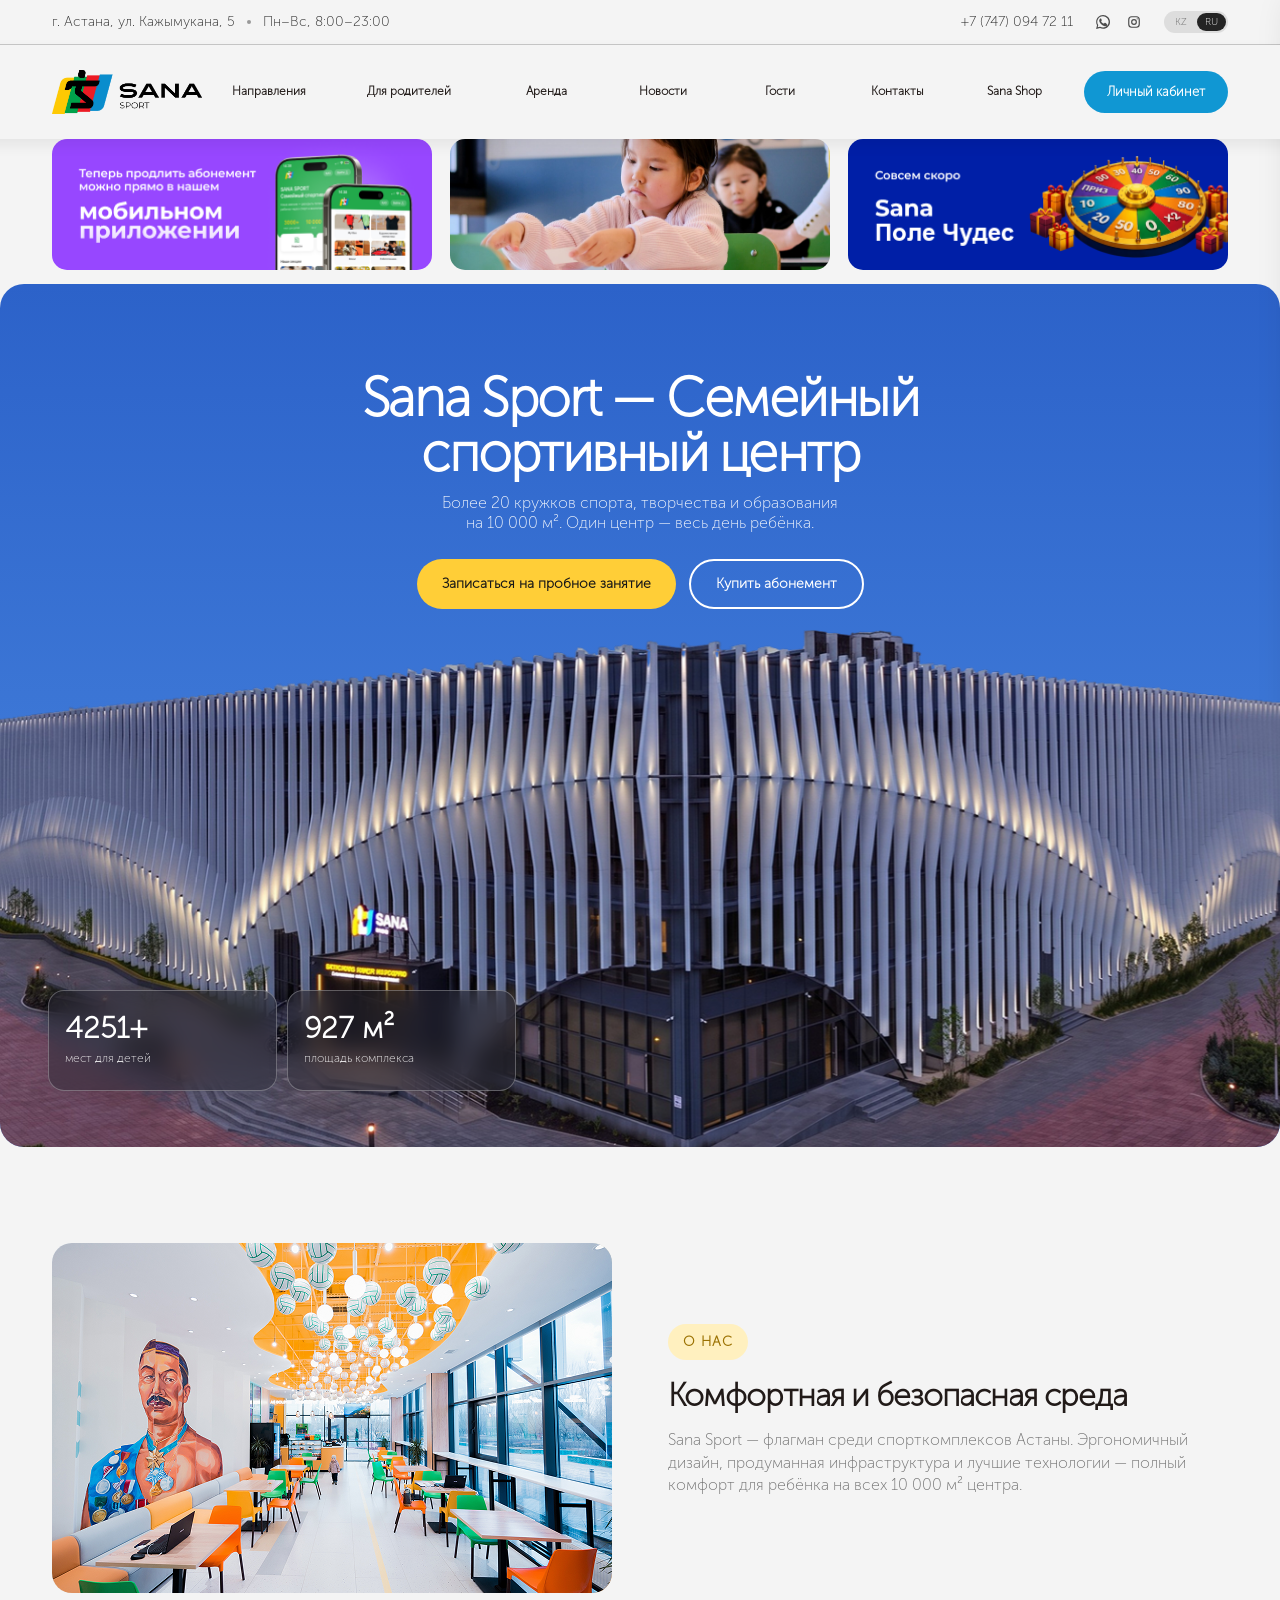
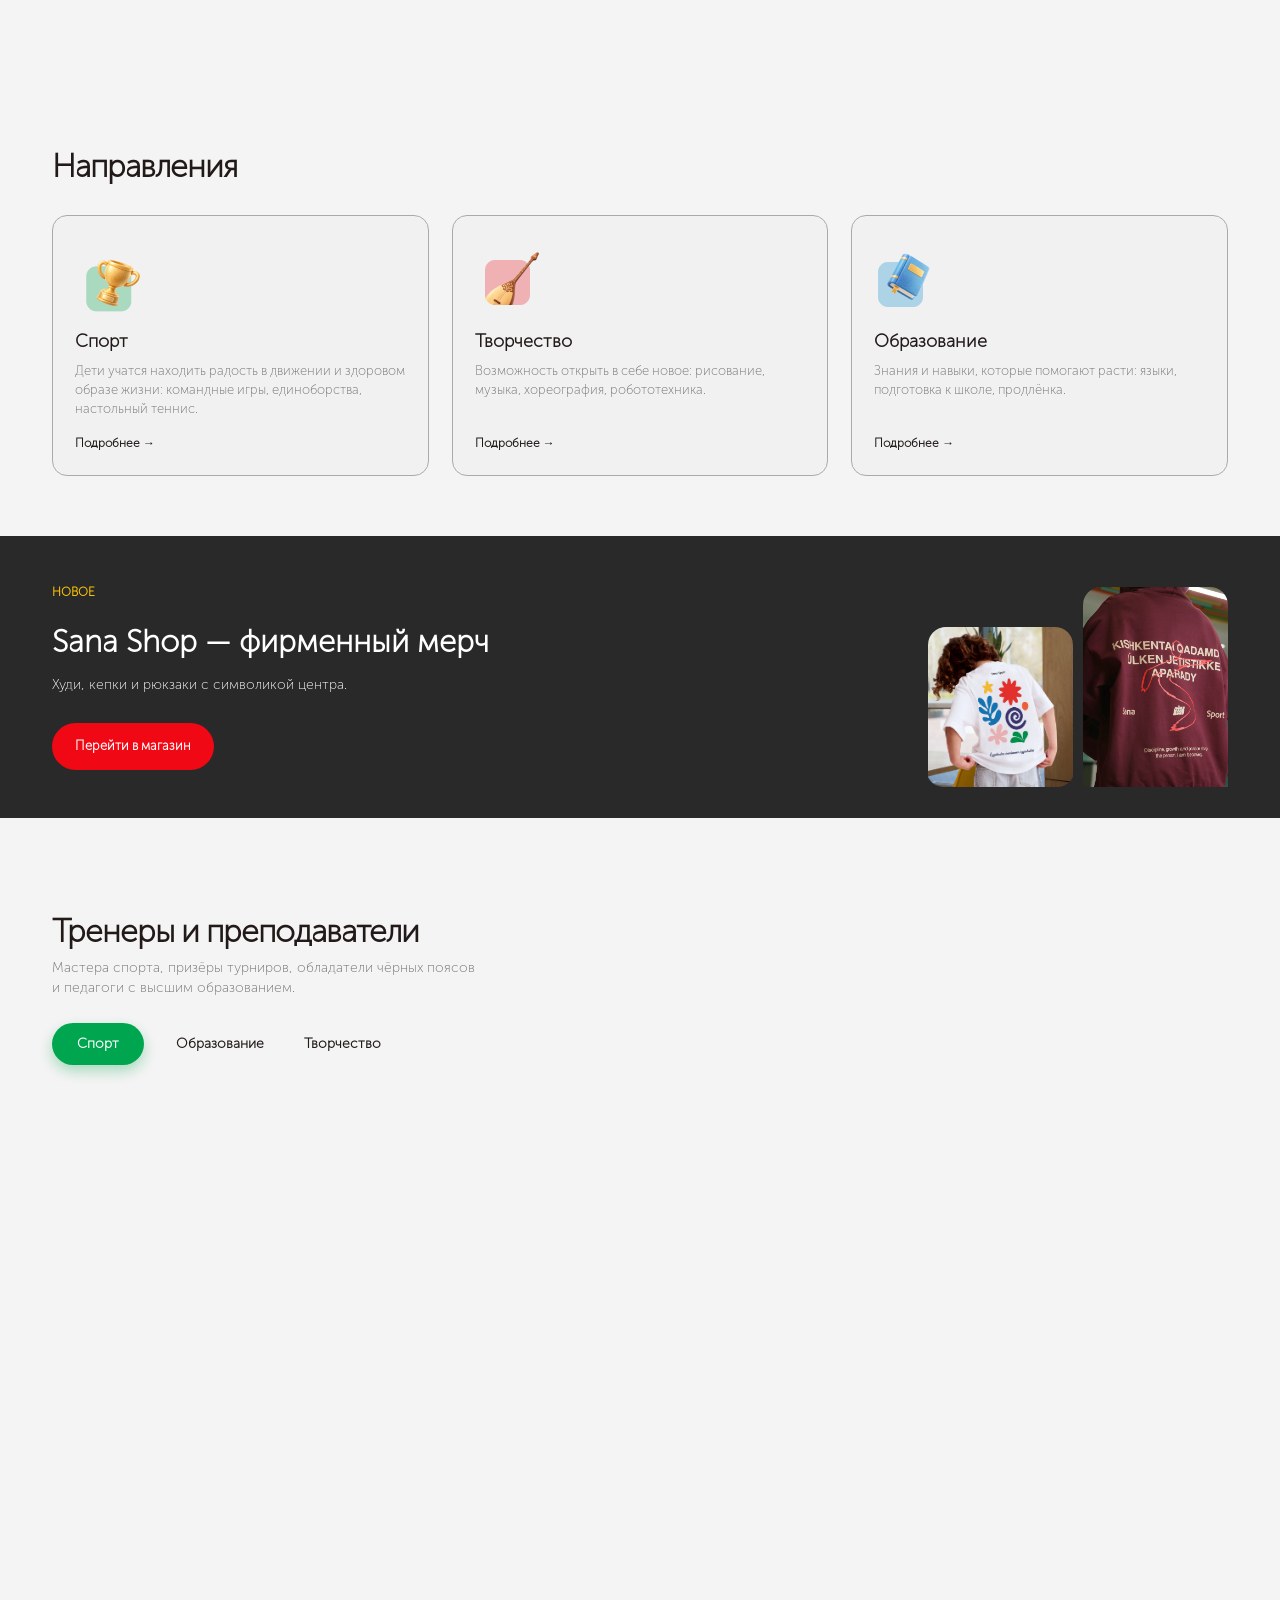
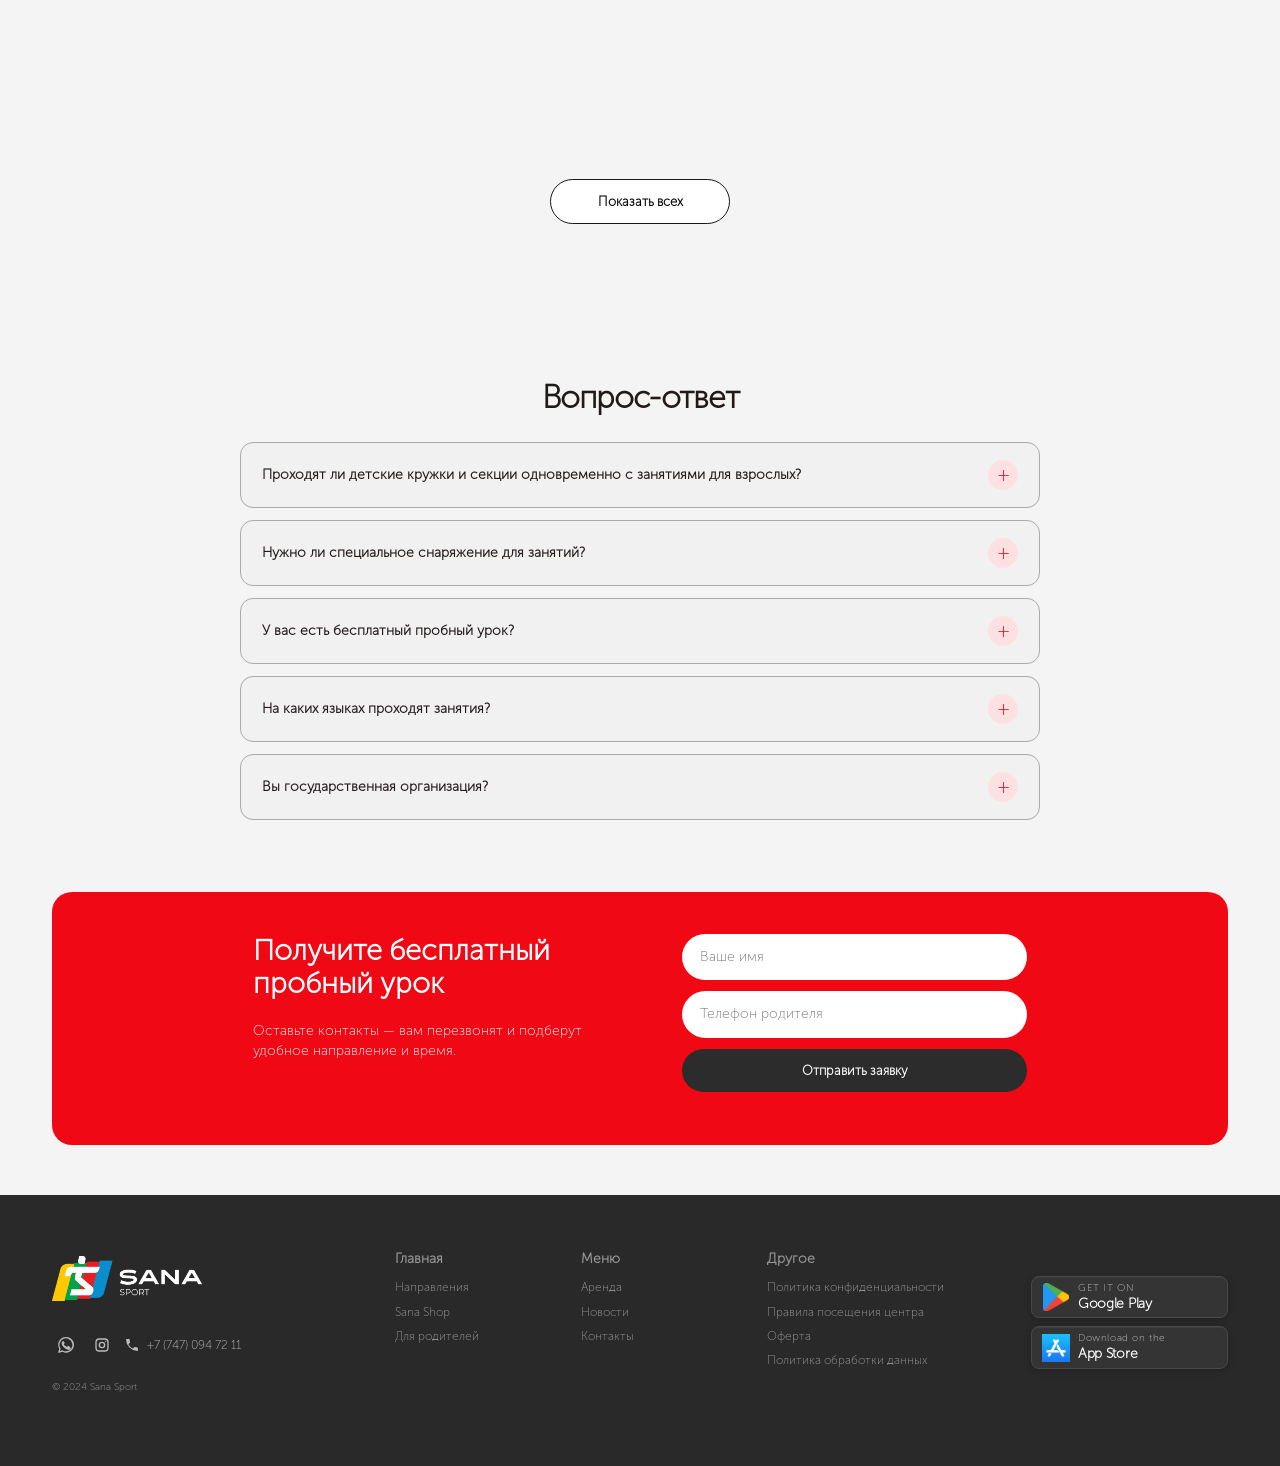
<file: index.html>
﻿<!doctype html>
<html lang="ru">
<head>
  <meta charset="UTF-8">
  <meta name="viewport" content="width=device-width, initial-scale=1.0">
  <meta name="description" content="Sana Sport — семейный спортивный центр в Астане">
  <title>Sana Sport — семейный спортивный центр</title>
  <link rel="stylesheet" href="styles.css?v=63">
</head>
<body>
  <div class="topbar">
    <div class="container topbar__inner">
      <span id="site-address">г. Астана, ул. Кажымукана, 5</span>
      <span class="topbar__dot"></span>
      <span>Пн–Вс, 8:00–23:00</span>
      <div class="topbar__right"><a id="site-phone" href="tel:+77470947211">+7 (747) 094 72 11</a><span class="social"><a class="social__link social__link--whatsapp" href="https://wa.me/77000701036" target="_blank" rel="noopener" aria-label="Написать в WhatsApp"><svg aria-hidden="true"><use href="images/social-icons.svg#whatsapp"></use></svg></a><a class="social__link social__link--instagram" href="https://www.instagram.com/sanasportkz/" target="_blank" rel="noopener" aria-label="Открыть Instagram Sana Sport"><svg aria-hidden="true"><use href="images/social-icons.svg#instagram"></use></svg></a></span><span class="languages">KZ <b>RU</b></span></div>
    </div>
  </div>

  <header class="header container">
    <a class="logo" href="#top" aria-label="Sana Sport">
      <img src="images/Group 80.png" alt="Sana Sport">
    </a>
    <button class="menu-toggle" aria-label="Открыть меню" aria-expanded="false">☰</button>
    <nav class="nav">
      <a href="directions.html">Направления</a><a href="parents.html">Для родителей</a><a href="rental.html">Аренда</a><a href="news.html">Новости</a><a href="guests.html">Гости</a><a href="contacts.html">Контакты</a><a href="shop.html">Sana Shop</a>
    </nav>
    <a class="button button--blue header__account" href="https://sanasportt.bitrix24.site/crm_form_v5jyf/" target="_blank" rel="noopener noreferrer">Личный кабинет</a>
  </header>

  <main id="top">
    <section class="promos container" aria-label="Промо-баннеры">
      <div class="promo promo--violet"></div>
      <div class="promo promo--blue"><div><small>Открыт набор<br>в группы</small><strong>дошкольного<br>образования</strong></div><div class="promo-sun">✦</div></div>
      <div class="promo promo--navy"><div><small>Совсем скоро</small><strong>Sana<br>Поле Чудес</strong></div><div class="wheel">✺</div></div>
    </section>

    <section class="hero-shell">
      <div class="visual visual--building" aria-hidden="true"><img src="images/hero-building.png" alt="" fetchpriority="high"></div>
      <div class="container hero">
        <div class="hero__copy"><h1 id="hero-title">Sana Sport — Семейный<br>спортивный центр</h1><p id="hero-description">Более 20 кружков спорта, творчества и образования<br>на 10 000 м². Один центр — весь день ребёнка.</p><div class="hero__actions"><a class="button button--blue" href="https://sanasportt.bitrix24.site/crm_form_v5jyf/" target="_blank" rel="noopener noreferrer">Записаться на пробное занятие</a><a class="button button--outline" href="tariffs.html">Купить абонемент</a></div></div>
        <a class="hero__scroll-hint" href="#about" aria-label="Листайте вниз">Листайте вниз</a>
      </div>
      <section class="stats" aria-label="Sana Sport в цифрах"><div class="container stats__grid"><div><strong data-count-to="5000" data-count-suffix="+">5000+</strong><span>мест для детей</span></div><div><strong data-count-to="10000" data-count-suffix=" м²" data-count-grouped>10 000 м²</strong><span>площадь комплекса</span></div><div><strong data-count-to="20" data-count-suffix="+">20+</strong><span>кружков и секций</span></div><div><strong data-count-to="10" data-count-suffix="+">10+</strong><span>направлений спорта</span></div><div><strong data-count-to="7" data-count-suffix="+">7+</strong><span>направлений творчества</span></div></div></section>
    </section>

    <section class="section container about" id="about"><div class="visual visual--lounge"><img src="images/waitingzone.png" alt="Зона ожидания Sana Sport" style="display:block;width:100%;height:100%;object-fit:cover"></div><div class="about__copy"><small class="eyebrow">О НАС</small><h2>Комфортная и безопасная среда</h2><p>Sana Sport — флагман среди спорткомплексов Астаны. Эргономичный дизайн, продуманная инфраструктура и лучшие технологии — полный комфорт для ребёнка на всех 10 000 м² центра.</p></div></section>

    <section class="section container" id="directions"><h2>Направления</h2><div class="direction-grid"><article class="info-card"><img src = "images/Frame 45.png"><h3>Спорт</h3><p>Дети учатся находить радость в движении и здоровом образе жизни: командные игры, единоборства, настольный теннис.</p><a href="directions.html#directions">Подробнее →</a></article><article class="info-card"><img src = "images/Frame 46.png"><h3>Творчество</h3><p>Возможность открыть в себе новое: рисование, музыка, хореография, робототехника.</p><a href="directions.html#directions">Подробнее →</a></article><article class="info-card"><img src = "images/Frame 47.png"><h3>Образование</h3><p>Знания и навыки, которые помогают расти: языки, подготовка к школе, продлёнка.</p><a href="directions.html#directions">Подробнее →</a></article></div></section>

    <script src="https://static.kuula.io/embed.js" data-kuula="https://kuula.co/share/collection/7cM7F?logo=-1&info=0&fs=1&vr=1&zoom=1&sd=1&autorotate=-0.12&autopalt=1&thumbs=1&alpha=0.69&inst=ru" data-width="100%" data-height="640px"></script>


    <section class="shop" id="shop"><div class="container shop__inner"><div><small class="eyebrow">НОВОЕ</small><h2>Sana Shop — фирменный мерч</h2><p>Худи, кепки и рюкзаки с символикой центра.</p><a class="button button--red" href="shop.html">Перейти в магазин</a></div><div class="shop-products"><img src="images/Rectangle 7.png" alt="Футболка Sana Sport"><img src="images/Rectangle 8.png" alt="Худи Sana Sport"></div></div></section>

    <section class="section container trainers" id="parents">
      <h2>Тренеры и преподаватели</h2>
      <p>Мастера спорта, призёры турниров, обладатели чёрных поясов<br>и педагоги с высшим образованием.</p>
      <div class="tabs" role="tablist" aria-label="Категории тренеров">
        <button class="tab is-active" data-trainer-filter="sport" role="tab" aria-selected="true">Спорт</button>
        <button class="tab" data-trainer-filter="education" role="tab" aria-selected="false">Образование</button>
        <button class="tab" data-trainer-filter="creative" role="tab" aria-selected="false">Творчество</button>
      </div>
      <div class="trainer-grid" id="trainer-grid">
        <article data-trainer-category="sport"><img class="trainer-photo" src="images/sport_coaches/achikeev_iskander.jpg" alt="Ачикеев Искандер" loading="lazy"><h3>Ачикеев Искандер</h3><p>Спорт</p></article>
        <article data-trainer-category="sport"><img class="trainer-photo" src="images/sport_coaches/akhmetov_daniyar.jpeg" alt="Ахметов Данияр" loading="lazy"><h3>Ахметов Данияр</h3><p>Спорт</p></article>
        <article data-trainer-category="sport"><img class="trainer-photo" src="images/sport_coaches/akhmetov_kurman.jpg" alt="Ахметов Курман" loading="lazy"><h3>Ахметов Курман</h3><p>Спорт</p></article>
        <article data-trainer-category="sport"><img class="trainer-photo" src="images/sport_coaches/akylzhan_adilhan.jpg" alt="Акылжан Адильхан" loading="lazy"><h3>Акылжан Адильхан</h3><p>Спорт</p></article>
        <article data-trainer-category="sport"><img class="trainer-photo" src="images/sport_coaches/alimbayev_amangeldi.jpg" alt="Алимбаев Амангельды" loading="lazy"><h3>Алимбаев Амангельды</h3><p>Спорт</p></article>
        <article data-trainer-category="sport"><img class="trainer-photo" src="images/sport_coaches/alkhanov_slanbek.jpg" alt="Альханов Сланбек" loading="lazy"><h3>Альханов Сланбек</h3><p>Спорт</p></article>
        <article data-trainer-category="sport"><img class="trainer-photo" src="images/sport_coaches/gerassimenko_aleksandr.jpg" alt="Герасименко Александр" loading="lazy"><h3>Герасименко Александр</h3><p>Спорт</p></article>
        <article data-trainer-category="sport"><img class="trainer-photo" src="images/sport_coaches/gerassimenko_timofei.jpeg" alt="Герасименко Тимофей" loading="lazy"><h3>Герасименко Тимофей</h3><p>Спорт</p></article>
        <article data-trainer-category="sport"><img class="trainer-photo" src="images/sport_coaches/hairushev_bekzat.jpeg" alt="Хайрушев Бекзат" loading="lazy"><h3>Хайрушев Бекзат</h3><p>Спорт</p></article>
        <article data-trainer-category="sport"><img class="trainer-photo" src="images/sport_coaches/ilsatov_dauletkhan.jpg" alt="Ильсатов Даулетхан" loading="lazy"><h3>Ильсатов Даулетхан</h3><p>Спорт</p></article>
        <article data-trainer-category="sport"><img class="trainer-photo" src="images/sport_coaches/kabdulov_arsen.jpg" alt="Кабдулов Арсен" loading="lazy"><h3>Кабдулов Арсен</h3><p>Спорт</p></article>
        <article data-trainer-category="sport"><img class="trainer-photo" src="images/sport_coaches/kairov_ilyas.jpg" alt="Каиров Ильяс" loading="lazy"><h3>Каиров Ильяс</h3><p>Спорт</p></article>
        <article data-trainer-category="sport"><img class="trainer-photo" src="images/sport_coaches/korzhov_vladimir.jpg" alt="Коржов Владимир" loading="lazy"><h3>Коржов Владимир</h3><p>Спорт</p></article>
        <article data-trainer-category="sport"><img class="trainer-photo" src="images/sport_coaches/musaev_askhat.jpg" alt="Мусаев Асхат" loading="lazy"><h3>Мусаев Асхат</h3><p>Спорт</p></article>
        <article data-trainer-category="sport"><img class="trainer-photo" src="images/sport_coaches/polorotova_yana.jpg" alt="Полоротова Яна" loading="lazy"><h3>Полоротова Яна</h3><p>Спорт</p></article>
        <article data-trainer-category="sport"><img class="trainer-photo" src="images/sport_coaches/rakhymberdi_namazbay.jpg" alt="Рахымберди Намазбай" loading="lazy"><h3>Рахымберди Намазбай</h3><p>Спорт</p></article>
        <article data-trainer-category="sport"><img class="trainer-photo" src="images/sport_coaches/ramazanov_kabyl.jpg" alt="Рамазанов Кабыл" loading="lazy"><h3>Рамазанов Кабыл</h3><p>Спорт</p></article>
        <article data-trainer-category="sport"><img class="trainer-photo" src="images/sport_coaches/savchenko_artur.jpg" alt="Савченко Артур" loading="lazy"><h3>Савченко Артур</h3><p>Спорт</p></article>
        <article data-trainer-category="sport"><img class="trainer-photo" src="images/sport_coaches/serikova_aruzhan.jpg" alt="Серикова Аружан" loading="lazy"><h3>Серикова Аружан</h3><p>Спорт</p></article>
        <article data-trainer-category="sport"><img class="trainer-photo" src="images/sport_coaches/strikhar_vladimir.jpg" alt="Стрихар Владимир" loading="lazy"><h3>Стрихар Владимир</h3><p>Спорт</p></article>
        <article data-trainer-category="sport"><img class="trainer-photo" src="images/sport_coaches/tabazharov_arman.jpg" alt="Табажаров Арман" loading="lazy"><h3>Табажаров Арман</h3><p>Спорт</p></article>
        <article data-trainer-category="sport"><img class="trainer-photo" src="images/sport_coaches/tazhiyev_nursultan.jpg" alt="Тажиев Нурсултан" loading="lazy"><h3>Тажиев Нурсултан</h3><p>Спорт</p></article>
        <article data-trainer-category="sport"><img class="trainer-photo" src="images/sport_coaches/zhevid_svyatoslav.jpg" alt="Жевидь Святослав" loading="lazy"><h3>Жевидь Святослав</h3><p>Спорт</p></article>
        <article data-trainer-category="sport"><img class="trainer-photo" src="images/sport_coaches/zhumash_laura.jpg" alt="Жумаш Лаура" loading="lazy"><h3>Жумаш Лаура</h3><p>Спорт</p></article>
        <article data-trainer-category="education"><img class="trainer-photo" src="images/education_teachers/agybayev_sanzhar.jpg" alt="Агыбаев Санжар" loading="lazy"><h3>Агыбаев Санжар</h3><p>Образование</p></article>
        <article data-trainer-category="education"><img class="trainer-photo" src="images/education_teachers/cherpityak_viloetta.jpg" alt="Черпитяк Виолетта" loading="lazy"><h3>Черпитяк Виолетта</h3><p>Образование</p></article>
        <article data-trainer-category="education"><img class="trainer-photo" src="images/education_teachers/kapanova_balsaya.jpg" alt="Капанова Балсая" loading="lazy"><h3>Капанова Балсая</h3><p>Образование</p></article>
        <article data-trainer-category="education"><img class="trainer-photo" src="images/education_teachers/kaziyeva_aidana.jpg" alt="Казиева Айдана" loading="lazy"><h3>Казиева Айдана</h3><p>Образование</p></article>
        <article data-trainer-category="education"><img class="trainer-photo" src="images/education_teachers/khamzina_samira.jpg" alt="Хамзина Самира" loading="lazy"><h3>Хамзина Самира</h3><p>Образование</p></article>
        <article data-trainer-category="education"><img class="trainer-photo" src="images/education_teachers/kobenova_zamzagul.jpg" alt="Кобенова Замзагуль" loading="lazy"><h3>Кобенова Замзагуль</h3><p>Образование</p></article>
        <article data-trainer-category="education creative"><img class="trainer-photo" src="images/education_teachers/mukhtar_ramazan.jpg" alt="Мухтар Рамазан" loading="lazy"><h3>Мухтар Рамазан</h3><p>Образование и творчество</p></article>
        <article data-trainer-category="education"><img class="trainer-photo" src="images/education_teachers/shaikenova_kymbat.jpg" alt="Шайкенова Кымбат" loading="lazy"><h3>Шайкенова Кымбат</h3><p>Образование</p></article>
        <article data-trainer-category="creative"><img class="trainer-photo" src="images/art_teachers/andyrova_yaroslava.jpg" alt="Андирова Ярослава" loading="lazy"><h3>Андирова Ярослава</h3><p>Творчество</p></article>
        <article data-trainer-category="creative"><img class="trainer-photo" src="images/art_teachers/botakoziyeva_madina.jpg" alt="Ботакозиева Мадина" loading="lazy"><h3>Ботакозиева Мадина</h3><p>Творчество</p></article>
        <article data-trainer-category="creative"><img class="trainer-photo" src="images/art_teachers/khalikov_ilya.jpg" alt="Халиков Илья" loading="lazy"><h3>Халиков Илья</h3><p>Творчество</p></article>
        <article data-trainer-category="creative"><img class="trainer-photo" src="images/art_teachers/kogildir_kuzenkyzy.jpg" alt="Когильдир Кузенкызы" loading="lazy"><h3>Когильдир Кузенкызы</h3><p>Творчество</p></article>
        <article data-trainer-category="creative"><img class="trainer-photo" src="images/art_teachers/kozhakhmet_ayaulym.jpg" alt="Кожахмет Аяулым" loading="lazy"><h3>Кожахмет Аяулым</h3><p>Творчество</p></article>
        <article data-trainer-category="creative"><img class="trainer-photo" src="images/art_teachers/makanova_inkar.jfif" alt="Маканова Инкар" loading="lazy"><h3>Маканова Инкар</h3><p>Творчество</p></article>
        <article data-trainer-category="creative"><img class="trainer-photo" src="images/art_teachers/masagutova_assyl.jpg" alt="Масагутова Асыл" loading="lazy"><h3>Масагутова Асыл</h3><p>Творчество</p></article>
        <article data-trainer-category="creative"><img class="trainer-photo" src="images/art_teachers/narenova_aizhan.jpg" alt="Наренова Айжан" loading="lazy"><h3>Наренова Айжан</h3><p>Творчество</p></article>
        <article data-trainer-category="creative"><img class="trainer-photo" src="images/art_teachers/sovetkanova_meraya.jpg" alt="Советканова Мерая" loading="lazy"><h3>Советканова Мерая</h3><p>Творчество</p></article>
        <article data-trainer-category="creative"><img class="trainer-photo" src="images/art_teachers/zhanatbekova_zere.jpg" alt="Жанатбекова Зере" loading="lazy"><h3>Жанатбекова Зере</h3><p>Творчество</p></article>
      </div>
      <button class="button button--outline trainer-toggle" id="trainer-toggle" type="button" aria-controls="trainer-grid" aria-expanded="false">Показать всех</button>
    </section>

    <section class="faq section container" id="faq"><h2>Вопрос-ответ</h2><div class="faq-list"><details open><summary>Проходят ли детские кружки и секции одновременно с занятиями для взрослых? <b>−</b></summary><p>Да, расписание разделено по залам и времени — дети и взрослые не пересекаются на площадках.</p></details><details><summary>Нужно ли специальное снаряжение для занятий? <b>+</b></summary><p>На первом занятии всё необходимое оборудование предоставляется центром.</p></details><details><summary>У вас есть бесплатный пробный урок? <b>+</b></summary><p>Да, оставьте заявку, и администратор подберёт удобное направление.</p></details><details><summary>На каких языках проходят занятия? <b>+</b></summary><p>Занятия проходят на русском и казахском языках.</p></details><details><summary>Вы государственная организация? <b>+</b></summary><p>Sana Sport — частный семейный спортивный центр.</p></details></div></section>

    <section class="contact container" id="contact"><div><h2>Получите бесплатный<br>пробный урок</h2><p>Оставьте контакты — вам перезвонят и подберут<br>удобное направление и время.</p></div><form action="https://sanasportt.bitrix24.site/crm_form_v5jyf/" method="get" target="_blank" rel="noopener noreferrer"><input type="text" placeholder="Ваше имя" required><input type="tel" placeholder="Телефон родителя" required><button class="button button--dark" type="submit">Отправить заявку</button><span class="form-status" role="status"></span></form></section>
  </main>

  <aside class="admin-panel" id="admin-panel" aria-hidden="true">
    <div class="admin-panel__header"><div><small>ПАНЕЛЬ УПРАВЛЕНИЯ</small><h2>Наполнение сайта</h2></div><button class="admin-close" id="admin-close" type="button" aria-label="Закрыть">×</button></div>
    <p class="admin-note">Изменения сохраняются в этом браузере. Фотографии можно добавить в формате JPG, PNG или WebP.</p>
    <form id="admin-form">
      <label>Заголовок на первом экране<textarea name="heroTitle" rows="2"></textarea></label>
      <label>Описание<textarea name="heroDescription" rows="3"></textarea></label>
      <label>Адрес<input name="address" type="text"></label>
      <label>Телефон<input name="phone" type="text"></label>
      <div class="admin-upload"><label>Фото первого экрана<input name="heroImage" type="file" accept="image/*"></label><button class="admin-remove" data-image="heroImage" type="button">Убрать фото</button></div>
      <div class="admin-upload"><label>Фото блока «О нас»<input name="aboutImage" type="file" accept="image/*"></label><button class="admin-remove" data-image="aboutImage" type="button">Убрать фото</button></div>
      <div class="admin-actions"><button class="button button--blue" type="submit">Сохранить изменения</button><button class="admin-reset" id="admin-reset" type="button">Сбросить</button></div>
      <span class="admin-status" id="admin-status" role="status"></span>
    </form>
  </aside>
  <div class="trainer-modal" id="trainer-modal" role="dialog" aria-modal="true" aria-labelledby="trainer-modal-name" aria-hidden="true"><div class="trainer-modal__dialog"><button class="trainer-modal__close" id="trainer-modal-close" type="button" aria-label="Закрыть">×</button><div class="trainer-modal__avatar" id="trainer-modal-avatar"></div><div class="trainer-modal__content"><small>КОМАНДА SANA SPORT</small><h2 id="trainer-modal-name"></h2><p id="trainer-modal-role"></p><div class="trainer-modal__details" id="trainer-modal-details" hidden><section aria-labelledby="trainer-modal-roles-heading" id="trainer-modal-roles-section"><h3 id="trainer-modal-roles-heading">Должность</h3><div id="trainer-modal-roles"></div></section><section aria-labelledby="trainer-modal-achievements-heading" id="trainer-modal-achievements-section"><h3 id="trainer-modal-achievements-heading">Достижения</h3><div id="trainer-modal-achievements"></div></section></div><a class="button button--red" href="https://sanasportt.bitrix24.site/crm_form_v5jyf/" target="_blank" rel="noopener noreferrer">Связаться с нами</a></div></div></div>

  <footer class="footer"><div class="container footer__grid"><div><a class="logo logo--light" href="#top"><img src="images/Group 102.png" alt="Sana Sport"></a><div class="footer-social">◉　◎　◌</div><small>© 2024 Sana Sport</small></div><div><h4>Главная</h4><a href="directions.html">Направления</a><a href="shop.html">Sana Shop</a><a href="parents.html">Для родителей</a></div><div><h4>Меню</h4><a href="#shop">Аренда</a><a href="news.html">Новости</a><a href="contacts.html">Контакты</a></div><div><h4>Другое</h4><a href="privacy.html" target="_blank" rel="noopener noreferrer">Политика конфиденциальности</a><a href="rules.html" target="_blank" rel="noopener noreferrer">Правила посещения центра</a><a href="public-offer.html" target="_blank" rel="noopener noreferrer">Оферта</a><a href="privacy.html" target="_blank" rel="noopener noreferrer">Политика обработки данных</a></div><div class="footer__stores"><div class="footer__download-actions"><a class="store-badge store-badge--google" href="https://play.google.com/store/apps/details?id=kz.sanasport.app&pli=1" target="_blank" rel="noopener noreferrer" aria-label="Скачать в Google Play"><img class="store-badge__icon" src="images/google-play.png" alt="Google Play"><span class="store-badge__meta"><small>GET IT ON</small><strong>Google Play</strong></span></a><a class="store-badge store-badge--apple" href="https://apps.apple.com/kz/app/sanasport/id6756905506" target="_blank" rel="noopener noreferrer" aria-label="Скачать в App Store"><img class="store-badge__icon" src="images/app-store.png" alt="App Store"><span class="store-badge__meta"><small>Download on the</small><strong>App Store</strong></span></a></div></div></footer>
  <script src="trainer-profiles.js?v=2"></script>
  <script src="script.js?v=27"></script>
</body>
</html>
</file>
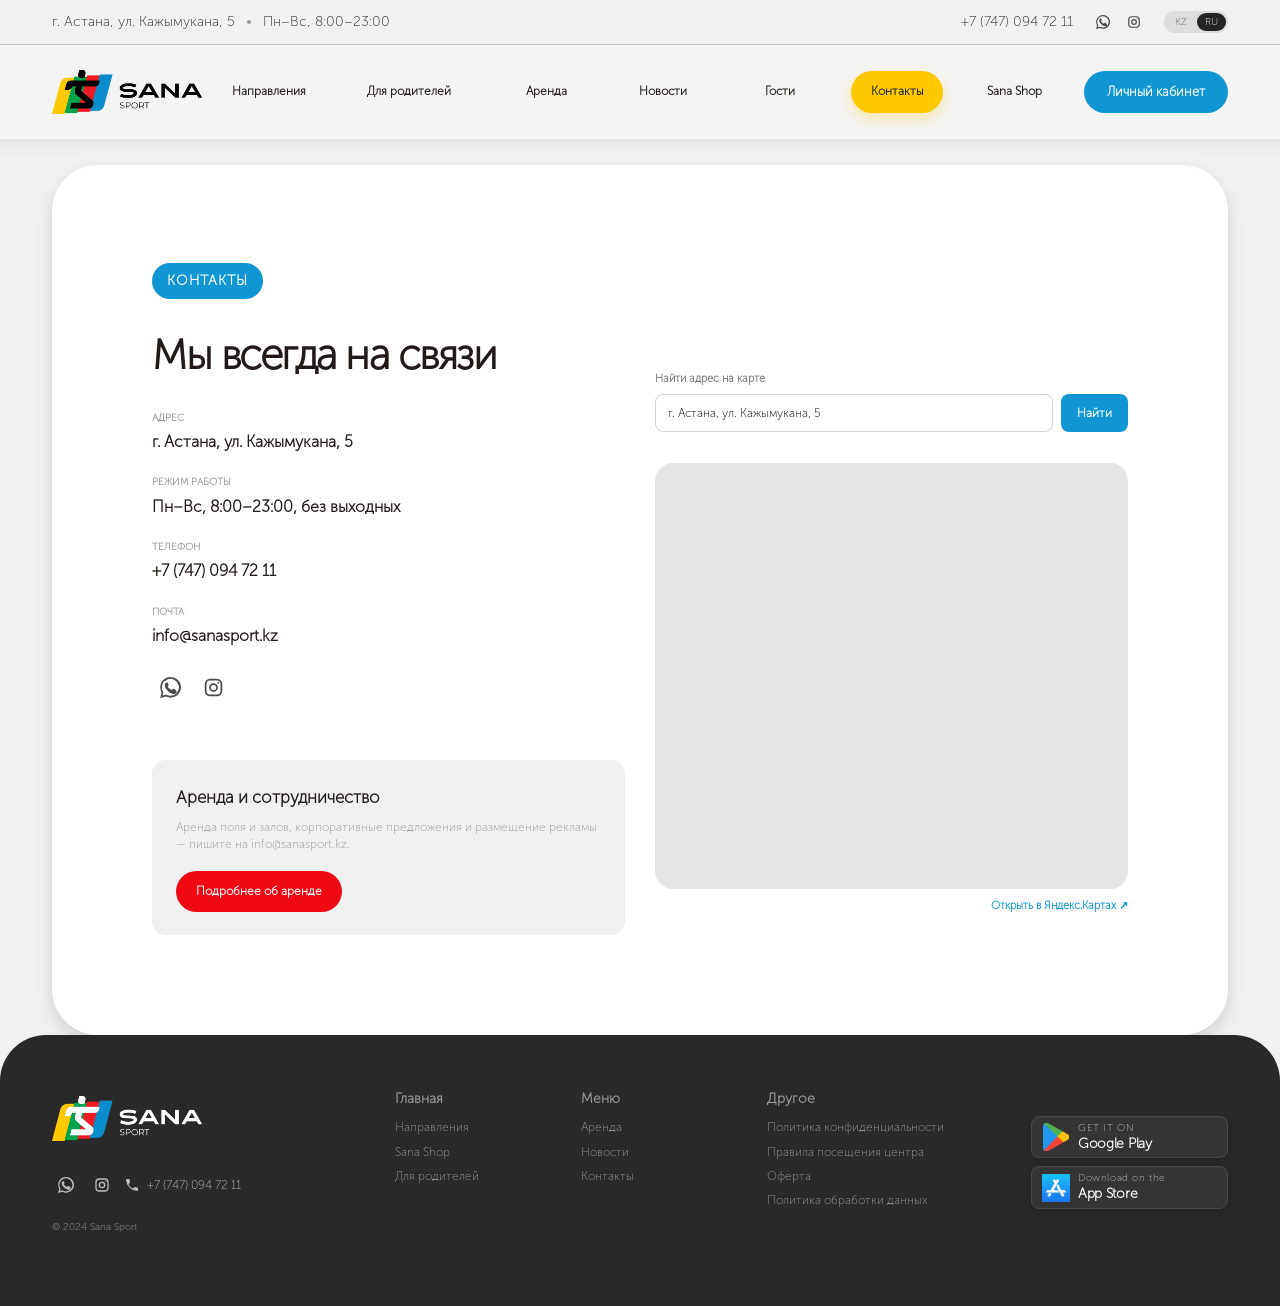
<file: contacts.html>
﻿<!doctype html>
<html lang="ru">
<head>
  <meta charset="UTF-8">
  <meta name="viewport" content="width=device-width, initial-scale=1.0">
  <meta name="description" content="Контакты Sana Sport">
  <title>Контакты — Sana Sport</title>
  <link rel="stylesheet" href="styles.css?v=63">
</head>
<body class="contacts-page">
  <div class="topbar"><div class="container topbar__inner"><span>г. Астана, ул. Кажымукана, 5</span><span class="topbar__dot"></span><span>Пн–Вс, 8:00–23:00</span><div class="topbar__right"><a href="tel:+77470947211">+7 (747) 094 72 11</a><span class="social">◉　◎</span><span class="languages">KZ <b>RU</b></span></div></div></div>
  <header class="header container"><a class="logo" href="index.html#top" aria-label="Sana Sport">
      <img src="images/Group 80.png" alt="Sana Sport">
    </a>    <button class="menu-toggle" aria-label="Открыть меню" aria-expanded="false">☰</button>    <nav class="nav"><a href="directions.html">Направления</a><a href="parents.html">Для родителей</a><a href="rental.html">Аренда</a><a href="news.html">Новости</a><a href="guests.html">Гости</a><a class="is-current" href="contacts.html">Контакты</a><a href="shop.html">Sana Shop</a></nav><a class="button button--blue header__account" href="https://sanasportt.bitrix24.site/crm_form_v5jyf/" target="_blank" rel="noopener noreferrer">Личный кабинет</a></header>

  <main>
    <section class="contacts-card container"><div class="contacts-copy"><small class="eyebrow">КОНТАКТЫ</small><h1>Мы всегда на связи</h1><dl><div><dt>АДРЕС</dt><dd id="contact-address">г. Астана, ул. Кажымукана, 5</dd></div><div><dt>РЕЖИМ РАБОТЫ</dt><dd>Пн–Вс, 8:00–23:00, без выходных</dd></div><div><dt>ТЕЛЕФОН</dt><dd><a href="tel:+77470947211">+7 (747) 094 72 11</a></dd></div><div><dt>ПОЧТА</dt><dd><a href="mailto:info@sanasport.kz">info@sanasport.kz</a></dd></div></dl><div class="rental-box"><h2>Аренда и сотрудничество</h2><p>Аренда поля и залов, корпоративные предложения и размещение рекламы — пишите на info@sanasport.kz.</p><a class="button button--red" href="mailto:info@sanasport.kz?subject=Sana%20Sport%20-%20аренда">Подробнее об аренде</a></div></div><div class="contacts-map-wrap"><div class="map-search"><label for="map-address">Найти адрес на карте</label><div><input id="map-address" type="text" value="г. Астана, ул. Кажымукана, 5" placeholder="Введите адрес"><button id="map-search-button" type="button">Найти</button></div><span id="map-status" role="status"></span></div><iframe id="contact-map" title="Карта Sana Sport" src="https://yandex.ru/map-widget/v1/?text=%D0%90%D1%81%D1%82%D0%B0%D0%BD%D0%B0%2C%20%D1%83%D0%BB.%20%D0%9A%D0%B0%D0%B6%D1%8B%D0%BC%D1%83%D0%BA%D0%B0%D0%BD%D0%B0%2C%205&z=16" loading="lazy" allowfullscreen></iframe><a class="map-external" id="map-external" href="https://yandex.ru/maps/?text=%D0%90%D1%81%D1%82%D0%B0%D0%BD%D0%B0%2C%20%D1%83%D0%BB.%20%D0%9A%D0%B0%D0%B6%D1%8B%D0%BC%D1%83%D0%BA%D0%B0%D0%BD%D0%B0%2C%205" target="_blank" rel="noopener">Открыть в Яндекс.Картах ↗</a></div></section>
  </main>

  <footer class="footer"><div class="container footer__grid"><div><a class="logo logo--light" href="index.html#top"><img src="images/Group 102.png" alt="Sana Sport"></a><div class="footer-social">◉　◎　◌</div><small>© 2024 Sana Sport</small></div><div><h4>Главная</h4><a href="directions.html">Направления</a><a href="shop.html">Sana Shop</a><a href="parents.html">Для родителей</a></div><div><h4>Меню</h4><a href="index.html#shop">Аренда</a><a href="news.html">Новости</a><a href="contacts.html">Контакты</a></div><div><h4>Другое</h4><a href="privacy.html" target="_blank" rel="noopener noreferrer">Политика конфиденциальности</a><a href="rules.html" target="_blank" rel="noopener noreferrer">Правила посещения центра</a><a href="public-offer.html" target="_blank" rel="noopener noreferrer">Оферта</a><a href="privacy.html" target="_blank" rel="noopener noreferrer">Политика обработки данных</a></div><div class="footer__stores"><div class="footer__download-actions"><a class="store-badge store-badge--google" href="https://play.google.com/store/apps/details?id=kz.sanasport.app&pli=1" target="_blank" rel="noopener noreferrer" aria-label="Скачать в Google Play"><img class="store-badge__icon" src="images/google-play.png" alt="Google Play"><span class="store-badge__meta"><small>GET IT ON</small><strong>Google Play</strong></span></a><a class="store-badge store-badge--apple" href="https://apps.apple.com/kz/app/sanasport/id6756905506" target="_blank" rel="noopener noreferrer" aria-label="Скачать в App Store"><img class="store-badge__icon" src="images/app-store.png" alt="App Store"><span class="store-badge__meta"><small>Download on the</small><strong>App Store</strong></span></a></div></div></footer>
  <script src="script.js?v=27"></script>
</body>
</html>
</file>
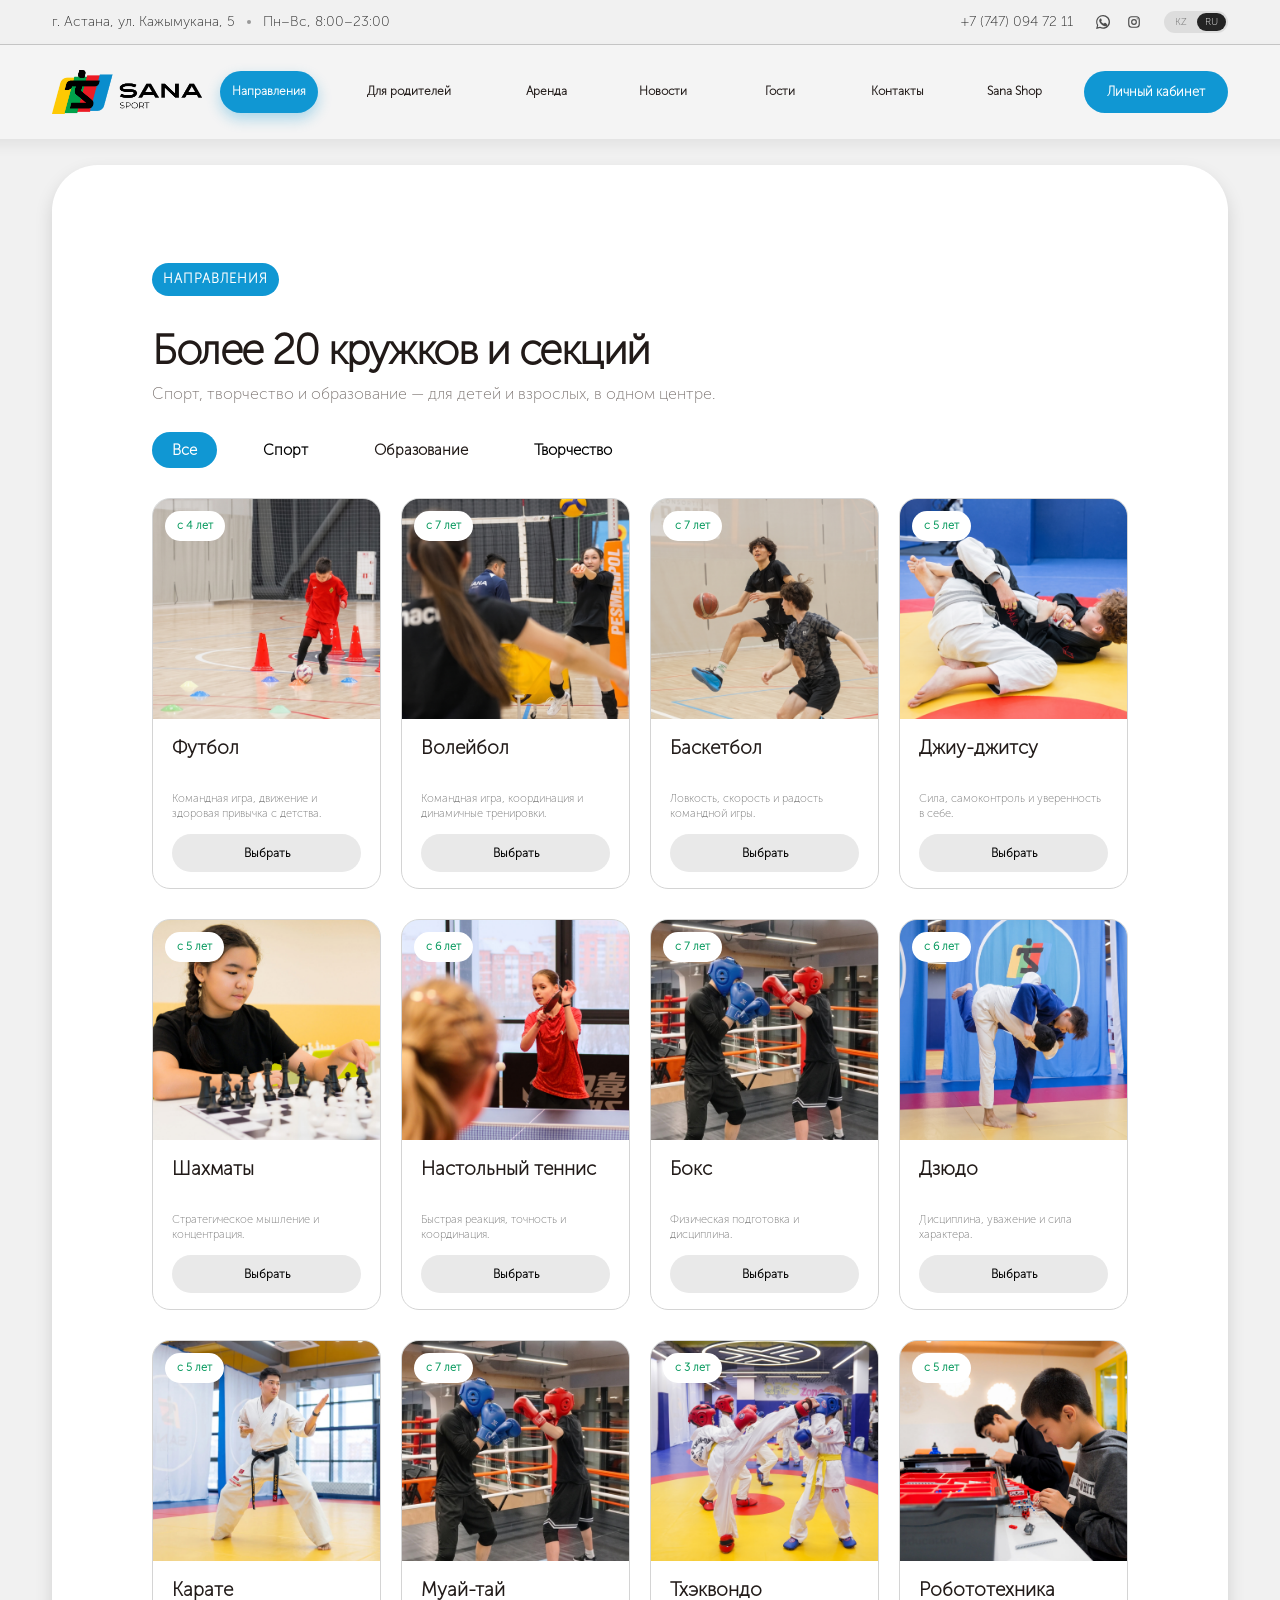
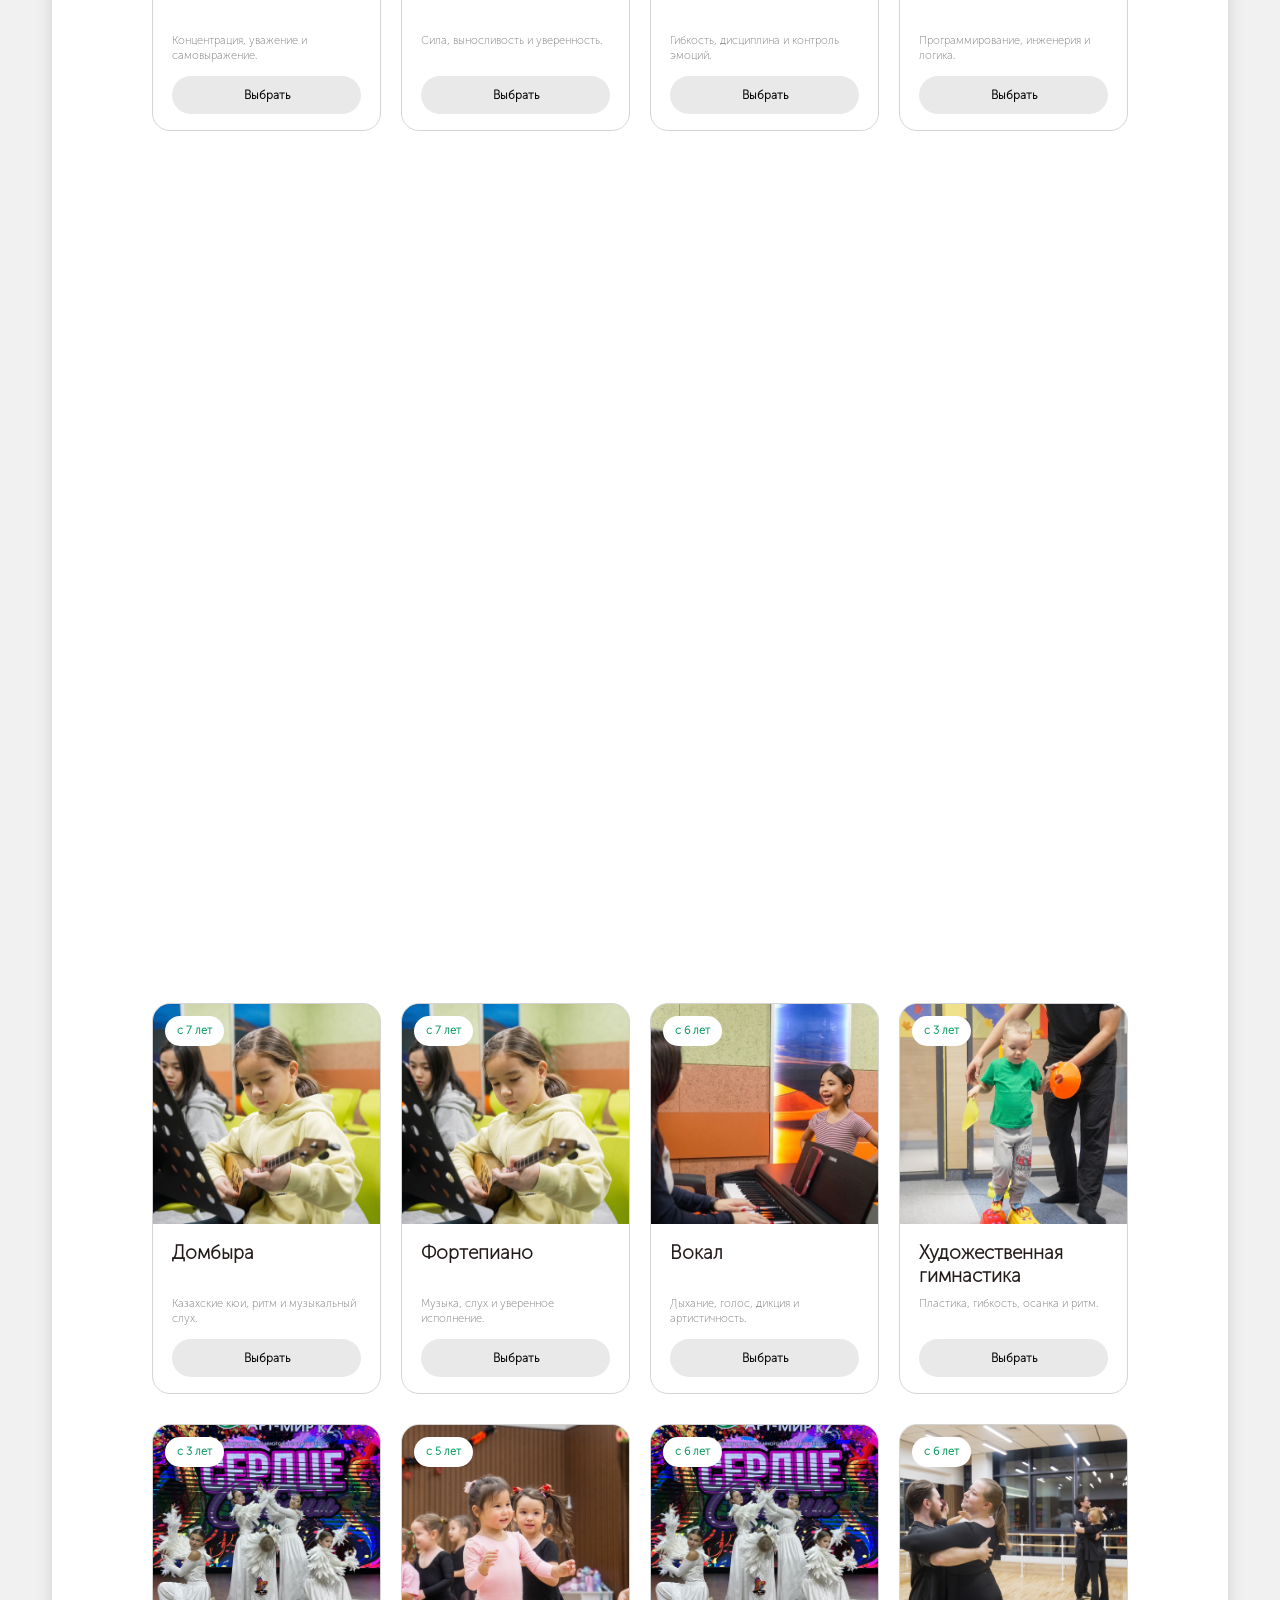
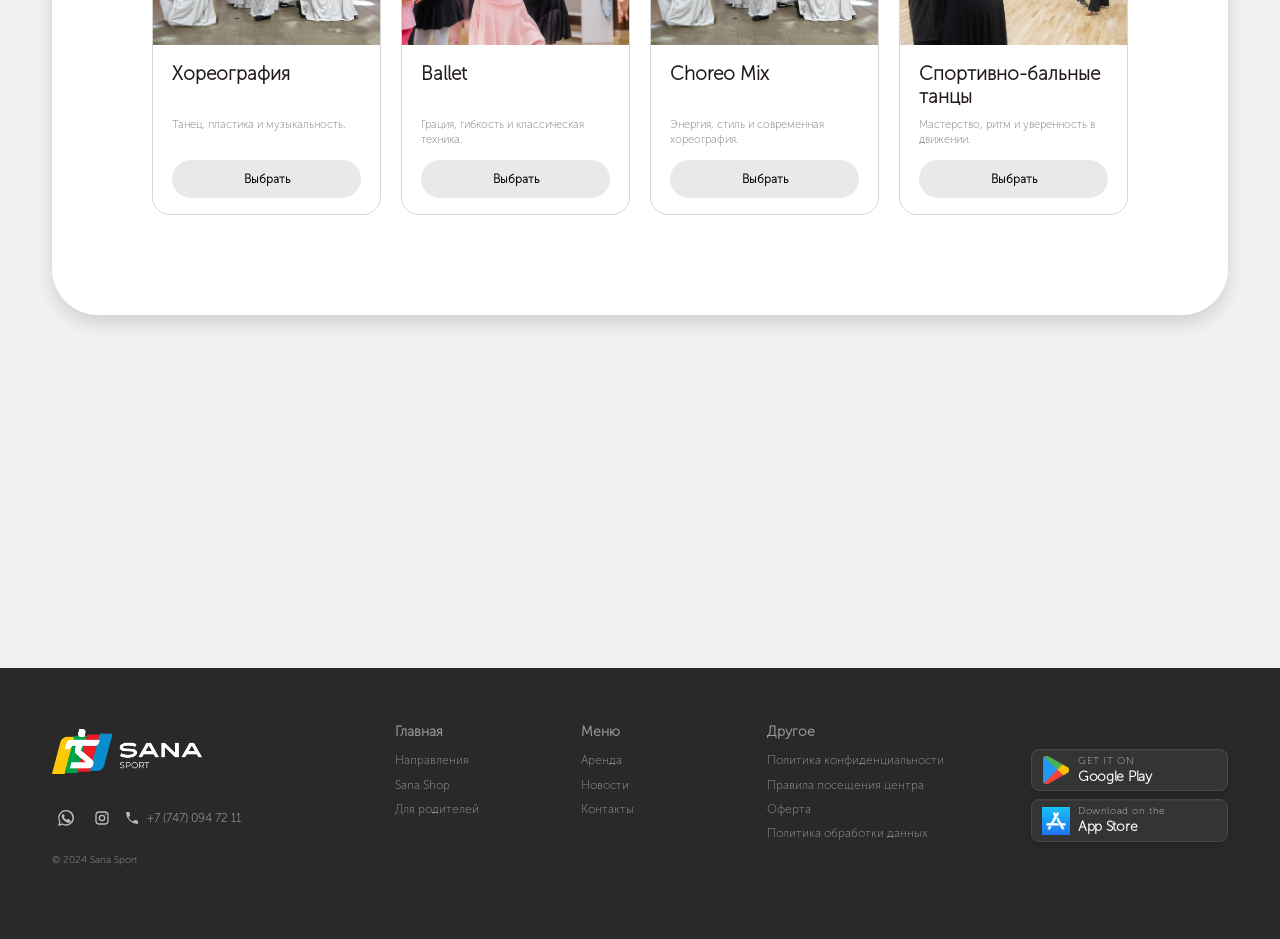
<file: directions.html>
﻿<!doctype html>
<html lang="ru">
<head>
  <meta charset="UTF-8">
  <meta name="viewport" content="width=device-width, initial-scale=1.0">
  <meta name="description" content="Кружки и секции Sana Sport">
  <title>Направления — Sana Sport</title>
  <link rel="stylesheet" href="styles.css?v=65">
</head>
<body class="directions-page">
  <div class="topbar"><div class="container topbar__inner"><span>г. Астана, ул. Кажымукана, 5</span><span class="topbar__dot"></span><span>Пн–Вс, 8:00–23:00</span><div class="topbar__right"><a href="tel:+77470947211">+7 (747) 094 72 11</a><span class="social">◉　◎</span><span class="languages">KZ <b>RU</b></span></div></div></div>
  <header class="header container"><a class="logo" href="index.html#top" aria-label="Sana Sport">
      <img src="images/Group 80.png" alt="Sana Sport">
    </a>    <button class="menu-toggle" aria-label="Открыть меню" aria-expanded="false">☰</button>    <nav class="nav"><a class="is-current" href="directions.html">Направления</a><a href="parents.html">Для родителей</a><a href="rental.html">Аренда</a><a href="news.html">Новости</a><a href="guests.html">Гости</a><a href="contacts.html">Контакты</a><a href="shop.html">Sana Shop</a></nav><a class="button button--blue header__account" href="https://sanasportt.bitrix24.site/crm_form_v5jyf/" target="_blank" rel="noopener noreferrer">Личный кабинет</a></header>

  <main>
    <section class="directions-hero container" id="directions"><div class="directions-heading"><small class="eyebrow">НАПРАВЛЕНИЯ</small><h1>Более 20 кружков и секций</h1><p>Спорт, творчество и образование — для детей и взрослых, в одном центре.</p></div><div class="direction-tabs" role="tablist"><button class="direction-tab is-active" data-direction-filter="all" role="tab">Все</button><button class="direction-tab" data-direction-filter="sport" role="tab">Спорт</button><button class="direction-tab" data-direction-filter="education" role="tab">Образование</button><button class="direction-tab" data-direction-filter="creative" role="tab">Творчество</button></div><div class="directions-grid">
      <article class="direction-card" data-category="sport" data-name="Футбол" data-age="с 4 лет" data-description="Футбол в Sana Sport учит детей командной игре, развивает навыки и прививает любовь к активному образу жизни." data-image="https://images.unsplash.com/photo-1579952363873-27f3bade9f55?auto=format&fit=crop&w=900&q=85"><div class="direction-card__image direction-image--football"><span>с 4 лет</span></div><div class="direction-card__body"><h2>Футбол</h2><p>Командная игра, движение и здоровая привычка с детства.</p><button class="choose-direction" type="button">Выбрать</button></div></article>
      <article class="direction-card" data-category="sport" data-name="Волейбол" data-age="с 7 лет" data-description="Волейбол помогает детям развивать координацию и научиться играть в команде, делая тренировки весёлыми и динамичными." data-image="https://images.unsplash.com/photo-1547347298-4074fc3086f0?auto=format&fit=crop&w=900&q=85"><div class="direction-card__image direction-image--volley"><span>с 7 лет</span></div><div class="direction-card__body"><h2>Волейбол</h2><p>Командная игра, координация и динамичные тренировки.</p><button class="choose-direction" type="button">Выбрать</button></div></article>
      <article class="direction-card" data-category="sport" data-name="Баскетбол" data-age="с 7 лет" data-description="Наши тренировки по баскетболу сочетают в себе физическую активность с увлекательной игрой, улучшая ловкость у детей." data-image="https://images.unsplash.com/photo-1546519638-68e109498ffc?auto=format&fit=crop&w=900&q=85"><div class="direction-card__image direction-image--basket"><span>с 7 лет</span></div><div class="direction-card__body"><h2>Баскетбол</h2><p>Ловкость, скорость и радость командной игры.</p><button class="choose-direction" type="button">Выбрать</button></div></article>
      <article class="direction-card" data-category="sport" data-name="Джиу-джитсу" data-age="с 5 лет" data-description="Джиу-джитсу развивает физическую силу, учит самоконтролю и уважению, обучая детей техникам самообороны." data-image="https://images.unsplash.com/photo-1555597673-b21d5c935865?auto=format&fit=crop&w=900&q=85"><div class="direction-card__image direction-image--judo"><span>с 5 лет</span></div><div class="direction-card__body"><h2>Джиу-джитсу</h2><p>Сила, самоконтроль и уверенность в себе.</p><button class="choose-direction" type="button">Выбрать</button></div></article>
      <article class="direction-card" data-category="sport" data-name="Шахматы" data-age="с 5 лет" data-description="Шахматы стимулируют интеллектуальное развитие детей, обучая стратегическому мышлению и улучшая концентрацию." data-image="https://images.unsplash.com/photo-1586165368502-1bad197a6461?auto=format&fit=crop&w=900&q=85"><div class="direction-card__image direction-image--chess"><span>с 5 лет</span></div><div class="direction-card__body"><h2>Шахматы</h2><p>Стратегическое мышление и концентрация.</p><button class="choose-direction" type="button">Выбрать</button></div></article>
      <article class="direction-card" data-category="sport" data-name="Настольный теннис" data-age="с 6 лет" data-description="Настольный теннис помогает детям развивать быструю реакцию и улучшать координацию." data-image="https://images.unsplash.com/photo-1534158914592-062992fbe900?auto=format&fit=crop&w=900&q=85"><div class="direction-card__image direction-image--tennis"><span>с 6 лет</span></div><div class="direction-card__body"><h2>Настольный теннис</h2><p>Быстрая реакция, точность и координация.</p><button class="choose-direction" type="button">Выбрать</button></div></article>
      <article class="direction-card" data-category="sport" data-name="Бокс" data-age="с 7 лет" data-description="Бокс сочетает физическую подготовку с умением контролировать эмоции, обучая детей быть сильными и уверенными в себе." data-image="https://images.unsplash.com/photo-1549719386-74dfcbf7dbed?auto=format&fit=crop&w=900&q=85"><div class="direction-card__image direction-image--boxing"><span>с 7 лет</span></div><div class="direction-card__body"><h2>Бокс</h2><p>Физическая подготовка и дисциплина.</p><button class="choose-direction" type="button">Выбрать</button></div></article>
      <article class="direction-card" data-category="sport" data-name="Дзюдо" data-age="с 6 лет" data-description="Дзюдо помогает детям развивать физическую силу и дисциплину, прививая уважение к противникам и техникам самообороны." data-image="https://images.unsplash.com/photo-1555597408-26bc8e548a46?auto=format&fit=crop&w=900&q=85"><div class="direction-card__image direction-image--judo"><span>с 6 лет</span></div><div class="direction-card__body"><h2>Дзюдо</h2><p>Дисциплина, уважение и сила характера.</p><button class="choose-direction" type="button">Выбрать</button></div></article>
      <article class="direction-card" data-category="sport" data-name="Карате" data-age="с 5 лет" data-description="Карате — способ для детей развивать концентрацию, уважение и самовыражение через изучение различных техник." data-image="https://images.unsplash.com/photo-1599058917212-d750089bc07e?auto=format&fit=crop&w=900&q=85"><div class="direction-card__image direction-image--karate"><span>с 5 лет</span></div><div class="direction-card__body"><h2>Карате</h2><p>Концентрация, уважение и самовыражение.</p><button class="choose-direction" type="button">Выбрать</button></div></article>
      <article class="direction-card" data-category="sport" data-name="Муай-тай" data-age="с 7 лет" data-description="Вид боевого искусства, который помогает детям развивать силу, выносливость и уверенность в себе." data-image="https://images.unsplash.com/photo-1599058917212-d750089bc07e?auto=format&fit=crop&w=900&q=85"><div class="direction-card__image direction-image--muay"><span>с 7 лет</span></div><div class="direction-card__body"><h2>Муай-тай</h2><p>Сила, выносливость и уверенность.</p><button class="choose-direction" type="button">Выбрать</button></div></article>
      <article class="direction-card" data-category="sport" data-name="Тхэквондо" data-age="с 3 лет" data-description="Тхэквондо сочетает физическую подготовку с умением контролировать эмоции и укрепляет уверенность в себе." data-image="https://images.unsplash.com/photo-1555597673-b21d5c935865?auto=format&fit=crop&w=900&q=85"><div class="direction-card__image direction-image--taekwondo"><span>с 3 лет</span></div><div class="direction-card__body"><h2>Тхэквондо</h2><p>Гибкость, дисциплина и контроль эмоций.</p><button class="choose-direction" type="button">Выбрать</button></div></article>

      <article class="direction-card" data-category="education" data-name="Робототехника" data-age="с 5 лет" data-description="Дети познают основы программирования и инженерии, что способствует развитию логического мышления и технических навыков." data-image="https://images.unsplash.com/photo-1535378917042-10a22c95931a?auto=format&fit=crop&w=900&q=85"><div class="direction-card__image direction-image--robotics"><span>с 5 лет</span></div><div class="direction-card__body"><h2>Робототехника</h2><p>Программирование, инженерия и логика.</p><button class="choose-direction" type="button">Выбрать</button></div></article>
      <article class="direction-card" data-category="education" data-name="Английский язык" data-age="с 6 лет" data-description="Помогут вашему ребёнку свободно общаться на английском, что является несомненным преимуществом в современном мире." data-image="https://images.unsplash.com/photo-1509062522246-3755977927d7?auto=format&fit=crop&w=900&q=85"><div class="direction-card__image direction-image--english"><span>с 6 лет</span></div><div class="direction-card__body"><h2>Английский язык</h2><p>Практика речи и уверенное общение.</p><button class="choose-direction" type="button">Выбрать</button></div></article>
      <article class="direction-card" data-category="education" data-name="Группы продленного дня" data-age="Ученики 1–4 классов" data-description="Ваш ребёнок выполнит уроки с высококвалифицированным, опытным педагогом, углублённо повторит пройденные темы." data-image="https://images.unsplash.com/photo-1503676260728-1c00da094a0b?auto=format&fit=crop&w=900&q=85"><div class="direction-card__image direction-image--school"><span>Ученики 1–4 классов</span></div><div class="direction-card__body"><h2>Группы продленного дня</h2><p>Помощь с уроками и развитие навыков.</p><button class="choose-direction" type="button">Выбрать</button></div></article>
      <article class="direction-card" data-category="education" data-name="Подготовка к школе" data-age="с 5 лет" data-description="Цель программы — всестороннее развитие и раскрытие потенциала каждого ребёнка с учётом его интересов и потребностей." data-image="https://images.unsplash.com/photo-1503454537195-1dcabb73ffb9?auto=format&fit=crop&w=900&q=85"><div class="direction-card__image direction-image--preschool"><span>с 5 лет</span></div><div class="direction-card__body"><h2>Подготовка к школе</h2><p>Уверенный старт и раскрытие потенциала.</p><button class="choose-direction" type="button">Выбрать</button></div></article>
      <article class="direction-card" data-category="education" data-name="Казахский язык" data-age="с 6 лет" data-description="Пространство для тех, кто хочет освоить казахский язык в комфортной и интересной атмосфере." data-image="https://images.unsplash.com/photo-1499750310107-5fef28a66643?auto=format&fit=crop&w=900&q=85"><div class="direction-card__image direction-image--kazakh"><span>с 6 лет</span></div><div class="direction-card__body"><h2>Казахский язык</h2><p>Комфортная практика и живое общение.</p><button class="choose-direction" type="button">Выбрать</button></div></article>
      <article class="direction-card" data-category="education" data-name="ИИ-инженерия" data-age="с 11 лет" data-description="ИИ-инженерия включает в себя создание проектов, связанных с искусственным интеллектом и инженерией." data-image="https://images.unsplash.com/photo-1518770660439-4636190af475?auto=format&fit=crop&w=900&q=85"><div class="direction-card__image direction-image--ai"><span>с 11 лет</span></div><div class="direction-card__body"><h2>ИИ-инженерия</h2><p>Проекты, технологии и искусственный интеллект.</p><button class="choose-direction" type="button">Выбрать</button></div></article>

      <article class="direction-card" data-category="creative" data-name="Рисование" data-age="с 5 лет" data-description="Рисование развивает творческое мышление, воображение и знакомит детей с разными художественными техниками." data-image="https://images.unsplash.com/photo-1513364776144-60967b0f800f?auto=format&fit=crop&w=900&q=85"><div class="direction-card__image direction-image--drawing"><span>с 5 лет</span></div><div class="direction-card__body"><h2>Рисование</h2><p>Воображение и знакомство с искусством.</p><button class="choose-direction" type="button">Выбрать</button></div></article>
      <article class="direction-card" data-category="creative" data-name="Жас аспаз" data-age="с 8 лет" data-description="Здесь маленькие повара учатся готовить простые и вкусные блюда, развивая навыки работы в команде." data-image="https://images.unsplash.com/photo-1556910103-1c02745aae4d?auto=format&fit=crop&w=900&q=85"><div class="direction-card__image direction-image--cooking"><span>с 8 лет</span></div><div class="direction-card__body"><h2>Жас аспаз</h2><p>Готовим, пробуем и работаем в команде.</p><button class="choose-direction" type="button">Выбрать</button></div></article>
      <article class="direction-card" data-category="creative" data-name="Мастерская Еңбек" data-age="с 6 лет" data-description="Творческое занятие, направленное на развитие навыков работы с деревом и создание различных изделий." data-image="https://images.unsplash.com/photo-1504917595217-d4dc5ebe6122?auto=format&fit=crop&w=900&q=85"><div class="direction-card__image direction-image--workshop"><span>с 6 лет</span></div><div class="direction-card__body"><h2>Мастерская "Еңбек"</h2><p>Работа руками, дерево и настоящие проекты.</p><button class="choose-direction" type="button">Выбрать</button></div></article>
      <article class="direction-card" data-category="creative" data-name="Домбыра" data-age="с 7 лет" data-description="Домбыра — занятия, где дети осваивают основы игры, развивают слух и чувство ритма." data-image="https://images.unsplash.com/photo-1520523839897-bd0b52f945a0?auto=format&fit=crop&w=900&q=85"><div class="direction-card__image direction-image--dombra"><span>с 7 лет</span></div><div class="direction-card__body"><h2>Домбыра</h2><p>Казахские кюи, ритм и музыкальный слух.</p><button class="choose-direction" type="button">Выбрать</button></div></article>
      <article class="direction-card" data-category="creative" data-name="Фортепиано" data-age="с 7 лет" data-description="Занятия, где дети осваивают основы игры, развивают чувство ритма, слух и навыки аккомпанемента." data-image="https://images.unsplash.com/photo-1520523839897-bd0b52f945a0?auto=format&fit=crop&w=900&q=85"><div class="direction-card__image direction-image--piano"><span>с 7 лет</span></div><div class="direction-card__body"><h2>Фортепиано</h2><p>Музыка, слух и уверенное исполнение.</p><button class="choose-direction" type="button">Выбрать</button></div></article>
      <article class="direction-card" data-category="creative" data-name="Вокал" data-age="с 6 лет" data-description="Вокал — занятия, где дети осваивают дыхание, постановку голоса, дикцию и артикуляцию." data-image="https://images.unsplash.com/photo-1516280440614-37939bbacd81?auto=format&fit=crop&w=900&q=85"><div class="direction-card__image direction-image--vocal"><span>с 6 лет</span></div><div class="direction-card__body"><h2>Вокал</h2><p>Дыхание, голос, дикция и артистичность.</p><button class="choose-direction" type="button">Выбрать</button></div></article>
      <article class="direction-card" data-category="creative" data-name="Художественная гимнастика" data-age="с 3 лет" data-description="Спорт, где красота и грация сочетаются с силой и гибкостью. Развивает пластику, осанку и чувство ритма." data-image="https://images.unsplash.com/photo-1518611012118-696072aa579a?auto=format&fit=crop&w=900&q=85"><div class="direction-card__image direction-image--gym"><span>с 3 лет</span></div><div class="direction-card__body"><h2>Художественная гимнастика</h2><p>Пластика, гибкость, осанка и ритм.</p><button class="choose-direction" type="button">Выбрать</button></div></article>
      <article class="direction-card" data-category="creative" data-name="Хореография" data-age="с 3 лет" data-description="Занятия для детей, направленные на развитие пластики, координации, музыкальности и артистизма через танец." data-image="https://images.unsplash.com/photo-1504609813442-a8924e83f76e?auto=format&fit=crop&w=900&q=85"><div class="direction-card__image direction-image--dance"><span>с 3 лет</span></div><div class="direction-card__body"><h2>Хореография</h2><p>Танец, пластика и музыкальность.</p><button class="choose-direction" type="button">Выбрать</button></div></article>
      <article class="direction-card" data-category="creative" data-name="Ballet" data-age="с 5 лет" data-description="Ballet помогает детям развивать грацию, гибкость и чувство ритма через классический танец." data-image="https://images.unsplash.com/photo-1516280440614-37939bbacd81?auto=format&fit=crop&w=900&q=85"><div class="direction-card__image direction-image--dance"><span>с 5 лет</span></div><div class="direction-card__body"><h2>Ballet</h2><p>Грация, гибкость и классическая техника.</p><button class="choose-direction" type="button">Выбрать</button></div></article>
      <article class="direction-card" data-category="creative" data-name="Choreo Mix" data-age="с 6 лет" data-description="Choreo Mix сочетает современные движения, энергичный ритм и работу над выразительностью танца." data-image="https://images.unsplash.com/photo-1504609813442-a8924e83f76e?auto=format&fit=crop&w=900&q=85"><div class="direction-card__image direction-image--dance"><span>с 6 лет</span></div><div class="direction-card__body"><h2>Choreo Mix</h2><p>Энергия, стиль и современная хореография.</p><button class="choose-direction" type="button">Выбрать</button></div></article>
      <article class="direction-card" data-category="creative" data-name="Спортивно-бальные танцы" data-age="с 6 лет" data-description="Спортивно-бальные танцы развивают выносливость, координацию и чувство ритма в сочетании с дисциплиной и техникой пары." data-image="https://images.unsplash.com/photo-1524504388940-b1c1722653e1?auto=format&fit=crop&w=900&q=85"><div class="direction-card__image direction-image--dance"><span>с 6 лет</span></div><div class="direction-card__body"><h2>Спортивно-бальные танцы</h2><p>Мастерство, ритм и уверенность в движении.</p><button class="choose-direction" type="button">Выбрать</button></div></article>
    </div></section>
    <section class="contact container" id="contact"><div><h2>Получите бесплатный<br>пробный урок</h2><p>Оставьте контакты — вам перезвонят и подберут<br>удобное направление и время.</p></div><form action="https://sanasportt.bitrix24.site/crm_form_v5jyf/" method="get" target="_blank" rel="noopener noreferrer"><input type="text" placeholder="Ваше имя" required><input type="tel" placeholder="Телефон родителя" required><button class="button button--dark" type="submit">Отправить заявку</button><span class="form-status" role="status"></span></form></section>
  </main>

  <div class="direction-modal" id="direction-modal" aria-hidden="true"><div class="direction-modal__dialog"><div class="direction-modal__image" id="modal-image"></div><div class="direction-modal__content"><button class="direction-modal__close" id="modal-close" type="button" aria-label="Закрыть">×</button><h2 id="modal-title"></h2><strong id="modal-age"></strong><p id="modal-description"></p><strong class="direction-modal__price"><span id="modal-price"></span> <span class="direction-modal__currency">₸</span><span class="direction-modal__period" id="modal-price-period"></span></strong><span class="modal-meta">от 8 занятий в месяц</span><a class="modal-cta" href="https://sanasportt.bitrix24.site/crm_form_v5jyf/" target="_blank" rel="noopener noreferrer">Записаться на пробное занятие</a></div></div></div>
  <footer class="footer"><div class="container footer__grid"><div><a class="logo logo--light" href="index.html#top"><img src="images/Group 102.png" alt="Sana Sport"></a><div class="footer-social">◉　◎　◌</div><small>© 2024 Sana Sport</small></div><div><h4>Главная</h4><a href="directions.html">Направления</a><a href="shop.html">Sana Shop</a><a href="parents.html">Для родителей</a></div><div><h4>Меню</h4><a href="index.html#shop">Аренда</a><a href="index.html#faq">Новости</a><a href="contacts.html">Контакты</a></div><div><h4>Другое</h4><a href="privacy.html" target="_blank" rel="noopener noreferrer">Политика конфиденциальности</a><a href="rules.html" target="_blank" rel="noopener noreferrer">Правила посещения центра</a><a href="public-offer.html" target="_blank" rel="noopener noreferrer">Оферта</a><a href="privacy.html" target="_blank" rel="noopener noreferrer">Политика обработки данных</a></div><div class="footer__stores"><div class="footer__download-actions"><a class="store-badge store-badge--google" href="https://play.google.com/store/apps/details?id=kz.sanasport.app&pli=1" target="_blank" rel="noopener noreferrer" aria-label="Скачать в Google Play"><img class="store-badge__icon" src="images/google-play.png" alt="Google Play"><span class="store-badge__meta"><small>GET IT ON</small><strong>Google Play</strong></span></a><a class="store-badge store-badge--apple" href="https://apps.apple.com/kz/app/sanasport/id6756905506" target="_blank" rel="noopener noreferrer" aria-label="Скачать в App Store"><img class="store-badge__icon" src="images/app-store.png" alt="App Store"><span class="store-badge__meta"><small>Download on the</small><strong>App Store</strong></span></a></div></div></footer>
  <script src="script.js?v=29"></script>
</body>
</html>
</file>
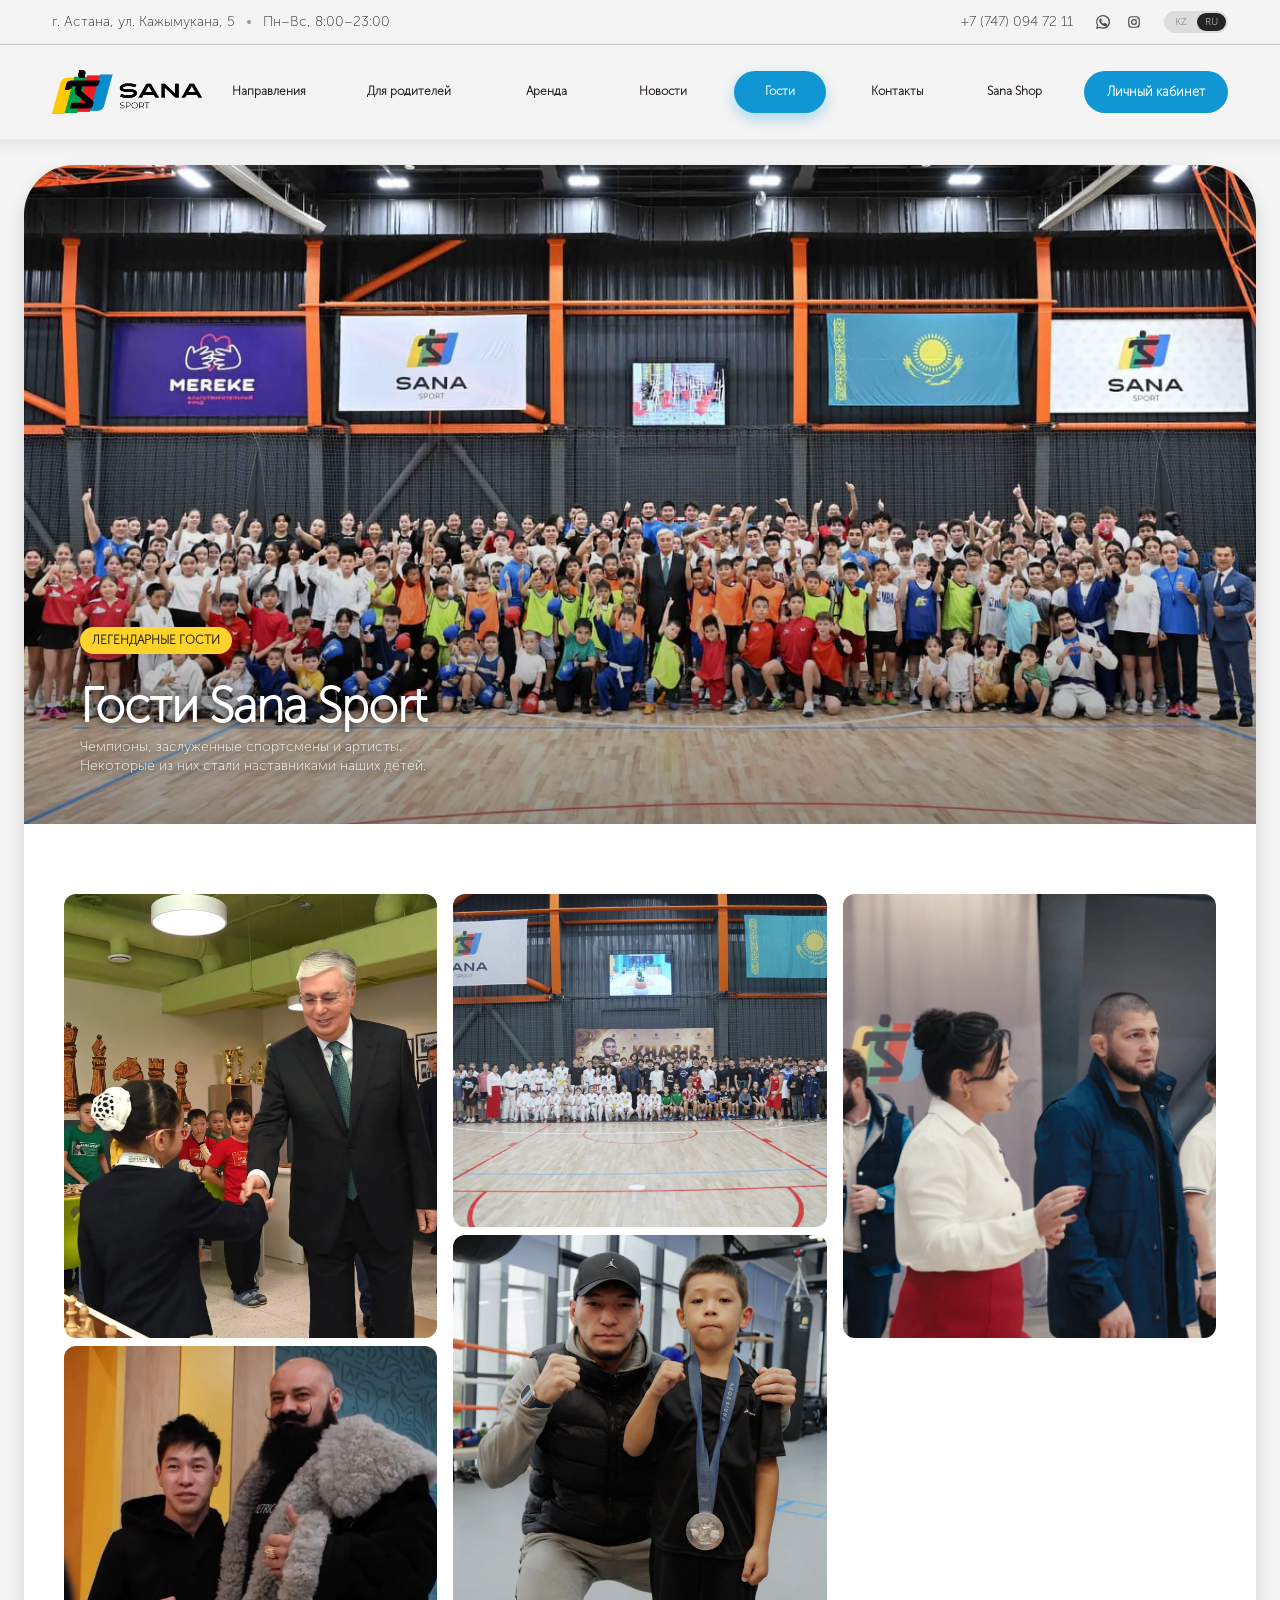
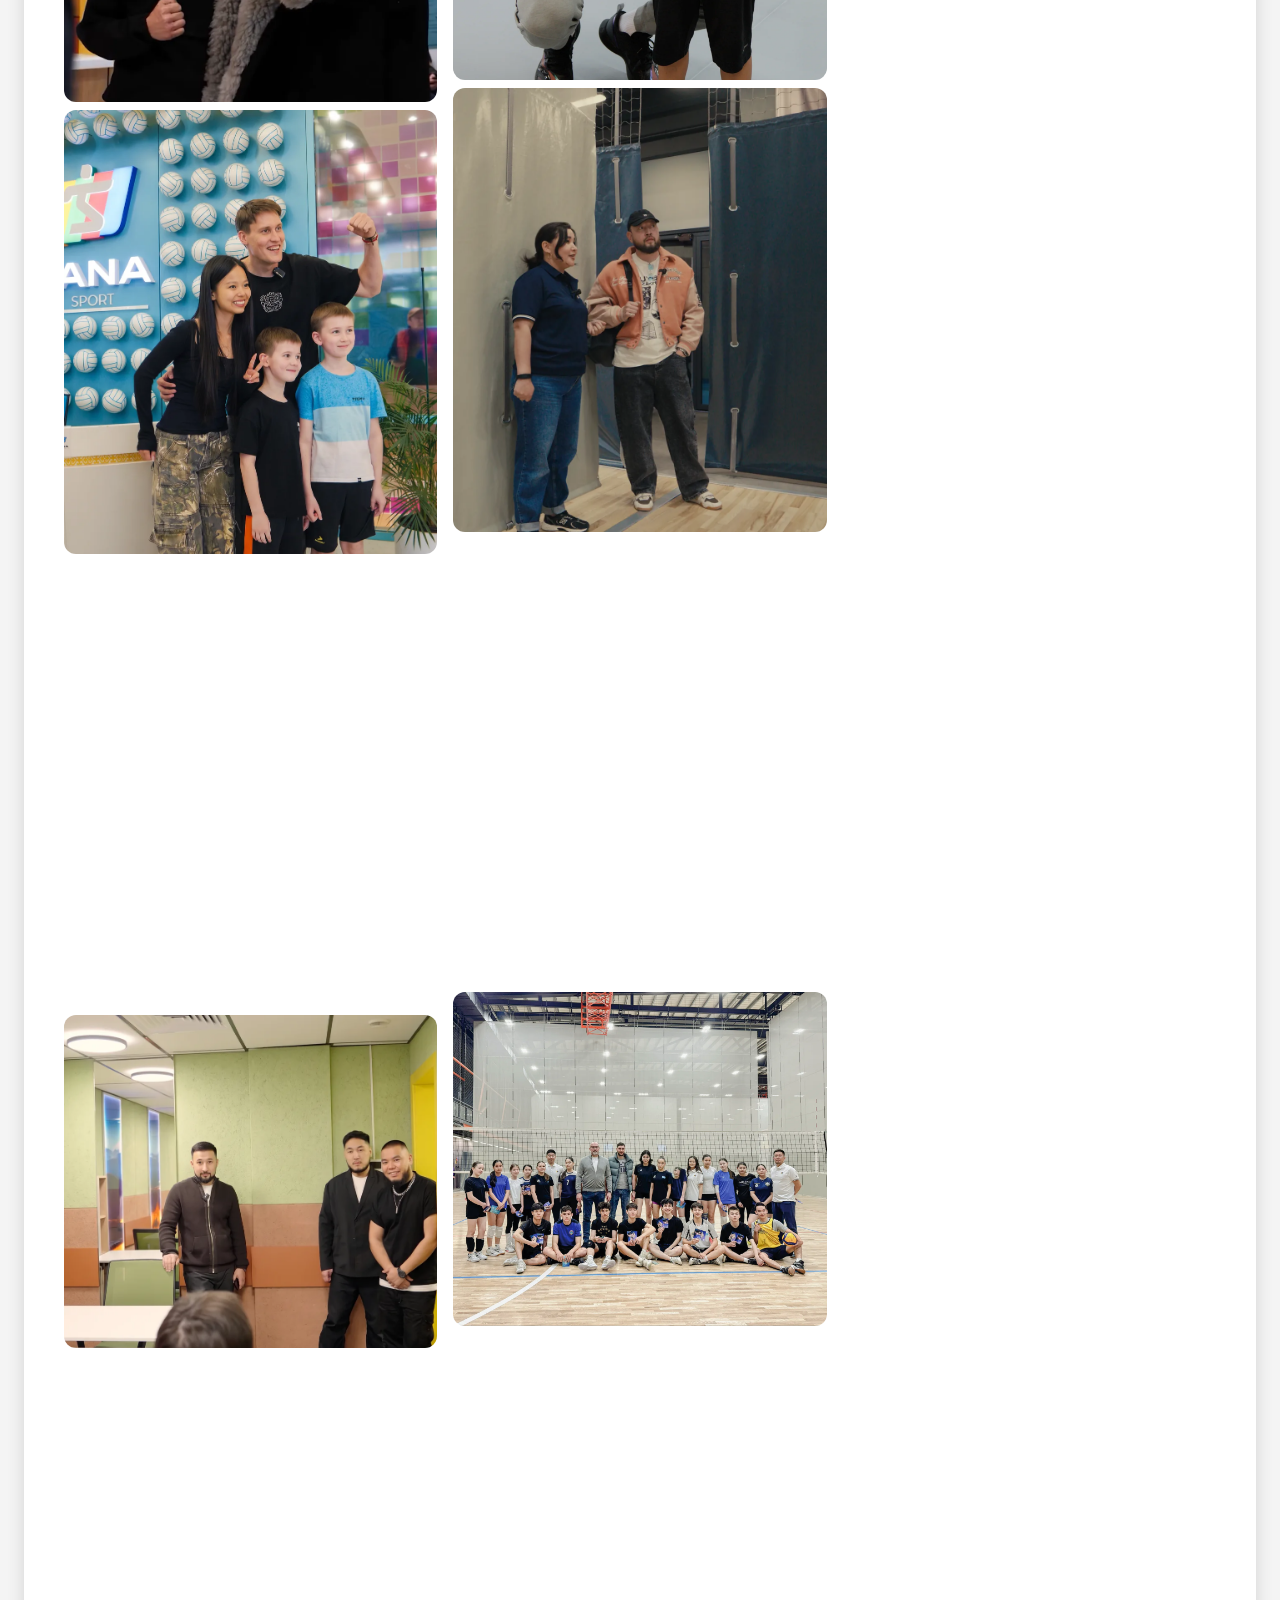
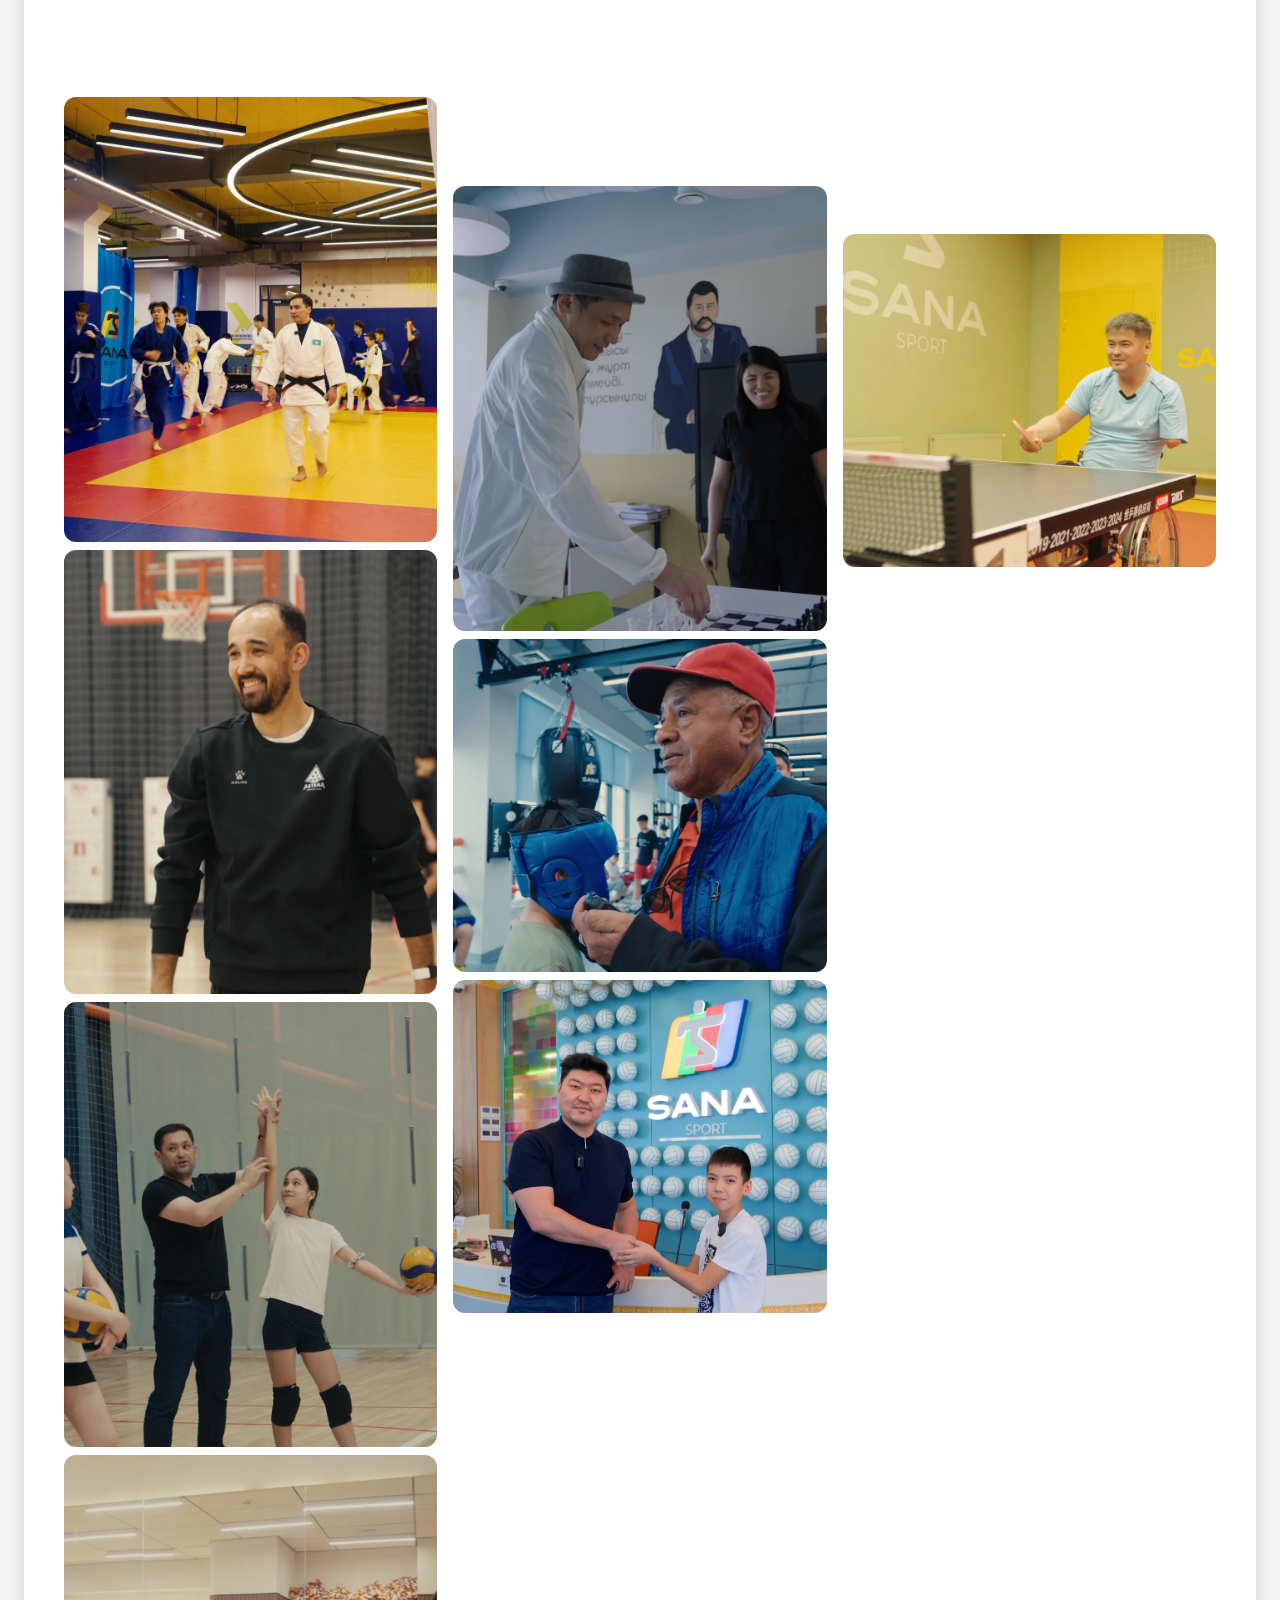
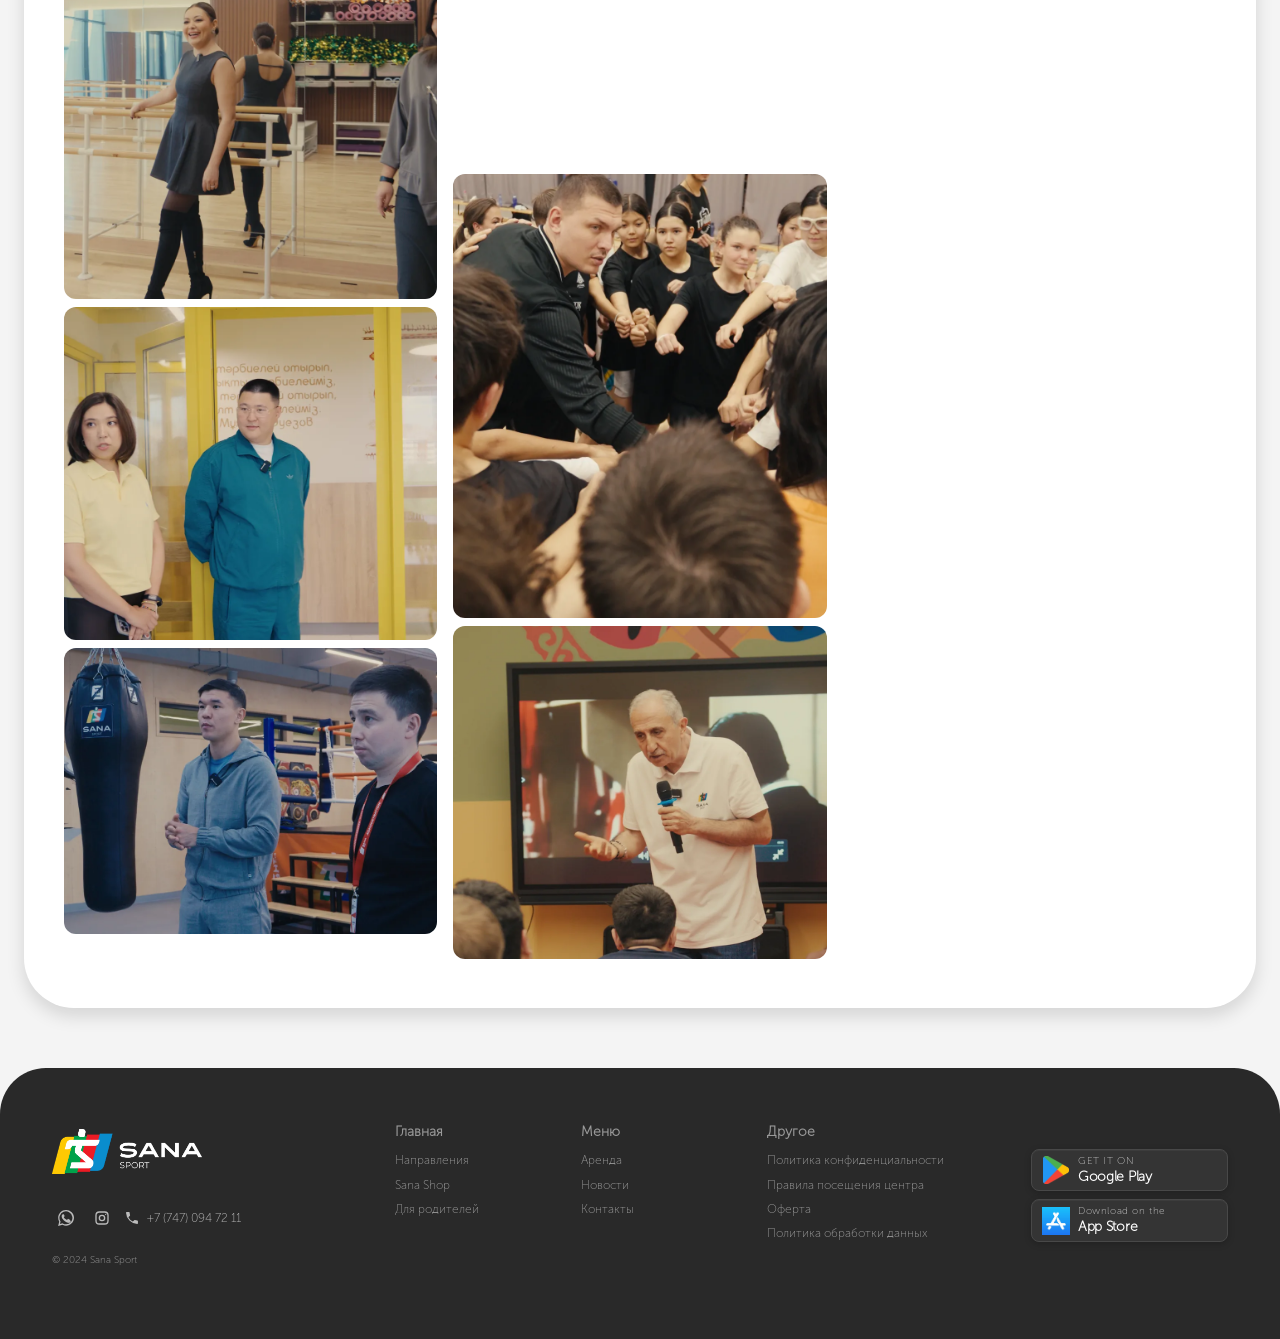
<file: guests.html>
<!doctype html>
<html lang="ru">
<head>
  <meta charset="UTF-8">
  <meta name="viewport" content="width=device-width, initial-scale=1.0">
  <meta name="description" content="Гости и события Sana Sport — фотографии из жизни семейного спортивного центра.">
  <title>Гости Sana Sport</title>
  <link rel="stylesheet" href="styles.css?v=76">
</head>
<body class="guests-page">
  <div class="topbar"><div class="container topbar__inner"><span>г. Астана, ул. Кажымукана, 5</span><span class="topbar__dot"></span><span>Пн–Вс, 8:00–23:00</span><div class="topbar__right"><a href="tel:+77470947211">+7 (747) 094 72 11</a><span class="social">◉　◎</span><span class="languages">KZ <b>RU</b></span></div></div></div>
  <header class="header container">
    <a class="logo" href="index.html#top" aria-label="Sana Sport"><img src="images/Group 80.png" alt="Sana Sport"></a>
    <button class="menu-toggle" type="button" aria-label="Открыть меню" aria-expanded="false" aria-controls="main-navigation"><span class="menu-toggle__icon" aria-hidden="true"><i></i><i></i><i></i></span></button>
    <nav class="nav" id="main-navigation" aria-label="Основная навигация">
      <a href="directions.html">Направления</a><a href="parents.html">Для родителей</a><a href="rental.html">Аренда</a><a href="news.html">Новости</a><a class="is-current" href="guests.html" aria-current="page">Гости</a><a href="contacts.html">Контакты</a><a href="shop.html">Sana Shop</a>
    </nav>
    <a class="button button--blue header__account" href="https://sanasportt.bitrix24.site/crm_form_v5jyf/" target="_blank" rel="noopener noreferrer">Личный кабинет</a>
  </header>

  <main>
    <div class="guests-frame">
      <section class="guests-hero" aria-labelledby="guests-title">
        <img class="guests-hero__image" src="images/guests/web/card_0.webp" alt="" width="1440" height="770" fetchpriority="high">
        <div class="guests-hero__copy"><small class="eyebrow">ЛЕГЕНДАРНЫЕ ГОСТИ</small><h1 id="guests-title">Гости Sana Sport</h1><p>Чемпионы, заслуженные спортсмены и артисты.<br>Некоторые из них стали наставниками наших детей.</p></div>
      </section>

      <section class="guests-gallery" aria-label="Фотогалерея гостей и событий Sana Sport">
        <div class="guest-gallery">
        <div class="guest-gallery__column">
          <figure class="guest-gallery__item guest-gallery__item--portrait" tabindex="0"><img src="images/guests/web/card_1.webp" alt="Гости Sana Sport — фото 1" loading="lazy" decoding="async"><figcaption class="guest-gallery__caption"><strong>Имя Фамилия</strong><span>Кто гость: спортсмен, артист, звание</span></figcaption></figure>
          <figure class="guest-gallery__item guest-gallery__item--square guest-gallery__item--caption-crop" tabindex="0"><img src="images/guests/web/card_4.webp" alt="Гости Sana Sport — фото 4" loading="lazy" decoding="async"><figcaption class="guest-gallery__caption"><strong>Имя Фамилия</strong><span>Кто гость: спортсмен, артист, звание</span></figcaption></figure>
          <figure class="guest-gallery__item guest-gallery__item--portrait" tabindex="0"><img src="images/guests/web/card_7.webp" alt="Гости Sana Sport — фото 7" loading="lazy" decoding="async"><figcaption class="guest-gallery__caption"><strong>Имя Фамилия</strong><span>Кто гость: спортсмен, артист, звание</span></figcaption></figure>
          <figure class="guest-gallery__item guest-gallery__item--portrait" tabindex="0"><img src="images/guests/web/card_10.webp" alt="Гости Sana Sport — фото 10" loading="lazy" decoding="async"><figcaption class="guest-gallery__caption"><strong>Имя Фамилия</strong><span>Кто гость: спортсмен, артист, звание</span></figcaption></figure>
          <figure class="guest-gallery__item guest-gallery__item--landscape" tabindex="0"><img src="images/guests/web/card_13.webp" alt="Гости Sana Sport — фото 13" loading="lazy" decoding="async"><figcaption class="guest-gallery__caption"><strong>Имя Фамилия</strong><span>Кто гость: спортсмен, артист, звание</span></figcaption></figure>
          <figure class="guest-gallery__item guest-gallery__item--landscape" tabindex="0"><img src="images/guests/web/card_16.webp" alt="Гости Sana Sport — фото 16" loading="lazy" decoding="async"><figcaption class="guest-gallery__caption"><strong>Имя Фамилия</strong><span>Кто гость: спортсмен, артист, звание</span></figcaption></figure>
          <figure class="guest-gallery__item guest-gallery__item--portrait" tabindex="0"><img src="images/guests/web/card_19.webp" alt="Гости Sana Sport — фото 19" loading="lazy" decoding="async"><figcaption class="guest-gallery__caption"><strong>Имя Фамилия</strong><span>Кто гость: спортсмен, артист, звание</span></figcaption></figure>
          <figure class="guest-gallery__item guest-gallery__item--portrait" tabindex="0"><img src="images/guests/web/card_22.webp" alt="Гости Sana Sport — фото 22" loading="lazy" decoding="async"><figcaption class="guest-gallery__caption"><strong>Имя Фамилия</strong><span>Кто гость: спортсмен, артист, звание</span></figcaption></figure>
          <figure class="guest-gallery__item guest-gallery__item--portrait" tabindex="0"><img src="images/guests/web/card_25.webp" alt="Гости Sana Sport — фото 25" loading="lazy" decoding="async"><figcaption class="guest-gallery__caption"><strong>Имя Фамилия</strong><span>Кто гость: спортсмен, артист, звание</span></figcaption></figure>
          <figure class="guest-gallery__item guest-gallery__item--portrait" tabindex="0"><img src="images/guests/web/card_28.webp" alt="Гости Sana Sport — фото 28" loading="lazy" decoding="async"><figcaption class="guest-gallery__caption"><strong>Имя Фамилия</strong><span>Кто гость: спортсмен, артист, звание</span></figcaption></figure>
          <figure class="guest-gallery__item guest-gallery__item--landscape" tabindex="0"><img src="images/guests/web/card_31.webp" alt="Гости Sana Sport — фото 31" loading="lazy" decoding="async"><figcaption class="guest-gallery__caption"><strong>Имя Фамилия</strong><span>Кто гость: спортсмен, артист, звание</span></figcaption></figure>
          <figure class="guest-gallery__item guest-gallery__item--landscape" tabindex="0"><img src="images/guests/web/card_34.webp" alt="Гости Sana Sport — фото 34" loading="lazy" decoding="async"><figcaption class="guest-gallery__caption"><strong>Имя Фамилия</strong><span>Кто гость: спортсмен, артист, звание</span></figcaption></figure>
        </div>
        <div class="guest-gallery__column">
          <figure class="guest-gallery__item guest-gallery__item--landscape" tabindex="0"><img src="images/guests/web/card_2.webp" alt="Гости Sana Sport — фото 2" loading="lazy" decoding="async"><figcaption class="guest-gallery__caption"><strong>Имя Фамилия</strong><span>Кто гость: спортсмен, артист, звание</span></figcaption></figure>
          <figure class="guest-gallery__item guest-gallery__item--portrait" tabindex="0"><img src="images/guests/web/card_5.webp" alt="Гости Sana Sport — фото 5" loading="lazy" decoding="async"><figcaption class="guest-gallery__caption"><strong>Имя Фамилия</strong><span>Кто гость: спортсмен, артист, звание</span></figcaption></figure>
          <figure class="guest-gallery__item guest-gallery__item--portrait" tabindex="0"><img src="images/guests/web/card_8.webp" alt="Гости Sana Sport — фото 8" loading="lazy" decoding="async"><figcaption class="guest-gallery__caption"><strong>Имя Фамилия</strong><span>Кто гость: спортсмен, артист, звание</span></figcaption></figure>
          <figure class="guest-gallery__item guest-gallery__item--portrait" tabindex="0"><img src="images/guests/web/card_11.webp" alt="Гости Sana Sport — фото 11" loading="lazy" decoding="async"><figcaption class="guest-gallery__caption"><strong>Имя Фамилия</strong><span>Кто гость: спортсмен, артист, звание</span></figcaption></figure>
          <figure class="guest-gallery__item guest-gallery__item--landscape" tabindex="0"><img src="images/guests/web/card_14.webp" alt="Гости Sana Sport — фото 14" loading="lazy" decoding="async"><figcaption class="guest-gallery__caption"><strong>Имя Фамилия</strong><span>Кто гость: спортсмен, артист, звание</span></figcaption></figure>
          <figure class="guest-gallery__item guest-gallery__item--portrait" tabindex="0"><img src="images/guests/web/card_17.webp" alt="Гости Sana Sport — фото 17" loading="lazy" decoding="async"><figcaption class="guest-gallery__caption"><strong>Имя Фамилия</strong><span>Кто гость: спортсмен, артист, звание</span></figcaption></figure>
          <figure class="guest-gallery__item guest-gallery__item--portrait" tabindex="0"><img src="images/guests/web/card_20.webp" alt="Гости Sana Sport — фото 20" loading="lazy" decoding="async"><figcaption class="guest-gallery__caption"><strong>Имя Фамилия</strong><span>Кто гость: спортсмен, артист, звание</span></figcaption></figure>
          <figure class="guest-gallery__item guest-gallery__item--landscape" tabindex="0"><img src="images/guests/web/card_23.webp" alt="Гости Sana Sport — фото 23" loading="lazy" decoding="async"><figcaption class="guest-gallery__caption"><strong>Имя Фамилия</strong><span>Кто гость: спортсмен, артист, звание</span></figcaption></figure>
          <figure class="guest-gallery__item guest-gallery__item--landscape" tabindex="0"><img src="images/guests/web/card_26.webp" alt="Гости Sana Sport — фото 26" loading="lazy" decoding="async"><figcaption class="guest-gallery__caption"><strong>Имя Фамилия</strong><span>Кто гость: спортсмен, артист, звание</span></figcaption></figure>
          <figure class="guest-gallery__item guest-gallery__item--portrait" tabindex="0"><img src="images/guests/web/card_29.webp" alt="Гости Sana Sport — фото 29" loading="lazy" decoding="async"><figcaption class="guest-gallery__caption"><strong>Имя Фамилия</strong><span>Кто гость: спортсмен, артист, звание</span></figcaption></figure>
          <figure class="guest-gallery__item guest-gallery__item--portrait" tabindex="0"><img src="images/guests/web/card_32.webp" alt="Гости Sana Sport — фото 32" loading="lazy" decoding="async"><figcaption class="guest-gallery__caption"><strong>Имя Фамилия</strong><span>Кто гость: спортсмен, артист, звание</span></figcaption></figure>
          <figure class="guest-gallery__item guest-gallery__item--landscape" tabindex="0"><img src="images/guests/web/card_35.webp" alt="Гости Sana Sport — фото 35" loading="lazy" decoding="async"><figcaption class="guest-gallery__caption"><strong>Имя Фамилия</strong><span>Кто гость: спортсмен, артист, звание</span></figcaption></figure>
        </div>
        <div class="guest-gallery__column">
          <figure class="guest-gallery__item guest-gallery__item--portrait" tabindex="0"><img src="images/guests/web/card_3.webp" alt="Гости Sana Sport — фото 3" loading="lazy" decoding="async"><figcaption class="guest-gallery__caption"><strong>Имя Фамилия</strong><span>Кто гость: спортсмен, артист, звание</span></figcaption></figure>
          <figure class="guest-gallery__item guest-gallery__item--square" tabindex="0"><img src="images/guests/web/card_6.webp" alt="Гости Sana Sport — фото 6" loading="lazy" decoding="async"><figcaption class="guest-gallery__caption"><strong>Имя Фамилия</strong><span>Кто гость: спортсмен, артист, звание</span></figcaption></figure>
          <figure class="guest-gallery__item guest-gallery__item--portrait" tabindex="0"><img src="images/guests/web/card_9.webp" alt="Гости Sana Sport — фото 9" loading="lazy" decoding="async"><figcaption class="guest-gallery__caption"><strong>Имя Фамилия</strong><span>Кто гость: спортсмен, артист, звание</span></figcaption></figure>
          <figure class="guest-gallery__item guest-gallery__item--landscape" tabindex="0"><img src="images/guests/web/card_12.webp" alt="Гости Sana Sport — фото 12" loading="lazy" decoding="async"><figcaption class="guest-gallery__caption"><strong>Имя Фамилия</strong><span>Кто гость: спортсмен, артист, звание</span></figcaption></figure>
          <figure class="guest-gallery__item guest-gallery__item--portrait" tabindex="0"><img src="images/guests/web/card_15.webp" alt="Гости Sana Sport — фото 15" loading="lazy" decoding="async"><figcaption class="guest-gallery__caption"><strong>Имя Фамилия</strong><span>Кто гость: спортсмен, артист, звание</span></figcaption></figure>
          <figure class="guest-gallery__item guest-gallery__item--portrait" tabindex="0"><img src="images/guests/web/card_18.webp" alt="Гости Sana Sport — фото 18" loading="lazy" decoding="async"><figcaption class="guest-gallery__caption"><strong>Имя Фамилия</strong><span>Кто гость: спортсмен, артист, звание</span></figcaption></figure>
          <figure class="guest-gallery__item guest-gallery__item--landscape" tabindex="0"><img src="images/guests/web/card_21.webp" alt="Гости Sana Sport — фото 21" loading="lazy" decoding="async"><figcaption class="guest-gallery__caption"><strong>Имя Фамилия</strong><span>Кто гость: спортсмен, артист, звание</span></figcaption></figure>
          <figure class="guest-gallery__item guest-gallery__item--landscape" tabindex="0"><img src="images/guests/web/card_24.webp" alt="Гости Sana Sport — фото 24" loading="lazy" decoding="async"><figcaption class="guest-gallery__caption"><strong>Имя Фамилия</strong><span>Кто гость: спортсмен, артист, звание</span></figcaption></figure>
          <figure class="guest-gallery__item guest-gallery__item--portrait" tabindex="0"><img src="images/guests/web/card_27.webp" alt="Гости Sana Sport — фото 27" loading="lazy" decoding="async"><figcaption class="guest-gallery__caption"><strong>Имя Фамилия</strong><span>Кто гость: спортсмен, артист, звание</span></figcaption></figure>
          <figure class="guest-gallery__item guest-gallery__item--portrait" tabindex="0"><img src="images/guests/web/card_30.webp" alt="Гости Sana Sport — фото 30" loading="lazy" decoding="async"><figcaption class="guest-gallery__caption"><strong>Имя Фамилия</strong><span>Кто гость: спортсмен, артист, звание</span></figcaption></figure>
          <figure class="guest-gallery__item guest-gallery__item--portrait" tabindex="0"><img src="images/guests/web/card_33.webp" alt="Гости Sana Sport — фото 33" loading="lazy" decoding="async"><figcaption class="guest-gallery__caption"><strong>Имя Фамилия</strong><span>Кто гость: спортсмен, артист, звание</span></figcaption></figure>
          <figure class="guest-gallery__item guest-gallery__item--landscape" tabindex="0"><img src="images/guests/web/card_36.webp" alt="Гости Sana Sport — фото 36" loading="lazy" decoding="async"><figcaption class="guest-gallery__caption"><strong>Имя Фамилия</strong><span>Кто гость: спортсмен, артист, звание</span></figcaption></figure>
        </div>
        </div>
      </section>
    </div>
  </main>

  <footer class="footer"><div class="container footer__grid"><div><a class="logo logo--light" href="index.html#top"><img src="images/Group 102.png" alt="Sana Sport"></a><div class="footer-social">◉　◎　◌</div><small>© 2024 Sana Sport</small></div><div><h4>Главная</h4><a href="directions.html">Направления</a><a href="shop.html">Sana Shop</a><a href="parents.html">Для родителей</a></div><div><h4>Меню</h4><a href="rental.html">Аренда</a><a href="news.html">Новости</a><a href="contacts.html">Контакты</a></div><div><h4>Другое</h4><a href="privacy.html" target="_blank" rel="noopener noreferrer">Политика конфиденциальности</a><a href="rules.html" target="_blank" rel="noopener noreferrer">Правила посещения центра</a><a href="public-offer.html" target="_blank" rel="noopener noreferrer">Оферта</a><a href="privacy.html" target="_blank" rel="noopener noreferrer">Политика обработки данных</a></div><div class="footer__stores"><div class="footer__download-actions"><a class="store-badge store-badge--google" href="https://play.google.com/store/apps/details?id=kz.sanasport.app&amp;pli=1" target="_blank" rel="noopener noreferrer" aria-label="Скачать в Google Play"><img class="store-badge__icon" src="images/google-play.png" alt="Google Play"><span class="store-badge__meta"><small>GET IT ON</small><strong>Google Play</strong></span></a><a class="store-badge store-badge--apple" href="https://apps.apple.com/kz/app/sanasport/id6756905506" target="_blank" rel="noopener noreferrer" aria-label="Скачать в App Store"><img class="store-badge__icon" src="images/app-store.png" alt="App Store"><span class="store-badge__meta"><small>Download on the</small><strong>App Store</strong></span></a></div></div></footer>
  <script src="script.js?v=27"></script>
</body>
</html>
</file>
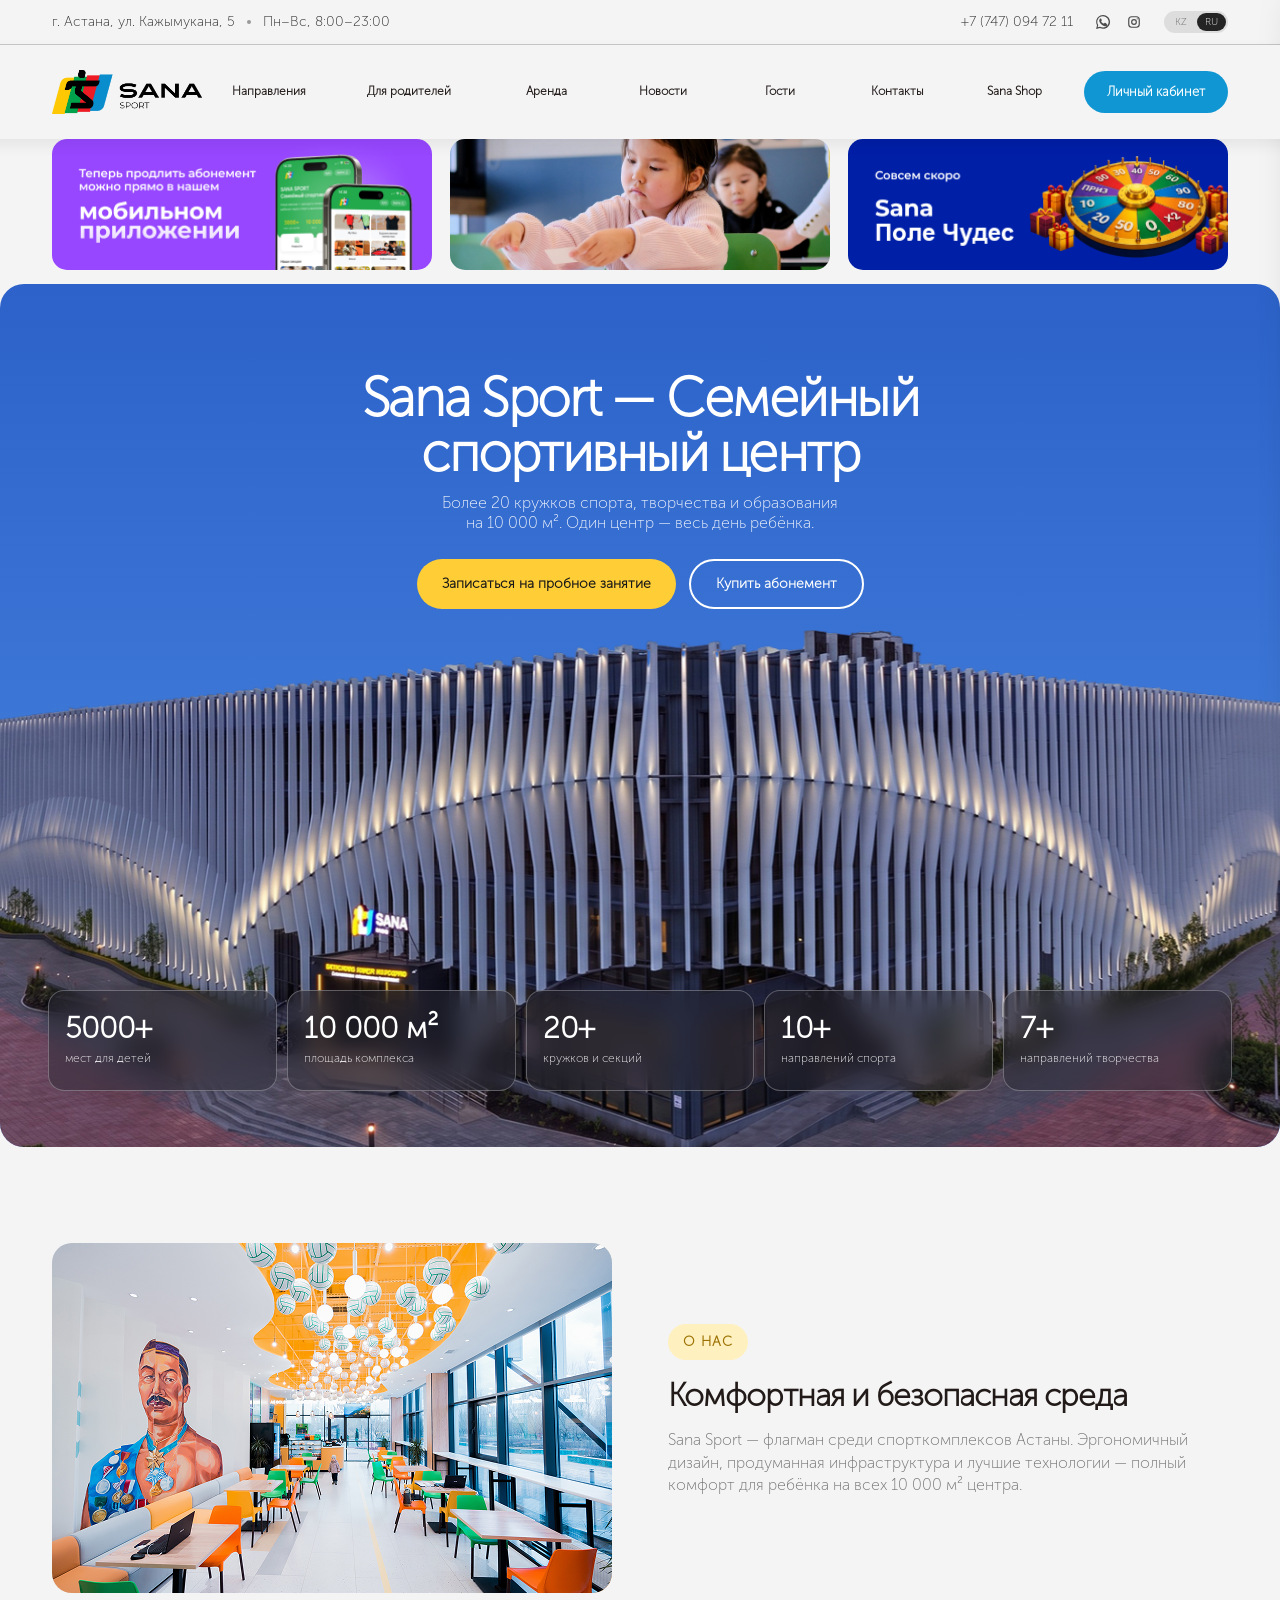
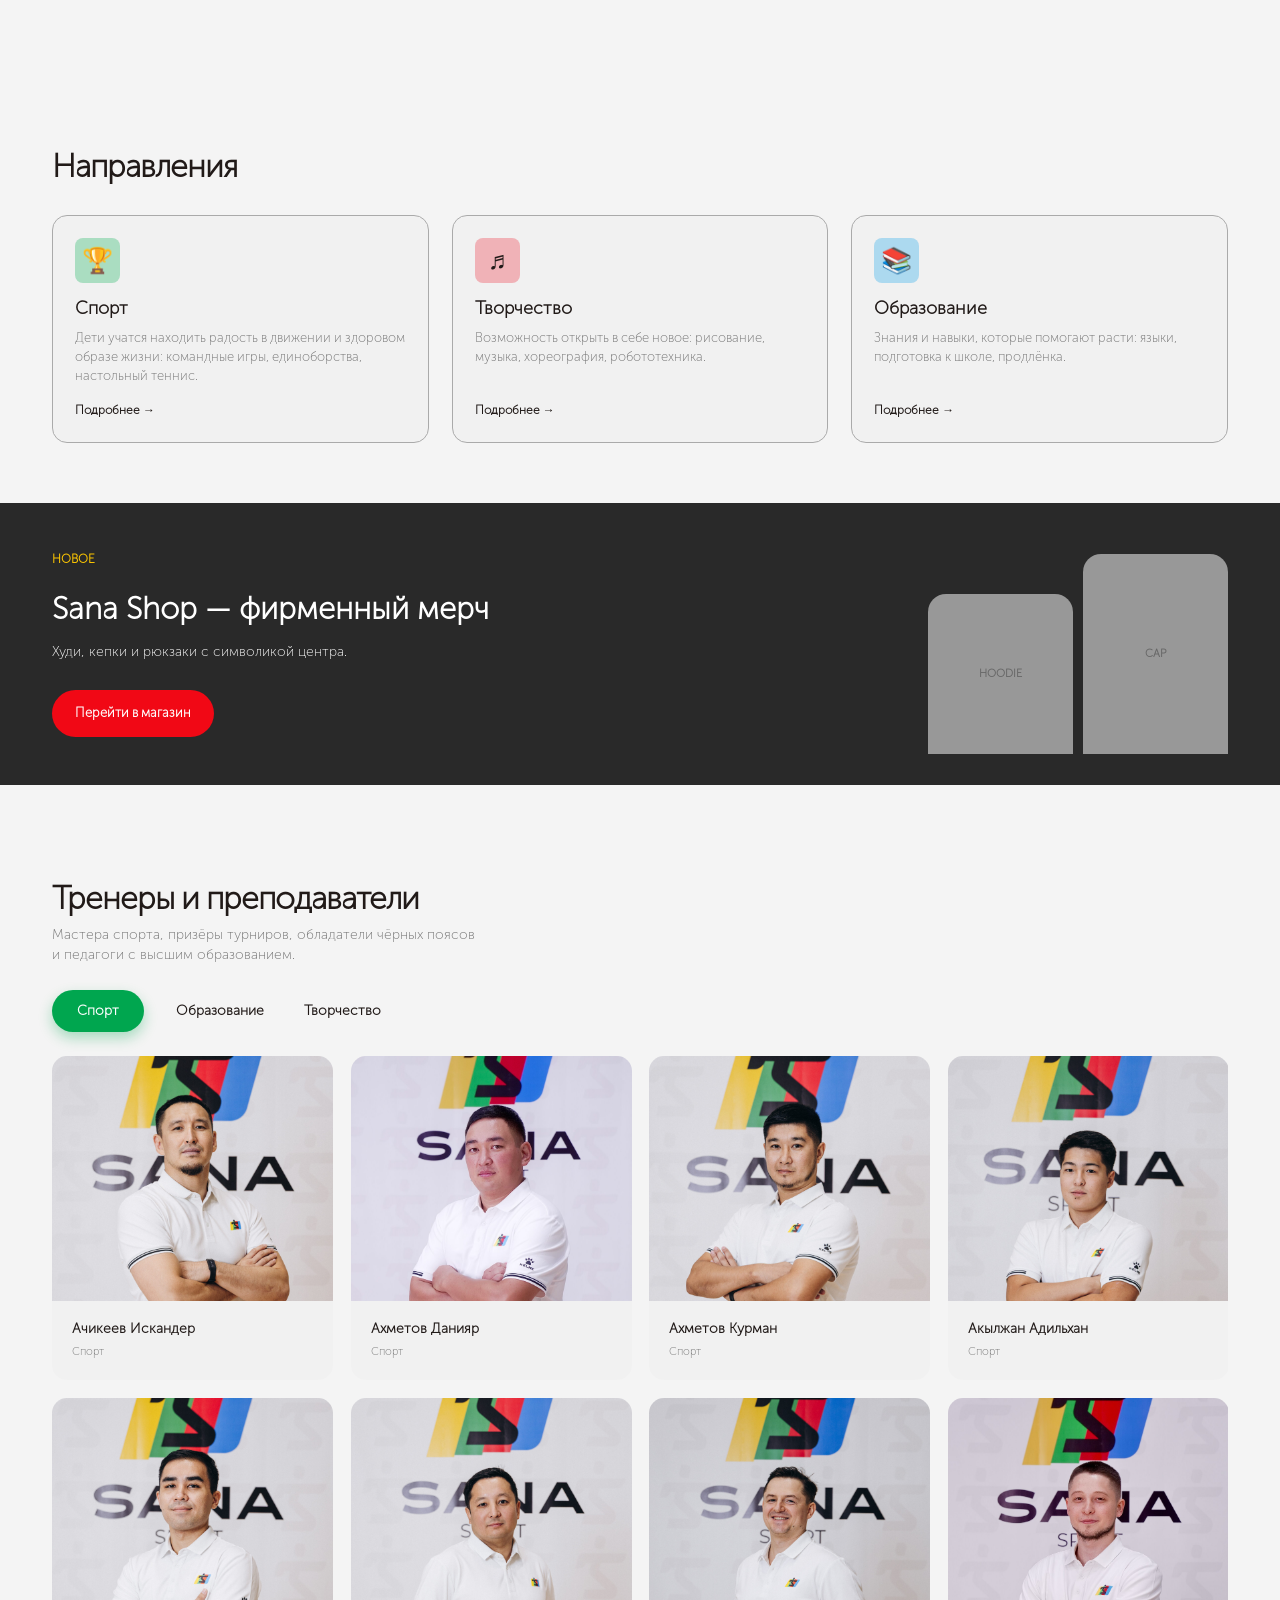
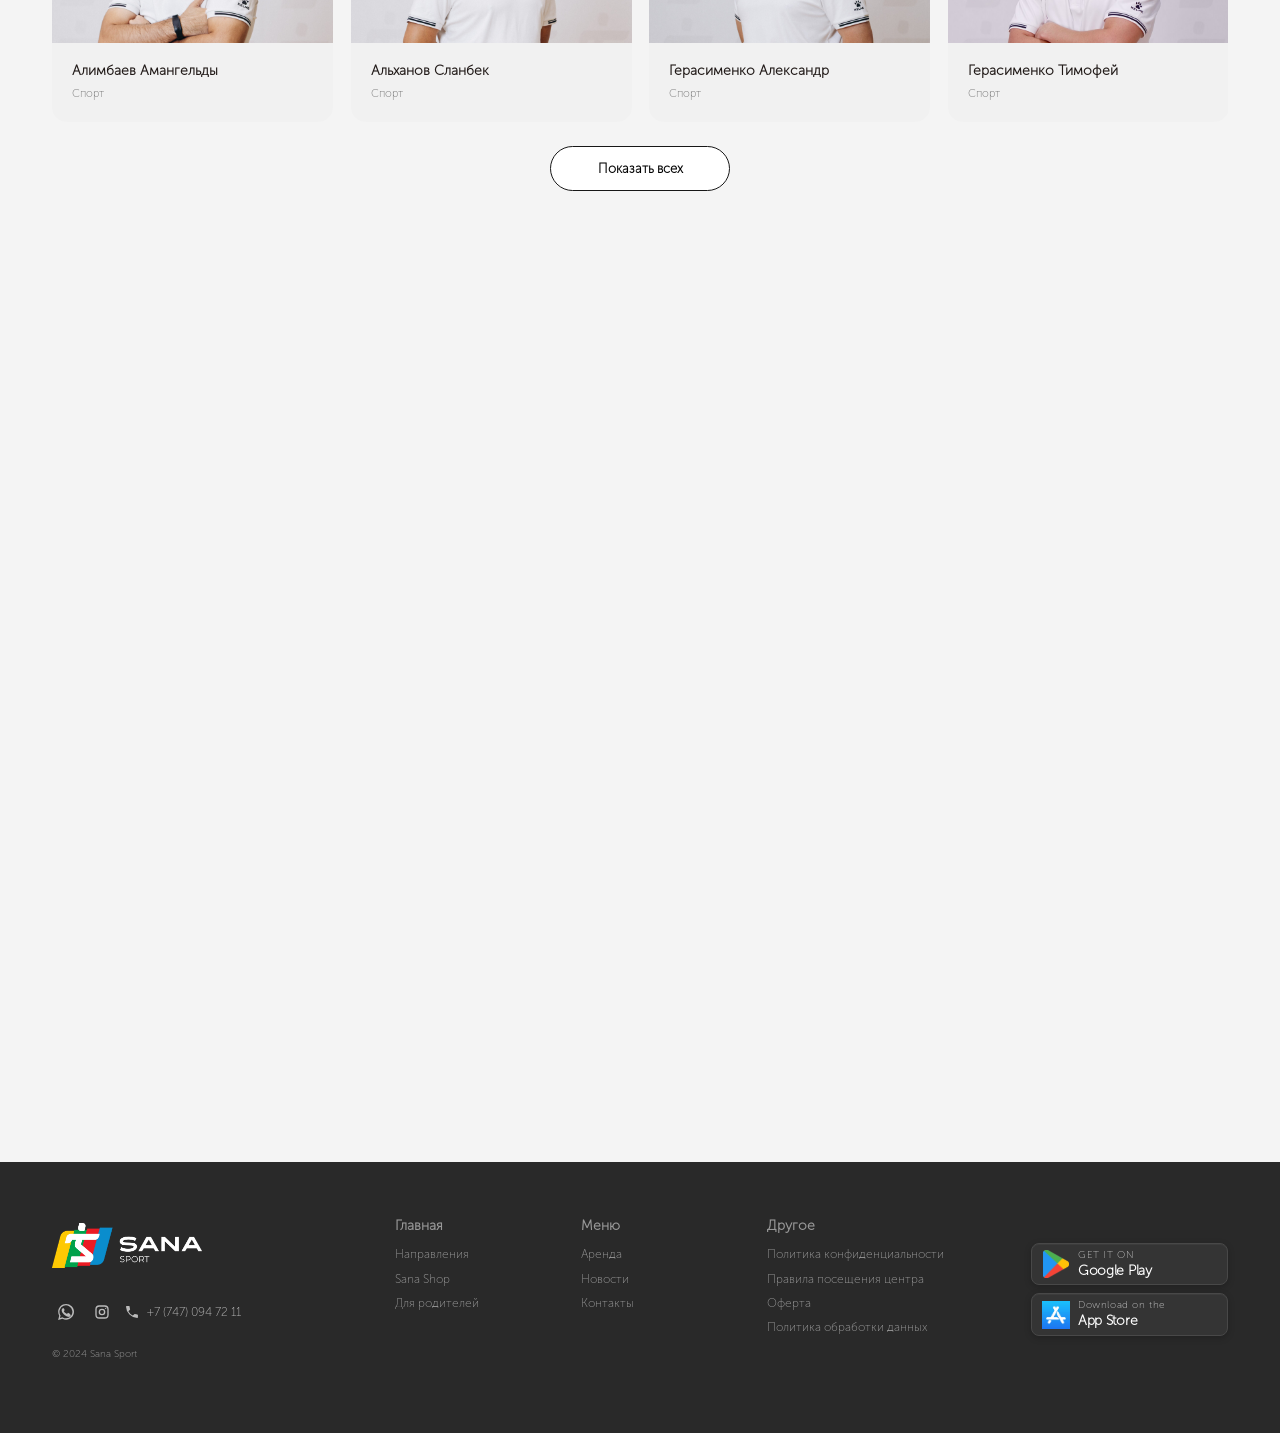
<file: index-served.html>
﻿<!doctype html>
<html lang="ru">
<head>
  <meta charset="UTF-8">
  <meta name="viewport" content="width=device-width, initial-scale=1.0">
  <meta name="description" content="Sana Sport — семейный спортивный центр в Астане">
  <title>Sana Sport — семейный спортивный центр</title>
  <link rel="stylesheet" href="styles.css?v=63">
</head>
<body>
  <div class="topbar">
    <div class="container topbar__inner">
      <span id="site-address">г. Астана, ул. Кажымукана, 5</span>
      <span class="topbar__dot"></span>
      <span>Пн–Вс, 8:00–23:00</span>
      <div class="topbar__right"><a id="site-phone" href="tel:+77470947211">+7 (747) 094 72 11</a><span class="social"><a class="social__link social__link--whatsapp" href="https://wa.me/77000701036" target="_blank" rel="noopener" aria-label="Написать в WhatsApp"><svg aria-hidden="true"><use href="images/social-icons.svg#whatsapp"></use></svg></a><a class="social__link social__link--instagram" href="https://www.instagram.com/sanasportkz/" target="_blank" rel="noopener" aria-label="Открыть Instagram Sana Sport"><svg aria-hidden="true"><use href="images/social-icons.svg#instagram"></use></svg></a></span><span class="languages">KZ <b>RU</b></span></div>
    </div>
  </div>

  <header class="header container">
    <a class="logo" href="#top" aria-label="Sana Sport">
      <img src="images/Group 80.png" alt="Sana Sport">
    </a>
    <button class="menu-toggle" aria-label="Открыть меню" aria-expanded="false">☰</button>
    <nav class="nav">
      <a href="directions.html">Направления</a><a href="parents.html">Для родителей</a><a href="rental.html">Аренда</a><a href="news.html">Новости</a><a href="guests.html">Гости</a><a href="contacts.html">Контакты</a><a href="shop.html">Sana Shop</a>
    </nav>
    <a class="button button--blue header__account" href="https://sanasportt.bitrix24.site/crm_form_v5jyf/" target="_blank" rel="noopener noreferrer">Личный кабинет</a>
  </header>

  <main id="top">
    <section class="promos container" aria-label="Промо-баннеры">
      <div class="promo promo--violet"><div><small>Теперь продлить абонемент<br>можно прямо в нашем</small><strong>мобильном<br>приложении</strong></div><div class="phone-stack"><span></span><span></span></div></div>
      <div class="promo promo--blue"><div><small>Открыт набор<br>в группы</small><strong>дошкольного<br>образования</strong></div><div class="promo-sun">✦</div></div>
      <div class="promo promo--navy"><div><small>Совсем скоро</small><strong>Sana<br>Поле Чудес</strong></div><div class="wheel">✺</div></div>
    </section>

    <section class="hero-shell">
      <div class="visual visual--building" aria-hidden="true"><img src="images/hero-building.png" alt="" fetchpriority="high"></div>
      <div class="container hero">
        <div class="hero__copy"><h1 id="hero-title">Sana Sport — Семейный<br>спортивный центр</h1><p id="hero-description">Более 20 кружков спорта, творчества и образования<br>на 10 000 м². Один центр — весь день ребёнка.</p><div class="hero__actions"><a class="button button--blue" href="https://sanasportt.bitrix24.site/crm_form_v5jyf/" target="_blank" rel="noopener noreferrer">Записаться на пробное занятие</a><a class="button button--outline" href="tariffs.html">Купить абонемент</a></div></div>
        <a class="hero__scroll-hint" href="#about" aria-label="Листайте вниз">Листайте вниз</a>
      </div>
      <section class="stats" aria-label="Sana Sport в цифрах"><div class="container stats__grid"><div><strong>5000+</strong><span>мест для детей</span></div><div><strong>10 000 м²</strong><span>площадь комплекса</span></div><div><strong>20+</strong><span>кружков и секций</span></div><div><strong>10+</strong><span>направлений спорта</span></div><div><strong>7+</strong><span>направлений творчества</span></div></div></section>
    </section>

    <section class="section container about" id="about"><div class="visual visual--lounge"><img src="images/waitingzone.png" alt="Зона ожидания Sana Sport" style="display:block;width:100%;height:100%;object-fit:cover"></div><div class="about__copy"><small class="eyebrow">О НАС</small><h2>Комфортная и безопасная среда</h2><p>Sana Sport — флагман среди спорткомплексов Астаны. Эргономичный дизайн, продуманная инфраструктура и лучшие технологии — полный комфорт для ребёнка на всех 10 000 м² центра.</p></div></section>

    <section class="section container" id="directions"><h2>Направления</h2><div class="direction-grid"><article class="info-card"><span class="card-icon card-icon--green">🏆</span><h3>Спорт</h3><p>Дети учатся находить радость в движении и здоровом образе жизни: командные игры, единоборства, настольный теннис.</p><a href="directions.html#directions">Подробнее →</a></article><article class="info-card"><span class="card-icon card-icon--pink">♬</span><h3>Творчество</h3><p>Возможность открыть в себе новое: рисование, музыка, хореография, робототехника.</p><a href="directions.html#directions">Подробнее →</a></article><article class="info-card"><span class="card-icon card-icon--cyan">📚</span><h3>Образование</h3><p>Знания и навыки, которые помогают расти: языки, подготовка к школе, продлёнка.</p><a href="directions.html#directions">Подробнее →</a></article></div></section>

    <script src="https://static.kuula.io/embed.js" data-kuula="https://kuula.co/share/collection/7cM7F?logo=-1&info=0&fs=1&vr=1&zoom=1&sd=1&autorotate=-0.12&autopalt=1&thumbs=1&alpha=0.69&inst=ru" data-width="100%" data-height="640px"></script>


    <section class="shop" id="shop"><div class="container shop__inner"><div><small class="eyebrow">НОВОЕ</small><h2>Sana Shop — фирменный мерч</h2><p>Худи, кепки и рюкзаки с символикой центра.</p><a class="button button--red" href="shop.html">Перейти в магазин</a></div><div class="shop-products"><span>HOODIE</span><span>CAP</span></div></div></section>

    <section class="section container trainers" id="parents">
      <h2>Тренеры и преподаватели</h2>
      <p>Мастера спорта, призёры турниров, обладатели чёрных поясов<br>и педагоги с высшим образованием.</p>
      <div class="tabs" role="tablist" aria-label="Категории тренеров">
        <button class="tab is-active" data-trainer-filter="sport" role="tab" aria-selected="true">Спорт</button>
        <button class="tab" data-trainer-filter="education" role="tab" aria-selected="false">Образование</button>
        <button class="tab" data-trainer-filter="creative" role="tab" aria-selected="false">Творчество</button>
      </div>
      <div class="trainer-grid" id="trainer-grid">
        <article data-trainer-category="sport"><img class="trainer-photo" src="images/sport_coaches/achikeev_iskander.jpg" alt="Ачикеев Искандер" loading="lazy"><h3>Ачикеев Искандер</h3><p>Спорт</p></article>
        <article data-trainer-category="sport"><img class="trainer-photo" src="images/sport_coaches/akhmetov_daniyar.jpeg" alt="Ахметов Данияр" loading="lazy"><h3>Ахметов Данияр</h3><p>Спорт</p></article>
        <article data-trainer-category="sport"><img class="trainer-photo" src="images/sport_coaches/akhmetov_kurman.jpg" alt="Ахметов Курман" loading="lazy"><h3>Ахметов Курман</h3><p>Спорт</p></article>
        <article data-trainer-category="sport"><img class="trainer-photo" src="images/sport_coaches/akylzhan_adilhan.jpg" alt="Акылжан Адильхан" loading="lazy"><h3>Акылжан Адильхан</h3><p>Спорт</p></article>
        <article data-trainer-category="sport"><img class="trainer-photo" src="images/sport_coaches/alimbayev_amangeldi.jpg" alt="Алимбаев Амангельды" loading="lazy"><h3>Алимбаев Амангельды</h3><p>Спорт</p></article>
        <article data-trainer-category="sport"><img class="trainer-photo" src="images/sport_coaches/alkhanov_slanbek.jpg" alt="Альханов Сланбек" loading="lazy"><h3>Альханов Сланбек</h3><p>Спорт</p></article>
        <article data-trainer-category="sport"><img class="trainer-photo" src="images/sport_coaches/gerassimenko_aleksandr.jpg" alt="Герасименко Александр" loading="lazy"><h3>Герасименко Александр</h3><p>Спорт</p></article>
        <article data-trainer-category="sport"><img class="trainer-photo" src="images/sport_coaches/gerassimenko_timofei.jpeg" alt="Герасименко Тимофей" loading="lazy"><h3>Герасименко Тимофей</h3><p>Спорт</p></article>
        <article data-trainer-category="sport"><img class="trainer-photo" src="images/sport_coaches/hairushev_bekzat.jpeg" alt="Хайрушев Бекзат" loading="lazy"><h3>Хайрушев Бекзат</h3><p>Спорт</p></article>
        <article data-trainer-category="sport"><img class="trainer-photo" src="images/sport_coaches/ilsatov_dauletkhan.jpg" alt="Ильсатов Даулетхан" loading="lazy"><h3>Ильсатов Даулетхан</h3><p>Спорт</p></article>
        <article data-trainer-category="sport"><img class="trainer-photo" src="images/sport_coaches/kabdulov_arsen.jpg" alt="Кабдулов Арсен" loading="lazy"><h3>Кабдулов Арсен</h3><p>Спорт</p></article>
        <article data-trainer-category="sport"><img class="trainer-photo" src="images/sport_coaches/kairov_ilyas.jpg" alt="Каиров Ильяс" loading="lazy"><h3>Каиров Ильяс</h3><p>Спорт</p></article>
        <article data-trainer-category="sport"><img class="trainer-photo" src="images/sport_coaches/korzhov_vladimir.jpg" alt="Коржов Владимир" loading="lazy"><h3>Коржов Владимир</h3><p>Спорт</p></article>
        <article data-trainer-category="sport"><img class="trainer-photo" src="images/sport_coaches/musaev_askhat.jpg" alt="Мусаев Асхат" loading="lazy"><h3>Мусаев Асхат</h3><p>Спорт</p></article>
        <article data-trainer-category="sport"><img class="trainer-photo" src="images/sport_coaches/polorotova_yana.jpg" alt="Полоротова Яна" loading="lazy"><h3>Полоротова Яна</h3><p>Спорт</p></article>
        <article data-trainer-category="sport"><img class="trainer-photo" src="images/sport_coaches/rakhymberdi_namazbay.jpg" alt="Рахымберди Намазбай" loading="lazy"><h3>Рахымберди Намазбай</h3><p>Спорт</p></article>
        <article data-trainer-category="sport"><img class="trainer-photo" src="images/sport_coaches/ramazanov_kabyl.jpg" alt="Рамазанов Кабыл" loading="lazy"><h3>Рамазанов Кабыл</h3><p>Спорт</p></article>
        <article data-trainer-category="sport"><img class="trainer-photo" src="images/sport_coaches/savchenko_artur.jpg" alt="Савченко Артур" loading="lazy"><h3>Савченко Артур</h3><p>Спорт</p></article>
        <article data-trainer-category="sport"><img class="trainer-photo" src="images/sport_coaches/serikova_aruzhan.jpg" alt="Серикова Аружан" loading="lazy"><h3>Серикова Аружан</h3><p>Спорт</p></article>
        <article data-trainer-category="sport"><img class="trainer-photo" src="images/sport_coaches/strikhar_vladimir.jpg" alt="Стрихар Владимир" loading="lazy"><h3>Стрихар Владимир</h3><p>Спорт</p></article>
        <article data-trainer-category="sport"><img class="trainer-photo" src="images/sport_coaches/tabazharov_arman.jpg" alt="Табажаров Арман" loading="lazy"><h3>Табажаров Арман</h3><p>Спорт</p></article>
        <article data-trainer-category="sport"><img class="trainer-photo" src="images/sport_coaches/tazhiyev_nursultan.jpg" alt="Тажиев Нурсултан" loading="lazy"><h3>Тажиев Нурсултан</h3><p>Спорт</p></article>
        <article data-trainer-category="sport"><img class="trainer-photo" src="images/sport_coaches/zhevid_svyatoslav.jpg" alt="Жевидь Святослав" loading="lazy"><h3>Жевидь Святослав</h3><p>Спорт</p></article>
        <article data-trainer-category="sport"><img class="trainer-photo" src="images/sport_coaches/zhumash_laura.jpg" alt="Жумаш Лаура" loading="lazy"><h3>Жумаш Лаура</h3><p>Спорт</p></article>
        <article data-trainer-category="education"><img class="trainer-photo" src="images/education_teachers/agybayev_sanzhar.jpg" alt="Агыбаев Санжар" loading="lazy"><h3>Агыбаев Санжар</h3><p>Образование</p></article>
        <article data-trainer-category="education"><img class="trainer-photo" src="images/education_teachers/cherpityak_viloetta.jpg" alt="Черпитяк Виолетта" loading="lazy"><h3>Черпитяк Виолетта</h3><p>Образование</p></article>
        <article data-trainer-category="education"><img class="trainer-photo" src="images/education_teachers/kapanova_balsaya.jpg" alt="Капанова Балсая" loading="lazy"><h3>Капанова Балсая</h3><p>Образование</p></article>
        <article data-trainer-category="education"><img class="trainer-photo" src="images/education_teachers/kaziyeva_aidana.jpg" alt="Казиева Айдана" loading="lazy"><h3>Казиева Айдана</h3><p>Образование</p></article>
        <article data-trainer-category="education"><img class="trainer-photo" src="images/education_teachers/khamzina_samira.jpg" alt="Хамзина Самира" loading="lazy"><h3>Хамзина Самира</h3><p>Образование</p></article>
        <article data-trainer-category="education"><img class="trainer-photo" src="images/education_teachers/kobenova_zamzagul.jpg" alt="Кобенова Замзагуль" loading="lazy"><h3>Кобенова Замзагуль</h3><p>Образование</p></article>
        <article data-trainer-category="education creative"><img class="trainer-photo" src="images/education_teachers/mukhtar_ramazan.jpg" alt="Мухтар Рамазан" loading="lazy"><h3>Мухтар Рамазан</h3><p>Образование и творчество</p></article>
        <article data-trainer-category="education"><img class="trainer-photo" src="images/education_teachers/shaikenova_kymbat.jpg" alt="Шайкенова Кымбат" loading="lazy"><h3>Шайкенова Кымбат</h3><p>Образование</p></article>
        <article data-trainer-category="creative"><img class="trainer-photo" src="images/art_teachers/andyrova_yaroslava.jpg" alt="Андирова Ярослава" loading="lazy"><h3>Андирова Ярослава</h3><p>Творчество</p></article>
        <article data-trainer-category="creative"><img class="trainer-photo" src="images/art_teachers/botakoziyeva_madina.jpg" alt="Ботакозиева Мадина" loading="lazy"><h3>Ботакозиева Мадина</h3><p>Творчество</p></article>
        <article data-trainer-category="creative"><img class="trainer-photo" src="images/art_teachers/khalikov_ilya.jpg" alt="Халиков Илья" loading="lazy"><h3>Халиков Илья</h3><p>Творчество</p></article>
        <article data-trainer-category="creative"><img class="trainer-photo" src="images/art_teachers/kogildir_kuzenkyzy.jpg" alt="Когильдир Кузенкызы" loading="lazy"><h3>Когильдир Кузенкызы</h3><p>Творчество</p></article>
        <article data-trainer-category="creative"><img class="trainer-photo" src="images/art_teachers/kozhakhmet_ayaulym.jpg" alt="Кожахмет Аяулым" loading="lazy"><h3>Кожахмет Аяулым</h3><p>Творчество</p></article>
        <article data-trainer-category="creative"><img class="trainer-photo" src="images/art_teachers/makanova_inkar.jfif" alt="Маканова Инкар" loading="lazy"><h3>Маканова Инкар</h3><p>Творчество</p></article>
        <article data-trainer-category="creative"><img class="trainer-photo" src="images/art_teachers/masagutova_assyl.jpg" alt="Масагутова Асыл" loading="lazy"><h3>Масагутова Асыл</h3><p>Творчество</p></article>
        <article data-trainer-category="creative"><img class="trainer-photo" src="images/art_teachers/narenova_aizhan.jpg" alt="Наренова Айжан" loading="lazy"><h3>Наренова Айжан</h3><p>Творчество</p></article>
        <article data-trainer-category="creative"><img class="trainer-photo" src="images/art_teachers/sovetkanova_meraya.jpg" alt="Советканова Мерая" loading="lazy"><h3>Советканова Мерая</h3><p>Творчество</p></article>
        <article data-trainer-category="creative"><img class="trainer-photo" src="images/art_teachers/zhanatbekova_zere.jpg" alt="Жанатбекова Зере" loading="lazy"><h3>Жанатбекова Зере</h3><p>Творчество</p></article>
      </div>
      <button class="button button--outline trainer-toggle" id="trainer-toggle" type="button" aria-controls="trainer-grid" aria-expanded="false">Показать всех</button>
    </section>

    <section class="faq section container" id="faq"><h2>Вопрос-ответ</h2><div class="faq-list"><details open><summary>Проходят ли детские кружки и секции одновременно с занятиями для взрослых? <b>−</b></summary><p>Да, расписание разделено по залам и времени — дети и взрослые не пересекаются на площадках.</p></details><details><summary>Нужно ли специальное снаряжение для занятий? <b>+</b></summary><p>На первом занятии всё необходимое оборудование предоставляется центром.</p></details><details><summary>У вас есть бесплатный пробный урок? <b>+</b></summary><p>Да, оставьте заявку, и администратор подберёт удобное направление.</p></details><details><summary>На каких языках проходят занятия? <b>+</b></summary><p>Занятия проходят на русском и казахском языках.</p></details><details><summary>Вы государственная организация? <b>+</b></summary><p>Sana Sport — частный семейный спортивный центр.</p></details></div></section>

    <section class="contact container" id="contact"><div><h2>Получите бесплатный<br>пробный урок</h2><p>Оставьте контакты — вам перезвонят и подберут<br>удобное направление и время.</p></div><form action="https://sanasportt.bitrix24.site/crm_form_v5jyf/" method="get" target="_blank" rel="noopener noreferrer"><input type="text" placeholder="Ваше имя" required><input type="tel" placeholder="Телефон родителя" required><button class="button button--dark" type="submit">Отправить заявку</button><span class="form-status" role="status"></span></form></section>
  </main>

  <aside class="admin-panel" id="admin-panel" aria-hidden="true">
    <div class="admin-panel__header"><div><small>ПАНЕЛЬ УПРАВЛЕНИЯ</small><h2>Наполнение сайта</h2></div><button class="admin-close" id="admin-close" type="button" aria-label="Закрыть">×</button></div>
    <p class="admin-note">Изменения сохраняются в этом браузере. Фотографии можно добавить в формате JPG, PNG или WebP.</p>
    <form id="admin-form">
      <label>Заголовок на первом экране<textarea name="heroTitle" rows="2"></textarea></label>
      <label>Описание<textarea name="heroDescription" rows="3"></textarea></label>
      <label>Адрес<input name="address" type="text"></label>
      <label>Телефон<input name="phone" type="text"></label>
      <div class="admin-upload"><label>Фото первого экрана<input name="heroImage" type="file" accept="image/*"></label><button class="admin-remove" data-image="heroImage" type="button">Убрать фото</button></div>
      <div class="admin-upload"><label>Фото блока «О нас»<input name="aboutImage" type="file" accept="image/*"></label><button class="admin-remove" data-image="aboutImage" type="button">Убрать фото</button></div>
      <div class="admin-actions"><button class="button button--blue" type="submit">Сохранить изменения</button><button class="admin-reset" id="admin-reset" type="button">Сбросить</button></div>
      <span class="admin-status" id="admin-status" role="status"></span>
    </form>
  </aside>

  <div class="trainer-modal" id="trainer-modal" role="dialog" aria-modal="true" aria-labelledby="trainer-modal-name" aria-hidden="true"><div class="trainer-modal__dialog"><button class="trainer-modal__close" id="trainer-modal-close" type="button" aria-label="Закрыть">×</button><div class="trainer-modal__avatar" id="trainer-modal-avatar"></div><div class="trainer-modal__content"><small>КОМАНДА SANA SPORT</small><h2 id="trainer-modal-name"></h2><p id="trainer-modal-role"></p><div class="trainer-modal__details" id="trainer-modal-details" hidden><section aria-labelledby="trainer-modal-roles-heading" id="trainer-modal-roles-section"><h3 id="trainer-modal-roles-heading">Должность</h3><div id="trainer-modal-roles"></div></section><section aria-labelledby="trainer-modal-achievements-heading" id="trainer-modal-achievements-section"><h3 id="trainer-modal-achievements-heading">Достижения</h3><div id="trainer-modal-achievements"></div></section></div><a class="button button--red" href="https://sanasportt.bitrix24.site/crm_form_v5jyf/" target="_blank" rel="noopener noreferrer">Связаться с нами</a></div></div></div>

  <footer class="footer"><div class="container footer__grid"><div><a class="logo logo--light" href="#top"><img src="images/Group 102.png" alt="Sana Sport"></a><div class="footer-social">◉　◎　◌</div><small>© 2024 Sana Sport</small></div><div><h4>Главная</h4><a href="directions.html">Направления</a><a href="shop.html">Sana Shop</a><a href="parents.html">Для родителей</a></div><div><h4>Меню</h4><a href="#shop">Аренда</a><a href="news.html">Новости</a><a href="contacts.html">Контакты</a></div><div><h4>Другое</h4><a href="privacy.html" target="_blank" rel="noopener noreferrer">Политика конфиденциальности</a><a href="rules.html" target="_blank" rel="noopener noreferrer">Правила посещения центра</a><a href="public-offer.html" target="_blank" rel="noopener noreferrer">Оферта</a><a href="privacy.html" target="_blank" rel="noopener noreferrer">Политика обработки данных</a></div><div class="footer__stores"><div class="footer__download-actions"><a class="store-badge store-badge--google" href="https://play.google.com/store/apps/details?id=kz.sanasport.app&pli=1" target="_blank" rel="noopener noreferrer" aria-label="Скачать в Google Play"><img class="store-badge__icon" src="images/google-play.png" alt="Google Play"><span class="store-badge__meta"><small>GET IT ON</small><strong>Google Play</strong></span></a><a class="store-badge store-badge--apple" href="https://apps.apple.com/kz/app/sanasport/id6756905506" target="_blank" rel="noopener noreferrer" aria-label="Скачать в App Store"><img class="store-badge__icon" src="images/app-store.png" alt="App Store"><span class="store-badge__meta"><small>Download on the</small><strong>App Store</strong></span></a></div></div></footer>
  <script src="trainer-profiles.js?v=2"></script>
  <script src="script.js?v=27"></script>
</body>
</html>
</file>
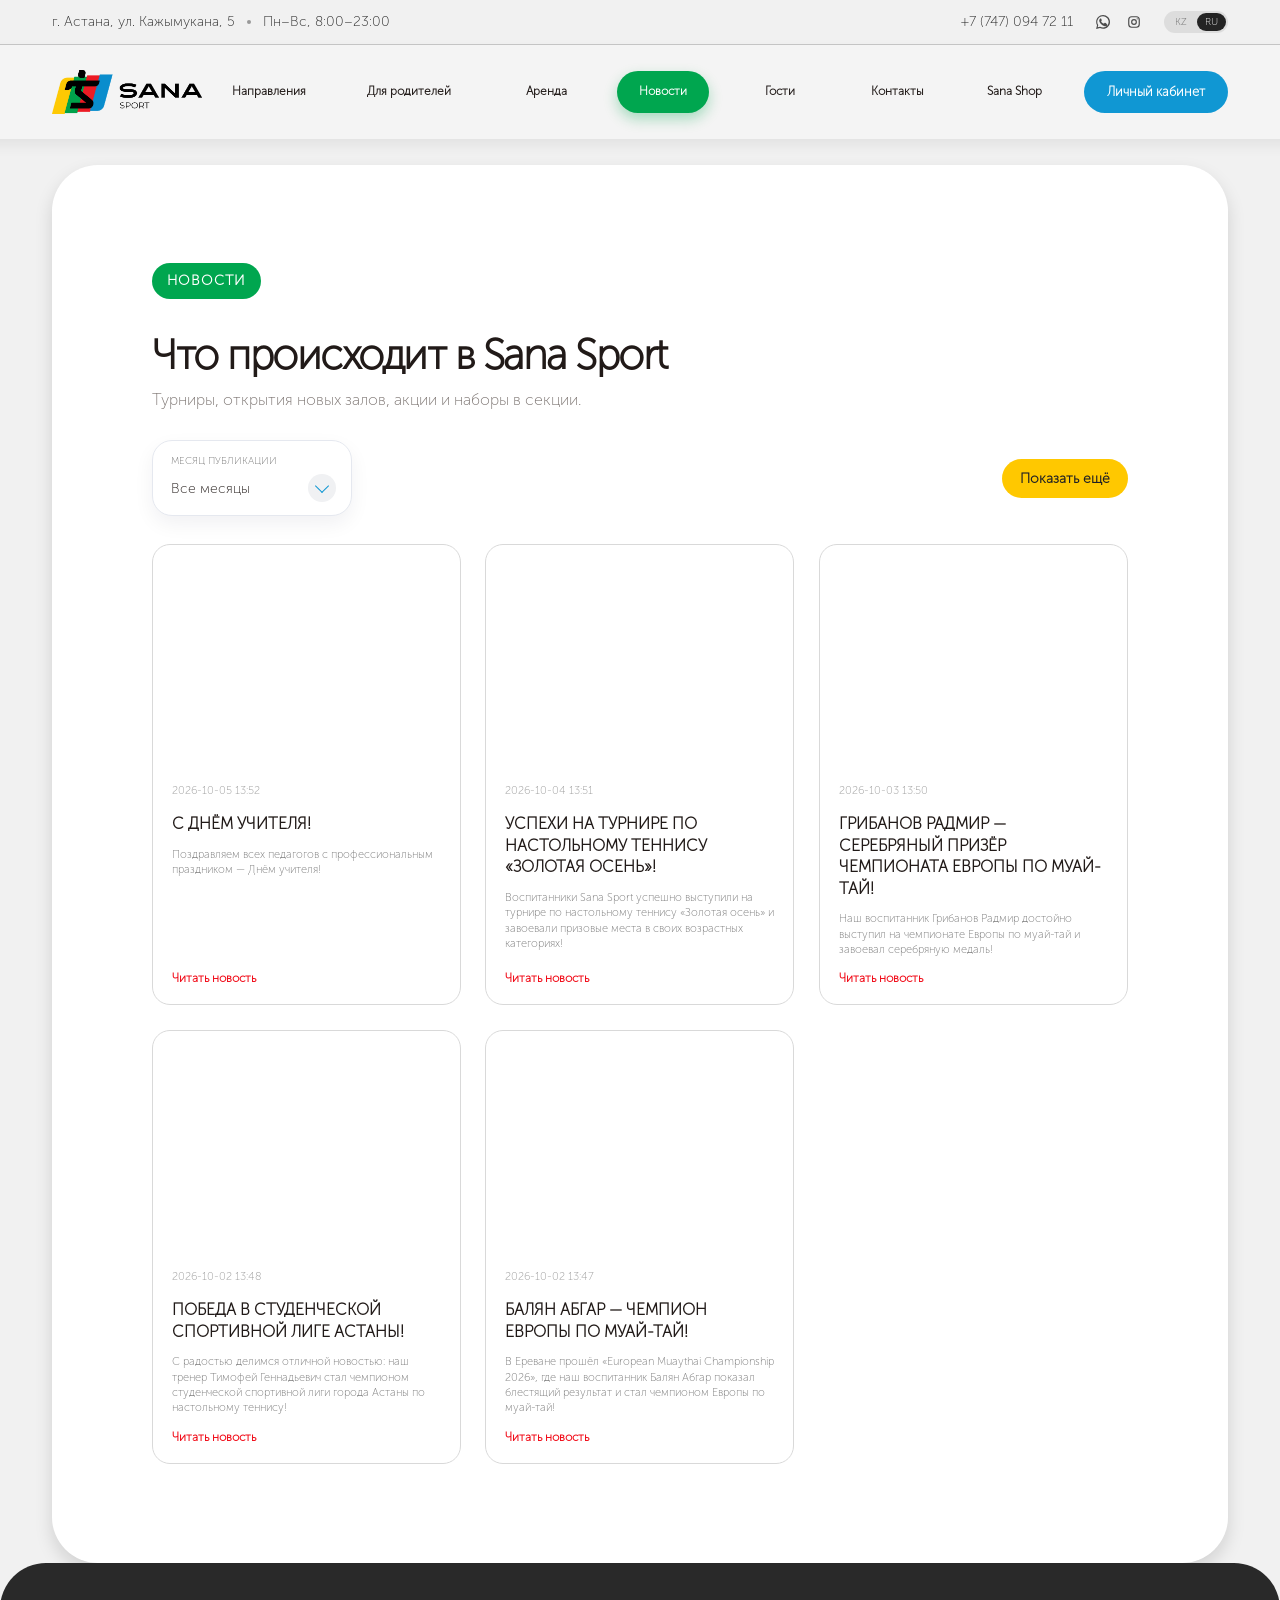
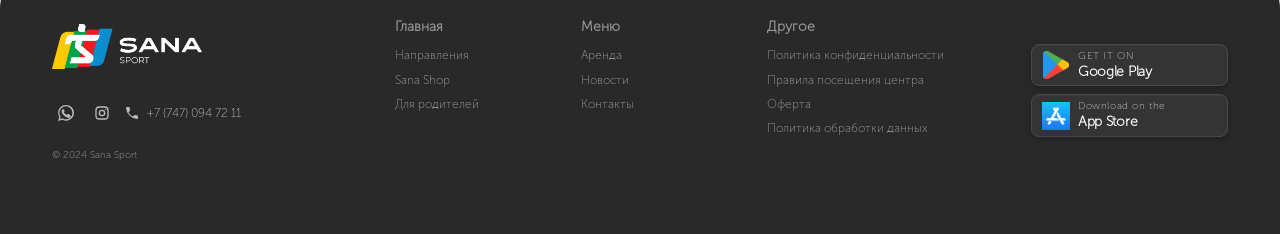
<file: news.html>
﻿<!doctype html>
<html lang="ru">
<head>
  <meta charset="UTF-8">
  <meta name="viewport" content="width=device-width, initial-scale=1.0">
  <meta name="description" content="Новости Sana Sport">
  <title>Новости — Sana Sport</title>
  <link rel="stylesheet" href="styles.css?v=63">
</head>
<body class="news-page">
  <div class="topbar"><div class="container topbar__inner"><span>г. Астана, ул. Кажымукана, 5</span><span class="topbar__dot"></span><span>Пн–Вс, 8:00–23:00</span><div class="topbar__right"><a href="tel:+77470947211">+7 (747) 094 72 11</a><span class="social">◉　◎</span><span class="languages">KZ <b>RU</b></span></div></div></div>
  <header class="header container"><a class="logo" href="index.html#top" aria-label="Sana Sport">
      <img src="images/Group 80.png" alt="Sana Sport">
    </a>    <button class="menu-toggle" aria-label="Открыть меню" aria-expanded="false">☰</button>    <nav class="nav"><a href="directions.html">Направления</a><a href="parents.html">Для родителей</a><a href="rental.html">Аренда</a><a class="is-current" href="news.html">Новости</a><a href="guests.html">Гости</a><a href="contacts.html">Контакты</a><a href="shop.html">Sana Shop</a></nav><a class="button button--blue header__account" href="https://sanasportt.bitrix24.site/crm_form_v5jyf/" target="_blank" rel="noopener noreferrer">Личный кабинет</a></header>

  <main>
    <section class="news-catalog container"><div class="news-heading"><small class="eyebrow">НОВОСТИ</small><h1>Что происходит в Sana Sport</h1><p>Турниры, открытия новых залов, акции и наборы в секции.</p></div><div class="news-toolbar"><div class="news-filter"><span id="news-month-filter-label">Месяц публикации</span><button class="news-filter__trigger" id="news-month-filter" type="button" aria-labelledby="news-month-filter-label news-month-filter-value" aria-haspopup="listbox" aria-controls="news-month-options" aria-expanded="false"><span class="news-filter__value" id="news-month-filter-value">Все месяцы</span><span class="news-filter__chevron" aria-hidden="true"></span></button><div class="news-filter__options" id="news-month-options" role="listbox" aria-labelledby="news-month-filter-label" hidden></div></div><button class="news-show-more" id="news-show-more" type="button">Показать ещё</button></div><div class="news-grid">
<div class="news-empty" id="news-empty" role="status" aria-live="polite">По выбранному месяцу новостей не найдено.</div>
<article class="news-card" data-news-title="С ДНЁМ УЧИТЕЛЯ!" data-news-date="2026-10-05 13:52" data-news-image="https://static.tildacdn.com/tild3631-3265-4732-b565-663039336262/image.png" data-news-text="Поздравляем всех педагогов с профессиональным праздником — Днём учителя!"><div class="news-card__image" style="background-image: url('https://static.tildacdn.com/tild3631-3265-4732-b565-663039336262/image.png');"></div><div class="news-card__body"><time>2026-10-05 13:52</time><h2>С ДНЁМ УЧИТЕЛЯ!</h2><p>Поздравляем всех педагогов с профессиональным праздником — Днём учителя!</p><button class="news-read" type="button">Читать новость</button></div></article>
<article class="news-card" data-news-title="УСПЕХИ НА ТУРНИРЕ ПО НАСТОЛЬНОМУ ТЕННИСУ «ЗОЛОТАЯ ОСЕНЬ»!" data-news-date="2026-10-04 13:51" data-news-image="https://static.tildacdn.com/tild3438-3539-4264-b033-346665316239/image.png" data-news-text="Воспитанники Sana Sport успешно выступили на турнире по настольному теннису «Золотая осень» и завоевали призовые места в своих возрастных категориях!"><div class="news-card__image" style="background-image: url('https://static.tildacdn.com/tild3438-3539-4264-b033-346665316239/image.png');"></div><div class="news-card__body"><time>2026-10-04 13:51</time><h2>УСПЕХИ НА ТУРНИРЕ ПО НАСТОЛЬНОМУ ТЕННИСУ «ЗОЛОТАЯ ОСЕНЬ»!</h2><p>Воспитанники Sana Sport успешно выступили на турнире по настольному теннису «Золотая осень» и завоевали призовые места в своих возрастных категориях!</p><button class="news-read" type="button">Читать новость</button></div></article>
<article class="news-card" data-news-title="ГРИБАНОВ РАДМИР — СЕРЕБРЯНЫЙ ПРИЗЁР ЧЕМПИОНАТА ЕВРОПЫ ПО МУАЙ-ТАЙ!" data-news-date="2026-10-03 13:50" data-news-image="https://static.tildacdn.com/tild3762-6661-4364-b062-346631663764/image.png" data-news-text="Наш воспитанник Грибанов Радмир достойно выступил на чемпионате Европы по муай-тай и завоевал серебряную медаль!"><div class="news-card__image" style="background-image: url('https://static.tildacdn.com/tild3762-6661-4364-b062-346631663764/image.png');"></div><div class="news-card__body"><time>2026-10-03 13:50</time><h2>ГРИБАНОВ РАДМИР — СЕРЕБРЯНЫЙ ПРИЗЁР ЧЕМПИОНАТА ЕВРОПЫ ПО МУАЙ-ТАЙ!</h2><p>Наш воспитанник Грибанов Радмир достойно выступил на чемпионате Европы по муай-тай и завоевал серебряную медаль!</p><button class="news-read" type="button">Читать новость</button></div></article>
<article class="news-card" data-news-title="ПОБЕДА В СТУДЕНЧЕСКОЙ СПОРТИВНОЙ ЛИГЕ АСТАНЫ!" data-news-date="2026-10-02 13:48" data-news-image="https://static.tildacdn.com/tild3464-6132-4066-a630-353539383236/image.png" data-news-text="С радостью делимся отличной новостью: наш тренер Тимофей Геннадьевич стал чемпионом студенческой спортивной лиги города Астаны по настольному теннису!"><div class="news-card__image" style="background-image: url('https://static.tildacdn.com/tild3464-6132-4066-a630-353539383236/image.png');"></div><div class="news-card__body"><time>2026-10-02 13:48</time><h2>ПОБЕДА В СТУДЕНЧЕСКОЙ СПОРТИВНОЙ ЛИГЕ АСТАНЫ!</h2><p>С радостью делимся отличной новостью: наш тренер Тимофей Геннадьевич стал чемпионом студенческой спортивной лиги города Астаны по настольному теннису!</p><button class="news-read" type="button">Читать новость</button></div></article>
<article class="news-card" data-news-title="БАЛЯН АБГАР — ЧЕМПИОН ЕВРОПЫ ПО МУАЙ-ТАЙ!" data-news-date="2026-10-02 13:47" data-news-image="https://static.tildacdn.com/tild6439-3332-4263-a236-666366386336/image.png" data-news-text="В Ереване прошёл «European Muaythai Championship 2026», где наш воспитанник Балян Абгар показал блестящий результат и стал чемпионом Европы по муай-тай!"><div class="news-card__image" style="background-image: url('https://static.tildacdn.com/tild6439-3332-4263-a236-666366386336/image.png');"></div><div class="news-card__body"><time>2026-10-02 13:47</time><h2>БАЛЯН АБГАР — ЧЕМПИОН ЕВРОПЫ ПО МУАЙ-ТАЙ!</h2><p>В Ереване прошёл «European Muaythai Championship 2026», где наш воспитанник Балян Абгар показал блестящий результат и стал чемпионом Европы по муай-тай!</p><button class="news-read" type="button">Читать новость</button></div></article>
<article class="news-card" data-news-title="ОМАР АРСЕН — ЧЕМПИОН ЕВРОПЫ ПО МУАЙ-ТАЙ!" data-news-date="2026-10-01 13:45" data-news-image="https://static.tildacdn.com/tild3739-3065-4162-a530-333439373731/image.png" data-news-text="На международном турнире «European Muaythai Championship 2026» воспитанник Sana Sport Омар Арсен показал высокий результат и стал чемпионом Европы по муай-тай!"><div class="news-card__image" style="background-image: url('https://static.tildacdn.com/tild3739-3065-4162-a530-333439373731/image.png');"></div><div class="news-card__body"><time>2026-10-01 13:45</time><h2>ОМАР АРСЕН — ЧЕМПИОН ЕВРОПЫ ПО МУАЙ-ТАЙ!</h2><p>На международном турнире «European Muaythai Championship 2026» воспитанник Sana Sport Омар Арсен показал высокий результат и стал чемпионом Европы по муай-тай!</p><button class="news-read" type="button">Читать новость</button></div></article>
<article class="news-card" data-news-title="С Днём музыки!" data-news-date="2026-10-01 13:43" data-news-image="https://static.tildacdn.com/tild3930-6338-4438-b334-333164613765/image.png" data-news-text="Музыка — это язык, который понятен каждому. Она объединяет людей, вдохновляет, помогает передавать эмоции и делает нашу жизнь ярче и насыщеннее."><div class="news-card__image" style="background-image: url('https://static.tildacdn.com/tild3930-6338-4438-b334-333164613765/image.png');"></div><div class="news-card__body"><time>2026-10-01 13:43</time><h2>С Днём музыки!</h2><p>Музыка — это язык, который понятен каждому. Она объединяет людей, вдохновляет, помогает передавать эмоции и делает нашу жизнь ярче и насыщеннее.</p><button class="news-read" type="button">Читать новость</button></div></article>
<article class="news-card" data-news-title="Поздравляем с Днём пожилых людей!" data-news-date="2026-10-01 13:40" data-news-image="https://static.tildacdn.com/tild3732-3137-4530-b833-656461336430/image.png" data-news-text="Этот день — прекрасный повод выразить благодарность и уважение старшему поколению за мудрость, жизненный опыт, доброту и заботу, которыми они делятся с нами каждый день."><div class="news-card__image" style="background-image: url('https://static.tildacdn.com/tild3732-3137-4530-b833-656461336430/image.png');"></div><div class="news-card__body"><time>2026-10-01 13:40</time><h2>Поздравляем с Днём пожилых людей!</h2><p>Этот день — прекрасный повод выразить благодарность и уважение старшему поколению за мудрость, жизненный опыт, доброту и заботу, которыми они делятся с нами каждый день.</p><button class="news-read" type="button">Читать новость</button></div></article>
<article class="news-card" data-news-title="Ученики Sana Sport — в финале конкурса «Astana Top Fest II»!" data-news-date="2026-09-27 13:35" data-news-image="https://static.tildacdn.com/tild3364-3464-4234-b639-663039303439/image.png" data-news-text="Поздравляем наших юных художников с отличными результатами на конкурсе по рисованию «Astana Top Fest II»!"><div class="news-card__image" style="background-image: url('https://static.tildacdn.com/tild3364-3464-4234-b639-663039303439/image.png');"></div><div class="news-card__body"><time>2026-09-27 13:35</time><h2>Ученики Sana Sport — в финале конкурса «Astana Top Fest II»!</h2><p>Поздравляем наших юных художников с отличными результатами на конкурсе по рисованию «Astana Top Fest II»!</p><button class="news-read" type="button">Читать новость</button></div></article>
<article class="news-card" data-news-title="Тренер Sana Sport Искандер Ачикеев отобрался на Чемпионат мира UWW 2026!" data-news-date="2026-09-26 13:33" data-news-image="https://static.tildacdn.com/tild6530-3331-4835-b061-336434643639/image.png" data-news-text="Сегодня прошёл отборочный турнир на Чемпионат мира UWW 2026, к участию в котором были допущены только чемпионы и призёры чемпионатов Республики Казахстан."><div class="news-card__image" style="background-image: url('https://static.tildacdn.com/tild6530-3331-4835-b061-336434643639/image.png');"></div><div class="news-card__body"><time>2026-09-26 13:33</time><h2>Тренер Sana Sport Искандер Ачикеев отобрался на Чемпионат мира UWW 2026!</h2><p>Сегодня прошёл отборочный турнир на Чемпионат мира UWW 2026, к участию в котором были допущены только чемпионы и призёры чемпионатов Республики Казахстан.</p><button class="news-read" type="button">Читать новость</button></div></article>
<article class="news-card" data-news-title="Тренеры Sana Sport по настольному теннису провели показательный мастер-класс в КНУС!" data-news-date="2026-09-25 15:00" data-news-image="https://static.tildacdn.com/tild3634-6662-4862-b937-666564363334/image.png" data-news-text="Тренеры Sana Sport по настольному теннису — Александр Герасименко, Жумаш Лаура и Кабдулов Арсен — провели показательный мастер-класс в Казахском национальном университете спорта (КНУС) с использованием современного робота для настольного тенниса."><div class="news-card__image" style="background-image: url('https://static.tildacdn.com/tild3634-6662-4862-b937-666564363334/image.png');"></div><div class="news-card__body"><time>2026-09-25 15:00</time><h2>Тренеры Sana Sport по настольному теннису провели показательный мастер-класс в КНУС!</h2><p>Тренеры Sana Sport по настольному теннису — Александр Герасименко, Жумаш Лаура и Кабдулов Арсен — провели показательный мастер-класс в Казахском национальном университете спорта (КНУС) с использованием современного робота для настольного тенниса.</p><button class="news-read" type="button">Читать новость</button></div></article>
<article class="news-card" data-news-title="В SANA SPORT открыт набор в детский хор!" data-news-date="2026-09-24 18:00" data-news-image="https://static.tildacdn.com/tild3534-3234-4839-b364-356534336336/___-_2026-09-28T0944.png" data-news-text="В центре SANA SPORT начинается набор детей в хор."><div class="news-card__image" style="background-image: url('https://static.tildacdn.com/tild3534-3234-4839-b364-356534336336/___-_2026-09-28T0944.png');"></div><div class="news-card__body"><time>2026-09-24 18:00</time><h2>В SANA SPORT открыт набор в детский хор!</h2><p>В центре SANA SPORT начинается набор детей в хор.</p><button class="news-read" type="button">Читать новость</button></div></article>
<article class="news-card" data-news-title="Дзюдоисты SANA SPORT завоевали призовые места в Ерейментау" data-news-date="2026-09-20 20:00" data-news-image="https://static.tildacdn.com/tild6661-6266-4832-b664-623932636237/image.png" data-news-text="В городе Ерейментау состоялся открытый турнир по дзюдо, в котором приняли участие 4 спортсмена SANA SPORT — и все четверо стали призёрами!"><div class="news-card__image" style="background-image: url('https://static.tildacdn.com/tild6661-6266-4832-b664-623932636237/image.png');"></div><div class="news-card__body"><time>2026-09-20 20:00</time><h2>Дзюдоисты SANA SPORT завоевали призовые места в Ерейментау</h2><p>В городе Ерейментау состоялся открытый турнир по дзюдо, в котором приняли участие 4 спортсмена SANA SPORT — и все четверо стали призёрами!</p><button class="news-read" type="button">Читать новость</button></div></article>
<article class="news-card" data-news-title="Амирлан Оразгалиев — серебряный призёр квалификационного турнира по шахматам" data-news-date="2026-09-20 19:00" data-news-image="https://static.tildacdn.com/tild3931-6234-4134-b730-343630366261/image.png" data-news-text="Воспитанник SANA SPORT Амирлан Оразгалиев успешно выступил в квалификационном турнире по шахматам на 4-й разряд и занял 2-е место!"><div class="news-card__image" style="background-image: url('https://static.tildacdn.com/tild3931-6234-4134-b730-343630366261/image.png');"></div><div class="news-card__body"><time>2026-09-20 19:00</time><h2>Амирлан Оразгалиев — серебряный призёр квалификационного турнира по шахматам</h2><p>Воспитанник SANA SPORT Амирлан Оразгалиев успешно выступил в квалификационном турнире по шахматам на 4-й разряд и занял 2-е место!</p><button class="news-read" type="button">Читать новость</button></div></article>
<article class="news-card" data-news-title="14 медалей SANA SPORT на международном KARAGANDA BJJ OPEN" data-news-date="2026-09-20 18:00" data-news-image="https://static.tildacdn.com/tild6165-6365-4766-b633-636265383330/image.png" data-news-text="19–20 сентября воспитанники SANA SPORT приняли участие в международном календарном чемпионате KARAGANDA BJJ OPEN, который прошёл в Центре бокса имени Серика Сапиева."><div class="news-card__image" style="background-image: url('https://static.tildacdn.com/tild6165-6365-4766-b633-636265383330/image.png');"></div><div class="news-card__body"><time>2026-09-20 18:00</time><h2>14 медалей SANA SPORT на международном KARAGANDA BJJ OPEN</h2><p>19–20 сентября воспитанники SANA SPORT приняли участие в международном календарном чемпионате KARAGANDA BJJ OPEN, который прошёл в Центре бокса имени Серика Сапиева.</p><button class="news-read" type="button">Читать новость</button></div></article>
<article class="news-card" data-news-title="16 медалей на чемпионате Астаны по киокушинкай-кан каратэ" data-news-date="2026-09-19 18:00" data-news-image="https://static.tildacdn.com/tild3732-3065-4633-b330-303032633931/image.png" data-news-text="Воспитанники SANA SPORT успешно выступили на чемпионате и первенстве города Астаны по киокушинкай-кан каратэ под руководством тренера Адильхана Ерболовича."><div class="news-card__image" style="background-image: url('https://static.tildacdn.com/tild3732-3065-4633-b330-303032633931/image.png');"></div><div class="news-card__body"><time>2026-09-19 18:00</time><h2>16 медалей на чемпионате Астаны по киокушинкай-кан каратэ</h2><p>Воспитанники SANA SPORT успешно выступили на чемпионате и первенстве города Астаны по киокушинкай-кан каратэ под руководством тренера Адильхана Ерболовича.</p><button class="news-read" type="button">Читать новость</button></div></article>
<article class="news-card" data-news-title="В SANA SPORT прошло родительское собрание секции дзюдо" data-news-date="2026-09-19 16:00" data-news-image="https://static.tildacdn.com/tild3732-3064-4535-b964-323032373138/image.png" data-news-text="В центре SANA SPORT состоялась встреча с родителями воспитанников секции дзюдо."><div class="news-card__image" style="background-image: url('https://static.tildacdn.com/tild3732-3064-4535-b964-323032373138/image.png');"></div><div class="news-card__body"><time>2026-09-19 16:00</time><h2>В SANA SPORT прошло родительское собрание секции дзюдо</h2><p>В центре SANA SPORT состоялась встреча с родителями воспитанников секции дзюдо.</p><button class="news-read" type="button">Читать новость</button></div></article>
<article class="news-card" data-news-title="Для сотрудников SANA SPORT прошёл 3-дневный мастер-класс по ораторскому искусству" data-news-date="2026-09-17 18:00" data-news-image="" data-news-text="Руководитель по воспитательной работе центра SANA SPORT, тренер по ораторскому искусству Айнұрлы Бердімұратқызы, провела для сотрудников центра трёхдневный мастер-класс."><div class="news-card__image" style="background-image: url('');"></div><div class="news-card__body"><time>2026-09-17 18:00</time><h2>Для сотрудников SANA SPORT прошёл 3-дневный мастер-класс по ораторскому искусству</h2><p>Руководитель по воспитательной работе центра SANA SPORT, тренер по ораторскому искусству Айнұрлы Бердімұратқызы, провела для сотрудников центра трёхдневный мастер-класс.</p><button class="news-read" type="button">Читать новость</button></div></article>
<article class="news-card" data-news-title="Делимся тёплыми отзывами о нашем центре!" data-news-date="2026-09-17 00:03" data-news-image="https://static.tildacdn.com/tild6366-3231-4139-a536-633837643732/photo.png" data-news-text="Для нас особенно ценно видеть ваши эмоции, слышать добрые слова и знать, что SANA SPORT становится местом, куда хочется возвращаться снова."><div class="news-card__image" style="background-image: url('https://static.tildacdn.com/tild6366-3231-4139-a536-633837643732/photo.png');"></div><div class="news-card__body"><time>2026-09-17 00:03</time><h2>Делимся тёплыми отзывами о нашем центре!</h2><p>Для нас особенно ценно видеть ваши эмоции, слышать добрые слова и знать, что SANA SPORT становится местом, куда хочется возвращаться снова.</p><button class="news-read" type="button">Читать новость</button></div></article>
<article class="news-card" data-news-title="Особенные гости в SANA SPORT" data-news-date="2026-09-15 17:20" data-news-image="https://static.tildacdn.com/tild6561-3462-4165-b164-653337386666/___-_2026-09-17T1521.png" data-news-text="В SANA SPORT побывали бронзовый призёр Олимпийских игр по боксу Сакен Бибосынов и его тренер Мырзагали Айтжанов."><div class="news-card__image" style="background-image: url('https://static.tildacdn.com/tild6561-3462-4165-b164-653337386666/___-_2026-09-17T1521.png');"></div><div class="news-card__body"><time>2026-09-15 17:20</time><h2>Особенные гости в SANA SPORT</h2><p>В SANA SPORT побывали бронзовый призёр Олимпийских игр по боксу Сакен Бибосынов и его тренер Мырзагали Айтжанов.</p><button class="news-read" type="button">Читать новость</button></div></article>
<article class="news-card" data-news-title="Коллектив SANA SPORT поздравляет с Днём семьи!" data-news-date="2026-09-13 17:16" data-news-image="https://static.tildacdn.com/tild3863-6561-4762-b266-396464386439/___-_2026-09-17T1525.png" data-news-text="Семья — это самое ценное, что есть у каждого человека. Это любовь и забота, поддержка и взаимопонимание, место, где нас всегда ждут и верят в нас."><div class="news-card__image" style="background-image: url('https://static.tildacdn.com/tild3863-6561-4762-b266-396464386439/___-_2026-09-17T1525.png');"></div><div class="news-card__body"><time>2026-09-13 17:16</time><h2>Коллектив SANA SPORT поздравляет с Днём семьи!</h2><p>Семья — это самое ценное, что есть у каждого человека. Это любовь и забота, поддержка и взаимопонимание, место, где нас всегда ждут и верят в нас.</p><button class="news-read" type="button">Читать новость</button></div></article>
<article class="news-card" data-news-title="Astana Judo Ligasy: 3 призовых места!" data-news-date="2026-09-13 17:14" data-news-image="https://static.tildacdn.com/tild3466-6162-4334-a533-653664353663/___-_2026-09-17T1515.png" data-news-text="Завершились двухдневные соревнования Astana Judo Ligasy."><div class="news-card__image" style="background-image: url('https://static.tildacdn.com/tild3466-6162-4334-a533-653664353663/___-_2026-09-17T1515.png');"></div><div class="news-card__body"><time>2026-09-13 17:14</time><h2>Astana Judo Ligasy: 3 призовых места!</h2><p>Завершились двухдневные соревнования Astana Judo Ligasy.</p><button class="news-read" type="button">Читать новость</button></div></article>
<article class="news-card" data-news-title="Три путёвки на республиканские соревнования!" data-news-date="2026-09-12 17:11" data-news-image="https://static.tildacdn.com/tild3063-6437-4331-b163-313132646465/___-_2026-09-17T1513.png" data-news-text="Отличные новости с волейбольной площадки! Наши команды успешно выступили на отборочных соревнованиях и показали достойный результат."><div class="news-card__image" style="background-image: url('https://static.tildacdn.com/tild3063-6437-4331-b163-313132646465/___-_2026-09-17T1513.png');"></div><div class="news-card__body"><time>2026-09-12 17:11</time><h2>Три путёвки на республиканские соревнования!</h2><p>Отличные новости с волейбольной площадки! Наши команды успешно выступили на отборочных соревнованиях и показали достойный результат.</p><button class="news-read" type="button">Читать новость</button></div></article>
<article class="news-card" data-news-title="Новый рекорд на международном турнире по баскетболу в Турции" data-news-date="2026-09-11 17:09" data-news-image="https://static.tildacdn.com/tild3761-6261-4561-b966-323063643835/___-_2026-09-17T1510.png" data-news-text="В рамках программы Next Step наши баскетболисты приняли участие в международном турнире в городе Ялова, где встретились с командами из Италии, Азербайджана, Грузии, Болгарии и сильными турецкими академиями."><div class="news-card__image" style="background-image: url('https://static.tildacdn.com/tild3761-6261-4561-b966-323063643835/___-_2026-09-17T1510.png');"></div><div class="news-card__body"><time>2026-09-11 17:09</time><h2>Новый рекорд на международном турнире по баскетболу в Турции</h2><p>В рамках программы Next Step наши баскетболисты приняли участие в международном турнире в городе Ялова, где встретились с командами из Италии, Азербайджана, Грузии, Болгарии и сильными турецкими академиями.</p><button class="news-read" type="button">Читать новость</button></div></article>
<article class="news-card" data-news-title="О воспитаннике SANA SPORT написала газета «Вечерняя Астана»" data-news-date="2026-09-10 17:22" data-news-image="https://static.tildacdn.com/tild3838-6435-4764-b933-643765616237/___-_2026-09-17T1523.png" data-news-text="В свежем выпуске газеты «Вечерняя Астана» вышел материал «Десятилетний чемпион», посвящённый нашему воспитаннику Ильхану Жумадильдинову и его тренеру Святославу Жевидю."><div class="news-card__image" style="background-image: url('https://static.tildacdn.com/tild3838-6435-4764-b933-643765616237/___-_2026-09-17T1523.png');"></div><div class="news-card__body"><time>2026-09-10 17:22</time><h2>О воспитаннике SANA SPORT написала газета «Вечерняя Астана»</h2><p>В свежем выпуске газеты «Вечерняя Астана» вышел материал «Десятилетний чемпион», посвящённый нашему воспитаннику Ильхану Жумадильдинову и его тренеру Святославу Жевидю.</p><button class="news-read" type="button">Читать новость</button></div></article>
<article class="news-card" data-news-title="Sana Sport Grizzlies U17 представят Казахстан на международном турнире в Турции!" data-news-date="2026-09-08 17:05" data-news-image="https://static.tildacdn.com/tild3534-3831-4131-a263-383034633562/___-_2026-09-08T1506.png" data-news-text="С 8 по 11 сентября 2026 года команда Sana Sport Grizzlies U17 примет участие в международном турнире EVOQ Challenge Cup, который пройдет в городе Ялова, Турция."><div class="news-card__image" style="background-image: url('https://static.tildacdn.com/tild3534-3831-4131-a263-383034633562/___-_2026-09-08T1506.png');"></div><div class="news-card__body"><time>2026-09-08 17:05</time><h2>Sana Sport Grizzlies U17 представят Казахстан на международном турнире в Турции!</h2><p>С 8 по 11 сентября 2026 года команда Sana Sport Grizzlies U17 примет участие в международном турнире EVOQ Challenge Cup, который пройдет в городе Ялова, Турция.</p><button class="news-read" type="button">Читать новость</button></div></article>
<article class="news-card" data-news-title="«Игры будущего» — когда киберспорт встречается с баскетболом!" data-news-date="2026-09-06 17:01" data-news-image="https://static.tildacdn.com/tild3966-6333-4135-b834-613730313538/___-_2026-09-08T1504.png" data-news-text="В Sana Sport прошёл необычный турнир «Игры будущего» / Hybrid Basketball Cup, объединивший киберспорт, молодёжь и настоящий баскетбол!"><div class="news-card__image" style="background-image: url('https://static.tildacdn.com/tild3966-6333-4135-b834-613730313538/___-_2026-09-08T1504.png');"></div><div class="news-card__body"><time>2026-09-06 17:01</time><h2>«Игры будущего» — когда киберспорт встречается с баскетболом!</h2><p>В Sana Sport прошёл необычный турнир «Игры будущего» / Hybrid Basketball Cup, объединивший киберспорт, молодёжь и настоящий баскетбол!</p><button class="news-read" type="button">Читать новость</button></div></article>
<article class="news-card" data-news-title="Sana Sport — новая победа в настольном теннисе!" data-news-date="2026-09-06 16:59" data-news-image="https://static.tildacdn.com/tild6539-6132-4665-a135-306138346264/___-_2026-09-08T1500.png" data-news-text="На чемпионате ДЮСШ №9 по настольному теннису воспитанница Sana Sport Сердюк Яна показала отличный результат и заняла 1-е место среди спортсменов ДЮСШ!"><div class="news-card__image" style="background-image: url('https://static.tildacdn.com/tild6539-6132-4665-a135-306138346264/___-_2026-09-08T1500.png');"></div><div class="news-card__body"><time>2026-09-06 16:59</time><h2>Sana Sport — новая победа в настольном теннисе!</h2><p>На чемпионате ДЮСШ №9 по настольному теннису воспитанница Sana Sport Сердюк Яна показала отличный результат и заняла 1-е место среди спортсменов ДЮСШ!</p><button class="news-read" type="button">Читать новость</button></div></article>
<article class="news-card" data-news-title="5 сентября — День языков народа Казахстана!" data-news-date="2026-09-05 16:50" data-news-image="https://static.tildacdn.com/tild6539-6261-4135-b736-373331366664/___-_2026-09-08T1457.png" data-news-text="Коллектив Sana Sport поздравляет всех с Днём языков народа Казахстана!"><div class="news-card__image" style="background-image: url('https://static.tildacdn.com/tild6539-6261-4135-b736-373331366664/___-_2026-09-08T1457.png');"></div><div class="news-card__body"><time>2026-09-05 16:50</time><h2>5 сентября — День языков народа Казахстана!</h2><p>Коллектив Sana Sport поздравляет всех с Днём языков народа Казахстана!</p><button class="news-read" type="button">Читать новость</button></div></article>
<article class="news-card" data-news-title="В Sana Sport впервые прошёл «Қазақша QUIZ»!" data-news-date="2026-09-05 16:50" data-news-image="https://static.tildacdn.com/tild3464-3535-4162-a261-346561373262/___-_2026-09-08T1454.png" data-news-text="В Sana Sport впервые среди воспитанников был организован интеллектуальный «Қазақша QUIZ»!"><div class="news-card__image" style="background-image: url('https://static.tildacdn.com/tild3464-3535-4162-a261-346561373262/___-_2026-09-08T1454.png');"></div><div class="news-card__body"><time>2026-09-05 16:50</time><h2>В Sana Sport впервые прошёл «Қазақша QUIZ»!</h2><p>В Sana Sport впервые среди воспитанников был организован интеллектуальный «Қазақша QUIZ»!</p><button class="news-read" type="button">Читать новость</button></div></article>
<article class="news-card" data-news-title="4 СЕНТЯБРЯ — МЕЖДУНАРОДНЫЙ ДЕНЬ ТАЭКВОНДО!" data-news-date="2026-09-04 16:49" data-news-image="https://static.tildacdn.com/tild3532-3334-4466-b064-613639313061/___-_2026-09-08T1459.png" data-news-text="Sana Sport поздравляет наших юных спортсменов, родителей, тренеров и всех любителей таэквондо с праздником!"><div class="news-card__image" style="background-image: url('https://static.tildacdn.com/tild3532-3334-4466-b064-613639313061/___-_2026-09-08T1459.png');"></div><div class="news-card__body"><time>2026-09-04 16:49</time><h2>4 СЕНТЯБРЯ — МЕЖДУНАРОДНЫЙ ДЕНЬ ТАЭКВОНДО!</h2><p>Sana Sport поздравляет наших юных спортсменов, родителей, тренеров и всех любителей таэквондо с праздником!</p><button class="news-read" type="button">Читать новость</button></div></article>
<article class="news-card" data-news-title="С днём знаний!" data-news-date="2026-09-01 16:48" data-news-image="https://static.tildacdn.com/tild3731-6530-4333-b537-623963346162/___-_2026-09-08T1456.png" data-news-text="1 сентября — начало нового учебного года!"><div class="news-card__image" style="background-image: url('https://static.tildacdn.com/tild3731-6530-4333-b537-623963346162/___-_2026-09-08T1456.png');"></div><div class="news-card__body"><time>2026-09-01 16:48</time><h2>С днём знаний!</h2><p>1 сентября — начало нового учебного года!</p><button class="news-read" type="button">Читать новость</button></div></article>
<article class="news-card" data-news-title="Поздравляем нашего тренера по джиу-джитсу с победой!" data-news-date="2026-08-30 16:07" data-news-image="https://static.tildacdn.com/tild3464-3865-4532-a539-306663396538/___-_2026-09-07T1408.png" data-news-text="На рейтинговом турнире Федерации джиу-джитсу Астаны Ачикеев Искандер занял 1 место среди спортсменов продвинутого уровня!"><div class="news-card__image" style="background-image: url('https://static.tildacdn.com/tild3464-3865-4532-a539-306663396538/___-_2026-09-07T1408.png');"></div><div class="news-card__body"><time>2026-08-30 16:07</time><h2>Поздравляем нашего тренера по джиу-джитсу с победой!</h2><p>На рейтинговом турнире Федерации джиу-джитсу Астаны Ачикеев Искандер занял 1 место среди спортсменов продвинутого уровня!</p><button class="news-read" type="button">Читать новость</button></div></article>
<article class="news-card" data-news-title="Спортсмены Sana Sport — призёры рейтингового турнира «ASTANA TOUR JU-JITSU»!" data-news-date="2026-08-30 16:03" data-news-image="https://static.tildacdn.com/tild6633-3862-4130-b730-366634653466/___-_2026-09-07T1405.png" data-news-text="30 августа в Астане состоялся рейтинговый турнир «ASTANA TOUR JU-JITSU», в котором приняли участие более 700 спортсменов!"><div class="news-card__image" style="background-image: url('https://static.tildacdn.com/tild6633-3862-4130-b730-366634653466/___-_2026-09-07T1405.png');"></div><div class="news-card__body"><time>2026-08-30 16:03</time><h2>Спортсмены Sana Sport — призёры рейтингового турнира «ASTANA TOUR JU-JITSU»!</h2><p>30 августа в Астане состоялся рейтинговый турнир «ASTANA TOUR JU-JITSU», в котором приняли участие более 700 спортсменов!</p><button class="news-read" type="button">Читать новость</button></div></article>
<article class="news-card" data-news-title="Sana Sport — новые успехи на турнире NCity по настольному теннису!" data-news-date="2026-08-29 16:45" data-news-image="https://static.tildacdn.com/tild6336-3064-4339-b135-356237343837/___-_2026-09-08T1446.png" data-news-text="На Открытом турнире NCity по настольному теннису, в котором приняли участие 32 спортсмена, воспитанники Sana Sport показали отличные результаты!"><div class="news-card__image" style="background-image: url('https://static.tildacdn.com/tild6336-3064-4339-b135-356237343837/___-_2026-09-08T1446.png');"></div><div class="news-card__body"><time>2026-08-29 16:45</time><h2>Sana Sport — новые успехи на турнире NCity по настольному теннису!</h2><p>На Открытом турнире NCity по настольному теннису, в котором приняли участие 32 спортсмена, воспитанники Sana Sport показали отличные результаты!</p><button class="news-read" type="button">Читать новость</button></div></article>
<article class="news-card" data-news-title="Sana Sport — трое воспитанников в сборной Астаны по настольному теннису!" data-news-date="2026-08-29 16:44" data-news-image="" data-news-text="На отборочном турнире в сборную города по настольному теннису на чемпионат Республики Казахстан среди спортсменов 2009 года рождения и младше воспитанники Sana Sport показали достойный результат!"><div class="news-card__image" style="background-image: url('');"></div><div class="news-card__body"><time>2026-08-29 16:44</time><h2>Sana Sport — трое воспитанников в сборной Астаны по настольному теннису!</h2><p>На отборочном турнире в сборную города по настольному теннису на чемпионат Республики Казахстан среди спортсменов 2009 года рождения и младше воспитанники Sana Sport показали достойный результат!</p><button class="news-read" type="button">Читать новость</button></div></article>
<article class="news-card" data-news-title="Завершился Чемпионат Республики Казахстан по волейболу!" data-news-date="2026-08-28 16:00" data-news-image="https://static.tildacdn.com/tild6231-6335-4632-b035-343235623864/___-_2026-09-07T1402.png" data-news-text="В соревнованиях приняли участие сборные команды мальчиков и девочек 2010–2011 годов рождения от Sana Sport."><div class="news-card__image" style="background-image: url('https://static.tildacdn.com/tild6231-6335-4632-b035-343235623864/___-_2026-09-07T1402.png');"></div><div class="news-card__body"><time>2026-08-28 16:00</time><h2>Завершился Чемпионат Республики Казахстан по волейболу!</h2><p>В соревнованиях приняли участие сборные команды мальчиков и девочек 2010–2011 годов рождения от Sana Sport.</p><button class="news-read" type="button">Читать новость</button></div></article>
<article class="news-card" data-news-title="Чемпионы по волейболу в Extreme Cup!" data-news-date="2026-08-22 13:39" data-news-image="https://static.tildacdn.com/tild3561-6532-4735-a162-373264623462/___-_2026-08-31T1141.png" data-news-text="На Республиканском турнире Extreme Cup все три команды Sana Sport стали чемпионами!"><div class="news-card__image" style="background-image: url('https://static.tildacdn.com/tild3561-6532-4735-a162-373264623462/___-_2026-08-31T1141.png');"></div><div class="news-card__body"><time>2026-08-22 13:39</time><h2>Чемпионы по волейболу в Extreme Cup!</h2><p>На Республиканском турнире Extreme Cup все три команды Sana Sport стали чемпионами!</p><button class="news-read" type="button">Читать новость</button></div></article>
<article class="news-card" data-news-title="6 сезонов. Одно лето. Тысячи ярких воспоминаний" data-news-date="2026-08-21 13:38" data-news-image="https://static.tildacdn.com/tild3331-6261-4465-b135-303962396463/___-_2026-08-31T1144.png" data-news-text="Завершился заключительный, 6-й сезон летнего лагеря Sana Sport!"><div class="news-card__image" style="background-image: url('https://static.tildacdn.com/tild3331-6261-4465-b135-303962396463/___-_2026-08-31T1144.png');"></div><div class="news-card__body"><time>2026-08-21 13:38</time><h2>6 сезонов. Одно лето. Тысячи ярких воспоминаний</h2><p>Завершился заключительный, 6-й сезон летнего лагеря Sana Sport!</p><button class="news-read" type="button">Читать новость</button></div></article>
<article class="news-card" data-news-title="Лето, полное открытий!" data-news-date="2026-08-19 13:33" data-news-image="https://static.tildacdn.com/tild3064-3137-4539-b962-386433353362/___-_2026-08-31T1136.png" data-news-text="В летнем лагере Sana Sport прошёл ещё один яркий и познавательный день!"><div class="news-card__image" style="background-image: url('https://static.tildacdn.com/tild3064-3137-4539-b962-386433353362/___-_2026-08-31T1136.png');"></div><div class="news-card__body"><time>2026-08-19 13:33</time><h2>Лето, полное открытий!</h2><p>В летнем лагере Sana Sport прошёл ещё один яркий и познавательный день!</p><button class="news-read" type="button">Читать новость</button></div></article>
<article class="news-card" data-news-title="Sana Sport всегда под рукой!" data-news-date="2026-08-19 13:30" data-news-image="" data-news-text="Напоминаем, что в мобильном приложении Sana Sport всё необходимое собрано в одном месте:"><div class="news-card__image" style="background-image: url('');"></div><div class="news-card__body"><time>2026-08-19 13:30</time><h2>Sana Sport всегда под рукой!</h2><p>Напоминаем, что в мобильном приложении Sana Sport всё необходимое собрано в одном месте:</p><button class="news-read" type="button">Читать новость</button></div></article>
<article class="news-card" data-news-title="Мастер-класс с капитаном ФК «Астана»" data-news-date="2026-08-18 13:11" data-news-image="https://static.tildacdn.com/tild3936-3865-4132-b732-303834343366/___-_2026-08-31T1124.png" data-news-text="В Sana Sport прошёл мастер-класс для наших юных футболистов с капитаном ФК «Астана» по футзалу Евгением Кошкиным!"><div class="news-card__image" style="background-image: url('https://static.tildacdn.com/tild3936-3865-4132-b732-303834343366/___-_2026-08-31T1124.png');"></div><div class="news-card__body"><time>2026-08-18 13:11</time><h2>Мастер-класс с капитаном ФК «Астана»</h2><p>В Sana Sport прошёл мастер-класс для наших юных футболистов с капитаном ФК «Астана» по футзалу Евгением Кошкиным!</p><button class="news-read" type="button">Читать новость</button></div></article>
<article class="news-card" data-news-title="В Sana Sport проходит Летняя баскетбольная лига" data-news-date="2026-08-17 15:10" data-news-image="https://static.tildacdn.com/tild3939-6465-4465-b235-643064653838/Frame_2087326560.png" data-news-text="С 17 по 21 августа в Sana Sport проходит Летняя баскетбольная лига для юных баскетболистов 14–17 лет."><div class="news-card__image" style="background-image: url('https://static.tildacdn.com/tild3939-6465-4465-b235-643064653838/Frame_2087326560.png');"></div><div class="news-card__body"><time>2026-08-17 15:10</time><h2>В Sana Sport проходит Летняя баскетбольная лига</h2><p>С 17 по 21 августа в Sana Sport проходит Летняя баскетбольная лига для юных баскетболистов 14–17 лет.</p><button class="news-read" type="button">Читать новость</button></div></article>
<article class="news-card" data-news-title="Товарищеский матч по волейболу между СДЮСШОР №5 города Астана и сборной командой Sana Sport" data-news-date="2026-08-17 14:09" data-news-image="https://static.tildacdn.com/tild3434-3231-4333-b966-356165353865/WhatsApp_Image_2026-.jpeg" data-news-text="В Sana Sport состоялся товарищеский матч по волейболу между командами СДЮСШОР №5 города Астана и сборной командой Sana Sport, в составе которой выступили девочки и мальчики."><div class="news-card__image" style="background-image: url('https://static.tildacdn.com/tild3434-3231-4333-b966-356165353865/WhatsApp_Image_2026-.jpeg');"></div><div class="news-card__body"><time>2026-08-17 14:09</time><h2>Товарищеский матч по волейболу между СДЮСШОР №5 города Астана и сборной командой Sana Sport</h2><p>В Sana Sport состоялся товарищеский матч по волейболу между командами СДЮСШОР №5 города Астана и сборной командой Sana Sport, в составе которой выступили девочки и мальчики.</p><button class="news-read" type="button">Читать новость</button></div></article>
<article class="news-card" data-news-title="Бронзовые медали на межрегиональном турнире!" data-news-date="2026-08-16 21:29" data-news-image="https://static.tildacdn.com/tild3064-6338-4533-b236-376237636434/WhatsApp_Image_2026-.jpeg" data-news-text="С 14 по 16 августа 2026 года в городе Ерейментау прошёл межрегиональный турнир по волейболу среди девушек."><div class="news-card__image" style="background-image: url('https://static.tildacdn.com/tild3064-6338-4533-b236-376237636434/WhatsApp_Image_2026-.jpeg');"></div><div class="news-card__body"><time>2026-08-16 21:29</time><h2>Бронзовые медали на межрегиональном турнире!</h2><p>С 14 по 16 августа 2026 года в городе Ерейментау прошёл межрегиональный турнир по волейболу среди девушек.</p><button class="news-read" type="button">Читать новость</button></div></article>
<article class="news-card" data-news-title="День спорта в Sana Sport!" data-news-date="2026-08-16 21:27" data-news-image="https://static.tildacdn.com/tild3038-3863-4537-b338-333938663237/Slide_4_3_-_1.png" data-news-text="16 августа в Казахстане отмечают День спорта — праздник, который напоминает о важности движения, активного образа жизни и любви к спорту!"><div class="news-card__image" style="background-image: url('https://static.tildacdn.com/tild3038-3863-4537-b338-333938663237/Slide_4_3_-_1.png');"></div><div class="news-card__body"><time>2026-08-16 21:27</time><h2>День спорта в Sana Sport!</h2><p>16 августа в Казахстане отмечают День спорта — праздник, который напоминает о важности движения, активного образа жизни и любви к спорту!</p><button class="news-read" type="button">Читать новость</button></div></article>
<article class="news-card" data-news-title="Маленькая пицца — большие эмоции!" data-news-date="2026-08-16 21:18" data-news-image="https://static.tildacdn.com/tild3832-6535-4034-b566-633833656133/Slide_4_3_-_1.png" data-news-text="В Sana Sport прошёл вкусный и увлекательный мастер-класс по приготовлению мини-пиццы!"><div class="news-card__image" style="background-image: url('https://static.tildacdn.com/tild3832-6535-4034-b566-633833656133/Slide_4_3_-_1.png');"></div><div class="news-card__body"><time>2026-08-16 21:18</time><h2>Маленькая пицца — большие эмоции!</h2><p>В Sana Sport прошёл вкусный и увлекательный мастер-класс по приготовлению мини-пиццы!</p><button class="news-read" type="button">Читать новость</button></div></article>
<article class="news-card" data-news-title="Робототехника — это не только про роботов!" data-news-date="2026-08-15 21:16" data-news-image="https://static.tildacdn.com/tild3630-3233-4232-a433-326335343863/Slide_4_3_-_1.png" data-news-text="На занятиях дети учатся придумывать и реализовывать свои идеи, проектировать и собирать конструкции, программировать и находить решения для различных задач."><div class="news-card__image" style="background-image: url('https://static.tildacdn.com/tild3630-3233-4232-a433-326335343863/Slide_4_3_-_1.png');"></div><div class="news-card__body"><time>2026-08-15 21:16</time><h2>Робототехника — это не только про роботов!</h2><p>На занятиях дети учатся придумывать и реализовывать свои идеи, проектировать и собирать конструкции, программировать и находить решения для различных задач.</p><button class="news-read" type="button">Читать новость</button></div></article>
<article class="news-card" data-news-title="Готовимся к школе вместе с Sana Sport!" data-news-date="2026-08-14 21:15" data-news-image="" data-news-text="До 1 сентября осталось совсем немного!Сейчас самое время помочь ребёнку подготовиться к первому классу спокойно, уверенно и без лишнего стресса."><div class="news-card__image" style="background-image: url('');"></div><div class="news-card__body"><time>2026-08-14 21:15</time><h2>Готовимся к школе вместе с Sana Sport!</h2><p>До 1 сентября осталось совсем немного!Сейчас самое время помочь ребёнку подготовиться к первому классу спокойно, уверенно и без лишнего стресса.</p><button class="news-read" type="button">Читать новость</button></div></article>
<article class="news-card" data-news-title="Наши ученики уже проводят мастер-классы!" data-news-date="2026-08-10 18:06" data-news-image="https://static.tildacdn.com/tild6131-3838-4662-a236-643466353966/Slide_4_3_-_1.png" data-news-text="Мы гордимся успехами наших воспитанников!"><div class="news-card__image" style="background-image: url('https://static.tildacdn.com/tild6131-3838-4662-a236-643466353966/Slide_4_3_-_1.png');"></div><div class="news-card__body"><time>2026-08-10 18:06</time><h2>Наши ученики уже проводят мастер-классы!</h2><p>Мы гордимся успехами наших воспитанников!</p><button class="news-read" type="button">Читать новость</button></div></article>
<article class="news-card" data-news-title="Открытие VI сезона лагеря «Портал силы»" data-news-date="2026-08-10 18:04" data-news-image="https://static.tildacdn.com/tild3732-3365-4835-b335-343437323431/Slide_4_3_-_1.png" data-news-text="В Sana Sport стартовал VI сезон лагеря «Портал силы»!"><div class="news-card__image" style="background-image: url('https://static.tildacdn.com/tild3732-3365-4835-b335-343437323431/Slide_4_3_-_1.png');"></div><div class="news-card__body"><time>2026-08-10 18:04</time><h2>Открытие VI сезона лагеря «Портал силы»</h2><p>В Sana Sport стартовал VI сезон лагеря «Портал силы»!</p><button class="news-read" type="button">Читать новость</button></div></article>
<article class="news-card" data-news-title="День Абая" data-news-date="2026-08-10 18:01" data-news-image="https://static.tildacdn.com/tild3334-6330-4761-b038-636664613461/image_3757.png" data-news-text="Сегодня мы отмечаем День Абая — день великого казахского поэта, мыслителя и просветителя, чьё мудрое наследие продолжает вдохновлять нас и сегодня."><div class="news-card__image" style="background-image: url('https://static.tildacdn.com/tild3334-6330-4761-b038-636664613461/image_3757.png');"></div><div class="news-card__body"><time>2026-08-10 18:01</time><h2>День Абая</h2><p>Сегодня мы отмечаем День Абая — день великого казахского поэта, мыслителя и просветителя, чьё мудрое наследие продолжает вдохновлять нас и сегодня.</p><button class="news-read" type="button">Читать новость</button></div></article>
<article class="news-card" data-news-title="Закрытие V сезона лагеря «Портал силы»" data-news-date="2026-08-07 17:59" data-news-image="https://static.tildacdn.com/tild3432-6639-4630-b431-633162633061/Slide_4_3_-_1.png" data-news-text="В Sana Sport завершился V сезон лагеря «Портал силы»!"><div class="news-card__image" style="background-image: url('https://static.tildacdn.com/tild3432-6639-4630-b431-633162633061/Slide_4_3_-_1.png');"></div><div class="news-card__body"><time>2026-08-07 17:59</time><h2>Закрытие V сезона лагеря «Портал силы»</h2><p>В Sana Sport завершился V сезон лагеря «Портал силы»!</p><button class="news-read" type="button">Читать новость</button></div></article>
<article class="news-card" data-news-title="«Abaimen Soile» — Instagram-челлендж!" data-news-date="2026-08-05 17:58" data-news-image="https://static.tildacdn.com/tild6636-6663-4335-a661-633962333930/AbaiMenSoileSana.png" data-news-text="В честь Дня Абая в Sana Sport запускаем творческий Instagram-челлендж «Abaimen Soile»!"><div class="news-card__image" style="background-image: url('https://static.tildacdn.com/tild6636-6663-4335-a661-633962333930/AbaiMenSoileSana.png');"></div><div class="news-card__body"><time>2026-08-05 17:58</time><h2>«Abaimen Soile» — Instagram-челлендж!</h2><p>В честь Дня Абая в Sana Sport запускаем творческий Instagram-челлендж «Abaimen Soile»!</p><button class="news-read" type="button">Читать новость</button></div></article>
<article class="news-card" data-news-title="BASKETBALL SANA CUP 3x3 2026" data-news-date="2026-08-02 17:53" data-news-image="https://static.tildacdn.com/tild6233-3434-4632-a231-616335363932/WhatsApp_Image_2026-.jpeg" data-news-text="В Sana Sport прошёл яркий турнир &lt;strong&gt;BASKETBALL SANA CUP 3x3 2026&lt;/strong&gt;! Команды продемонстрировали характер, командную игру и настоящую любовь к баскетболу."><div class="news-card__image" style="background-image: url('https://static.tildacdn.com/tild6233-3434-4632-a231-616335363932/WhatsApp_Image_2026-.jpeg');"></div><div class="news-card__body"><time>2026-08-02 17:53</time><h2>BASKETBALL SANA CUP 3x3 2026</h2><p>В Sana Sport прошёл яркий турнир &lt;strong&gt;BASKETBALL SANA CUP 3x3 2026&lt;/strong&gt;! Команды продемонстрировали характер, командную игру и настоящую любовь к баскетболу.</p><button class="news-read" type="button">Читать новость</button></div></article>
<article class="news-card" data-news-title="Разыгрываем AirPods Pro 3!" data-news-date="2026-08-01 17:50" data-news-image="https://static.tildacdn.com/tild6439-3661-4364-b630-376436666136/photo.png" data-news-text="Да, всё именно так — в Sana Sport стартует новый розыгрыш, и главным призом станут AirPods Pro 3!"><div class="news-card__image" style="background-image: url('https://static.tildacdn.com/tild6439-3661-4364-b630-376436666136/photo.png');"></div><div class="news-card__body"><time>2026-08-01 17:50</time><h2>Разыгрываем AirPods Pro 3!</h2><p>Да, всё именно так — в Sana Sport стартует новый розыгрыш, и главным призом станут AirPods Pro 3!</p><button class="news-read" type="button">Читать новость</button></div></article>
<article class="news-card" data-news-title="Особенный мастер-класс по баскетболу в Sana Sport" data-news-date="2026-07-30 17:46" data-news-image="https://static.tildacdn.com/tild6663-3365-4533-a436-653732623466/Slide_4_3_-_1.png" data-news-text="В Sana Sport прошёл особенный мастер-класс по баскетболу!"><div class="news-card__image" style="background-image: url('https://static.tildacdn.com/tild6663-3365-4533-a436-653732623466/Slide_4_3_-_1.png');"></div><div class="news-card__body"><time>2026-07-30 17:46</time><h2>Особенный мастер-класс по баскетболу в Sana Sport</h2><p>В Sana Sport прошёл особенный мастер-класс по баскетболу!</p><button class="news-read" type="button">Читать новость</button></div></article>
<article class="news-card" data-news-title="Открыт набор в детский и взрослый хор Sana Sport!" data-news-date="2026-07-29 17:43" data-news-image="" data-news-text="Любите петь? Тогда вам точно к нам! &lt;br /&gt;В Sana Sport открыт набор в &lt;strong&gt;детский и взрослый хор&lt;/strong&gt;"><div class="news-card__image" style="background-image: url('');"></div><div class="news-card__body"><time>2026-07-29 17:43</time><h2>Открыт набор в детский и взрослый хор Sana Sport!</h2><p>Любите петь? Тогда вам точно к нам! &lt;br /&gt;В Sana Sport открыт набор в &lt;strong&gt;детский и взрослый хор&lt;/strong&gt;</p><button class="news-read" type="button">Читать новость</button></div></article>
<article class="news-card" data-news-title="Учебно-тренировочные сборы в Хромтау!" data-news-date="2026-07-28 17:49" data-news-image="https://static.tildacdn.com/tild3634-3765-4063-a363-353132363939/WhatsApp_Image_2026-.jpeg" data-news-text="С &lt;strong&gt;28 июля по 10 августа&lt;/strong&gt; в городе &lt;strong&gt;Хромтау&lt;/strong&gt; прошли учебно-тренировочные сборы, в которых приняли участие &lt;strong&gt;19 юных спортсменов Sana Sport&lt;/strong&gt;.&amp;nbsp;"><div class="news-card__image" style="background-image: url('https://static.tildacdn.com/tild3634-3765-4063-a363-353132363939/WhatsApp_Image_2026-.jpeg');"></div><div class="news-card__body"><time>2026-07-28 17:49</time><h2>Учебно-тренировочные сборы в Хромтау!</h2><p>С &lt;strong&gt;28 июля по 10 августа&lt;/strong&gt; в городе &lt;strong&gt;Хромтау&lt;/strong&gt; прошли учебно-тренировочные сборы, в которых приняли участие &lt;strong&gt;19 юных спортсменов Sana Sport&lt;/strong&gt;.&amp;nbsp;</p><button class="news-read" type="button">Читать новость</button></div></article>
<article class="news-card" data-news-title="Торжественное открытие V сезона лагеря «Портал силы»" data-news-date="2026-07-27 16:47" data-news-image="https://static.tildacdn.com/tild3032-3734-4331-a164-636638633538/___-_2026-07-27T1449.png" data-news-text="SANA SPORT открывает для вас новые возможности для активного, интересного и полезного летнего отдыха!"><div class="news-card__image" style="background-image: url('https://static.tildacdn.com/tild3032-3734-4331-a164-636638633538/___-_2026-07-27T1449.png');"></div><div class="news-card__body"><time>2026-07-27 16:47</time><h2>Торжественное открытие V сезона лагеря «Портал силы»</h2><p>SANA SPORT открывает для вас новые возможности для активного, интересного и полезного летнего отдыха!</p><button class="news-read" type="button">Читать новость</button></div></article>
<article class="news-card" data-news-title="В секции волейбола состоялось родительское собрание" data-news-date="2026-07-25 16:46" data-news-image="" data-news-text="В секции волейбола под руководством тренера Аружан Ринадкызы состоялось родительское собрание."><div class="news-card__image" style="background-image: url('');"></div><div class="news-card__body"><time>2026-07-25 16:46</time><h2>В секции волейбола состоялось родительское собрание</h2><p>В секции волейбола под руководством тренера Аружан Ринадкызы состоялось родительское собрание.</p><button class="news-read" type="button">Читать новость</button></div></article>
<article class="news-card" data-news-title="Яркое закрытие IV сезона лагеря «Портал силы»" data-news-date="2026-07-24 16:41" data-news-image="https://static.tildacdn.com/tild3461-3334-4364-b034-313666393235/___-_2026-07-27T1445.png" data-news-text="В лагере состоялось торжественное закрытие IV сезона «Портал силы», которое прошло в атмосфере радости, веселья и дружбы."><div class="news-card__image" style="background-image: url('https://static.tildacdn.com/tild3461-3334-4364-b034-313666393235/___-_2026-07-27T1445.png');"></div><div class="news-card__body"><time>2026-07-24 16:41</time><h2>Яркое закрытие IV сезона лагеря «Портал силы»</h2><p>В лагере состоялось торжественное закрытие IV сезона «Портал силы», которое прошло в атмосфере радости, веселья и дружбы.</p><button class="news-read" type="button">Читать новость</button></div></article>
<article class="news-card" data-news-title="Воспитанники лагеря посетили Международную мультимедийную выставку «Leonardo da Vinci: Genius of the Renaissance»" data-news-date="2026-07-22 16:32" data-news-image="https://static.tildacdn.com/tild6432-3730-4538-b032-386637633939/___-_2026-07-27T1440.png" data-news-text="В рамках культурно-познавательной программы воспитанники лагеря посетили Международную мультимедийную выставку «Leonardo da Vinci: Genius of the Renaissance»."><div class="news-card__image" style="background-image: url('https://static.tildacdn.com/tild6432-3730-4538-b032-386637633939/___-_2026-07-27T1440.png');"></div><div class="news-card__body"><time>2026-07-22 16:32</time><h2>Воспитанники лагеря посетили Международную мультимедийную выставку «Leonardo da Vinci: Genius of the Renaissance»</h2><p>В рамках культурно-познавательной программы воспитанники лагеря посетили Международную мультимедийную выставку «Leonardo da Vinci: Genius of the Renaissance».</p><button class="news-read" type="button">Читать новость</button></div></article>
<article class="news-card" data-news-title="Поздравляем с достойным выступлением на Международном турнире по боксу!" data-news-date="2026-07-19 18:57" data-news-image="https://static.tildacdn.com/tild6366-6131-4165-b837-336230393539/___-_2026-07-22T1659.png" data-news-text="Спортсмены центра Sana Sport успешно выступили на Международном турнире по боксу, посвящённом 35-летию Независимости Республики Казахстан, который прошёл в посёлке Аршалы Акмолинской области."><div class="news-card__image" style="background-image: url('https://static.tildacdn.com/tild6366-6131-4165-b837-336230393539/___-_2026-07-22T1659.png');"></div><div class="news-card__body"><time>2026-07-19 18:57</time><h2>Поздравляем с достойным выступлением на Международном турнире по боксу!</h2><p>Спортсмены центра Sana Sport успешно выступили на Международном турнире по боксу, посвящённом 35-летию Независимости Республики Казахстан, который прошёл в посёлке Аршалы Акмолинской области.</p><button class="news-read" type="button">Читать новость</button></div></article>
<article class="news-card" data-news-title="Поздравляем с яркими победами на Чемпионате города по пляжному волейболу!" data-news-date="2026-07-19 18:52" data-news-image="https://static.tildacdn.com/tild3866-6232-4438-b365-333763356335/___-_2026-07-22T1655.png" data-news-text="Спортсмены центра Sana Sport достойно выступили на Чемпионате города по пляжному волейболу, показав отличные результаты сразу в нескольких возрастных категориях!"><div class="news-card__image" style="background-image: url('https://static.tildacdn.com/tild3866-6232-4438-b365-333763356335/___-_2026-07-22T1655.png');"></div><div class="news-card__body"><time>2026-07-19 18:52</time><h2>Поздравляем с яркими победами на Чемпионате города по пляжному волейболу!</h2><p>Спортсмены центра Sana Sport достойно выступили на Чемпионате города по пляжному волейболу, показав отличные результаты сразу в нескольких возрастных категориях!</p><button class="news-read" type="button">Читать новость</button></div></article>
<article class="news-card" data-news-title="Поздравляем наших спортсменов с успешным выступлением на чемпионате «ALMATY OPEN» по таеквон-до (GTF)" data-news-date="2026-07-18 18:48" data-news-image="https://static.tildacdn.com/tild6435-6238-4238-b033-373334306238/___-_2026-07-22T1650.png" data-news-text="оспитанники Sana Sport достойно выступили на чемпионате «ALMATY OPEN» по таеквон-до (GTF), продемонстрировав высокий уровень подготовки, силу духа и настоящий спортивный характер."><div class="news-card__image" style="background-image: url('https://static.tildacdn.com/tild6435-6238-4238-b033-373334306238/___-_2026-07-22T1650.png');"></div><div class="news-card__body"><time>2026-07-18 18:48</time><h2>Поздравляем наших спортсменов с успешным выступлением на чемпионате «ALMATY OPEN» по таеквон-до (GTF)</h2><p>оспитанники Sana Sport достойно выступили на чемпионате «ALMATY OPEN» по таеквон-до (GTF), продемонстрировав высокий уровень подготовки, силу духа и настоящий спортивный характер.</p><button class="news-read" type="button">Читать новость</button></div></article>
<article class="news-card" data-news-title="Ежегодная аттестация по джиу-джитсу: шаг к новым достижениям!" data-news-date="2026-07-17 18:45" data-news-image="https://static.tildacdn.com/tild6262-3533-4130-b133-313331323232/___-_2026-07-22T1646.png" data-news-text="В нашем спортивном центре прошла ежегодная аттестация по джиу-джитсу под руководством тренера Ачикеева Искандера."><div class="news-card__image" style="background-image: url('https://static.tildacdn.com/tild6262-3533-4130-b133-313331323232/___-_2026-07-22T1646.png');"></div><div class="news-card__body"><time>2026-07-17 18:45</time><h2>Ежегодная аттестация по джиу-джитсу: шаг к новым достижениям!</h2><p>В нашем спортивном центре прошла ежегодная аттестация по джиу-джитсу под руководством тренера Ачикеева Искандера.</p><button class="news-read" type="button">Читать новость</button></div></article>
<article class="news-card" data-news-title="Вот и определились победители нашего Sana Quest!" data-news-date="2026-07-17 18:39" data-news-image="https://static.tildacdn.com/tild6330-3166-4838-a162-353131613734/___-_2026-07-22T1642.png" data-news-text="На протяжении всего квеста участники активно посещали тренировки, выполняли задания, зарабатывали баллы и делились самыми яркими моментами вместе с Sana Sport."><div class="news-card__image" style="background-image: url('https://static.tildacdn.com/tild6330-3166-4838-a162-353131613734/___-_2026-07-22T1642.png');"></div><div class="news-card__body"><time>2026-07-17 18:39</time><h2>Вот и определились победители нашего Sana Quest!</h2><p>На протяжении всего квеста участники активно посещали тренировки, выполняли задания, зарабатывали баллы и делились самыми яркими моментами вместе с Sana Sport.</p><button class="news-read" type="button">Читать новость</button></div></article>
<article class="news-card" data-news-title="День Нептуна — море веселья и ярких эмоций!" data-news-date="2026-07-16 18:03" data-news-image="https://static.tildacdn.com/tild3865-3361-4236-b831-346462326162/___-_2026-07-22T1637.png" data-news-text="Сегодня в нашем лагере прошел один из самых любимых летних праздников — День Нептуна!"><div class="news-card__image" style="background-image: url('https://static.tildacdn.com/tild3865-3361-4236-b831-346462326162/___-_2026-07-22T1637.png');"></div><div class="news-card__body"><time>2026-07-16 18:03</time><h2>День Нептуна — море веселья и ярких эмоций!</h2><p>Сегодня в нашем лагере прошел один из самых любимых летних праздников — День Нептуна!</p><button class="news-read" type="button">Читать новость</button></div></article>
<article class="news-card" data-news-title="Открытие 4 сезона лагеря «Портал силы»" data-news-date="2026-07-13 14:01" data-news-image="https://static.tildacdn.com/tild6164-6461-4435-b038-343264626465/___-_2026-07-16T1203.png" data-news-text="Сегодня в лагере «Портал силы» состоялось открытие 4 сезона!"><div class="news-card__image" style="background-image: url('https://static.tildacdn.com/tild6164-6461-4435-b038-343264626465/___-_2026-07-16T1203.png');"></div><div class="news-card__body"><time>2026-07-13 14:01</time><h2>Открытие 4 сезона лагеря «Портал силы»</h2><p>Сегодня в лагере «Портал силы» состоялось открытие 4 сезона!</p><button class="news-read" type="button">Читать новость</button></div></article>
<article class="news-card" data-news-title="Открытый ковер по джиу-джитсу: обмен опытом и развитие мастерства" data-news-date="2026-07-10 17:57" data-news-image="https://static.tildacdn.com/tild6139-3466-4864-b038-373235386632/___-_2026-07-22T1635.png" data-news-text="В нашем центре состоялся открытый ковер по джиу-джитсу под руководством тренера Ачикеева Искандера."><div class="news-card__image" style="background-image: url('https://static.tildacdn.com/tild6139-3466-4864-b038-373235386632/___-_2026-07-22T1635.png');"></div><div class="news-card__body"><time>2026-07-10 17:57</time><h2>Открытый ковер по джиу-джитсу: обмен опытом и развитие мастерства</h2><p>В нашем центре состоялся открытый ковер по джиу-джитсу под руководством тренера Ачикеева Искандера.</p><button class="news-read" type="button">Читать новость</button></div></article>
<article class="news-card" data-news-title="Закрытие 3 сезона лагеря «Портал силы»" data-news-date="2026-07-10 13:56" data-news-image="https://static.tildacdn.com/tild3362-3639-4132-b762-336263353462/___-_2026-07-16T1200.png" data-news-text="Третий сезон лагеря «Портал силы» подошел к завершению!"><div class="news-card__image" style="background-image: url('https://static.tildacdn.com/tild3362-3639-4132-b762-336263353462/___-_2026-07-16T1200.png');"></div><div class="news-card__body"><time>2026-07-10 13:56</time><h2>Закрытие 3 сезона лагеря «Портал силы»</h2><p>Третий сезон лагеря «Портал силы» подошел к завершению!</p><button class="news-read" type="button">Читать новость</button></div></article>
<article class="news-card" data-news-title="Серебро на Республиканском турнире по пляжному волейболу!" data-news-date="2026-07-09 12:47" data-news-image="https://static.tildacdn.com/tild3535-6361-4064-a433-303462333661/___-_2026-07-10T1048.png" data-news-text="Поздравляем нашего тренера Курмана Ахметова с отличным выступлением на Республиканском турнире по пляжному волейболу!"><div class="news-card__image" style="background-image: url('https://static.tildacdn.com/tild3535-6361-4064-a433-303462333661/___-_2026-07-10T1048.png');"></div><div class="news-card__body"><time>2026-07-09 12:47</time><h2>Серебро на Республиканском турнире по пляжному волейболу!</h2><p>Поздравляем нашего тренера Курмана Ахметова с отличным выступлением на Республиканском турнире по пляжному волейболу!</p><button class="news-read" type="button">Читать новость</button></div></article>
<article class="news-card" data-news-title="Поздравляем с бронзовой медалью Чемпионата Республики Казахстан по настольному теннису!" data-news-date="2026-07-06 17:50" data-news-image="https://static.tildacdn.com/tild6462-3063-4538-b062-333962663064/___-_2026-07-22T1552.png" data-news-text="Наша спортсменка Сердюк Яна достойно выступила на Чемпионате Республики Казахстан по настольному теннису среди спортсменов 2013 года рождения и младше и завоевала III место!"><div class="news-card__image" style="background-image: url('https://static.tildacdn.com/tild6462-3063-4538-b062-333962663064/___-_2026-07-22T1552.png');"></div><div class="news-card__body"><time>2026-07-06 17:50</time><h2>Поздравляем с бронзовой медалью Чемпионата Республики Казахстан по настольному теннису!</h2><p>Наша спортсменка Сердюк Яна достойно выступила на Чемпионате Республики Казахстан по настольному теннису среди спортсменов 2013 года рождения и младше и завоевала III место!</p><button class="news-read" type="button">Читать новость</button></div></article>
<article class="news-card" data-news-title="Дети центра Sana Sport отдохнули в лагере «Жаңа Ұрпақ» в Алматы" data-news-date="2026-07-06 13:53" data-news-image="https://static.tildacdn.com/tild3266-6162-4862-a366-663734376135/___-_2026-07-16T1155.png" data-news-text="Благодаря поддержке благотворительного фонда «Мереке» дети центра Sana Sport провели незабываемые дни в лагере «Жаңа Ұрпақ» в городе Алматы."><div class="news-card__image" style="background-image: url('https://static.tildacdn.com/tild3266-6162-4862-a366-663734376135/___-_2026-07-16T1155.png');"></div><div class="news-card__body"><time>2026-07-06 13:53</time><h2>Дети центра Sana Sport отдохнули в лагере «Жаңа Ұрпақ» в Алматы</h2><p>Благодаря поддержке благотворительного фонда «Мереке» дети центра Sana Sport провели незабываемые дни в лагере «Жаңа Ұрпақ» в городе Алматы.</p><button class="news-read" type="button">Читать новость</button></div></article>
<article class="news-card" data-news-title="Бронзовая медаль на благотворительном турнире по волейболу!" data-news-date="2026-07-06 12:45" data-news-image="https://static.tildacdn.com/tild3662-3336-4266-b165-633335363362/___-_2026-07-10T1046.png" data-news-text="Поздравляем наших тренеров Серика Аружана, Ахметова Курмана, Мусаева Асхата и Алпамысову Алину с завоеванием 3-го места на благотворительном турнире по волейболу!"><div class="news-card__image" style="background-image: url('https://static.tildacdn.com/tild3662-3336-4266-b165-633335363362/___-_2026-07-10T1046.png');"></div><div class="news-card__body"><time>2026-07-06 12:45</time><h2>Бронзовая медаль на благотворительном турнире по волейболу!</h2><p>Поздравляем наших тренеров Серика Аружана, Ахметова Курмана, Мусаева Асхата и Алпамысову Алину с завоеванием 3-го места на благотворительном турнире по волейболу!</p><button class="news-read" type="button">Читать новость</button></div></article>
<article class="news-card" data-news-title="Золото Чемпионата Республики Казахстан по настольному теннису!" data-news-date="2026-07-06 12:42" data-news-image="https://static.tildacdn.com/tild3637-3563-4532-b763-633131333735/___-_2026-07-10T1043.png" data-news-text="Поздравляем нашего тренера Александра Герасименко с блестящей победой и завоеванием 1-го места на Чемпионате Республики Казахстан по настольному теннису в смешанном разряде!"><div class="news-card__image" style="background-image: url('https://static.tildacdn.com/tild3637-3563-4532-b763-633131333735/___-_2026-07-10T1043.png');"></div><div class="news-card__body"><time>2026-07-06 12:42</time><h2>Золото Чемпионата Республики Казахстан по настольному теннису!</h2><p>Поздравляем нашего тренера Александра Герасименко с блестящей победой и завоеванием 1-го места на Чемпионате Республики Казахстан по настольному теннису в смешанном разряде!</p><button class="news-read" type="button">Читать новость</button></div></article>
<article class="news-card" data-news-title="Бронзовая медаль на Чемпионате Республики Казахстан по настольному теннису!" data-news-date="2026-07-06 12:39" data-news-image="https://static.tildacdn.com/tild6231-6630-4135-b635-333164383564/___-_2026-07-10T1041.png" data-news-text="Поздравляем спортсменку Яну Сердюк с завоеванием 3-го места на Чемпионате Республики Казахстан по настольному теннису в смешанном разряде!"><div class="news-card__image" style="background-image: url('https://static.tildacdn.com/tild6231-6630-4135-b635-333164383564/___-_2026-07-10T1041.png');"></div><div class="news-card__body"><time>2026-07-06 12:39</time><h2>Бронзовая медаль на Чемпионате Республики Казахстан по настольному теннису!</h2><p>Поздравляем спортсменку Яну Сердюк с завоеванием 3-го места на Чемпионате Республики Казахстан по настольному теннису в смешанном разряде!</p><button class="news-read" type="button">Читать новость</button></div></article>
<article class="news-card" data-news-title="В Sana Sport ярко отметили День столицы!" data-news-date="2026-07-06 12:05" data-news-image="https://static.tildacdn.com/tild3363-3735-4531-a366-306463623235/___-_2026-07-10T1005.png" data-news-text="В честь Дня столицы в центре Sana Sport для наших юных участников была организована познавательно-развлекательная игра «Sana Поле чудес»."><div class="news-card__image" style="background-image: url('https://static.tildacdn.com/tild3363-3735-4531-a366-306463623235/___-_2026-07-10T1005.png');"></div><div class="news-card__body"><time>2026-07-06 12:05</time><h2>В Sana Sport ярко отметили День столицы!</h2><p>В честь Дня столицы в центре Sana Sport для наших юных участников была организована познавательно-развлекательная игра «Sana Поле чудес».</p><button class="news-read" type="button">Читать новость</button></div></article>
<article class="news-card" data-news-title="Поздравляем с Национальным днем домбры!" data-news-date="2026-07-05 12:02" data-news-image="https://static.tildacdn.com/tild6461-6564-4335-b938-373263666539/___-_2026-07-10T1003.png" data-news-text="Домбра — это символ богатой истории, культуры и духовного наследия казахского народа, объединяющий поколения через музыку и традиции."><div class="news-card__image" style="background-image: url('https://static.tildacdn.com/tild6461-6564-4335-b938-373263666539/___-_2026-07-10T1003.png');"></div><div class="news-card__body"><time>2026-07-05 12:02</time><h2>Поздравляем с Национальным днем домбры!</h2><p>Домбра — это символ богатой истории, культуры и духовного наследия казахского народа, объединяющий поколения через музыку и традиции.</p><button class="news-read" type="button">Читать новость</button></div></article>
<article class="news-card" data-news-title="Поздравляем наших чемпионов по настольному теннису!" data-news-date="2026-07-04 17:33" data-news-image="" data-news-text="С гордостью поздравляем воспитанников Sana Sport, которые завоевали 1 место на соревнованиях по настольному теннису!"><div class="news-card__image" style="background-image: url('');"></div><div class="news-card__body"><time>2026-07-04 17:33</time><h2>Поздравляем наших чемпионов по настольному теннису!</h2><p>С гордостью поздравляем воспитанников Sana Sport, которые завоевали 1 место на соревнованиях по настольному теннису!</p><button class="news-read" type="button">Читать новость</button></div></article>
<article class="news-card" data-news-title="Sana Shop — место, где можно выбрать фирменный мерч Sana Sport!" data-news-date="2026-07-03 12:01" data-news-image="https://static.tildacdn.com/tild3932-3132-4165-a335-393436323236/___-_2026-07-10T1001.png" data-news-text="В Sana Shop представлен широкий ассортимент фирменной продукции Sana Sport для детей и родителей."><div class="news-card__image" style="background-image: url('https://static.tildacdn.com/tild3932-3132-4165-a335-393436323236/___-_2026-07-10T1001.png');"></div><div class="news-card__body"><time>2026-07-03 12:01</time><h2>Sana Shop — место, где можно выбрать фирменный мерч Sana Sport!</h2><p>В Sana Shop представлен широкий ассортимент фирменной продукции Sana Sport для детей и родителей.</p><button class="news-read" type="button">Читать новость</button></div></article>
<article class="news-card" data-news-title="Стартовал III сезон лагеря «Портал силы»!" data-news-date="2026-06-29 12:44" data-news-image="https://static.tildacdn.com/tild3661-3335-4238-b733-386331393136/___-_2026-07-03T1045.png" data-news-text="С радостью объявляем об открытии третьего сезона нашего летнего лагеря «Портал силы»!"><div class="news-card__image" style="background-image: url('https://static.tildacdn.com/tild3661-3335-4238-b733-386331393136/___-_2026-07-03T1045.png');"></div><div class="news-card__body"><time>2026-06-29 12:44</time><h2>Стартовал III сезон лагеря «Портал силы»!</h2><p>С радостью объявляем об открытии третьего сезона нашего летнего лагеря «Портал силы»!</p><button class="news-read" type="button">Читать новость</button></div></article>
<article class="news-card" data-news-title="В Sana Sport прошла аттестация по тхэквондо!" data-news-date="2026-06-29 11:49" data-news-image="https://static.tildacdn.com/tild3161-3332-4435-b662-373061346235/___-_2026-07-10T0951.png" data-news-text="Наши спортсмены успешно прошли очередную аттестацию, продемонстрировав технику, дисциплину, уверенность и навыки, приобретённые на тренировках."><div class="news-card__image" style="background-image: url('https://static.tildacdn.com/tild3161-3332-4435-b662-373061346235/___-_2026-07-10T0951.png');"></div><div class="news-card__body"><time>2026-06-29 11:49</time><h2>В Sana Sport прошла аттестация по тхэквондо!</h2><p>Наши спортсмены успешно прошли очередную аттестацию, продемонстрировав технику, дисциплину, уверенность и навыки, приобретённые на тренировках.</p><button class="news-read" type="button">Читать новость</button></div></article>
<article class="news-card" data-news-title="Серебро Школьной баскетбольной лиги JUMP 3×3 — поздравляем нашу команду!" data-news-date="2026-06-28 18:09" data-news-image="https://static.tildacdn.com/tild6231-6664-4832-b835-656436306664/___-_2026-07-02T1610.png" data-news-text="Поздравляем нашу команду с успешным выступлением в Школьной баскетбольной лиге JUMP 3×3, где ребята достойно завоевали II место!"><div class="news-card__image" style="background-image: url('https://static.tildacdn.com/tild6231-6664-4832-b835-656436306664/___-_2026-07-02T1610.png');"></div><div class="news-card__body"><time>2026-06-28 18:09</time><h2>Серебро Школьной баскетбольной лиги JUMP 3×3 — поздравляем нашу команду!</h2><p>Поздравляем нашу команду с успешным выступлением в Школьной баскетбольной лиге JUMP 3×3, где ребята достойно завоевали II место!</p><button class="news-read" type="button">Читать новость</button></div></article>
<article class="news-card" data-news-title="Гран-при «ALMATY FEST» — у наших вокалистов!" data-news-date="2026-06-28 18:06" data-news-image="https://static.tildacdn.com/tild3039-3064-4131-b063-656239333732/___-_2026-07-02T1607.png" data-news-text="Поздравляем наших талантливых вокалистов с блестящей победой на Международном детско-юношеском конкурсе-фестивале творчества «ALMATY FEST»!"><div class="news-card__image" style="background-image: url('https://static.tildacdn.com/tild3039-3064-4131-b063-656239333732/___-_2026-07-02T1607.png');"></div><div class="news-card__body"><time>2026-06-28 18:06</time><h2>Гран-при «ALMATY FEST» — у наших вокалистов!</h2><p>Поздравляем наших талантливых вокалистов с блестящей победой на Международном детско-юношеском конкурсе-фестивале творчества «ALMATY FEST»!</p><button class="news-read" type="button">Читать новость</button></div></article>
<article class="news-card" data-news-title="Открыт набор в детский и взрослый хор!" data-news-date="2026-06-26 18:12" data-news-image="https://static.tildacdn.com/tild6139-3433-4461-b163-653538326130/___-_2026-07-02T1613.png" data-news-text="Мечтали петь, но всё откладывали? Или ваш ребенок любит музыку и хочет развивать свой талант? Сейчас самое время начать!"><div class="news-card__image" style="background-image: url('https://static.tildacdn.com/tild6139-3433-4461-b163-653538326130/___-_2026-07-02T1613.png');"></div><div class="news-card__body"><time>2026-06-26 18:12</time><h2>Открыт набор в детский и взрослый хор!</h2><p>Мечтали петь, но всё откладывали? Или ваш ребенок любит музыку и хочет развивать свой талант? Сейчас самое время начать!</p><button class="news-read" type="button">Читать новость</button></div></article>
<article class="news-card" data-news-title="Второй сезон лагеря «Портал силы» успешно завершен!" data-news-date="2026-06-26 12:39" data-news-image="https://static.tildacdn.com/tild3266-3536-4337-a537-343237643761/___-_2026-07-03T1040.png" data-news-text="В нашем лагере «Портал силы» подошел к концу второй сезон — яркий, насыщенный и незабываемый!"><div class="news-card__image" style="background-image: url('https://static.tildacdn.com/tild3266-3536-4337-a537-343237643761/___-_2026-07-03T1040.png');"></div><div class="news-card__body"><time>2026-06-26 12:39</time><h2>Второй сезон лагеря «Портал силы» успешно завершен!</h2><p>В нашем лагере «Портал силы» подошел к концу второй сезон — яркий, насыщенный и незабываемый!</p><button class="news-read" type="button">Читать новость</button></div></article>
<article class="news-card" data-news-title="С Международным олимпийским днём!" data-news-date="2026-06-23 18:24" data-news-image="https://static.tildacdn.com/tild3035-3064-4338-b531-366538363365/___-_2026-06-24T1625.png" data-news-text="Этот праздник напоминает нам о силе спорта, который объединяет людей, вдохновляет на новые достижения и помогает раскрывать свой потенциал.&lt;br /&gt;"><div class="news-card__image" style="background-image: url('https://static.tildacdn.com/tild3035-3064-4338-b531-366538363365/___-_2026-06-24T1625.png');"></div><div class="news-card__body"><time>2026-06-23 18:24</time><h2>С Международным олимпийским днём!</h2><p>Этот праздник напоминает нам о силе спорта, который объединяет людей, вдохновляет на новые достижения и помогает раскрывать свой потенциал.&lt;br /&gt;</p><button class="news-read" type="button">Читать новость</button></div></article>
<article class="news-card" data-news-title="Триумф воспитанников Sana Sport на ПРК по волейболу!" data-news-date="2026-06-23 18:20" data-news-image="https://static.tildacdn.com/tild3238-6338-4238-b138-656437346330/___-_2026-06-24T1623.png" data-news-text="Поздравляем наших спортсменов с отличным выступлением на ПРК по волейболу!"><div class="news-card__image" style="background-image: url('https://static.tildacdn.com/tild3238-6338-4238-b138-656437346330/___-_2026-06-24T1623.png');"></div><div class="news-card__body"><time>2026-06-23 18:20</time><h2>Триумф воспитанников Sana Sport на ПРК по волейболу!</h2><p>Поздравляем наших спортсменов с отличным выступлением на ПРК по волейболу!</p><button class="news-read" type="button">Читать новость</button></div></article>
<article class="news-card" data-news-title="С Международным днём йоги!" data-news-date="2026-06-21 16:56" data-news-image="https://static.tildacdn.com/tild3966-3937-4961-a266-396361623631/___-_2026-06-23T1457.png" data-news-text="Поздравляем всех любителей йоги с этим замечательным праздником! Пусть занятия дарят здоровье, гармонию, вдохновение, внутреннее равновесие и помогают находить баланс в каждом дне."><div class="news-card__image" style="background-image: url('https://static.tildacdn.com/tild3966-3937-4961-a266-396361623631/___-_2026-06-23T1457.png');"></div><div class="news-card__body"><time>2026-06-21 16:56</time><h2>С Международным днём йоги!</h2><p>Поздравляем всех любителей йоги с этим замечательным праздником! Пусть занятия дарят здоровье, гармонию, вдохновение, внутреннее равновесие и помогают находить баланс в каждом дне.</p><button class="news-read" type="button">Читать новость</button></div></article>
<article class="news-card" data-news-title="Наш тренер — призёр международного чемпионата по джиу-джитсу!" data-news-date="2026-06-20 16:54" data-news-image="https://static.tildacdn.com/tild3433-3363-4536-b733-306334313862/___-_2026-06-23T1455.png" data-news-text="Поздравляем тренера по джиу-джитсу Искандера Ачикеева с успешным выступлением на международном чемпионате"><div class="news-card__image" style="background-image: url('https://static.tildacdn.com/tild3433-3363-4536-b733-306334313862/___-_2026-06-23T1455.png');"></div><div class="news-card__body"><time>2026-06-20 16:54</time><h2>Наш тренер — призёр международного чемпионата по джиу-джитсу!</h2><p>Поздравляем тренера по джиу-джитсу Искандера Ачикеева с успешным выступлением на международном чемпионате</p><button class="news-read" type="button">Читать новость</button></div></article>
<article class="news-card" data-news-title="Триумф наших джиу-джитсеров на международном чемпионате!" data-news-date="2026-06-20 16:50" data-news-image="https://static.tildacdn.com/tild3766-3831-4363-a531-376563646230/___-_2026-06-23T1453.png" data-news-text="Наши спортсмены показали высокие результаты на международном чемпионате «KAZAKHSTAN JIU JITSU INTERNATIONAL CHAMPIONSHIP»."><div class="news-card__image" style="background-image: url('https://static.tildacdn.com/tild3766-3831-4363-a531-376563646230/___-_2026-06-23T1453.png');"></div><div class="news-card__body"><time>2026-06-20 16:50</time><h2>Триумф наших джиу-джитсеров на международном чемпионате!</h2><p>Наши спортсмены показали высокие результаты на международном чемпионате «KAZAKHSTAN JIU JITSU INTERNATIONAL CHAMPIONSHIP».</p><button class="news-read" type="button">Читать новость</button></div></article>
<article class="news-card" data-news-title="Дети летнего лагеря Sana Sport посетили выставку Леонардо да Винчи" data-news-date="2026-06-18 16:49" data-news-image="https://static.tildacdn.com/tild3862-6634-4961-b834-343061633733/___-_2026-06-24T1627.png" data-news-text="Дети летнего лагеря Sana Sport отправились в увлекательное путешествие в мир гениальности, посетив выставку, посвящённую Леонардо да Винчи."><div class="news-card__image" style="background-image: url('https://static.tildacdn.com/tild3862-6634-4961-b834-343061633733/___-_2026-06-24T1627.png');"></div><div class="news-card__body"><time>2026-06-18 16:49</time><h2>Дети летнего лагеря Sana Sport посетили выставку Леонардо да Винчи</h2><p>Дети летнего лагеря Sana Sport отправились в увлекательное путешествие в мир гениальности, посетив выставку, посвящённую Леонардо да Винчи.</p><button class="news-read" type="button">Читать новость</button></div></article>
<article class="news-card" data-news-title="Стартовал второй сезон летнего лагеря Sana Sport — «Портал силы»!" data-news-date="2026-06-15 17:14" data-news-image="https://static.tildacdn.com/tild3934-3537-4239-b336-633031373564/___-_2026-06-15T1516.png" data-news-text="Впереди ребят ждут новые знакомства, увлекательные выезды, спортивные активности, творческие мастер-классы и ещё больше ярких эмоций."><div class="news-card__image" style="background-image: url('https://static.tildacdn.com/tild3934-3537-4239-b336-633031373564/___-_2026-06-15T1516.png');"></div><div class="news-card__body"><time>2026-06-15 17:14</time><h2>Стартовал второй сезон летнего лагеря Sana Sport — «Портал силы»!</h2><p>Впереди ребят ждут новые знакомства, увлекательные выезды, спортивные активности, творческие мастер-классы и ещё больше ярких эмоций.</p><button class="news-read" type="button">Читать новость</button></div></article>
<article class="news-card" data-news-title="Успешное выступление на Лиге Match Point по настольному теннису" data-news-date="2026-06-14 14:09" data-news-image="https://static.tildacdn.com/tild3034-6266-4230-a333-636664343432/___-_2026-06-22T1210.png" data-news-text="Спортсмены секции настольного тенниса успешно выступили на соревнованиях Лиги Match Point, продемонстрировав высокий уровень подготовки и отличные результаты."><div class="news-card__image" style="background-image: url('https://static.tildacdn.com/tild3034-6266-4230-a333-636664343432/___-_2026-06-22T1210.png');"></div><div class="news-card__body"><time>2026-06-14 14:09</time><h2>Успешное выступление на Лиге Match Point по настольному теннису</h2><p>Спортсмены секции настольного тенниса успешно выступили на соревнованиях Лиги Match Point, продемонстрировав высокий уровень подготовки и отличные результаты.</p><button class="news-read" type="button">Читать новость</button></div></article>
<article class="news-card" data-news-title="Воспитанники Sana Sport стали призёрами XI Международного конкурса рисунков «DoStar Fest»" data-news-date="2026-06-13 16:49" data-news-image="https://static.tildacdn.com/tild3063-6465-4964-b831-313662356334/___-_2026-06-15T1450.png" data-news-text="Сегодня юные художники Sana Sport приняли участие в XI Международном конкурсе рисунков «DoStar Fest» и продемонстрировали свои творческие способности, талант и вдохновение."><div class="news-card__image" style="background-image: url('https://static.tildacdn.com/tild3063-6465-4964-b831-313662356334/___-_2026-06-15T1450.png');"></div><div class="news-card__body"><time>2026-06-13 16:49</time><h2>Воспитанники Sana Sport стали призёрами XI Международного конкурса рисунков «DoStar Fest»</h2><p>Сегодня юные художники Sana Sport приняли участие в XI Международном конкурсе рисунков «DoStar Fest» и продемонстрировали свои творческие способности, талант и вдохновение.</p><button class="news-read" type="button">Читать новость</button></div></article>
<article class="news-card" data-news-title="В Sana Sport состоялась торжественная церемония вручения поясов воспитанникам секции каратэ!" data-news-date="2026-06-13 16:47" data-news-image="https://static.tildacdn.com/tild3030-3562-4139-b033-653062363162/___-_2026-06-15T1448.png" data-news-text="Для юных спортсменов этот день стал важным этапом на пути к новым достижениям. Получение нового пояса — это заслуженный результат упорных тренировок, дисциплины, настойчивости и стремления к совершенству."><div class="news-card__image" style="background-image: url('https://static.tildacdn.com/tild3030-3562-4139-b033-653062363162/___-_2026-06-15T1448.png');"></div><div class="news-card__body"><time>2026-06-13 16:47</time><h2>В Sana Sport состоялась торжественная церемония вручения поясов воспитанникам секции каратэ!</h2><p>Для юных спортсменов этот день стал важным этапом на пути к новым достижениям. Получение нового пояса — это заслуженный результат упорных тренировок, дисциплины, настойчивости и стремления к совершенству.</p><button class="news-read" type="button">Читать новость</button></div></article>
<article class="news-card" data-news-title="Танцоры Dance For Kids завоевали первое место на «DOSTAR ASTANA SUMMER FEST»" data-news-date="2026-06-13 16:44" data-news-image="https://static.tildacdn.com/tild3032-6332-4733-b135-643361373536/___-_2026-06-15T1445.png" data-news-text="Танцоры группы Dance For Kids под руководством Ярославы Сергеевны приняли участие в XI Международном многожанровом конкурсе среди детей и подростков «DOSTAR ASTANA SUMMER FEST»."><div class="news-card__image" style="background-image: url('https://static.tildacdn.com/tild3032-6332-4733-b135-643361373536/___-_2026-06-15T1445.png');"></div><div class="news-card__body"><time>2026-06-13 16:44</time><h2>Танцоры Dance For Kids завоевали первое место на «DOSTAR ASTANA SUMMER FEST»</h2><p>Танцоры группы Dance For Kids под руководством Ярославы Сергеевны приняли участие в XI Международном многожанровом конкурсе среди детей и подростков «DOSTAR ASTANA SUMMER FEST».</p><button class="news-read" type="button">Читать новость</button></div></article>
<article class="news-card" data-news-title="Поздравляем нашего тренера по футболу Бекзата Сейтбаталовича с важным достижением!" data-news-date="2026-06-12 16:42" data-news-image="https://static.tildacdn.com/tild3861-6566-4135-b165-386463323565/___-_2026-06-15T1443.png" data-news-text="Бекзат Сейтбаталович стал первым казахстанским тренером, прошедшим обучение в академии La Masia Futsal — одной из лучших футбольных академий мира."><div class="news-card__image" style="background-image: url('https://static.tildacdn.com/tild3861-6566-4135-b165-386463323565/___-_2026-06-15T1443.png');"></div><div class="news-card__body"><time>2026-06-12 16:42</time><h2>Поздравляем нашего тренера по футболу Бекзата Сейтбаталовича с важным достижением!</h2><p>Бекзат Сейтбаталович стал первым казахстанским тренером, прошедшим обучение в академии La Masia Futsal — одной из лучших футбольных академий мира.</p><button class="news-read" type="button">Читать новость</button></div></article>
<article class="news-card" data-news-title="Вот так ярко мы закрыли первый сезон летнего лагеря Sana Sport!" data-news-date="2026-06-12 16:40" data-news-image="https://static.tildacdn.com/tild3534-3534-4731-a566-353563376561/___-_2026-06-15T1441.png" data-news-text="10 дней приключений, новых друзей, ярких эмоций и незабываемых моментов пролетели как одно мгновение."><div class="news-card__image" style="background-image: url('https://static.tildacdn.com/tild3534-3534-4731-a566-353563376561/___-_2026-06-15T1441.png');"></div><div class="news-card__body"><time>2026-06-12 16:40</time><h2>Вот так ярко мы закрыли первый сезон летнего лагеря Sana Sport!</h2><p>10 дней приключений, новых друзей, ярких эмоций и незабываемых моментов пролетели как одно мгновение.</p><button class="news-read" type="button">Читать новость</button></div></article>
<article class="news-card" data-news-title="В Sana Sport побывал особенный гость!" data-news-date="2026-06-10 16:37" data-news-image="https://static.tildacdn.com/tild3164-6635-4039-b531-306661323166/___-_2026-06-15T1521.png" data-news-text="Наш клуб посетил Талгат Аждарович, заместитель вице-президента Ассоциации футзала Казахстана"><div class="news-card__image" style="background-image: url('https://static.tildacdn.com/tild3164-6635-4039-b531-306661323166/___-_2026-06-15T1521.png');"></div><div class="news-card__body"><time>2026-06-10 16:37</time><h2>В Sana Sport побывал особенный гость!</h2><p>Наш клуб посетил Талгат Аждарович, заместитель вице-президента Ассоциации футзала Казахстана</p><button class="news-read" type="button">Читать новость</button></div></article>
<article class="news-card" data-news-title="Воспитанники Sana Sport успешно выступили на международном чемпионате по джиу-джитсу «KARAGANDA BJJ OPEN 2026»" data-news-date="2026-06-08 16:34" data-news-image="https://static.tildacdn.com/tild3336-3565-4838-a265-386237396236/___-_2026-06-15T1436.png" data-news-text="На площадке Центра бокса имени Сапиева прошёл ежегодный международный чемпионат по джиу-джитсу «KARAGANDA BJJ OPEN 2026», объединивший сильнейших спортсменов из разных регионов и стран."><div class="news-card__image" style="background-image: url('https://static.tildacdn.com/tild3336-3565-4838-a265-386237396236/___-_2026-06-15T1436.png');"></div><div class="news-card__body"><time>2026-06-08 16:34</time><h2>Воспитанники Sana Sport успешно выступили на международном чемпионате по джиу-джитсу «KARAGANDA BJJ OPEN 2026»</h2><p>На площадке Центра бокса имени Сапиева прошёл ежегодный международный чемпионат по джиу-джитсу «KARAGANDA BJJ OPEN 2026», объединивший сильнейших спортсменов из разных регионов и стран.</p><button class="news-read" type="button">Читать новость</button></div></article>
<article class="news-card" data-news-title="Незабываемые моменты в летнем лагере Sana Sport" data-news-date="2026-06-08 16:33" data-news-image="https://static.tildacdn.com/tild3065-3761-4864-b331-336261386433/___-_2026-06-15T1524.png" data-news-text="В нашем летнем лагере прошёл увлекательный и познавательный выезд!"><div class="news-card__image" style="background-image: url('https://static.tildacdn.com/tild3065-3761-4864-b331-336261386433/___-_2026-06-15T1524.png');"></div><div class="news-card__body"><time>2026-06-08 16:33</time><h2>Незабываемые моменты в летнем лагере Sana Sport</h2><p>В нашем летнем лагере прошёл увлекательный и познавательный выезд!</p><button class="news-read" type="button">Читать новость</button></div></article>
<article class="news-card" data-news-title="Воспитанники Sana Sport стали призёрами открытого турнира по боксу" data-news-date="2026-06-07 16:28" data-news-image="" data-news-text="Воспитанники клуба Sana Sport успешно выступили на открытом турнире по боксу среди частных спортивных клубов, продемонстрировав высокий уровень подготовки, спортивный характер и стремление к победе."><div class="news-card__image" style="background-image: url('');"></div><div class="news-card__body"><time>2026-06-07 16:28</time><h2>Воспитанники Sana Sport стали призёрами открытого турнира по боксу</h2><p>Воспитанники клуба Sana Sport успешно выступили на открытом турнире по боксу среди частных спортивных клубов, продемонстрировав высокий уровень подготовки, спортивный характер и стремление к победе.</p><button class="news-read" type="button">Читать новость</button></div></article>
<article class="news-card" data-news-title="В Sana Sport прошёл турнир для наших самых юных тхэквондистов!" data-news-date="2026-06-06 16:27" data-news-image="https://static.tildacdn.com/tild3562-6663-4231-a230-663934353363/___-_2026-06-15T1520.png" data-news-text="Для многих ребят это были первые соревнования, первые яркие эмоции и первые заслуженные медали."><div class="news-card__image" style="background-image: url('https://static.tildacdn.com/tild3562-6663-4231-a230-663934353363/___-_2026-06-15T1520.png');"></div><div class="news-card__body"><time>2026-06-06 16:27</time><h2>В Sana Sport прошёл турнир для наших самых юных тхэквондистов!</h2><p>Для многих ребят это были первые соревнования, первые яркие эмоции и первые заслуженные медали.</p><button class="news-read" type="button">Читать новость</button></div></article>
<article class="news-card" data-news-title="Воспитанники Sana Sport достойно выступили на международном турнире по волейболу «Burabay Cup»" data-news-date="2026-06-05 16:30" data-news-image="https://static.tildacdn.com/tild6237-3763-4462-a136-623333343564/___-_2026-06-15T1432.png" data-news-text="Воспитанники клуба Sana Sport приняли участие в международном турнире по волейболу «Burabay Cup», продемонстрировав высокий уровень подготовки, сплочённость команды и стремление к победе."><div class="news-card__image" style="background-image: url('https://static.tildacdn.com/tild6237-3763-4462-a136-623333343564/___-_2026-06-15T1432.png');"></div><div class="news-card__body"><time>2026-06-05 16:30</time><h2>Воспитанники Sana Sport достойно выступили на международном турнире по волейболу «Burabay Cup»</h2><p>Воспитанники клуба Sana Sport приняли участие в международном турнире по волейболу «Burabay Cup», продемонстрировав высокий уровень подготовки, сплочённость команды и стремление к победе.</p><button class="news-read" type="button">Читать новость</button></div></article>
<article class="news-card" data-news-title="Поздравляем с Днём государственных символов Республики Казахстан!" data-news-date="2026-06-04 18:17" data-news-image="https://static.tildacdn.com/tild3831-3939-4639-b464-393163333338/___-_2026-06-05T1618.png" data-news-text="4 июня в нашей стране отмечается День государственных символов Республики Казахстан."><div class="news-card__image" style="background-image: url('https://static.tildacdn.com/tild3831-3939-4639-b464-393163333338/___-_2026-06-05T1618.png');"></div><div class="news-card__body"><time>2026-06-04 18:17</time><h2>Поздравляем с Днём государственных символов Республики Казахстан!</h2><p>4 июня в нашей стране отмечается День государственных символов Республики Казахстан.</p><button class="news-read" type="button">Читать новость</button></div></article>
<article class="news-card" data-news-title="Собирай лайки — зарабатывай баллы!" data-news-date="2026-06-03 18:09" data-news-image="https://static.tildacdn.com/tild6338-3737-4635-a132-653164336637/___-_2026-06-05T1616.png" data-news-text="Думаешь, победить в нашем квесте можно только посещая занятия?"><div class="news-card__image" style="background-image: url('https://static.tildacdn.com/tild6338-3737-4635-a132-653164336637/___-_2026-06-05T1616.png');"></div><div class="news-card__body"><time>2026-06-03 18:09</time><h2>Собирай лайки — зарабатывай баллы!</h2><p>Думаешь, победить в нашем квесте можно только посещая занятия?</p><button class="news-read" type="button">Читать новость</button></div></article>
<article class="news-card" data-news-title="Вот и стартовал первый сезон летнего лагеря Sana Sport!" data-news-date="2026-06-01 18:06" data-news-image="https://static.tildacdn.com/tild6565-3637-4963-b166-356366363935/___-_2026-06-05T1608.png" data-news-text="Впереди участников ждут 10 дней приключений, новых друзей, ярких эмоций и незабываемых впечатлений!&lt;br style=&quot;box-sizing: border-box; font-size: 18px; background-color: rgba(0, 0, 0, 0.03);&quot; /&gt;"><div class="news-card__image" style="background-image: url('https://static.tildacdn.com/tild6565-3637-4963-b166-356366363935/___-_2026-06-05T1608.png');"></div><div class="news-card__body"><time>2026-06-01 18:06</time><h2>Вот и стартовал первый сезон летнего лагеря Sana Sport!</h2><p>Впереди участников ждут 10 дней приключений, новых друзей, ярких эмоций и незабываемых впечатлений!&lt;br style=&quot;box-sizing: border-box; font-size: 18px; background-color: rgba(0, 0, 0, 0.03);&quot; /&gt;</p><button class="news-read" type="button">Читать новость</button></div></article>
<article class="news-card" data-news-title="Яркие победы наших юных боксёров!" data-news-date="2026-06-01 18:05" data-news-image="" data-news-text="Воспитанники Sana Sport под руководством тренера Рахымберди Намазбая успешно выступили на клубном турнире по боксу, продемонстрировав отличную подготовку, силу духа и стремление к победе."><div class="news-card__image" style="background-image: url('');"></div><div class="news-card__body"><time>2026-06-01 18:05</time><h2>Яркие победы наших юных боксёров!</h2><p>Воспитанники Sana Sport под руководством тренера Рахымберди Намазбая успешно выступили на клубном турнире по боксу, продемонстрировав отличную подготовку, силу духа и стремление к победе.</p><button class="news-read" type="button">Читать новость</button></div></article>
<article class="news-card" data-news-title="Поздравляем с Днём защиты детей!" data-news-date="2026-06-01 18:02" data-news-image="https://static.tildacdn.com/tild3330-3134-4238-a363-353463326465/___-_2026-06-05T1604.png" data-news-text="Желаем всем детям крепкого здоровья, счастливого детства, радости и благополучия. Пусть каждый день будет наполнен улыбками, теплом, заботой, новыми открытиями и яркими впечатлениями!"><div class="news-card__image" style="background-image: url('https://static.tildacdn.com/tild3330-3134-4238-a363-353463326465/___-_2026-06-05T1604.png');"></div><div class="news-card__body"><time>2026-06-01 18:02</time><h2>Поздравляем с Днём защиты детей!</h2><p>Желаем всем детям крепкого здоровья, счастливого детства, радости и благополучия. Пусть каждый день будет наполнен улыбками, теплом, заботой, новыми открытиями и яркими впечатлениями!</p><button class="news-read" type="button">Читать новость</button></div></article>
<article class="news-card" data-news-title="Очередные достижения наших спортсменов на международном турнире ORTUS по дзюдо!" data-news-date="2026-05-31 17:59" data-news-image="https://static.tildacdn.com/tild3134-6434-4438-a633-316461353037/___-_2026-06-05T1600.png" data-news-text="Завершился двухдневный международный турнир по дзюдо ORTUS, который собрал более 700 участников из Казахстана, Кыргызстана и России."><div class="news-card__image" style="background-image: url('https://static.tildacdn.com/tild3134-6434-4438-a633-316461353037/___-_2026-06-05T1600.png');"></div><div class="news-card__body"><time>2026-05-31 17:59</time><h2>Очередные достижения наших спортсменов на международном турнире ORTUS по дзюдо!</h2><p>Завершился двухдневный международный турнир по дзюдо ORTUS, который собрал более 700 участников из Казахстана, Кыргызстана и России.</p><button class="news-read" type="button">Читать новость</button></div></article>
<article class="news-card" data-news-title="Новые победы воспитанников вокальной студии Sana Sport!" data-news-date="2026-05-31 17:32" data-news-image="https://static.tildacdn.com/tild6538-6139-4563-a362-363532363733/___-_2026-06-05T1534.png" data-news-text="Наши юные вокалисты вновь подтвердили высокий уровень подготовки, достойно представив Sana Sport на международных конкурсах и завоевав престижные награды."><div class="news-card__image" style="background-image: url('https://static.tildacdn.com/tild6538-6139-4563-a362-363532363733/___-_2026-06-05T1534.png');"></div><div class="news-card__body"><time>2026-05-31 17:32</time><h2>Новые победы воспитанников вокальной студии Sana Sport!</h2><p>Наши юные вокалисты вновь подтвердили высокий уровень подготовки, достойно представив Sana Sport на международных конкурсах и завоевав престижные награды.</p><button class="news-read" type="button">Читать новость</button></div></article>
<article class="news-card" data-news-title="Серебро на турнире по волейболу, посвящённом Дню защиты детей!" data-news-date="2026-05-31 17:29" data-news-image="https://static.tildacdn.com/tild3330-3435-4563-b265-356634323764/___-_2026-06-05T1530.png" data-news-text="Воспитанницы Sana Sport приняли участие в закрытом турнире по волейболу среди девочек 2014–2015 годов рождения, посвящённом Дню защиты детей, и показали отличный результат."><div class="news-card__image" style="background-image: url('https://static.tildacdn.com/tild3330-3435-4563-b265-356634323764/___-_2026-06-05T1530.png');"></div><div class="news-card__body"><time>2026-05-31 17:29</time><h2>Серебро на турнире по волейболу, посвящённом Дню защиты детей!</h2><p>Воспитанницы Sana Sport приняли участие в закрытом турнире по волейболу среди девочек 2014–2015 годов рождения, посвящённом Дню защиты детей, и показали отличный результат.</p><button class="news-read" type="button">Читать новость</button></div></article>
<article class="news-card" data-news-title="В Sana Sport прошел праздничный футбольный турнир, посвященный Дню защиты детей!" data-news-date="2026-05-31 17:25" data-news-image="https://static.tildacdn.com/tild6262-6362-4634-b466-646536333064/___-_2026-06-05T1526.png" data-news-text="В честь Международного дня защиты детей среди воспитанников младшей группы состоялся футбольный турнир, который прошел на высоком уровне и подарил участникам множество ярких эмоций."><div class="news-card__image" style="background-image: url('https://static.tildacdn.com/tild6262-6362-4634-b466-646536333064/___-_2026-06-05T1526.png');"></div><div class="news-card__body"><time>2026-05-31 17:25</time><h2>В Sana Sport прошел праздничный футбольный турнир, посвященный Дню защиты детей!</h2><p>В честь Международного дня защиты детей среди воспитанников младшей группы состоялся футбольный турнир, который прошел на высоком уровне и подарил участникам множество ярких эмоций.</p><button class="news-read" type="button">Читать новость</button></div></article>
<article class="news-card" data-news-title="Каратисты Sana Sport вошли в число лучших на турнире IKIGAI OPEN CUP!" data-news-date="2026-05-31 17:22" data-news-image="https://static.tildacdn.com/tild6365-6562-4964-b666-343931633737/___-_2026-06-05T1523.png" data-news-text="Под руководством тренера Адильхана Акылжана воспитанники Sana Sport достойно выступили на турнире по каратэ IKIGAI OPEN CUP и показали отличные результаты."><div class="news-card__image" style="background-image: url('https://static.tildacdn.com/tild6365-6562-4964-b666-343931633737/___-_2026-06-05T1523.png');"></div><div class="news-card__body"><time>2026-05-31 17:22</time><h2>Каратисты Sana Sport вошли в число лучших на турнире IKIGAI OPEN CUP!</h2><p>Под руководством тренера Адильхана Акылжана воспитанники Sana Sport достойно выступили на турнире по каратэ IKIGAI OPEN CUP и показали отличные результаты.</p><button class="news-read" type="button">Читать новость</button></div></article>
<article class="news-card" data-news-title="Наши тренеры продолжают развиваться и совершенствовать свои профессиональные навыки!" data-news-date="2026-05-31 17:18" data-news-image="https://static.tildacdn.com/tild6537-3936-4133-b063-336636363933/___-_2026-06-05T1520.png" data-news-text="Тренеры Sana Sport Асхат Мусаев и Курман Ахметов успешно прошли курсы повышения квалификации для детских тренеров по волейболу, организованные Федерацией волейбола города Астаны совместно с Казахским национальным университетом спорта."><div class="news-card__image" style="background-image: url('https://static.tildacdn.com/tild6537-3936-4133-b063-336636363933/___-_2026-06-05T1520.png');"></div><div class="news-card__body"><time>2026-05-31 17:18</time><h2>Наши тренеры продолжают развиваться и совершенствовать свои профессиональные навыки!</h2><p>Тренеры Sana Sport Асхат Мусаев и Курман Ахметов успешно прошли курсы повышения квалификации для детских тренеров по волейболу, организованные Федерацией волейбола города Астаны совместно с Казахским национальным университетом спорта.</p><button class="news-read" type="button">Читать новость</button></div></article>
<article class="news-card" data-news-title="Новые достижения наших юных шахматистов!" data-news-date="2026-05-31 17:16" data-news-image="https://static.tildacdn.com/tild6166-3132-4237-b835-646666306438/___-_2026-06-05T1517.png" data-news-text="На квалификационном турнире по шахматам воспитанники Sana Sport показали отличные результаты и достойно представили наш центр"><div class="news-card__image" style="background-image: url('https://static.tildacdn.com/tild6166-3132-4237-b835-646666306438/___-_2026-06-05T1517.png');"></div><div class="news-card__body"><time>2026-05-31 17:16</time><h2>Новые достижения наших юных шахматистов!</h2><p>На квалификационном турнире по шахматам воспитанники Sana Sport показали отличные результаты и достойно представили наш центр</p><button class="news-read" type="button">Читать новость</button></div></article>
<article class="news-card" data-news-title="Вот так ярко, весело и по-настоящему незабываемо мы отметили День защиты детей в Sana Sport!" data-news-date="2026-05-31 17:14" data-news-image="https://static.tildacdn.com/tild3364-3266-4339-b136-303130316466/___-_2026-06-05T1613.png" data-news-text="Смех, игры, конкурсы, подарки и море счастливых эмоций — этот день был наполнен радостью от начала до конца."><div class="news-card__image" style="background-image: url('https://static.tildacdn.com/tild3364-3266-4339-b136-303130316466/___-_2026-06-05T1613.png');"></div><div class="news-card__body"><time>2026-05-31 17:14</time><h2>Вот так ярко, весело и по-настоящему незабываемо мы отметили День защиты детей в Sana Sport!</h2><p>Смех, игры, конкурсы, подарки и море счастливых эмоций — этот день был наполнен радостью от начала до конца.</p><button class="news-read" type="button">Читать новость</button></div></article>
<article class="news-card" data-news-title="Экспресс-подготовка к школе — уверенный шаг в мир знаний!" data-news-date="2026-05-30 17:12" data-news-image="https://static.tildacdn.com/tild6233-3131-4434-b663-393962643438/___-_2026-06-05T1513.png" data-news-text="В Sana Sport проходят занятия по программе экспресс-подготовки к школе, которая помогает детям быстро и эффективно освоить необходимые навыки перед началом учебного года."><div class="news-card__image" style="background-image: url('https://static.tildacdn.com/tild6233-3131-4434-b663-393962643438/___-_2026-06-05T1513.png');"></div><div class="news-card__body"><time>2026-05-30 17:12</time><h2>Экспресс-подготовка к школе — уверенный шаг в мир знаний!</h2><p>В Sana Sport проходят занятия по программе экспресс-подготовки к школе, которая помогает детям быстро и эффективно освоить необходимые навыки перед началом учебного года.</p><button class="news-read" type="button">Читать новость</button></div></article>
<article class="news-card" data-news-title="В Sana Sport впервые прошла интеллектуальная игра Aqyl Battle среди родителей!" data-news-date="2026-05-30 17:03" data-news-image="https://static.tildacdn.com/tild3165-6232-4333-b239-616436393863/___-_2026-06-05T1512.png" data-news-text="В Sana Sport впервые была организована интеллектуальная игра Aqyl Battle для родителей."><div class="news-card__image" style="background-image: url('https://static.tildacdn.com/tild3165-6232-4333-b239-616436393863/___-_2026-06-05T1512.png');"></div><div class="news-card__body"><time>2026-05-30 17:03</time><h2>В Sana Sport впервые прошла интеллектуальная игра Aqyl Battle среди родителей!</h2><p>В Sana Sport впервые была организована интеллектуальная игра Aqyl Battle для родителей.</p><button class="news-read" type="button">Читать новость</button></div></article>
<article class="news-card" data-news-title="В Sana Sport — гость мирового уровня!" data-news-date="2026-05-30 17:02" data-news-image="https://static.tildacdn.com/tild3839-3331-4339-b466-393162393338/___-_2026-06-05T1506.png" data-news-text="Наш центр посетил Дарио Камачо — тренер по физической подготовке женской сборной Казахстана по боксу."><div class="news-card__image" style="background-image: url('https://static.tildacdn.com/tild3839-3331-4339-b466-393162393338/___-_2026-06-05T1506.png');"></div><div class="news-card__body"><time>2026-05-30 17:02</time><h2>В Sana Sport — гость мирового уровня!</h2><p>Наш центр посетил Дарио Камачо — тренер по физической подготовке женской сборной Казахстана по боксу.</p><button class="news-read" type="button">Читать новость</button></div></article>
<article class="news-card" data-news-title="Николай в гостях у Sana Sport: взгляд на футзал изнутри" data-news-date="2026-05-29 17:01" data-news-image="https://static.tildacdn.com/tild6235-3939-4636-b737-316231396339/___-_2026-06-05T1510.png" data-news-text="В Sana Sport побывал Николай — блогер и обозреватель футзала, хорошо знакомый любителям этого динамичного вида спорта."><div class="news-card__image" style="background-image: url('https://static.tildacdn.com/tild6235-3939-4636-b737-316231396339/___-_2026-06-05T1510.png');"></div><div class="news-card__body"><time>2026-05-29 17:01</time><h2>Николай в гостях у Sana Sport: взгляд на футзал изнутри</h2><p>В Sana Sport побывал Николай — блогер и обозреватель футзала, хорошо знакомый любителям этого динамичного вида спорта.</p><button class="news-read" type="button">Читать новость</button></div></article>
<article class="news-card" data-news-title="Шахматный турнир завершён!" data-news-date="2026-05-24 17:18" data-news-image="https://static.tildacdn.com/tild3430-3262-4334-a637-303537333239/___-_2026-05-25T1519.png" data-news-text="Шынгысулы Азиз показал отличный результат и занял II место. Также он получил III спортивный разряд!"><div class="news-card__image" style="background-image: url('https://static.tildacdn.com/tild3430-3262-4334-a637-303537333239/___-_2026-05-25T1519.png');"></div><div class="news-card__body"><time>2026-05-24 17:18</time><h2>Шахматный турнир завершён!</h2><p>Шынгысулы Азиз показал отличный результат и занял II место. Также он получил III спортивный разряд!</p><button class="news-read" type="button">Читать новость</button></div></article>
<article class="news-card" data-news-title="Серебряные призёры республиканского турнира Kokshe Cup по волейболу" data-news-date="2026-05-23 17:15" data-news-image="https://static.tildacdn.com/tild6439-3931-4335-b463-323839323235/___-_2026-05-25T1517.png" data-news-text="Поздравляем наших спортсменов с отличным результатом и достойным выступлением на республиканском турнире."><div class="news-card__image" style="background-image: url('https://static.tildacdn.com/tild6439-3931-4335-b463-323839323235/___-_2026-05-25T1517.png');"></div><div class="news-card__body"><time>2026-05-23 17:15</time><h2>Серебряные призёры республиканского турнира Kokshe Cup по волейболу</h2><p>Поздравляем наших спортсменов с отличным результатом и достойным выступлением на республиканском турнире.</p><button class="news-read" type="button">Читать новость</button></div></article>
<article class="news-card" data-news-title="Гордимся нашим тренером!" data-news-date="2026-05-23 17:13" data-news-image="https://static.tildacdn.com/tild3161-3239-4632-b838-626564666339/___-_2026-05-25T1514.png" data-news-text="Наш тренер Герасименко Тимофей стал чемпионом Студенческой спортивной лиги Республики Казахстан по настольному теннису."><div class="news-card__image" style="background-image: url('https://static.tildacdn.com/tild3161-3239-4632-b838-626564666339/___-_2026-05-25T1514.png');"></div><div class="news-card__body"><time>2026-05-23 17:13</time><h2>Гордимся нашим тренером!</h2><p>Наш тренер Герасименко Тимофей стал чемпионом Студенческой спортивной лиги Республики Казахстан по настольному теннису.</p><button class="news-read" type="button">Читать новость</button></div></article>
<article class="news-card" data-news-title="Состоялся выпускной у группы дошкольной подготовки" data-news-date="2026-05-22 17:08" data-news-image="https://static.tildacdn.com/tild6263-3364-4166-b238-653230613430/___-_2026-05-25T1511.png" data-news-text="Сегодня для наших детей был особенный и очень трогательный день."><div class="news-card__image" style="background-image: url('https://static.tildacdn.com/tild6263-3364-4166-b238-653230613430/___-_2026-05-25T1511.png');"></div><div class="news-card__body"><time>2026-05-22 17:08</time><h2>Состоялся выпускной у группы дошкольной подготовки</h2><p>Сегодня для наших детей был особенный и очень трогательный день.</p><button class="news-read" type="button">Читать новость</button></div></article>
<article class="news-card" data-news-title="РОЗЫГРЫШ ЛЕТНЕГО ЛАГЕРЯ SANA SPORT!" data-news-date="2026-05-22 17:02" data-news-image="https://static.tildacdn.com/tild3233-3065-4339-b234-313336346139/___-_2026-05-26T1013.png" data-news-text="А что если именно ваш ребёнок выиграет целый сезон летнего лагеря?"><div class="news-card__image" style="background-image: url('https://static.tildacdn.com/tild3233-3065-4339-b234-313336346139/___-_2026-05-26T1013.png');"></div><div class="news-card__body"><time>2026-05-22 17:02</time><h2>РОЗЫГРЫШ ЛЕТНЕГО ЛАГЕРЯ SANA SPORT!</h2><p>А что если именно ваш ребёнок выиграет целый сезон летнего лагеря?</p><button class="news-read" type="button">Читать новость</button></div></article>
<article class="news-card" data-news-title="С Днём культуры и искусства!" data-news-date="2026-05-21 16:52" data-news-image="https://static.tildacdn.com/tild3431-6666-4532-b765-653866663862/___-_2026-05-25T1454.png" data-news-text="Поздравляем наш творческий блок с Днём работника культуры и искусства!"><div class="news-card__image" style="background-image: url('https://static.tildacdn.com/tild3431-6666-4532-b765-653866663862/___-_2026-05-25T1454.png');"></div><div class="news-card__body"><time>2026-05-21 16:52</time><h2>С Днём культуры и искусства!</h2><p>Поздравляем наш творческий блок с Днём работника культуры и искусства!</p><button class="news-read" type="button">Читать новость</button></div></article>
<article class="news-card" data-news-title="Отличные результаты наших спортсменов Sana Sport на турнире по киокушинкай-кан каратэ “QAN MEN TER CUP”!" data-news-date="2026-05-16 16:51" data-news-image="https://static.tildacdn.com/tild3530-6666-4037-a564-356139306532/___-_2026-05-19T1454.png" data-news-text="Под руководством тренера Адильхана Ерболовича наши каратисты показали отличные результаты, силу духа и настоящий бойцовский характер."><div class="news-card__image" style="background-image: url('https://static.tildacdn.com/tild3530-6666-4037-a564-356139306532/___-_2026-05-19T1454.png');"></div><div class="news-card__body"><time>2026-05-16 16:51</time><h2>Отличные результаты наших спортсменов Sana Sport на турнире по киокушинкай-кан каратэ “QAN MEN TER CUP”!</h2><p>Под руководством тренера Адильхана Ерболовича наши каратисты показали отличные результаты, силу духа и настоящий бойцовский характер.</p><button class="news-read" type="button">Читать новость</button></div></article>
<article class="news-card" data-news-title="Sana Grant TIMBUILDING — особенный вечер, который объединил детей и родителей" data-news-date="2026-05-16 16:49" data-news-image="https://static.tildacdn.com/tild6338-3464-4434-a363-636465643338/___-_2026-05-19T1553.png" data-news-text="Sana Grant TIMBUILDING — особенный вечер, который объединил детей и родителей."><div class="news-card__image" style="background-image: url('https://static.tildacdn.com/tild6338-3464-4434-a363-636465643338/___-_2026-05-19T1553.png');"></div><div class="news-card__body"><time>2026-05-16 16:49</time><h2>Sana Grant TIMBUILDING — особенный вечер, который объединил детей и родителей</h2><p>Sana Grant TIMBUILDING — особенный вечер, который объединил детей и родителей.</p><button class="news-read" type="button">Читать новость</button></div></article>
<article class="news-card" data-news-title="Тренер Sana Sport Амангельды Алимбаев достойно представил Казахстан на Суперлиге Китая 3x3 в Болэ (Синьцзян)!" data-news-date="2026-05-15 16:45" data-news-image="https://static.tildacdn.com/tild3765-3330-4962-b163-313133626432/___-_2026-05-19T1447.png" data-news-text="В турнире приняли участие команды из 10 стран, а наша команда показала настоящий характер, красивую игру и боевой настрой."><div class="news-card__image" style="background-image: url('https://static.tildacdn.com/tild3765-3330-4962-b163-313133626432/___-_2026-05-19T1447.png');"></div><div class="news-card__body"><time>2026-05-15 16:45</time><h2>Тренер Sana Sport Амангельды Алимбаев достойно представил Казахстан на Суперлиге Китая 3x3 в Болэ (Синьцзян)!</h2><p>В турнире приняли участие команды из 10 стран, а наша команда показала настоящий характер, красивую игру и боевой настрой.</p><button class="news-read" type="button">Читать новость</button></div></article>
<article class="news-card" data-news-title="С Днём семьи!" data-news-date="2026-05-15 16:43" data-news-image="https://static.tildacdn.com/tild6339-6639-4731-a537-373138323764/___-_2026-05-19T1444.png" data-news-text="Семья — это место, где нас любят, поддерживают и всегда ждут."><div class="news-card__image" style="background-image: url('https://static.tildacdn.com/tild6339-6639-4731-a537-373138323764/___-_2026-05-19T1444.png');"></div><div class="news-card__body"><time>2026-05-15 16:43</time><h2>С Днём семьи!</h2><p>Семья — это место, где нас любят, поддерживают и всегда ждут.</p><button class="news-read" type="button">Читать новость</button></div></article>
<article class="news-card" data-news-title="13 мая наши футболисты отправились поддержать наших партнёров — ФК «Елимай» на матче плей-офф" data-news-date="2026-05-13 16:41" data-news-image="https://static.tildacdn.com/tild6332-3364-4133-a334-626337336363/___-_2026-05-19T1442.png" data-news-text="Настоящая атмосфера большого футбола, эмоции трибун и мощная поддержка команды — для наших ребят это стало ярким, вдохновляющим и незабываемым опытом."><div class="news-card__image" style="background-image: url('https://static.tildacdn.com/tild6332-3364-4133-a334-626337336363/___-_2026-05-19T1442.png');"></div><div class="news-card__body"><time>2026-05-13 16:41</time><h2>13 мая наши футболисты отправились поддержать наших партнёров — ФК «Елимай» на матче плей-офф</h2><p>Настоящая атмосфера большого футбола, эмоции трибун и мощная поддержка команды — для наших ребят это стало ярким, вдохновляющим и незабываемым опытом.</p><button class="news-read" type="button">Читать новость</button></div></article>
<article class="news-card" data-news-title="Наши тренеры — призёры турнира по настольному теннису и участники сборной Астаны!" data-news-date="2026-05-11 16:39" data-news-image="https://static.tildacdn.com/tild3934-6266-4966-b064-663137613462/___-_2026-05-19T1440.png" data-news-text="Поздравляем наших тренеров Александра Герасименко и Динмухамеда Касенова с отличными результатами на турнире по настольному теннису."><div class="news-card__image" style="background-image: url('https://static.tildacdn.com/tild3934-6266-4966-b064-663137613462/___-_2026-05-19T1440.png');"></div><div class="news-card__body"><time>2026-05-11 16:39</time><h2>Наши тренеры — призёры турнира по настольному теннису и участники сборной Астаны!</h2><p>Поздравляем наших тренеров Александра Герасименко и Динмухамеда Касенова с отличными результатами на турнире по настольному теннису.</p><button class="news-read" type="button">Читать новость</button></div></article>
<article class="news-card" data-news-title="Отличные результаты наших спортсменов на Чемпионате Казахстана по тхэквондо среди юношей и юниоров в г. Щучинск!" data-news-date="2026-05-11 16:35" data-news-image="https://static.tildacdn.com/tild3866-3339-4632-a162-353462653639/___-_2026-05-19T1437.png" data-news-text="Под руководством тренера Святослава Жеведь спортсмены Sana Sport достойно представили наш центр и показали прекрасные результаты."><div class="news-card__image" style="background-image: url('https://static.tildacdn.com/tild3866-3339-4632-a162-353462653639/___-_2026-05-19T1437.png');"></div><div class="news-card__body"><time>2026-05-11 16:35</time><h2>Отличные результаты наших спортсменов на Чемпионате Казахстана по тхэквондо среди юношей и юниоров в г. Щучинск!</h2><p>Под руководством тренера Святослава Жеведь спортсмены Sana Sport достойно представили наш центр и показали прекрасные результаты.</p><button class="news-read" type="button">Читать новость</button></div></article>
<article class="news-card" data-news-title="Турнир «Жеңіс Cup» завершился для команды Sana Sport достойным результатом!" data-news-date="2026-05-10 16:32" data-news-image="https://static.tildacdn.com/tild3733-6633-4232-b963-393730383732/___-_2026-05-19T1433.png" data-news-text="В футбольном турнире «Жеңіс Cup» команда «Sana Sport» заняла почётное 2 место."><div class="news-card__image" style="background-image: url('https://static.tildacdn.com/tild3733-6633-4232-b963-393730383732/___-_2026-05-19T1433.png');"></div><div class="news-card__body"><time>2026-05-10 16:32</time><h2>Турнир «Жеңіс Cup» завершился для команды Sana Sport достойным результатом!</h2><p>В футбольном турнире «Жеңіс Cup» команда «Sana Sport» заняла почётное 2 место.</p><button class="news-read" type="button">Читать новость</button></div></article>
<article class="news-card" data-news-title="В Sana Sport прошёл особенный футбольный матч — на поле вышли папы наших футболистов" data-news-date="2026-05-10 16:29" data-news-image="https://static.tildacdn.com/tild3536-3131-4366-b166-613635396634/___-_2026-05-19T1430.png" data-news-text="В семейном центре «Sana Sport» турнир «Әкелер Cup» по футзалу прошёл на очень высоком уровне."><div class="news-card__image" style="background-image: url('https://static.tildacdn.com/tild3536-3131-4366-b166-613635396634/___-_2026-05-19T1430.png');"></div><div class="news-card__body"><time>2026-05-10 16:29</time><h2>В Sana Sport прошёл особенный футбольный матч — на поле вышли папы наших футболистов</h2><p>В семейном центре «Sana Sport» турнир «Әкелер Cup» по футзалу прошёл на очень высоком уровне.</p><button class="news-read" type="button">Читать новость</button></div></article>
<article class="news-card" data-news-title="С Днём Победы!" data-news-date="2026-05-09 16:19" data-news-image="https://static.tildacdn.com/tild3965-3762-4633-a535-303931363266/___-_2026-05-19T1420.png" data-news-text="9 Мая — день памяти, мужества и великой благодарности. Мы помним подвиг тех, кто подарил нам мирное небо, жизнь и будущее."><div class="news-card__image" style="background-image: url('https://static.tildacdn.com/tild3965-3762-4633-a535-303931363266/___-_2026-05-19T1420.png');"></div><div class="news-card__body"><time>2026-05-09 16:19</time><h2>С Днём Победы!</h2><p>9 Мая — день памяти, мужества и великой благодарности. Мы помним подвиг тех, кто подарил нам мирное небо, жизнь и будущее.</p><button class="news-read" type="button">Читать новость</button></div></article>
<article class="news-card" data-news-title="Чемпионы волейбольного турнира Sana Cup" data-news-date="2026-05-09 16:17" data-news-image="https://static.tildacdn.com/tild6639-3834-4737-b531-616465333362/___-_2026-05-19T1418.png" data-news-text="Уже второй год подряд в Sana Sport проходит Республиканский турнир по волейболу — Sana Cup."><div class="news-card__image" style="background-image: url('https://static.tildacdn.com/tild6639-3834-4737-b531-616465333362/___-_2026-05-19T1418.png');"></div><div class="news-card__body"><time>2026-05-09 16:17</time><h2>Чемпионы волейбольного турнира Sana Cup</h2><p>Уже второй год подряд в Sana Sport проходит Республиканский турнир по волейболу — Sana Cup.</p><button class="news-read" type="button">Читать новость</button></div></article>
<article class="news-card" data-news-title="В Sana Sport прошёл особенный открытый урок — «Танец с папами»" data-news-date="2026-05-07 16:21" data-news-image="https://static.tildacdn.com/tild3938-3061-4666-a533-646238333532/___-_2026-05-19T1423.png" data-news-text="Юные танцовщицы вместе со своими папами вышли на паркет, подарив всем невероятно тёплые и трогательные эмоции."><div class="news-card__image" style="background-image: url('https://static.tildacdn.com/tild3938-3061-4666-a533-646238333532/___-_2026-05-19T1423.png');"></div><div class="news-card__body"><time>2026-05-07 16:21</time><h2>В Sana Sport прошёл особенный открытый урок — «Танец с папами»</h2><p>Юные танцовщицы вместе со своими папами вышли на паркет, подарив всем невероятно тёплые и трогательные эмоции.</p><button class="news-read" type="button">Читать новость</button></div></article>
<article class="news-card" data-news-title="С Днём защитника Отечества!" data-news-date="2026-05-07 16:14" data-news-image="https://static.tildacdn.com/tild3965-6435-4236-b537-356437386235/___-_2026-05-19T1416.png" data-news-text="Желаем силы духа, уверенности, мужества и больших побед — как в спорте, так и в жизни."><div class="news-card__image" style="background-image: url('https://static.tildacdn.com/tild3965-6435-4236-b537-356437386235/___-_2026-05-19T1416.png');"></div><div class="news-card__body"><time>2026-05-07 16:14</time><h2>С Днём защитника Отечества!</h2><p>Желаем силы духа, уверенности, мужества и больших побед — как в спорте, так и в жизни.</p><button class="news-read" type="button">Читать новость</button></div></article>
<article class="news-card" data-news-title="В Sana Sport — гость из большого спорта!" data-news-date="2026-05-06 16:13" data-news-image="https://static.tildacdn.com/tild6435-3863-4664-a131-666439613839/___-_2026-05-19T1557.png" data-news-text="К нам в центр приехал тренер сборной Казахстана U20 по волейболу Ринад Серикович!"><div class="news-card__image" style="background-image: url('https://static.tildacdn.com/tild6435-3863-4664-a131-666439613839/___-_2026-05-19T1557.png');"></div><div class="news-card__body"><time>2026-05-06 16:13</time><h2>В Sana Sport — гость из большого спорта!</h2><p>К нам в центр приехал тренер сборной Казахстана U20 по волейболу Ринад Серикович!</p><button class="news-read" type="button">Читать новость</button></div></article>
<article class="news-card" data-news-title="Победа в любительской баскетбольной лиге АИБЛ!" data-news-date="2026-05-03 16:26" data-news-image="https://static.tildacdn.com/tild3364-6135-4137-b366-353765323562/___-_2026-05-19T1427.png" data-news-text="Под руководством тренера Амангельды Алимбаева наша команда показала настоящий характер, командный дух и волю к победе!"><div class="news-card__image" style="background-image: url('https://static.tildacdn.com/tild3364-6135-4137-b366-353765323562/___-_2026-05-19T1427.png');"></div><div class="news-card__body"><time>2026-05-03 16:26</time><h2>Победа в любительской баскетбольной лиге АИБЛ!</h2><p>Под руководством тренера Амангельды Алимбаева наша команда показала настоящий характер, командный дух и волю к победе!</p><button class="news-read" type="button">Читать новость</button></div></article>
<article class="news-card" data-news-title="Команда девочек U18 — бронзовые призёры!" data-news-date="2026-05-03 16:11" data-news-image="https://static.tildacdn.com/tild3462-3461-4664-a666-656164656330/___-_2026-05-19T1412.png" data-news-text="Под руководством тренера Яны Полоротовой девушки завершили сезон на почётном 3 месте!"><div class="news-card__image" style="background-image: url('https://static.tildacdn.com/tild3462-3461-4664-a666-656164656330/___-_2026-05-19T1412.png');"></div><div class="news-card__body"><time>2026-05-03 16:11</time><h2>Команда девочек U18 — бронзовые призёры!</h2><p>Под руководством тренера Яны Полоротовой девушки завершили сезон на почётном 3 месте!</p><button class="news-read" type="button">Читать новость</button></div></article>
<article class="news-card" data-news-title="ДВЕ ПУТЁВКИ НА ЧЕМПИОНАТ КАЗАХСТАНА ПО ВОЛЕЙБОЛУ!" data-news-date="2026-05-03 13:26" data-news-image="https://static.tildacdn.com/tild3961-6234-4530-b161-653135613466/___-_2026-05-15T1128.png" data-news-text="Команды Sana Sport под руководством тренеров Ахметова Курмана, Мусаева Асхата и Алпамысовой Алины успешно выступили на отборочных играх Первенства РК и завоевали путёвки на Чемпионат Казахстана."><div class="news-card__image" style="background-image: url('https://static.tildacdn.com/tild3961-6234-4530-b161-653135613466/___-_2026-05-15T1128.png');"></div><div class="news-card__body"><time>2026-05-03 13:26</time><h2>ДВЕ ПУТЁВКИ НА ЧЕМПИОНАТ КАЗАХСТАНА ПО ВОЛЕЙБОЛУ!</h2><p>Команды Sana Sport под руководством тренеров Ахметова Курмана, Мусаева Асхата и Алпамысовой Алины успешно выступили на отборочных играх Первенства РК и завоевали путёвки на Чемпионат Казахстана.</p><button class="news-read" type="button">Читать новость</button></div></article>
<article class="news-card" data-news-title="ПРИЗОВЫЕ МЕСТА ПО ДЗЮДО НА ТУРНИРЕ «KHAYDAR OPEN CUP»!" data-news-date="2026-05-03 13:22" data-news-image="https://static.tildacdn.com/tild3339-6630-4339-b762-363161313136/___-_2026-05-15T1124.png" data-news-text="Спортсмены Sana Sport под руководством тренера Рамазанова Қабыла достойно выступили на турнире «KHAYDAR OPEN CUP» и показали отличные результаты."><div class="news-card__image" style="background-image: url('https://static.tildacdn.com/tild3339-6630-4339-b762-363161313136/___-_2026-05-15T1124.png');"></div><div class="news-card__body"><time>2026-05-03 13:22</time><h2>ПРИЗОВЫЕ МЕСТА ПО ДЗЮДО НА ТУРНИРЕ «KHAYDAR OPEN CUP»!</h2><p>Спортсмены Sana Sport под руководством тренера Рамазанова Қабыла достойно выступили на турнире «KHAYDAR OPEN CUP» и показали отличные результаты.</p><button class="news-read" type="button">Читать новость</button></div></article>
<article class="news-card" data-news-title="ПОБЕДЫ ПО ДЖИУ-ДЖИТСУ НА «ASTANA JIU JITSU TOUR 2026»!" data-news-date="2026-05-03 13:17" data-news-image="https://static.tildacdn.com/tild3865-6162-4162-b562-396363323931/___-_2026-05-15T1121.png" data-news-text="Спортсмены Sana Sport под руководством тренера Ачекеева Искандера достойно выступили на рейтинговом Республиканском чемпионате «ASTANA JIU JITSU TOUR 2026» и показали отличные результаты."><div class="news-card__image" style="background-image: url('https://static.tildacdn.com/tild3865-6162-4162-b562-396363323931/___-_2026-05-15T1121.png');"></div><div class="news-card__body"><time>2026-05-03 13:17</time><h2>ПОБЕДЫ ПО ДЖИУ-ДЖИТСУ НА «ASTANA JIU JITSU TOUR 2026»!</h2><p>Спортсмены Sana Sport под руководством тренера Ачекеева Искандера достойно выступили на рейтинговом Республиканском чемпионате «ASTANA JIU JITSU TOUR 2026» и показали отличные результаты.</p><button class="news-read" type="button">Читать новость</button></div></article>
<article class="news-card" data-news-title="2 МЕСТО В ШКОЛЬНОЙ БАСКЕТБОЛЬНОЙ ЛИГЕ JUMP!" data-news-date="2026-05-02 13:14" data-news-image="https://static.tildacdn.com/tild3631-6231-4438-b832-626562643434/___-_2026-05-15T1116.png" data-news-text="Команда Sana Sport под руководством тренера Коржова Вадима стала призёром весеннего сезона школьной баскетбольной лиги JUMP в регулярном чемпионате U14!"><div class="news-card__image" style="background-image: url('https://static.tildacdn.com/tild3631-6231-4438-b832-626562643434/___-_2026-05-15T1116.png');"></div><div class="news-card__body"><time>2026-05-02 13:14</time><h2>2 МЕСТО В ШКОЛЬНОЙ БАСКЕТБОЛЬНОЙ ЛИГЕ JUMP!</h2><p>Команда Sana Sport под руководством тренера Коржова Вадима стала призёром весеннего сезона школьной баскетбольной лиги JUMP в регулярном чемпионате U14!</p><button class="news-read" type="button">Читать новость</button></div></article>
<article class="news-card" data-news-title="2 МЕСТО В ШКОЛЬНОЙ БАСКЕТБОЛЬНОЙ ЛИГЕ JUMP!" data-news-date="2026-05-02 13:11" data-news-image="https://static.tildacdn.com/tild3133-3861-4835-b439-646638633031/___-_2026-05-15T1113.png" data-news-text="Команда Sana Sport под руководством тренера Полоротовой Яны стала призёром весеннего сезона школьной баскетбольной лиги JUMP в регулярном чемпионате U10!"><div class="news-card__image" style="background-image: url('https://static.tildacdn.com/tild3133-3861-4835-b439-646638633031/___-_2026-05-15T1113.png');"></div><div class="news-card__body"><time>2026-05-02 13:11</time><h2>2 МЕСТО В ШКОЛЬНОЙ БАСКЕТБОЛЬНОЙ ЛИГЕ JUMP!</h2><p>Команда Sana Sport под руководством тренера Полоротовой Яны стала призёром весеннего сезона школьной баскетбольной лиги JUMP в регулярном чемпионате U10!</p><button class="news-read" type="button">Читать новость</button></div></article>
<article class="news-card" data-news-title="КАРАТИСТЫ SANA SPORT — ПРИЗЁРЫ ТУРНИРА «NAMYS CUP»!" data-news-date="2026-05-02 13:07" data-news-image="https://static.tildacdn.com/tild3334-3630-4565-b866-353538363565/___-_2026-05-15T1131.png" data-news-text="Каратисты Sana Sport под руководством тренера Адильхана Акылжана приняли участие в открытом клубном турнире по киокушинкай-кан каратэ «NAMYS CUP»!"><div class="news-card__image" style="background-image: url('https://static.tildacdn.com/tild3334-3630-4565-b866-353538363565/___-_2026-05-15T1131.png');"></div><div class="news-card__body"><time>2026-05-02 13:07</time><h2>КАРАТИСТЫ SANA SPORT — ПРИЗЁРЫ ТУРНИРА «NAMYS CUP»!</h2><p>Каратисты Sana Sport под руководством тренера Адильхана Акылжана приняли участие в открытом клубном турнире по киокушинкай-кан каратэ «NAMYS CUP»!</p><button class="news-read" type="button">Читать новость</button></div></article>
<article class="news-card" data-news-title="СТАРТ ПРОДАЖ ЛЕТНЕГО ЛАГЕРЯ SANA SPORT — «ПОРТАЛ СИЛЫ»" data-news-date="2026-05-01 19:55" data-news-image="https://static.tildacdn.com/tild3664-3066-4964-b931-623461666133/___-_2026-05-01T1758.png" data-news-text="Это не просто лагерь — это другая реальность, где каждый ребёнок проходит путь героя."><div class="news-card__image" style="background-image: url('https://static.tildacdn.com/tild3664-3066-4964-b931-623461666133/___-_2026-05-01T1758.png');"></div><div class="news-card__body"><time>2026-05-01 19:55</time><h2>СТАРТ ПРОДАЖ ЛЕТНЕГО ЛАГЕРЯ SANA SPORT — «ПОРТАЛ СИЛЫ»</h2><p>Это не просто лагерь — это другая реальность, где каждый ребёнок проходит путь героя.</p><button class="news-read" type="button">Читать новость</button></div></article>
<article class="news-card" data-news-title="В ТРЦ NCITY прошёл наш День открытых дверей в формате ярмарки секций!" data-news-date="2026-05-01 16:03" data-news-image="https://static.tildacdn.com/tild3036-6337-4566-a533-393838393430/___-_2026-05-19T1409.png" data-news-text="В этот день педагоги и тренеры Sana Sport подготовили для детей и родителей яркие и интересные мастер-классы по различным направлениям."><div class="news-card__image" style="background-image: url('https://static.tildacdn.com/tild3036-6337-4566-a533-393838393430/___-_2026-05-19T1409.png');"></div><div class="news-card__body"><time>2026-05-01 16:03</time><h2>В ТРЦ NCITY прошёл наш День открытых дверей в формате ярмарки секций!</h2><p>В этот день педагоги и тренеры Sana Sport подготовили для детей и родителей яркие и интересные мастер-классы по различным направлениям.</p><button class="news-read" type="button">Читать новость</button></div></article>
<article class="news-card" data-news-title="ЗОЛОТО И СЕРЕБРО ПО НАСТОЛЬНОМУ ТЕННИСУ НА ОТБОРЕ НА ЧРК!" data-news-date="2026-05-01 13:04" data-news-image="https://static.tildacdn.com/tild6236-3937-4062-b732-326163333764/___-_2026-05-15T1105.png" data-news-text="Наши спортсмены достойно выступили на отборочном турнире к Чемпионату Республики Казахстан по настольному теннису среди спортсменов 2013, 2015 г.р. и младше!"><div class="news-card__image" style="background-image: url('https://static.tildacdn.com/tild6236-3937-4062-b732-326163333764/___-_2026-05-15T1105.png');"></div><div class="news-card__body"><time>2026-05-01 13:04</time><h2>ЗОЛОТО И СЕРЕБРО ПО НАСТОЛЬНОМУ ТЕННИСУ НА ОТБОРЕ НА ЧРК!</h2><p>Наши спортсмены достойно выступили на отборочном турнире к Чемпионату Республики Казахстан по настольному теннису среди спортсменов 2013, 2015 г.р. и младше!</p><button class="news-read" type="button">Читать новость</button></div></article>
<article class="news-card" data-news-title="2 МЕСТО ПО БАСКЕТБОЛУ НА ОТКРЫТИИ ЛЕТНЕГО СПОРТИВНОГО СЕЗОНА!" data-news-date="2026-05-01 13:00" data-news-image="https://static.tildacdn.com/tild3138-3435-4230-b831-393362303262/___-_2026-05-15T1102.png" data-news-text="В Триатлон парке г. Астана состоялось открытие летнего спортивного сезона, где баскетбольная команда Sana Sport достойно представила наш центр и показала отличный результат!"><div class="news-card__image" style="background-image: url('https://static.tildacdn.com/tild3138-3435-4230-b831-393362303262/___-_2026-05-15T1102.png');"></div><div class="news-card__body"><time>2026-05-01 13:00</time><h2>2 МЕСТО ПО БАСКЕТБОЛУ НА ОТКРЫТИИ ЛЕТНЕГО СПОРТИВНОГО СЕЗОНА!</h2><p>В Триатлон парке г. Астана состоялось открытие летнего спортивного сезона, где баскетбольная команда Sana Sport достойно представила наш центр и показала отличный результат!</p><button class="news-read" type="button">Читать новость</button></div></article>
<article class="news-card" data-news-title="Квест-игра ко Дню единства народа Казахстана" data-news-date="2026-05-01 12:58" data-news-image="https://static.tildacdn.com/tild3433-3536-4834-b336-373936613764/___-_2026-05-15T1221.png" data-news-text="В честь Дня единства народа Казахстана центр «Sana sport» организовал для детей увлекательную и познавательную квест-игру."><div class="news-card__image" style="background-image: url('https://static.tildacdn.com/tild3433-3536-4834-b336-373936613764/___-_2026-05-15T1221.png');"></div><div class="news-card__body"><time>2026-05-01 12:58</time><h2>Квест-игра ко Дню единства народа Казахстана</h2><p>В честь Дня единства народа Казахстана центр «Sana sport» организовал для детей увлекательную и познавательную квест-игру.</p><button class="news-read" type="button">Читать новость</button></div></article>
<article class="news-card" data-news-title="С Днём единства народа Казахстана!" data-news-date="2026-05-01 12:54" data-news-image="https://static.tildacdn.com/tild6239-6438-4464-b630-316265366531/___-_2026-05-15T1057.png" data-news-text="День единства народа Казахстана — праздник дружбы, согласия и взаимного уважения всех этносов нашей страны. Этот день напоминает нам о том, что сила Казахстана — в единстве, мире и сплочённости."><div class="news-card__image" style="background-image: url('https://static.tildacdn.com/tild6239-6438-4464-b630-316265366531/___-_2026-05-15T1057.png');"></div><div class="news-card__body"><time>2026-05-01 12:54</time><h2>С Днём единства народа Казахстана!</h2><p>День единства народа Казахстана — праздник дружбы, согласия и взаимного уважения всех этносов нашей страны. Этот день напоминает нам о том, что сила Казахстана — в единстве, мире и сплочённости.</p><button class="news-read" type="button">Читать новость</button></div></article>
<article class="news-card" data-news-title="Чемпионат города по тхэквондо GTF" data-news-date="2026-04-26 13:29" data-news-image="https://static.tildacdn.com/tild3630-3062-4437-a335-616532633637/___98.png" data-news-text="Наши спортсмены под руководством тренера Святослава Жевидя показали отличные результаты на чемпионате города по таеквондо GTF!"><div class="news-card__image" style="background-image: url('https://static.tildacdn.com/tild3630-3062-4437-a335-616532633637/___98.png');"></div><div class="news-card__body"><time>2026-04-26 13:29</time><h2>Чемпионат города по тхэквондо GTF</h2><p>Наши спортсмены под руководством тренера Святослава Жевидя показали отличные результаты на чемпионате города по таеквондо GTF!</p><button class="news-read" type="button">Читать новость</button></div></article>
<article class="news-card" data-news-title="Результаты сезона JUMP U17 по баскетболу" data-news-date="2026-04-26 13:13" data-news-image="https://static.tildacdn.com/tild3938-3930-4430-b965-363162313636/___95.png" data-news-text="В рамках весеннего чемпионата школьной баскетбольной лиги JUMP (регулярный сезон U17) команда Sana Sport под руководством тренера Алимбаева Амангельды завершила насыщенный и результативный сезон."><div class="news-card__image" style="background-image: url('https://static.tildacdn.com/tild3938-3930-4430-b965-363162313636/___95.png');"></div><div class="news-card__body"><time>2026-04-26 13:13</time><h2>Результаты сезона JUMP U17 по баскетболу</h2><p>В рамках весеннего чемпионата школьной баскетбольной лиги JUMP (регулярный сезон U17) команда Sana Sport под руководством тренера Алимбаева Амангельды завершила насыщенный и результативный сезон.</p><button class="news-read" type="button">Читать новость</button></div></article>
<article class="news-card" data-news-title="Результаты матча JUMP U18 по баскетболу" data-news-date="2026-04-26 12:57" data-news-image="https://static.tildacdn.com/tild6566-6363-4439-a539-336463613633/___93.png" data-news-text="В рамках весеннего чемпионата школьной баскетбольной лиги JUMP (регулярный сезон U18) команда Sana Girls провела матч против команды Spectrum Girls."><div class="news-card__image" style="background-image: url('https://static.tildacdn.com/tild6566-6363-4439-a539-336463613633/___93.png');"></div><div class="news-card__body"><time>2026-04-26 12:57</time><h2>Результаты матча JUMP U18 по баскетболу</h2><p>В рамках весеннего чемпионата школьной баскетбольной лиги JUMP (регулярный сезон U18) команда Sana Girls провела матч против команды Spectrum Girls.</p><button class="news-read" type="button">Читать новость</button></div></article>
<article class="news-card" data-news-title="Результаты матча JUMP U15 по баскетболу" data-news-date="2026-04-26 12:53" data-news-image="https://static.tildacdn.com/tild6530-3138-4364-b962-303533613763/___92.png" data-news-text="В рамках весеннего чемпионата школьной баскетбольной лиги JUMP (регулярный сезон U15) команда Sana Sport провела матч против команды Astana Academy."><div class="news-card__image" style="background-image: url('https://static.tildacdn.com/tild6530-3138-4364-b962-303533613763/___92.png');"></div><div class="news-card__body"><time>2026-04-26 12:53</time><h2>Результаты матча JUMP U15 по баскетболу</h2><p>В рамках весеннего чемпионата школьной баскетбольной лиги JUMP (регулярный сезон U15) команда Sana Sport провела матч против команды Astana Academy.</p><button class="news-read" type="button">Читать новость</button></div></article>
<article class="news-card" data-news-title="В Sana Sport прошёл внутренний турнир по волейболу Sana Cup" data-news-date="2026-04-25 14:36" data-news-image="https://static.tildacdn.com/tild6463-3239-4733-b139-623764396630/___99.png" data-news-text="Турнир стал важным этапом отбора на Sana Cup и прошёл среди спортсменов 2011–2012, 2009–2010 и 2013 годов рождения."><div class="news-card__image" style="background-image: url('https://static.tildacdn.com/tild6463-3239-4733-b139-623764396630/___99.png');"></div><div class="news-card__body"><time>2026-04-25 14:36</time><h2>В Sana Sport прошёл внутренний турнир по волейболу Sana Cup</h2><p>Турнир стал важным этапом отбора на Sana Cup и прошёл среди спортсменов 2011–2012, 2009–2010 и 2013 годов рождения.</p><button class="news-read" type="button">Читать новость</button></div></article>
<article class="news-card" data-news-title="Призёры Merece Chess Cup!" data-news-date="2026-04-25 13:20" data-news-image="https://static.tildacdn.com/tild6531-3962-4362-b933-343536303863/___97.png" data-news-text="Наши воспитанники достойно выступили на турнире Merece Chess Cup и стали призёрами сразу в трёх категориях! Это результат упорных тренировок, концентрации и любви к игре."><div class="news-card__image" style="background-image: url('https://static.tildacdn.com/tild6531-3962-4362-b933-343536303863/___97.png');"></div><div class="news-card__body"><time>2026-04-25 13:20</time><h2>Призёры Merece Chess Cup!</h2><p>Наши воспитанники достойно выступили на турнире Merece Chess Cup и стали призёрами сразу в трёх категориях! Это результат упорных тренировок, концентрации и любви к игре.</p><button class="news-read" type="button">Читать новость</button></div></article>
<article class="news-card" data-news-title="Первый шаг — большая победа в хореографии!" data-news-date="2026-04-25 13:17" data-news-image="https://static.tildacdn.com/tild6637-3135-4264-b663-383238643433/___96.png" data-news-text="Сегодня наши танцоры группы выходного дня впервые выступили на конкурсе детского творчества — и сразу завоевали 1 место!"><div class="news-card__image" style="background-image: url('https://static.tildacdn.com/tild6637-3135-4264-b663-383238643433/___96.png');"></div><div class="news-card__body"><time>2026-04-25 13:17</time><h2>Первый шаг — большая победа в хореографии!</h2><p>Сегодня наши танцоры группы выходного дня впервые выступили на конкурсе детского творчества — и сразу завоевали 1 место!</p><button class="news-read" type="button">Читать новость</button></div></article>
<article class="news-card" data-news-title="Результаты матча JUMP U16 по баскетболу" data-news-date="2026-04-25 13:01" data-news-image="https://static.tildacdn.com/tild6665-3430-4063-b362-353761303365/___94.png" data-news-text="В рамках весеннего чемпионата школьной баскетбольной лиги JUMP (регулярный сезон U16) команда Sana Sport провела матч и показала достойную игру."><div class="news-card__image" style="background-image: url('https://static.tildacdn.com/tild6665-3430-4063-b362-353761303365/___94.png');"></div><div class="news-card__body"><time>2026-04-25 13:01</time><h2>Результаты матча JUMP U16 по баскетболу</h2><p>В рамках весеннего чемпионата школьной баскетбольной лиги JUMP (регулярный сезон U16) команда Sana Sport провела матч и показала достойную игру.</p><button class="news-read" type="button">Читать новость</button></div></article>
<article class="news-card" data-news-title="Результаты матча JUMP U10 по баскетболу" data-news-date="2026-04-25 12:50" data-news-image="https://static.tildacdn.com/tild6436-3239-4666-a164-393135366466/___91.png" data-news-text="В рамках весеннего чемпионата школьной баскетбольной лиги JUMP (регулярный сезон U10) команда NGS x Sana Sport провела матч против команды Allbasket kids."><div class="news-card__image" style="background-image: url('https://static.tildacdn.com/tild6436-3239-4666-a164-393135366466/___91.png');"></div><div class="news-card__body"><time>2026-04-25 12:50</time><h2>Результаты матча JUMP U10 по баскетболу</h2><p>В рамках весеннего чемпионата школьной баскетбольной лиги JUMP (регулярный сезон U10) команда NGS x Sana Sport провела матч против команды Allbasket kids.</p><button class="news-read" type="button">Читать новость</button></div></article>
<article class="news-card" data-news-title="Результаты матча JUMP U14 по баскетболу" data-news-date="2026-04-25 12:46" data-news-image="https://static.tildacdn.com/tild3139-3432-4337-a232-336661613030/___90.png" data-news-text="В рамках весеннего чемпионата школьной баскетбольной лиги JUMP (регулярный сезон U14) команда Sana Sport провела напряжённый матч против команды «Тулпар»."><div class="news-card__image" style="background-image: url('https://static.tildacdn.com/tild3139-3432-4337-a232-336661613030/___90.png');"></div><div class="news-card__body"><time>2026-04-25 12:46</time><h2>Результаты матча JUMP U14 по баскетболу</h2><p>В рамках весеннего чемпионата школьной баскетбольной лиги JUMP (регулярный сезон U14) команда Sana Sport провела напряжённый матч против команды «Тулпар».</p><button class="news-read" type="button">Читать новость</button></div></article>
<article class="news-card" data-news-title="23 апреля — День книг в Sana Sport!" data-news-date="2026-04-23 14:58" data-news-image="https://static.tildacdn.com/tild6137-6235-4332-b662-376266376435/___81.png" data-news-text="В нашем центре пройдет особенная акция для всех любителей чтения и хороших историй."><div class="news-card__image" style="background-image: url('https://static.tildacdn.com/tild6137-6235-4332-b662-376266376435/___81.png');"></div><div class="news-card__body"><time>2026-04-23 14:58</time><h2>23 апреля — День книг в Sana Sport!</h2><p>В нашем центре пройдет особенная акция для всех любителей чтения и хороших историй.</p><button class="news-read" type="button">Читать новость</button></div></article>
<article class="news-card" data-news-title="В Sana Sport — гость из большого спорта!" data-news-date="2026-04-22 18:14" data-news-image="https://static.tildacdn.com/tild3135-3061-4264-b339-633931626438/___89.png" data-news-text="Наш центр посетил Василий Смолин — тренер юношеской сборной Казахстана U19 по футзалу."><div class="news-card__image" style="background-image: url('https://static.tildacdn.com/tild3135-3061-4264-b339-633931626438/___89.png');"></div><div class="news-card__body"><time>2026-04-22 18:14</time><h2>В Sana Sport — гость из большого спорта!</h2><p>Наш центр посетил Василий Смолин — тренер юношеской сборной Казахстана U19 по футзалу.</p><button class="news-read" type="button">Читать новость</button></div></article>
<article class="news-card" data-news-title="В Sana Sport прошёл Кубок Казахстана среди работников коммунальных служб" data-news-date="2026-04-21 17:57" data-news-image="https://static.tildacdn.com/tild3933-6337-4534-b933-333536373364/___88.png" data-news-text="Сильные команды, настоящая борьба и высокий спортивный дух — соревнования прошли на отличном уровне и подарили участникам и зрителям яркие эмоции 🔥"><div class="news-card__image" style="background-image: url('https://static.tildacdn.com/tild3933-6337-4534-b933-333536373364/___88.png');"></div><div class="news-card__body"><time>2026-04-21 17:57</time><h2>В Sana Sport прошёл Кубок Казахстана среди работников коммунальных служб</h2><p>Сильные команды, настоящая борьба и высокий спортивный дух — соревнования прошли на отличном уровне и подарили участникам и зрителям яркие эмоции 🔥</p><button class="news-read" type="button">Читать новость</button></div></article>
<article class="news-card" data-news-title="Школьная баскетбольная лига JUMP (Весенний чемпионат) Регулярный чемпионат U15" data-news-date="2026-04-19 14:43" data-news-image="https://static.tildacdn.com/tild3636-3766-4363-b132-313835656364/___80.png" data-news-text="В рамках весеннего сезона школьной баскетбольной лиги JUMP команда Sana Sport U15 под руководством тренера Полоротовой Яны одержала уверенную победу!"><div class="news-card__image" style="background-image: url('https://static.tildacdn.com/tild3636-3766-4363-b132-313835656364/___80.png');"></div><div class="news-card__body"><time>2026-04-19 14:43</time><h2>Школьная баскетбольная лига JUMP (Весенний чемпионат) Регулярный чемпионат U15</h2><p>В рамках весеннего сезона школьной баскетбольной лиги JUMP команда Sana Sport U15 под руководством тренера Полоротовой Яны одержала уверенную победу!</p><button class="news-read" type="button">Читать новость</button></div></article>
<article class="news-card" data-news-title="Школьная баскетбольная лига JUMP (Весенний чемпионат) Регулярный чемпионат U17" data-news-date="2026-04-19 14:37" data-news-image="https://static.tildacdn.com/tild6333-3737-4434-b037-346238663362/___78.png" data-news-text="В рамках весеннего сезона школьной баскетбольной лиги JUMP команда Sana Sport провела яркий матч в категории U17 и одержала уверенную победу над Be Unlimited со счётом 90:62."><div class="news-card__image" style="background-image: url('https://static.tildacdn.com/tild6333-3737-4434-b037-346238663362/___78.png');"></div><div class="news-card__body"><time>2026-04-19 14:37</time><h2>Школьная баскетбольная лига JUMP (Весенний чемпионат) Регулярный чемпионат U17</h2><p>В рамках весеннего сезона школьной баскетбольной лиги JUMP команда Sana Sport провела яркий матч в категории U17 и одержала уверенную победу над Be Unlimited со счётом 90:62.</p><button class="news-read" type="button">Читать новость</button></div></article>
<article class="news-card" data-news-title="Школьная баскетбольная лига JUMP (Весенний чемпионат) Регулярный чемпионат U15" data-news-date="2026-04-18 15:11" data-news-image="https://static.tildacdn.com/tild6237-3339-4261-b263-636232376564/___82.png" data-news-text="В рамках весеннего сезона школьной баскетбольной лиги JUMP команда Sana Sport U15 одержала уверенную победу &lt;br /&gt;"><div class="news-card__image" style="background-image: url('https://static.tildacdn.com/tild6237-3339-4261-b263-636232376564/___82.png');"></div><div class="news-card__body"><time>2026-04-18 15:11</time><h2>Школьная баскетбольная лига JUMP (Весенний чемпионат) Регулярный чемпионат U15</h2><p>В рамках весеннего сезона школьной баскетбольной лиги JUMP команда Sana Sport U15 одержала уверенную победу &lt;br /&gt;</p><button class="news-read" type="button">Читать новость</button></div></article>
<article class="news-card" data-news-title="Школьная баскетбольная лига JUMP (Весенний чемпионат) Регулярный чемпионат U14" data-news-date="2026-04-18 14:40" data-news-image="https://static.tildacdn.com/tild6539-6265-4431-a438-336266346436/___79.png" data-news-text="В рамках весеннего сезона школьной баскетбольной лиги JUMP команда Sana Sport U14 под руководством тренера Коржова Вадима одержала уверенную победу!"><div class="news-card__image" style="background-image: url('https://static.tildacdn.com/tild6539-6265-4431-a438-336266346436/___79.png');"></div><div class="news-card__body"><time>2026-04-18 14:40</time><h2>Школьная баскетбольная лига JUMP (Весенний чемпионат) Регулярный чемпионат U14</h2><p>В рамках весеннего сезона школьной баскетбольной лиги JUMP команда Sana Sport U14 под руководством тренера Коржова Вадима одержала уверенную победу!</p><button class="news-read" type="button">Читать новость</button></div></article>
<article class="news-card" data-news-title="Результаты республиканского турнира по джиу-джитсу «ASTANA KONAYEV JIU JITSU CUP»" data-news-date="2026-04-18 14:31" data-news-image="https://static.tildacdn.com/tild6466-3165-4331-b731-656438383966/___77.png" data-news-text="Воспитанники Sana Sport показали достойные результаты на республиканском турнире, продемонстрировав высокий уровень подготовки, силу духа и стремление к победе."><div class="news-card__image" style="background-image: url('https://static.tildacdn.com/tild6466-3165-4331-b731-656438383966/___77.png');"></div><div class="news-card__body"><time>2026-04-18 14:31</time><h2>Результаты республиканского турнира по джиу-джитсу «ASTANA KONAYEV JIU JITSU CUP»</h2><p>Воспитанники Sana Sport показали достойные результаты на республиканском турнире, продемонстрировав высокий уровень подготовки, силу духа и стремление к победе.</p><button class="news-read" type="button">Читать новость</button></div></article>
<article class="news-card" data-news-title="Петя и Ирис в Sana Sport — фан-встреча!" data-news-date="2026-04-17 17:52" data-news-image="https://static.tildacdn.com/tild6364-3664-4939-b361-666430363864/___87.png" data-news-text="В Sana Sport состоялась тёплая и яркая фан-встреча с Петей и Ирис."><div class="news-card__image" style="background-image: url('https://static.tildacdn.com/tild6364-3664-4939-b361-666430363864/___87.png');"></div><div class="news-card__body"><time>2026-04-17 17:52</time><h2>Петя и Ирис в Sana Sport — фан-встреча!</h2><p>В Sana Sport состоялась тёплая и яркая фан-встреча с Петей и Ирис.</p><button class="news-read" type="button">Читать новость</button></div></article>
<article class="news-card" data-news-title="Республиканский турнир по волейболу среди девочек 2009–2010 г.р. «Alash Cup»" data-news-date="2026-04-17 14:50" data-news-image="" data-news-text="Команда Sana Sport достойно выступила на республиканском турнире «Alash Cup», продемонстрировав высокий уровень подготовки, командный дух и волю к победе."><div class="news-card__image" style="background-image: url('');"></div><div class="news-card__body"><time>2026-04-17 14:50</time><h2>Республиканский турнир по волейболу среди девочек 2009–2010 г.р. «Alash Cup»</h2><p>Команда Sana Sport достойно выступила на республиканском турнире «Alash Cup», продемонстрировав высокий уровень подготовки, командный дух и волю к победе.</p><button class="news-read" type="button">Читать новость</button></div></article>
<article class="news-card" data-news-title="В Sana Sport — легенды мирового волейбола!" data-news-date="2026-04-12 17:49" data-news-image="https://static.tildacdn.com/tild3630-3132-4465-b963-643837666130/___86.png" data-news-text="Наш центр посетили Сергей Тетюхин и Дмитрий Ильиных — олимпийские чемпионы 2012 года 🏆"><div class="news-card__image" style="background-image: url('https://static.tildacdn.com/tild3630-3132-4465-b963-643837666130/___86.png');"></div><div class="news-card__body"><time>2026-04-12 17:49</time><h2>В Sana Sport — легенды мирового волейбола!</h2><p>Наш центр посетили Сергей Тетюхин и Дмитрий Ильиных — олимпийские чемпионы 2012 года 🏆</p><button class="news-read" type="button">Читать новость</button></div></article>
<article class="news-card" data-news-title="В центре Sana Sport состоялся ежегодный республиканский фестиваль Sana Sport Fest" data-news-date="2026-04-12 17:45" data-news-image="https://static.tildacdn.com/tild3631-3161-4362-a236-663263666237/___85.png" data-news-text="Уже второй год подряд на площадке Sana Sport проходит Sana Sport Fest — TEŃ MÚMKINDIKTER OIYNDARY."><div class="news-card__image" style="background-image: url('https://static.tildacdn.com/tild3631-3161-4362-a236-663263666237/___85.png');"></div><div class="news-card__body"><time>2026-04-12 17:45</time><h2>В центре Sana Sport состоялся ежегодный республиканский фестиваль Sana Sport Fest</h2><p>Уже второй год подряд на площадке Sana Sport проходит Sana Sport Fest — TEŃ MÚMKINDIKTER OIYNDARY.</p><button class="news-read" type="button">Читать новость</button></div></article>
<article class="news-card" data-news-title="Итоги шахматного турнира (3-й разряд)" data-news-date="2026-04-12 16:52" data-news-image="https://static.tildacdn.com/tild3139-3832-4330-b332-633663386538/___73.png" data-news-text="Завершился шахматный турнир на выполнение нормы 3-го разряда."><div class="news-card__image" style="background-image: url('https://static.tildacdn.com/tild3139-3832-4330-b332-633663386538/___73.png');"></div><div class="news-card__body"><time>2026-04-12 16:52</time><h2>Итоги шахматного турнира (3-й разряд)</h2><p>Завершился шахматный турнир на выполнение нормы 3-го разряда.</p><button class="news-read" type="button">Читать новость</button></div></article>
<article class="news-card" data-news-title="Результаты городского турнира по джиу-джитсу «Ronin Open 2026»" data-news-date="2026-04-12 16:48" data-news-image="https://static.tildacdn.com/tild6634-3164-4631-b931-663762366561/___72.png" data-news-text="На городском турнире по джиу-джитсу «Ronin Open 2026» спортсмены Sana Sport показали высокий уровень подготовки и завоевали большое количество наград."><div class="news-card__image" style="background-image: url('https://static.tildacdn.com/tild6634-3164-4631-b931-663762366561/___72.png');"></div><div class="news-card__body"><time>2026-04-12 16:48</time><h2>Результаты городского турнира по джиу-джитсу «Ronin Open 2026»</h2><p>На городском турнире по джиу-джитсу «Ronin Open 2026» спортсмены Sana Sport показали высокий уровень подготовки и завоевали большое количество наград.</p><button class="news-read" type="button">Читать новость</button></div></article>
<article class="news-card" data-news-title="Итоги чемпионата по дзюдо Ortus" data-news-date="2026-04-12 16:44" data-news-image="https://static.tildacdn.com/tild3933-3336-4330-b933-636264393739/___71.png" data-news-text="На чемпионате по дзюдо Ortus, прошедшем 11–12 апреля, спортсмены Sana Sport показали высокий уровень подготовки и завоевали призовые места."><div class="news-card__image" style="background-image: url('https://static.tildacdn.com/tild3933-3336-4330-b933-636264393739/___71.png');"></div><div class="news-card__body"><time>2026-04-12 16:44</time><h2>Итоги чемпионата по дзюдо Ortus</h2><p>На чемпионате по дзюдо Ortus, прошедшем 11–12 апреля, спортсмены Sana Sport показали высокий уровень подготовки и завоевали призовые места.</p><button class="news-read" type="button">Читать новость</button></div></article>
<article class="news-card" data-news-title="Результаты республиканского турнира по дзюдо" data-news-date="2026-04-12 16:40" data-news-image="https://static.tildacdn.com/tild3561-3832-4631-b931-663935613638/___70.png" data-news-text="На республиканском турнире, прошедшем в селе Аршалы Акмолинской области, воспитанники Sana Sport показали высокий уровень подготовки и завоевали призовые места."><div class="news-card__image" style="background-image: url('https://static.tildacdn.com/tild3561-3832-4631-b931-663935613638/___70.png');"></div><div class="news-card__body"><time>2026-04-12 16:40</time><h2>Результаты республиканского турнира по дзюдо</h2><p>На республиканском турнире, прошедшем в селе Аршалы Акмолинской области, воспитанники Sana Sport показали высокий уровень подготовки и завоевали призовые места.</p><button class="news-read" type="button">Читать новость</button></div></article>
<article class="news-card" data-news-title="Школьная баскетбольная лига JUMP (Весенний чемпионат) Регулярный чемпионат U10" data-news-date="2026-04-12 14:47" data-news-image="https://static.tildacdn.com/tild3961-3638-4634-b264-356637353236/___83.png" data-news-text="В рамках весеннего сезона школьной баскетбольной лиги JUMP команда Sana Sport U10 под руководством тренера Полоротовой Яны одержала победу."><div class="news-card__image" style="background-image: url('https://static.tildacdn.com/tild3961-3638-4634-b264-356637353236/___83.png');"></div><div class="news-card__body"><time>2026-04-12 14:47</time><h2>Школьная баскетбольная лига JUMP (Весенний чемпионат) Регулярный чемпионат U10</h2><p>В рамках весеннего сезона школьной баскетбольной лиги JUMP команда Sana Sport U10 под руководством тренера Полоротовой Яны одержала победу.</p><button class="news-read" type="button">Читать новость</button></div></article>
<article class="news-card" data-news-title="В Sana Sport прошёл вдохновляющий тренинг с Алексеем Анатольевичем Бабаянцем" data-news-date="2026-04-09 17:44" data-news-image="https://static.tildacdn.com/tild3166-3932-4834-a432-386434663961/___84.png" data-news-text="Тема встречи — «Гуманная педагогика и предназначение»."><div class="news-card__image" style="background-image: url('https://static.tildacdn.com/tild3166-3932-4834-a432-386434663961/___84.png');"></div><div class="news-card__body"><time>2026-04-09 17:44</time><h2>В Sana Sport прошёл вдохновляющий тренинг с Алексеем Анатольевичем Бабаянцем</h2><p>Тема встречи — «Гуманная педагогика и предназначение».</p><button class="news-read" type="button">Читать новость</button></div></article>
<article class="news-card" data-news-title="Итоги турнира по дзюдо «ORKEN OPEN CUP»" data-news-date="2026-04-05 16:34" data-news-image="https://static.tildacdn.com/tild3934-3230-4862-a435-366663656537/___69.png" data-news-text="На турнире по дзюдо «ORKEN OPEN CUP» приняли участие около 500 спортсменов со всех регионов Казахстана, и соревнования прошли на высоком уровне и в напряжённой борьбе."><div class="news-card__image" style="background-image: url('https://static.tildacdn.com/tild3934-3230-4862-a435-366663656537/___69.png');"></div><div class="news-card__body"><time>2026-04-05 16:34</time><h2>Итоги турнира по дзюдо «ORKEN OPEN CUP»</h2><p>На турнире по дзюдо «ORKEN OPEN CUP» приняли участие около 500 спортсменов со всех регионов Казахстана, и соревнования прошли на высоком уровне и в напряжённой борьбе.</p><button class="news-read" type="button">Читать новость</button></div></article>
<article class="news-card" data-news-title="Домбристы Sana Sport на конкурсе «ASTANA-KOKTEM-JULDYZDARY»" data-news-date="2026-04-04 16:56" data-news-image="https://static.tildacdn.com/tild6334-6636-4366-b266-366630663031/___74.png" data-news-text="Домбристы Sana Sport под руководством Күзен Көгілдір приняли участие в международном конкурсе-фестивале «ASTANA-KOKTEM-JULDYZDARY» и продемонстрировали высокий уровень мастерства."><div class="news-card__image" style="background-image: url('https://static.tildacdn.com/tild6334-6636-4366-b266-366630663031/___74.png');"></div><div class="news-card__body"><time>2026-04-04 16:56</time><h2>Домбристы Sana Sport на конкурсе «ASTANA-KOKTEM-JULDYZDARY»</h2><p>Домбристы Sana Sport под руководством Күзен Көгілдір приняли участие в международном конкурсе-фестивале «ASTANA-KOKTEM-JULDYZDARY» и продемонстрировали высокий уровень мастерства.</p><button class="news-read" type="button">Читать новость</button></div></article>
<article class="news-card" data-news-title="Победа волейбольной команды Sana Sport" data-news-date="2026-04-04 16:30" data-news-image="https://static.tildacdn.com/tild6238-3537-4462-b033-633931376263/___67.png" data-news-text="Волейбольная команда Sana Sport под руководством тренеров Ахметова Курмана и Алины приняла участие в открытом турнире по волейболу среди девушек 2013–2014 г.р., посвящённом акции «Мы — против наркотиков», который прошёл в г. Ерейментау."><div class="news-card__image" style="background-image: url('https://static.tildacdn.com/tild6238-3537-4462-b033-633931376263/___67.png');"></div><div class="news-card__body"><time>2026-04-04 16:30</time><h2>Победа волейбольной команды Sana Sport</h2><p>Волейбольная команда Sana Sport под руководством тренеров Ахметова Курмана и Алины приняла участие в открытом турнире по волейболу среди девушек 2013–2014 г.р., посвящённом акции «Мы — против наркотиков», который прошёл в г. Ерейментау.</p><button class="news-read" type="button">Читать новость</button></div></article>
<article class="news-card" data-news-title="Футбольный weekend" data-news-date="2026-04-04 16:25" data-news-image="https://static.tildacdn.com/tild3864-3663-4236-b536-623533656531/___66.png" data-news-text="Младшие футболисты Sana Sport приняли участие в фестивале Damu Cup , где получили ценный игровой опыт, проявили характер и командный дух."><div class="news-card__image" style="background-image: url('https://static.tildacdn.com/tild3864-3663-4236-b536-623533656531/___66.png');"></div><div class="news-card__body"><time>2026-04-04 16:25</time><h2>Футбольный weekend</h2><p>Младшие футболисты Sana Sport приняли участие в фестивале Damu Cup , где получили ценный игровой опыт, проявили характер и командный дух.</p><button class="news-read" type="button">Читать новость</button></div></article>
<article class="news-card" data-news-title="В Sana Sport запущено мобильное приложение" data-news-date="2026-04-03 17:09" data-news-image="https://static.tildacdn.com/tild6535-3439-4563-b765-303034373566/___76.png" data-news-text="В Sana Sport стало доступно новое мобильное приложение — теперь всё, что связано с занятиями ребёнка, всегда под рукой."><div class="news-card__image" style="background-image: url('https://static.tildacdn.com/tild6535-3439-4563-b765-303034373566/___76.png');"></div><div class="news-card__body"><time>2026-04-03 17:09</time><h2>В Sana Sport запущено мобильное приложение</h2><p>В Sana Sport стало доступно новое мобильное приложение — теперь всё, что связано с занятиями ребёнка, всегда под рукой.</p><button class="news-read" type="button">Читать новость</button></div></article>
<article class="news-card" data-news-title="В Sana Sport прошёл квалификационный турнир по баскетболу" data-news-date="2026-03-30 16:59" data-news-image="https://static.tildacdn.com/tild3630-6566-4463-b539-333234623766/___75.png" data-news-text="В Sana Sport состоялся квалификационный турнир по баскетболу FIBA U18 Asia Cup CABA Qualifiers."><div class="news-card__image" style="background-image: url('https://static.tildacdn.com/tild3630-6566-4463-b539-333234623766/___75.png');"></div><div class="news-card__body"><time>2026-03-30 16:59</time><h2>В Sana Sport прошёл квалификационный турнир по баскетболу</h2><p>В Sana Sport состоялся квалификационный турнир по баскетболу FIBA U18 Asia Cup CABA Qualifiers.</p><button class="news-read" type="button">Читать новость</button></div></article>
<article class="news-card" data-news-title="Каратисты Sana Sport — призёры Первенства города Астаны" data-news-date="2026-03-29 13:52" data-news-image="https://static.tildacdn.com/tild6561-3930-4336-b730-366436323563/___63.png" data-news-text="Каратисты Sana Sport под руководством тренера Ақылжан Адильхан успешно выступили на Первенстве города Астаны по киокушинкай-кан каратэ, показав высокий уровень подготовки и завоевав призовые места."><div class="news-card__image" style="background-image: url('https://static.tildacdn.com/tild6561-3930-4336-b730-366436323563/___63.png');"></div><div class="news-card__body"><time>2026-03-29 13:52</time><h2>Каратисты Sana Sport — призёры Первенства города Астаны</h2><p>Каратисты Sana Sport под руководством тренера Ақылжан Адильхан успешно выступили на Первенстве города Астаны по киокушинкай-кан каратэ, показав высокий уровень подготовки и завоевав призовые места.</p><button class="news-read" type="button">Читать новость</button></div></article>
<article class="news-card" data-news-title="Результаты клубного первенства по дзюдо" data-news-date="2026-03-29 13:48" data-news-image="https://static.tildacdn.com/tild3034-6165-4764-b239-313630643234/___62.png" data-news-text="В клубном первенстве по дзюдо спортсмены Sana Sport показали высокий уровень подготовки и завоевали призовые места."><div class="news-card__image" style="background-image: url('https://static.tildacdn.com/tild3034-6165-4764-b239-313630643234/___62.png');"></div><div class="news-card__body"><time>2026-03-29 13:48</time><h2>Результаты клубного первенства по дзюдо</h2><p>В клубном первенстве по дзюдо спортсмены Sana Sport показали высокий уровень подготовки и завоевали призовые места.</p><button class="news-read" type="button">Читать новость</button></div></article>
<article class="news-card" data-news-title="Яркие победы на турнире по дзюдо «Qarabatyr Judo»" data-news-date="2026-03-29 13:42" data-news-image="https://static.tildacdn.com/tild3636-3231-4265-b533-656432323833/___61.png" data-news-text="На турнире по дзюдо «Qarabatyr Judo» спортсмены Sana Sport показали высокий уровень подготовки и все завоевали призовые места."><div class="news-card__image" style="background-image: url('https://static.tildacdn.com/tild3636-3231-4265-b533-656432323833/___61.png');"></div><div class="news-card__body"><time>2026-03-29 13:42</time><h2>Яркие победы на турнире по дзюдо «Qarabatyr Judo»</h2><p>На турнире по дзюдо «Qarabatyr Judo» спортсмены Sana Sport показали высокий уровень подготовки и все завоевали призовые места.</p><button class="news-read" type="button">Читать новость</button></div></article>
<article class="news-card" data-news-title="Бегалина Индира — призёр турнира «Astana Judo Ligasy»" data-news-date="2026-03-29 13:39" data-news-image="https://static.tildacdn.com/tild3264-3734-4432-a436-353161653563/___60.png" data-news-text="На турнире «Astana Judo Ligasy» Бегалина Индира завоевала бронзовую медаль, продемонстрировав высокий уровень подготовки, силу духа и настоящую волю к победе."><div class="news-card__image" style="background-image: url('https://static.tildacdn.com/tild3264-3734-4432-a436-353161653563/___60.png');"></div><div class="news-card__body"><time>2026-03-29 13:39</time><h2>Бегалина Индира — призёр турнира «Astana Judo Ligasy»</h2><p>На турнире «Astana Judo Ligasy» Бегалина Индира завоевала бронзовую медаль, продемонстрировав высокий уровень подготовки, силу духа и настоящую волю к победе.</p><button class="news-read" type="button">Читать новость</button></div></article>
<article class="news-card" data-news-title="Гимнастки Sana Sport — победители турнира" data-news-date="2026-03-28 13:36" data-news-image="https://static.tildacdn.com/tild3562-6161-4165-b563-383635636363/___59.png" data-news-text="На турнире по художественной гимнастике маленькие гимнастки Sana Sport показали высокий уровень подготовки и заняли 1-е место."><div class="news-card__image" style="background-image: url('https://static.tildacdn.com/tild3562-6161-4165-b563-383635636363/___59.png');"></div><div class="news-card__body"><time>2026-03-28 13:36</time><h2>Гимнастки Sana Sport — победители турнира</h2><p>На турнире по художественной гимнастике маленькие гимнастки Sana Sport показали высокий уровень подготовки и заняли 1-е место.</p><button class="news-read" type="button">Читать новость</button></div></article>
<article class="news-card" data-news-title="Танцоры Sana Sport на международном фестивале «SUPER STAR Fest»" data-news-date="2026-03-28 13:32" data-news-image="https://static.tildacdn.com/tild3263-3765-4032-b666-393531616331/___58.png" data-news-text="Танцоры Sana Sport под руководством педагога Нареновой Айжан приняли участие в международном конкурсе-фестивале «SUPER STAR Fest»."><div class="news-card__image" style="background-image: url('https://static.tildacdn.com/tild3263-3765-4032-b666-393531616331/___58.png');"></div><div class="news-card__body"><time>2026-03-28 13:32</time><h2>Танцоры Sana Sport на международном фестивале «SUPER STAR Fest»</h2><p>Танцоры Sana Sport под руководством педагога Нареновой Айжан приняли участие в международном конкурсе-фестивале «SUPER STAR Fest».</p><button class="news-read" type="button">Читать новость</button></div></article>
<article class="news-card" data-news-title="Закрытие весеннего лагеря Sana Nauryz Camp: яркие эмоции и незабываемые моменты" data-news-date="2026-03-27 13:59" data-news-image="https://static.tildacdn.com/tild3466-3665-4639-a336-333238396264/___64.png" data-news-text="Ярко и незабываемо прошло закрытие весеннего лагеря Sana Nauryz Camp."><div class="news-card__image" style="background-image: url('https://static.tildacdn.com/tild3466-3665-4639-a336-333238396264/___64.png');"></div><div class="news-card__body"><time>2026-03-27 13:59</time><h2>Закрытие весеннего лагеря Sana Nauryz Camp: яркие эмоции и незабываемые моменты</h2><p>Ярко и незабываемо прошло закрытие весеннего лагеря Sana Nauryz Camp.</p><button class="news-read" type="button">Читать новость</button></div></article>
<article class="news-card" data-news-title="Команда Sana Sport — чемпионы и призёры чемпионата Республики Казахстан" data-news-date="2026-03-23 13:27" data-news-image="https://static.tildacdn.com/tild6232-3465-4836-b334-316137393737/___57.png" data-news-text="В рамках чемпионата Республики Казахстан команды клуба Sana Sport продемонстрировали высокий уровень подготовки и достойные результаты в нескольких возрастных категориях."><div class="news-card__image" style="background-image: url('https://static.tildacdn.com/tild6232-3465-4836-b334-316137393737/___57.png');"></div><div class="news-card__body"><time>2026-03-23 13:27</time><h2>Команда Sana Sport — чемпионы и призёры чемпионата Республики Казахстан</h2><p>В рамках чемпионата Республики Казахстан команды клуба Sana Sport продемонстрировали высокий уровень подготовки и достойные результаты в нескольких возрастных категориях.</p><button class="news-read" type="button">Читать новость</button></div></article>
</div>
  </main>

  <div class="news-modal" id="news-modal" aria-hidden="true"><div class="news-modal__dialog" role="dialog" aria-modal="true" aria-labelledby="news-modal-title"><button class="news-modal__close" id="news-modal-close" type="button" aria-label="Закрыть">×</button><div class="news-modal__image" id="news-modal-image"></div><div class="news-modal__content"><time id="news-modal-date"></time><h2 id="news-modal-title"></h2><p id="news-modal-text"></p><a class="button button--red" href="https://sanasportt.bitrix24.site/crm_form_v5jyf/" target="_blank" rel="noopener noreferrer">Связаться с нами</a></div></div></div>
  <footer class="footer"><div class="container footer__grid"><div><a class="logo logo--light" href="index.html#top"><img src="images/Group 102.png" alt="Sana Sport"></a><div class="footer-social">◉　◎　◌</div><small>© 2024 Sana Sport</small></div><div><h4>Главная</h4><a href="directions.html">Направления</a><a href="shop.html">Sana Shop</a><a href="parents.html">Для родителей</a></div><div><h4>Меню</h4><a href="index.html#shop">Аренда</a><a href="news.html">Новости</a><a href="contacts.html">Контакты</a></div><div><h4>Другое</h4><a href="privacy.html" target="_blank" rel="noopener noreferrer">Политика конфиденциальности</a><a href="rules.html" target="_blank" rel="noopener noreferrer">Правила посещения центра</a><a href="public-offer.html" target="_blank" rel="noopener noreferrer">Оферта</a><a href="privacy.html" target="_blank" rel="noopener noreferrer">Политика обработки данных</a></div><div class="footer__stores"><div class="footer__download-actions"><a class="store-badge store-badge--google" href="https://play.google.com/store/apps/details?id=kz.sanasport.app&pli=1" target="_blank" rel="noopener noreferrer" aria-label="Скачать в Google Play"><img class="store-badge__icon" src="images/google-play.png" alt="Google Play"><span class="store-badge__meta"><small>GET IT ON</small><strong>Google Play</strong></span></a><a class="store-badge store-badge--apple" href="https://apps.apple.com/kz/app/sanasport/id6756905506" target="_blank" rel="noopener noreferrer" aria-label="Скачать в App Store"><img class="store-badge__icon" src="images/app-store.png" alt="App Store"><span class="store-badge__meta"><small>Download on the</small><strong>App Store</strong></span></a></div></div></footer>
  <script src="script.js?v=27"></script>
</body>
</html>
</file>
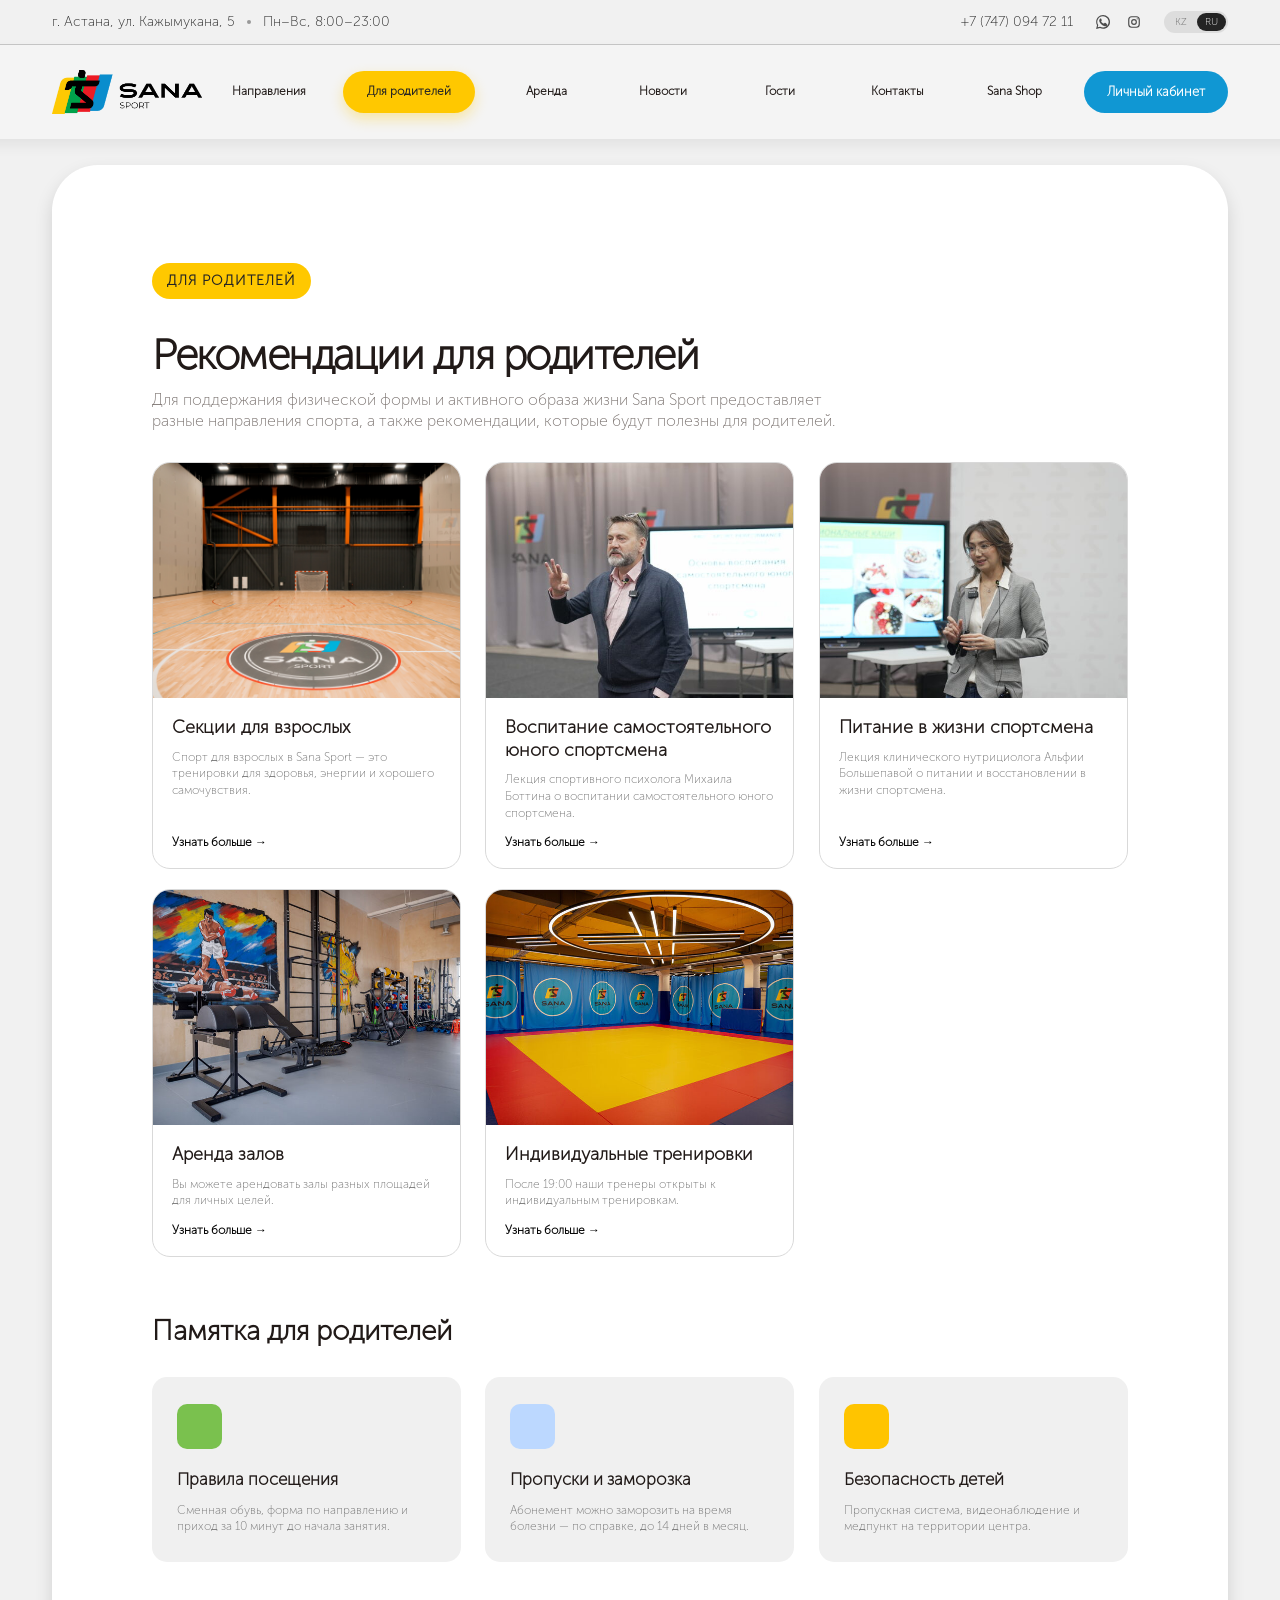
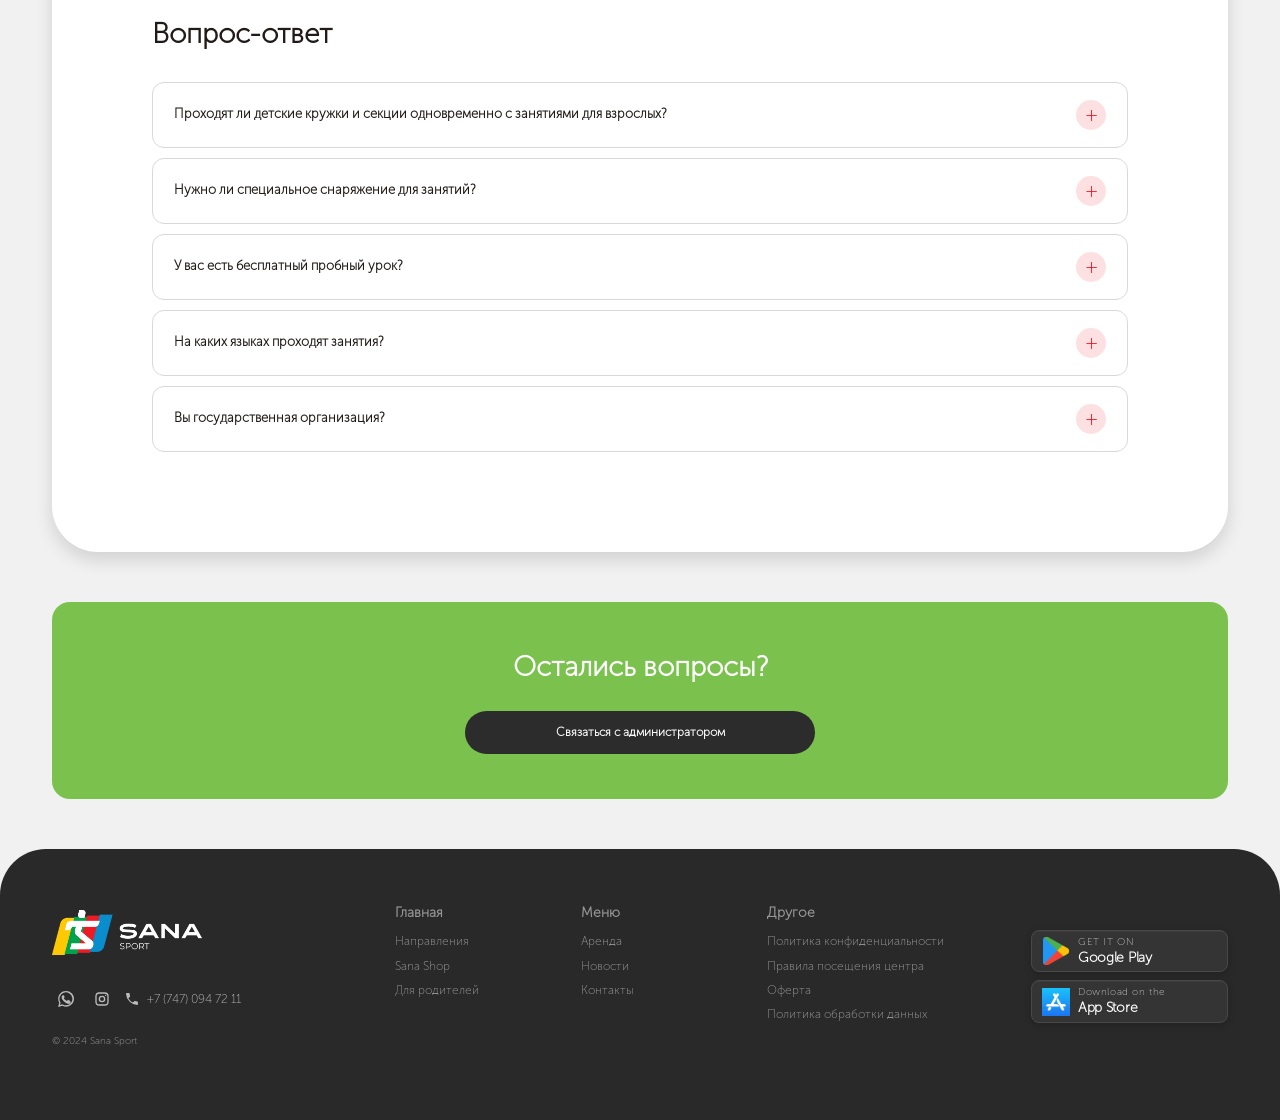
<file: parents.html>
﻿<!doctype html>
<html lang="ru">
<head>
  <meta charset="UTF-8">
  <meta name="viewport" content="width=device-width, initial-scale=1.0">
  <meta name="description" content="Рекомендации для родителей от Sana Sport">
  <title>Для родителей — Sana Sport</title>
  <link rel="stylesheet" href="styles.css?v=63">
</head>
<body class="parents-page">
  <div class="topbar"><div class="container topbar__inner"><span>г. Астана, ул. Кажымукана, 5</span><span class="topbar__dot"></span><span>Пн–Вс, 8:00–23:00</span><div class="topbar__right"><a href="tel:+77470947211">+7 (747) 094 72 11</a><span class="social">◉　◎</span><span class="languages">KZ <b>RU</b></span></div></div></div>
  <header class="header container"><a class="logo" href="index.html#top" aria-label="Sana Sport">
      <img src="images/Group 80.png" alt="Sana Sport">
    </a>    <button class="menu-toggle" aria-label="Открыть меню" aria-expanded="false">☰</button>    <nav class="nav"><a href="directions.html">Направления</a><a class="is-current" href="parents.html">Для родителей</a><a href="rental.html">Аренда</a><a href="news.html">Новости</a><a href="guests.html">Гости</a><a href="contacts.html">Контакты</a><a href="shop.html">Sana Shop</a></nav><a class="button button--blue header__account" href="https://sanasportt.bitrix24.site/crm_form_v5jyf/" target="_blank" rel="noopener noreferrer">Личный кабинет</a></header>

  <main>
    <section class="parents-catalog container"><div class="parents-heading"><small class="eyebrow">ДЛЯ РОДИТЕЛЕЙ</small><h1>Рекомендации для родителей</h1><p>Для поддержания физической формы и активного образа жизни Sana Sport предоставляет<br>разные направления спорта, а также рекомендации, которые будут полезны для родителей.</p></div><div class="parents-articles">
      <article class="parent-article" data-parent-title="Секции для взрослых" data-parent-image="https://images.unsplash.com/photo-1517836357463-d25dfeac3438?auto=format&fit=crop&w=1000&q=85" data-parent-text="Спорт для взрослых в Sana Sport — это тренировки для здоровья, энергии и хорошего самочувствия. Выбирайте удобный формат занятий: индивидуально или в группе."><div class="parent-article__image parent-image--adults"></div><div><h2>Секции для взрослых</h2><p>Спорт для взрослых в Sana Sport — это тренировки для здоровья, энергии и хорошего самочувствия.</p><button class="parent-more" type="button">Узнать больше →</button></div></article>
      <article class="parent-article" data-parent-title="Воспитание самостоятельного юного спортсмена" data-parent-image="https://images.unsplash.com/photo-1544717305-2782549b5136?auto=format&fit=crop&w=1000&q=85" data-parent-text="Лекция спортивного психолога Михаила Боттина о воспитании самостоятельного юного спортсмена, мотивации и поддержке на пути к результату."><div class="parent-article__image parent-image--lecture"></div><div><h2>Воспитание самостоятельного юного спортсмена</h2><p>Лекция спортивного психолога Михаила Боттина о воспитании самостоятельного юного спортсмена.</p><button class="parent-more" type="button">Узнать больше →</button></div></article>
      <article class="parent-article" data-parent-title="Питание в жизни спортсмена" data-parent-image="https://images.unsplash.com/photo-1498837167922-ddd27525d352?auto=format&fit=crop&w=1000&q=85" data-parent-text="Лекция клинического нутрициолога Альфии Большепавой о питании и восстановлении в жизни спортсмена."><div class="parent-article__image parent-image--nutrition"></div><div><h2>Питание в жизни спортсмена</h2><p>Лекция клинического нутрициолога Альфии Большепавой о питании и восстановлении в жизни спортсмена.</p><button class="parent-more" type="button">Узнать больше →</button></div></article>
      <article class="parent-article" data-parent-title="Аренда залов" data-parent-image="https://images.unsplash.com/photo-1534438327276-14e5300c3a48?auto=format&fit=crop&w=1000&q=85" data-parent-text="Вы можете арендовать залы разных площадей для личных целей, тренировок и мероприятий. Подробнее об условиях доступно на странице аренды."><div class="parent-article__image parent-image--gym"></div><div><h2>Аренда залов</h2><p>Вы можете арендовать залы разных площадей для личных целей.</p><button class="parent-more" type="button">Узнать больше →</button></div></article>
      <article class="parent-article" data-parent-title="Индивидуальные тренировки" data-parent-image="https://images.unsplash.com/photo-1517963879433-6ad2b056d712?auto=format&fit=crop&w=1000&q=85" data-parent-text="После 19:00 наши тренеры открыты к индивидуальным тренировкам, чтобы помочь вам достичь своих целей и подобрать персональную программу."><div class="parent-article__image parent-image--training"></div><div><h2>Индивидуальные тренировки</h2><p>После 19:00 наши тренеры открыты к индивидуальным тренировкам.</p><button class="parent-more" type="button">Узнать больше →</button></div></article>
    </div>
    <section class="parent-reminders"><h2>Памятка для родителей</h2><div class="reminder-grid"><article><span class="reminder-icon reminder-icon--green"></span><h3>Правила посещения</h3><p>Сменная обувь, форма по направлению и приход за 10 минут до начала занятия.</p></article><article><span class="reminder-icon reminder-icon--blue"></span><h3>Пропуски и заморозка</h3><p>Абонемент можно заморозить на время болезни — по справке, до 14 дней в месяц.</p></article><article><span class="reminder-icon reminder-icon--yellow"></span><h3>Безопасность детей</h3><p>Пропускная система, видеонаблюдение и медпункт на территории центра.</p></article></div></section>
    <section class="parents-faq"><h2>Вопрос-ответ</h2><div class="faq-list"><details open><summary>Проходят ли детские кружки и секции одновременно с занятиями для взрослых? <b>−</b></summary><p>Да, расписание разделено по залам и времени — дети и взрослые не пересекаются на площадках.</p></details><details><summary>Нужно ли специальное снаряжение для занятий? <b>+</b></summary><p>На первом занятии всё необходимое оборудование предоставляется центром.</p></details><details><summary>У вас есть бесплатный пробный урок? <b>+</b></summary><p>Да, оставьте заявку, и администратор подберёт удобное направление.</p></details><details><summary>На каких языках проходят занятия? <b>+</b></summary><p>Занятия проходят на русском и казахском языках.</p></details><details><summary>Вы государственная организация? <b>+</b></summary><p>Sana Sport — частный семейный спортивный центр.</p></details></div></section></section>
    <section class="parents-cta container"><h2>Остались вопросы?</h2><a class="button button--dark" href="https://sanasportt.bitrix24.site/crm_form_v5jyf/" target="_blank" rel="noopener noreferrer">Связаться с администратором</a></section>
  </main>

  <div class="parent-modal" id="parent-modal" aria-hidden="true"><div class="parent-modal__dialog"><button class="parent-modal__close" id="parent-modal-close" type="button" aria-label="Закрыть">×</button><div class="parent-modal__image" id="parent-modal-image"></div><div class="parent-modal__content"><small>ПОЛЕЗНО ДЛЯ РОДИТЕЛЕЙ</small><h2 id="parent-modal-title"></h2><p id="parent-modal-text"></p><a class="button button--red" href="https://sanasportt.bitrix24.site/crm_form_v5jyf/" target="_blank" rel="noopener noreferrer">Задать вопрос</a></div></div></div>
  <footer class="footer"><div class="container footer__grid"><div><a class="logo logo--light" href="index.html#top"><img src="images/Group 102.png" alt="Sana Sport"></a><div class="footer-social">◉　◎　◌</div><small>© 2024 Sana Sport</small></div><div><h4>Главная</h4><a href="directions.html">Направления</a><a href="shop.html">Sana Shop</a><a href="parents.html">Для родителей</a></div><div><h4>Меню</h4><a href="rental.html">Аренда</a><a href="news.html">Новости</a><a href="contacts.html">Контакты</a></div><div><h4>Другое</h4><a href="privacy.html" target="_blank" rel="noopener noreferrer">Политика конфиденциальности</a><a href="rules.html" target="_blank" rel="noopener noreferrer">Правила посещения центра</a><a href="public-offer.html" target="_blank" rel="noopener noreferrer">Оферта</a><a href="privacy.html" target="_blank" rel="noopener noreferrer">Политика обработки данных</a></div><div class="footer__stores"><div class="footer__download-actions"><a class="store-badge store-badge--google" href="https://play.google.com/store/apps/details?id=kz.sanasport.app&pli=1" target="_blank" rel="noopener noreferrer" aria-label="Скачать в Google Play"><img class="store-badge__icon" src="images/google-play.png" alt="Google Play"><span class="store-badge__meta"><small>GET IT ON</small><strong>Google Play</strong></span></a><a class="store-badge store-badge--apple" href="https://apps.apple.com/kz/app/sanasport/id6756905506" target="_blank" rel="noopener noreferrer" aria-label="Скачать в App Store"><img class="store-badge__icon" src="images/app-store.png" alt="App Store"><span class="store-badge__meta"><small>Download on the</small><strong>App Store</strong></span></a></div></div></footer>
  <script src="script.js?v=27"></script>
</body>
</html>
</file>
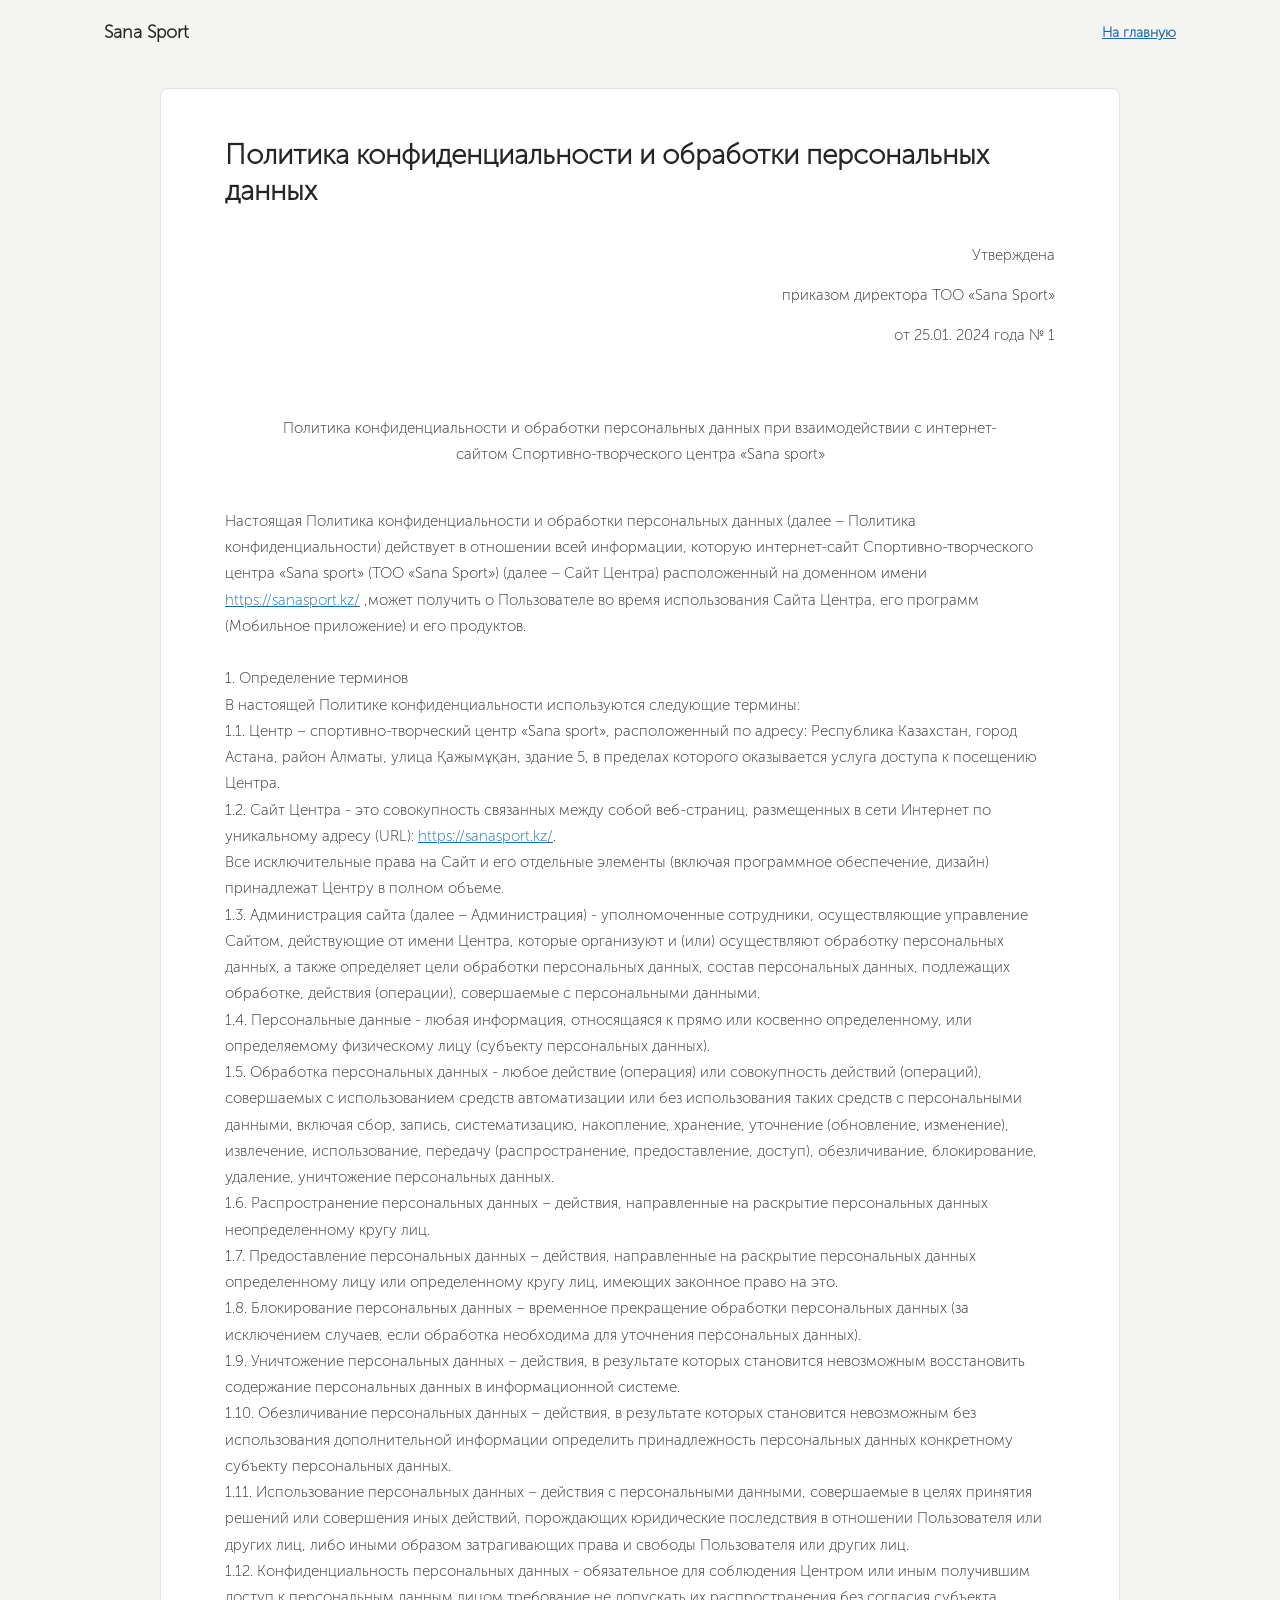
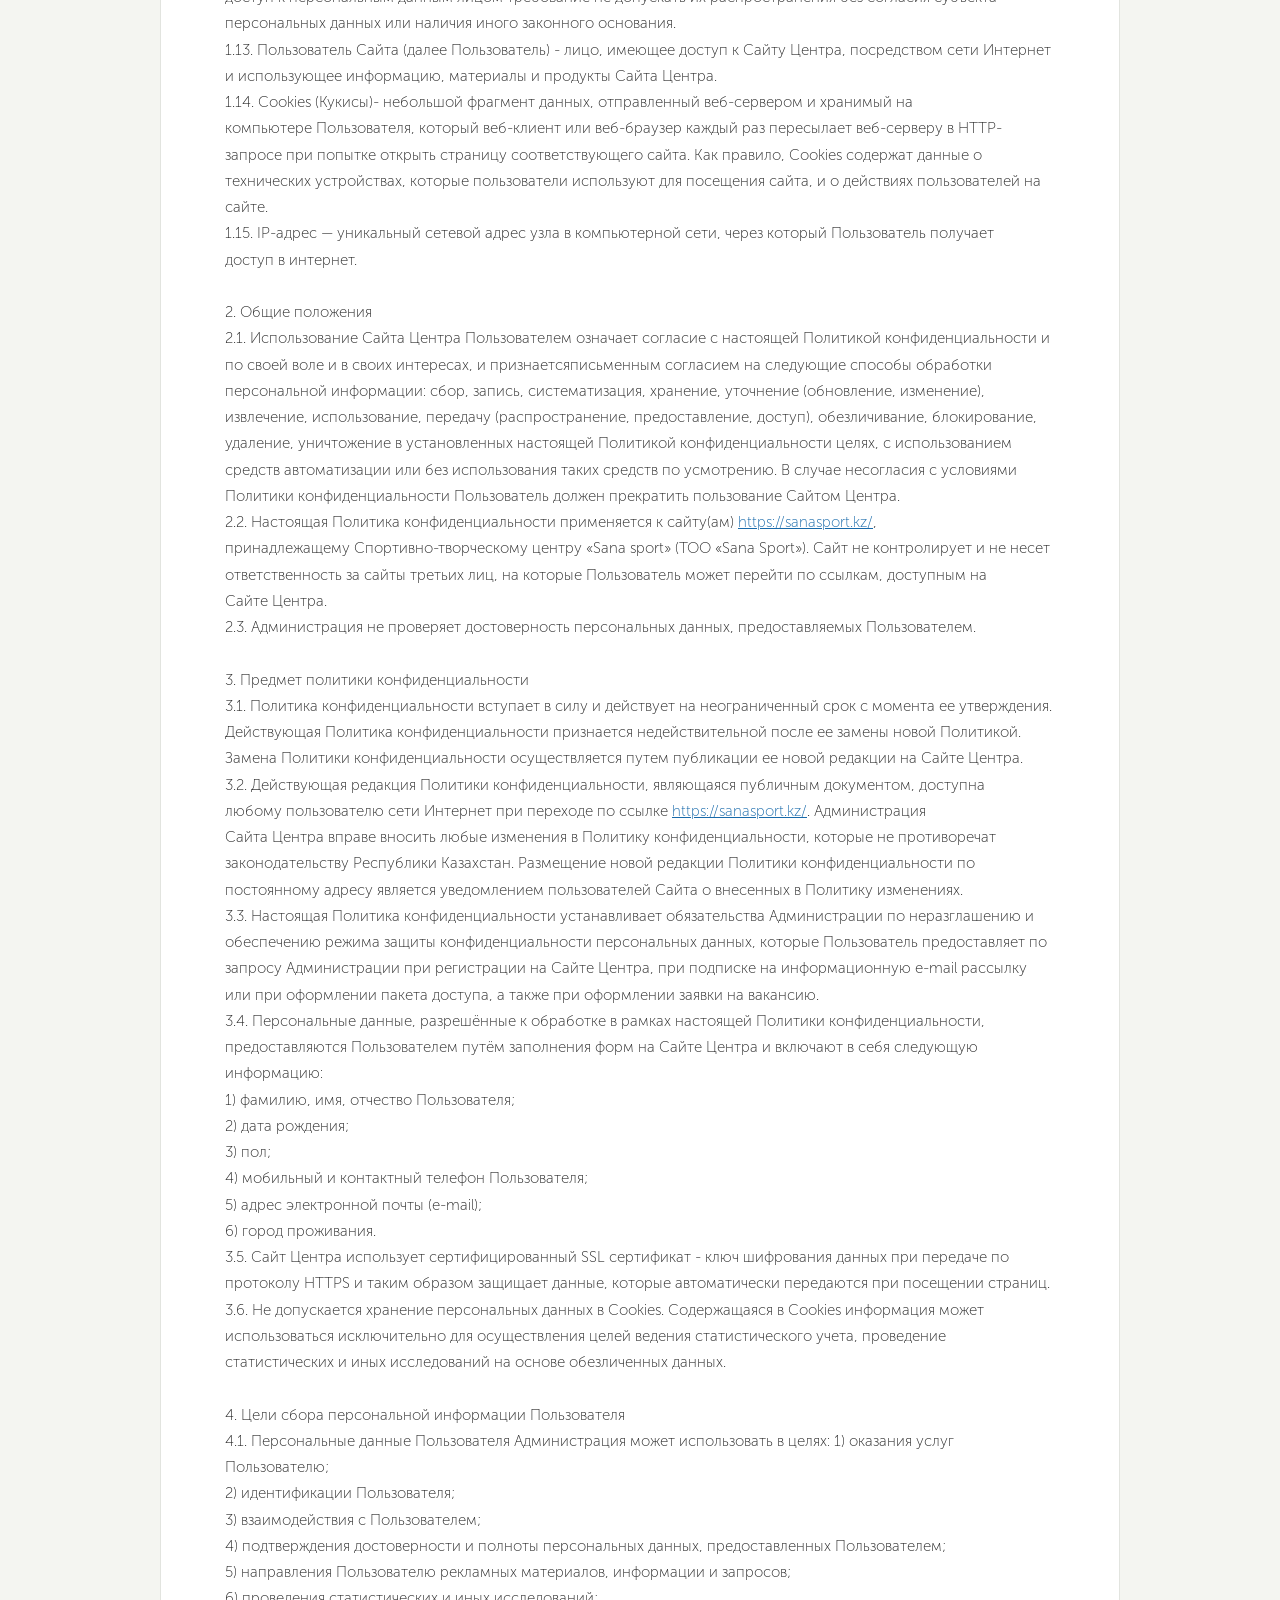
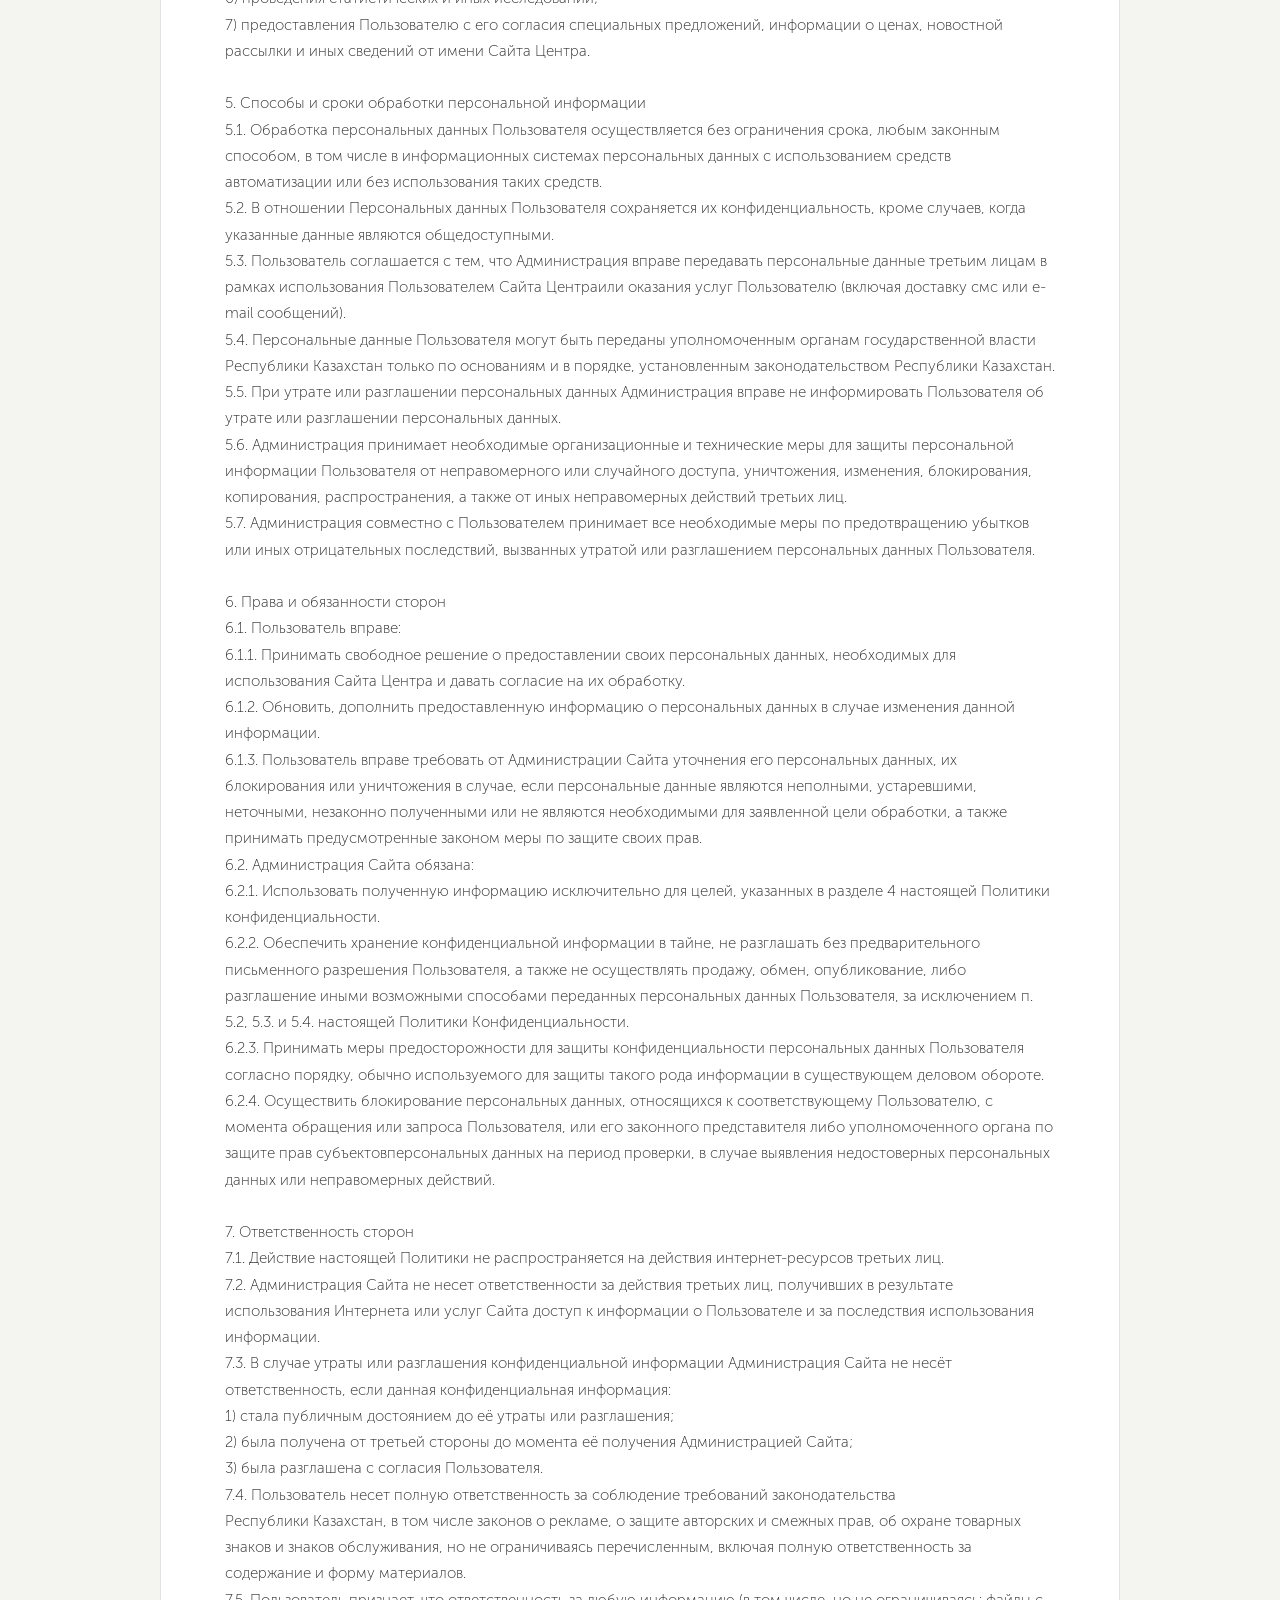
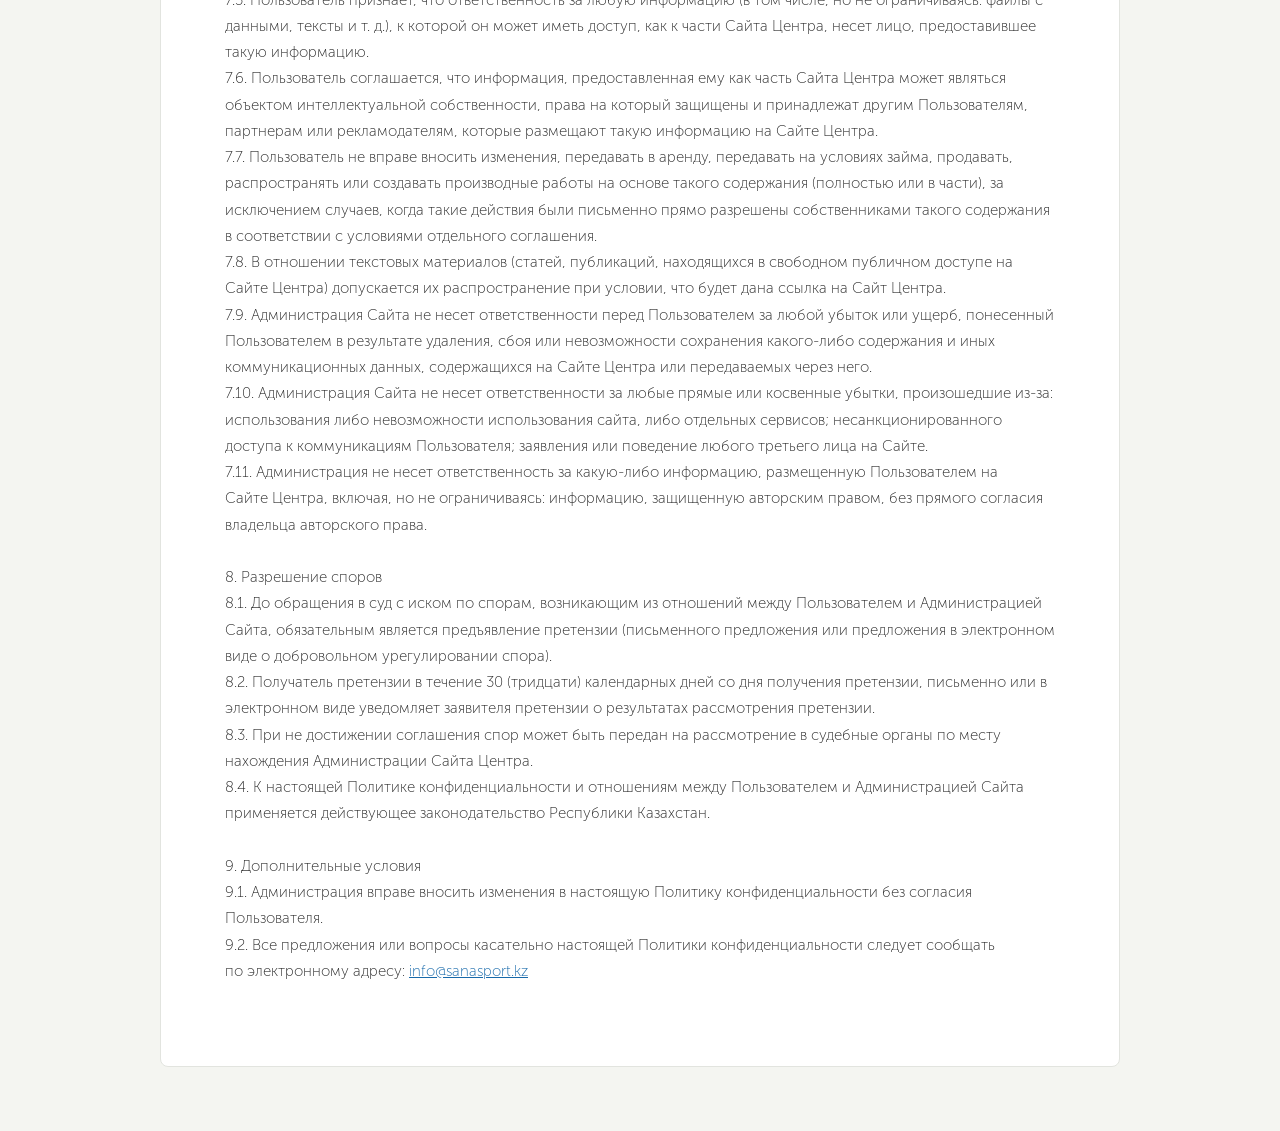
<file: privacy.html>
﻿<!doctype html>
<html lang="ru">
<head>
  <meta charset="utf-8">
  <meta name="viewport" content="width=device-width, initial-scale=1">
  <meta name="description" content="Политика конфиденциальности и обработки персональных данных">
  <title>Политика конфиденциальности и обработки персональных данных</title>
  <link rel="stylesheet" href="legal.css?v=2">
</head>
<body>
  <header class="legal-header">
    <a class="legal-brand" href="index.html">Sana Sport</a>
    <a class="legal-home" href="index.html">На главную</a>
  </header>
  <main class="legal-document">
    <h1>Политика конфиденциальности и обработки персональных данных</h1>
    <div class="legal-copy"><p style="text-align: right">Утверждена</p><p style="text-align: right">приказом директора ТОО «Sana Sport»</p><p style="text-align: right">от 25.01. 2024 года № 1</p><br><br><p style="text-align: center">Политика конфиденциальности и обработки персональных данных при взаимодействии с интернет-сайтом Спортивно-творческого центра «Sana sport»</p><p style="text-align: center"> </p><br> Настоящая Политика конфиденциальности и обработки персональных данных (далее – Политика конфиденциальности) действует в отношении всей информации, которую интернет-сайт Спортивно-творческого центра «Sana sport» (ТОО «Sana Sport») (далее – Сайт Центра) расположенный на доменном имени <a href="index.html"><u>https://sanasport.kz/</u></a> ,​может получить о Пользователе во время использования Сайта Центра, его программ (Мобильное приложение) и его продуктов.<br> <br>1. Определение терминов<br> В настоящей Политике конфиденциальности используются следующие термины:<br> 1.1. Центр – спортивно-творческий центр «Sana sport», расположенный по адресу: Республика Казахстан, город Астана, район Алматы, улица Қажымұқан, здание 5, в пределах которого оказывается услуга доступа к посещению Центра.<br> 1.2. Сайт Центра - это совокупность связанных между собой веб-страниц, размещенных в сети Интернет по уникальному адресу (URL): <a href="index.html"><u>https://sanasport.kz/</u></a>.<br> Все исключительные права на Сайт и его отдельные элементы (включая программное обеспечение, дизайн) принадлежат Центру в полном объеме.<br> 1.3. Администрация сайта (далее – Администрация) - уполномоченные сотрудники, осуществляющие управление Сайтом, действующие от имени Центра, которые организуют и (или) осуществляют обработку персональных данных, а также определяет цели обработки персональных данных, состав персональных данных, подлежащих обработке, действия (операции), совершаемые с персональными данными.<br> 1.4. Персональные данные - любая информация, относящаяся к прямо или косвенно определенному, или определяемому физическому лицу (субъекту персональных данных).<br> 1.5. Обработка персональных данных - любое действие (операция) или совокупность действий (операций), совершаемых с использованием средств автоматизации или без использования таких средств с персональными данными, включая сбор, запись, систематизацию, накопление, хранение, уточнение (обновление, изменение), извлечение, использование, передачу (распространение, предоставление, доступ), обезличивание, блокирование, удаление, уничтожение персональных данных.<br> 1.6. Распространение персональных данных – действия, направленные на раскрытие персональных данных неопределенному кругу лиц.<br> 1.7. Предоставление персональных данных – действия, направленные на раскрытие персональных данных определенному лицу или определенному кругу лиц, имеющих законное право на это.<br> 1.8. Блокирование персональных данных – временное прекращение обработки персональных данных (за исключением случаев, если обработка необходима для уточнения персональных данных).<br> 1.9. Уничтожение персональных данных – действия, в результате которых становится невозможным восстановить содержание персональных данных в информационной системе.<br> 1.10. Обезличивание персональных данных – действия, в результате которых становится невозможным без использования дополнительной информации определить принадлежность персональных данных конкретному субъекту персональных данных.<br> 1.11. Использование персональных данных – действия с персональными данными, совершаемые в целях принятия решений или совершения иных действий, порождающих юридические последствия в отношении Пользователя или других лиц, либо иными образом затрагивающих права и свободы Пользователя или других лиц.<br> 1.12. Конфиденциальность персональных данных - обязательное для соблюдения Центром или иным получившим доступ к персональным данным лицом требование не допускать их распространения без согласия субъекта персональных данных или наличия иного законного основания.<br> 1.13. Пользователь Сайта (далее Пользователь) - лицо, имеющее доступ к Сайту Центра, посредством сети Интернет и использующее информацию, материалы и продукты Сайта Центра.<br> 1.14. Cookies (Кукисы)- небольшой фрагмент данных, отправленный веб-сервером и хранимый на компьютере Пользователя, который веб-клиент или веб-браузер каждый раз пересылает веб-серверу в HTTP-запросе при попытке открыть страницу соответствующего сайта. Как правило, Cookies содержат данные о технических устройствах, которые пользователи используют для посещения сайта, и о действиях пользователей на сайте.<br> 1.15. IP-адрес — уникальный сетевой адрес узла в компьютерной сети, через который Пользователь получает доступ в интернет.<br> <br>2. Общие положения<br> 2.1. Использование Сайта Центра Пользователем означает согласие с настоящей Политикой конфиденциальности и по своей воле и в своих интересах, и признаетсяписьменным согласием на следующие способы обработки персональной информации: сбор, запись, систематизация, хранение, уточнение (обновление, изменение), извлечение, использование, передачу (распространение, предоставление, доступ), обезличивание, блокирование, удаление, уничтожение в установленных настоящей Политикой конфиденциальности целях, с использованием средств автоматизации или без использования таких средств по усмотрению. В случае несогласия с условиями Политики конфиденциальности Пользователь должен прекратить пользование Сайтом Центра.<br> 2.2. Настоящая Политика конфиденциальности применяется к сайту(ам) <a href="index.html"><u>https://sanasport.kz/</u></a>,​принадлежащему Спортивно-творческому центру «Sana sport» (ТОО «Sana Sport»). Сайт не контролирует и не несет ответственность за сайты третьих лиц, на которые Пользователь может перейти по ссылкам, доступным на Сайте Центра.<br> 2.3. Администрация не проверяет достоверность персональных данных, предоставляемых Пользователем.<br> <br>3. Предмет политики конфиденциальности<br> 3.1. Политика конфиденциальности вступает в силу и действует на неограниченный срок с момента ее утверждения. Действующая Политика конфиденциальности признается недействительной после ее замены новой Политикой. Замена Политики конфиденциальности осуществляется путем публикации ее новой редакции на Сайте Центра.<br> 3.2. Действующая редакция Политики конфиденциальности, являющаяся публичным документом, доступна любому пользователю сети Интернет при переходе по ссылке <a href="index.html"><u>https://sanasport.kz/</u></a>. Администрация Сайта Центра вправе вносить любые изменения в Политику конфиденциальности, которые не противоречат законодательству Республики Казахстан. Размещение новой редакции Политики конфиденциальности по постоянному адресу является уведомлением пользователей Сайта о внесенных в Политику изменениях.<br> 3.3. Настоящая Политика конфиденциальности устанавливает обязательства Администрации по неразглашению и обеспечению режима защиты конфиденциальности персональных данных, которые Пользователь предоставляет по запросу Администрации при регистрации на Сайте Центра, при подписке на информационную e-mail рассылку или при оформлении пакета доступа, а также при оформлении заявки на вакансию.<br> 3.4. Персональные данные, разрешённые к обработке в рамках настоящей Политики конфиденциальности, предоставляются Пользователем путём заполнения форм на Сайте Центра и включают в себя следующую информацию:<br>1) фамилию, имя, отчество Пользователя; <br>2) дата рождения;<br>3) пол;<br>4) мобильный и контактный телефон Пользователя;<br>5) адрес электронной почты (e-mail);<br>6) город проживания.<br> 3.5. Сайт Центра использует сертифицированный SSL сертификат - ключ шифрования данных при передаче по протоколу HTTPS и таким образом защищает данные, которые автоматически передаются при посещении страниц.<br> 3.6. Не допускается хранение персональных данных в Cookies. Содержащаяся в Cookies информация может использоваться исключительно для осуществления целей ведения статистического учета, проведение статистических и иных исследований на основе обезличенных данных.<br> <br>4. Цели сбора персональной информации Пользователя<br>4.1. Персональные данные Пользователя Администрация может использовать в целях: 1) оказания услуг Пользователю;<br> 2) идентификации Пользователя;<br> 3) взаимодействия с Пользователем;<br> 4) подтверждения достоверности и полноты персональных данных, предоставленных Пользователем;<br> 5) направления Пользователю рекламных материалов, информации и запросов;<br> 6) проведения статистических и иных исследований;<br> 7) предоставления Пользователю с его согласия специальных предложений, информации о ценах, новостной рассылки и иных сведений от имени Сайта Центра.<br> <br>5. Способы и сроки обработки персональной информации<br> 5.1. Обработка персональных данных Пользователя осуществляется без ограничения срока, любым законным способом, в том числе в информационных системах персональных данных с использованием средств автоматизации или без использования таких средств.<br> 5.2. В отношении Персональных данных Пользователя сохраняется их конфиденциальность, кроме случаев, когда указанные данные являются общедоступными.<br> 5.3. Пользователь соглашается с тем, что Администрация вправе передавать персональные данные третьим лицам в рамках использования Пользователем Сайта Центраили оказания услуг Пользователю (включая доставку смс или e-mail сообщений).<br> 5.4. Персональные данные Пользователя могут быть переданы уполномоченным органам государственной власти Республики Казахстан только по основаниям и в порядке, установленным законодательством Республики Казахстан.<br> 5.5. При утрате или разглашении персональных данных Администрация вправе не информировать Пользователя об утрате или разглашении персональных данных.<br> 5.6. Администрация принимает необходимые организационные и технические меры для защиты персональной информации Пользователя от неправомерного или случайного доступа, уничтожения, изменения, блокирования, копирования, распространения, а также от иных неправомерных действий третьих лиц.<br> 5.7. Администрация совместно с Пользователем принимает все необходимые меры по предотвращению убытков или иных отрицательных последствий, вызванных утратой или разглашением персональных данных Пользователя.<br> <br>6. Права и обязанности сторон<br>6.1. Пользователь вправе:<br> 6.1.1. Принимать свободное решение о предоставлении своих персональных данных, необходимых для использования Сайта Центра и давать согласие на их обработку.<br> 6.1.2. Обновить, дополнить предоставленную информацию о персональных данных в случае изменения данной информации.<br> 6.1.3. Пользователь вправе требовать от Администрации Сайта уточнения его персональных данных, их блокирования или уничтожения в случае, если персональные данные являются неполными, устаревшими, неточными, незаконно полученными или не являются необходимыми для заявленной цели обработки, а также принимать предусмотренные законом меры по защите своих прав.<br> 6.2. Администрация Сайта обязана:<br> 6.2.1. Использовать полученную информацию исключительно для целей, указанных в разделе 4 настоящей Политики конфиденциальности.<br> 6.2.2. Обеспечить хранение конфиденциальной информации в тайне, не разглашать без предварительного письменного разрешения Пользователя, а также не осуществлять продажу, обмен, опубликование, либо разглашение иными возможными способами переданных персональных данных Пользователя, за исключением п. 5.2, 5.3. и 5.4. настоящей Политики Конфиденциальности.<br> 6.2.3. Принимать меры предосторожности для защиты конфиденциальности персональных данных Пользователя согласно порядку, обычно используемого для защиты такого рода информации в существующем деловом обороте.<br> 6.2.4. Осуществить блокирование персональных данных, относящихся к соответствующему Пользователю, с момента обращения или запроса Пользователя, или его законного представителя либо уполномоченного органа по защите прав субъектовперсональных данных на период проверки, в случае выявления недостоверных персональных данных или неправомерных действий.<br> <br>7. Ответственность сторон<br> 7.1. Действие настоящей Политики не распространяется на действия интернет-ресурсов третьих лиц.<br> 7.2. Администрация Сайта не несет ответственности за действия третьих лиц, получивших в результате использования Интернета или услуг Сайта доступ к информации о Пользователе и за последствия использования информации.<br> 7.3. В случае утраты или разглашения конфиденциальной информации Администрация Сайта не несёт ответственность, если данная конфиденциальная информация:<br> 1) стала публичным достоянием до её утраты или разглашения;<br> 2) была получена от третьей стороны до момента её получения Администрацией Сайта; <br> 3) была разглашена с согласия Пользователя.<br> 7.4. Пользователь несет полную ответственность за соблюдение требований законодательства Республики Казахстан, в том числе законов о рекламе, о защите авторских и смежных прав, об охране товарных знаков и знаков обслуживания, но не ограничиваясь перечисленным, включая полную ответственность за содержание и форму материалов.<br> 7.5. Пользователь признает, что ответственность за любую информацию (в том числе, но не ограничиваясь: файлы с данными, тексты и т. д.), к которой он может иметь доступ, как к части Сайта Центра, несет лицо, предоставившее такую информацию.<br> 7.6. Пользователь соглашается, что информация, предоставленная ему как часть Сайта Центра может являться объектом интеллектуальной собственности, права на который защищены и принадлежат другим Пользователям, партнерам или рекламодателям, которые размещают такую информацию на Сайте Центра.<br> 7.7. Пользователь не вправе вносить изменения, передавать в аренду, передавать на условиях займа, продавать, распространять или создавать производные работы на основе такого содержания (полностью или в части), за исключением случаев, когда такие действия были письменно прямо разрешены собственниками такого содержания в соответствии с условиями отдельного соглашения.<br> 7.8. В отношении текстовых материалов (статей, публикаций, находящихся в свободном публичном доступе на Сайте Центра) допускается их распространение при условии, что будет дана ссылка на Сайт Центра.<br> 7.9. Администрация Сайта не несет ответственности перед Пользователем за любой убыток или ущерб, понесенный Пользователем в результате удаления, сбоя или невозможности сохранения какого-либо содержания и иных коммуникационных данных, содержащихся на Сайте Центра или передаваемых через него.<br> 7.10. Администрация Сайта не несет ответственности за любые прямые или косвенные убытки, произошедшие из-за: использования либо невозможности использования сайта, либо отдельных сервисов; несанкционированного доступа к коммуникациям Пользователя; заявления или поведение любого третьего лица на Сайте.<br> 7.11. Администрация не несет ответственность за какую-либо информацию, размещенную Пользователем на Сайте Центра, включая, но не ограничиваясь: информацию, защищенную авторским правом, без прямого согласия владельца авторского права.<br> <br>8. Разрешение споров<br> 8.1. До обращения в суд с иском по спорам, возникающим из отношений между Пользователем и Администрацией Сайта, обязательным является предъявление претензии (письменного предложения или предложения в электронном виде о добровольном урегулировании спора).<br> 8.2. Получатель претензии в течение 30 (тридцати) календарных дней со дня получения претензии, письменно или в электронном виде уведомляет заявителя претензии о результатах рассмотрения претензии.<br> 8.3. При не достижении соглашения спор может быть передан на рассмотрение в судебные органы по месту нахождения Администрации Сайта Центра.<br> 8.4. К настоящей Политике конфиденциальности и отношениям между Пользователем и Администрацией Сайта применяется действующее законодательство Республики Казахстан.<br> <br>9. Дополнительные условия<br> 9.1. Администрация вправе вносить изменения в настоящую Политику конфиденциальности без согласия Пользователя.<br> 9.2. Все предложения или вопросы касательно настоящей Политики конфиденциальности следует сообщать по электронному адресу: <a href="mailto:info@sanasport.kz"><u>info@sanasport.kz</u></a><br><br></div>
  </main>
</body>
</html>
</file>
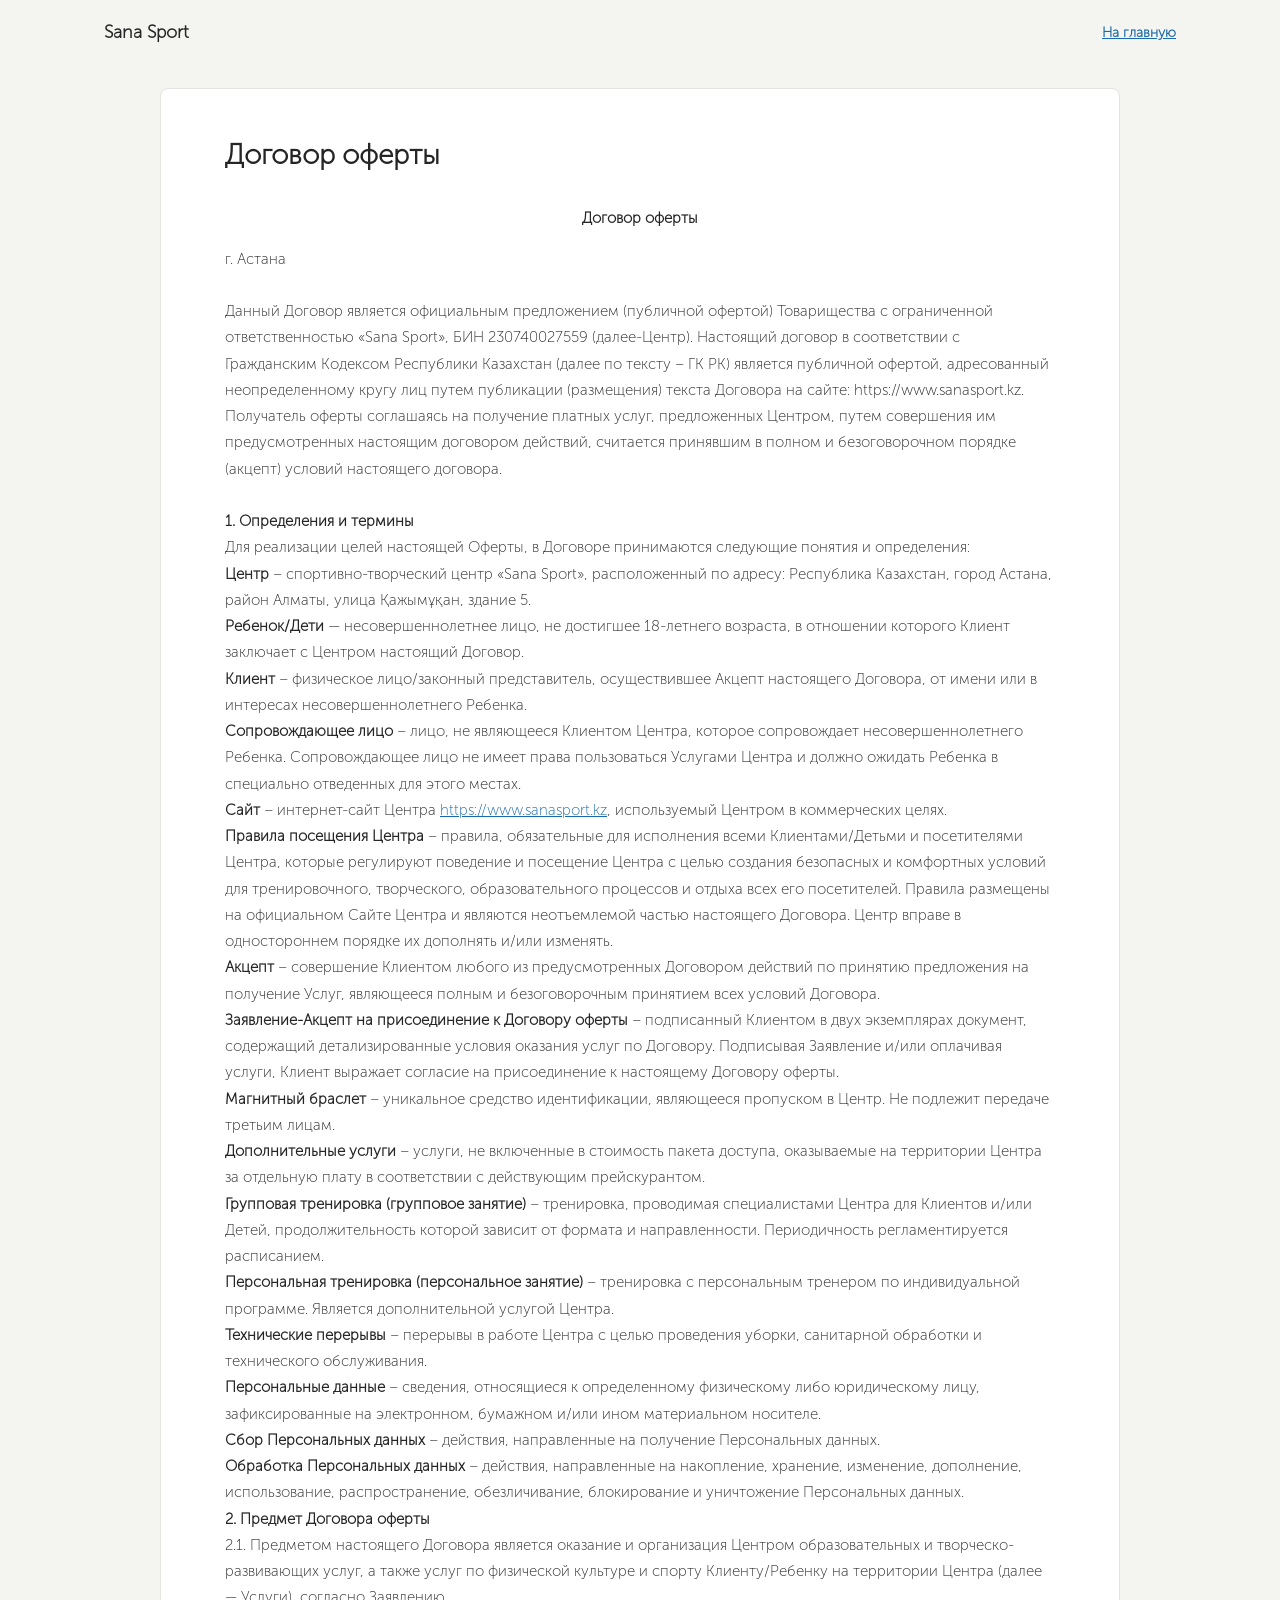
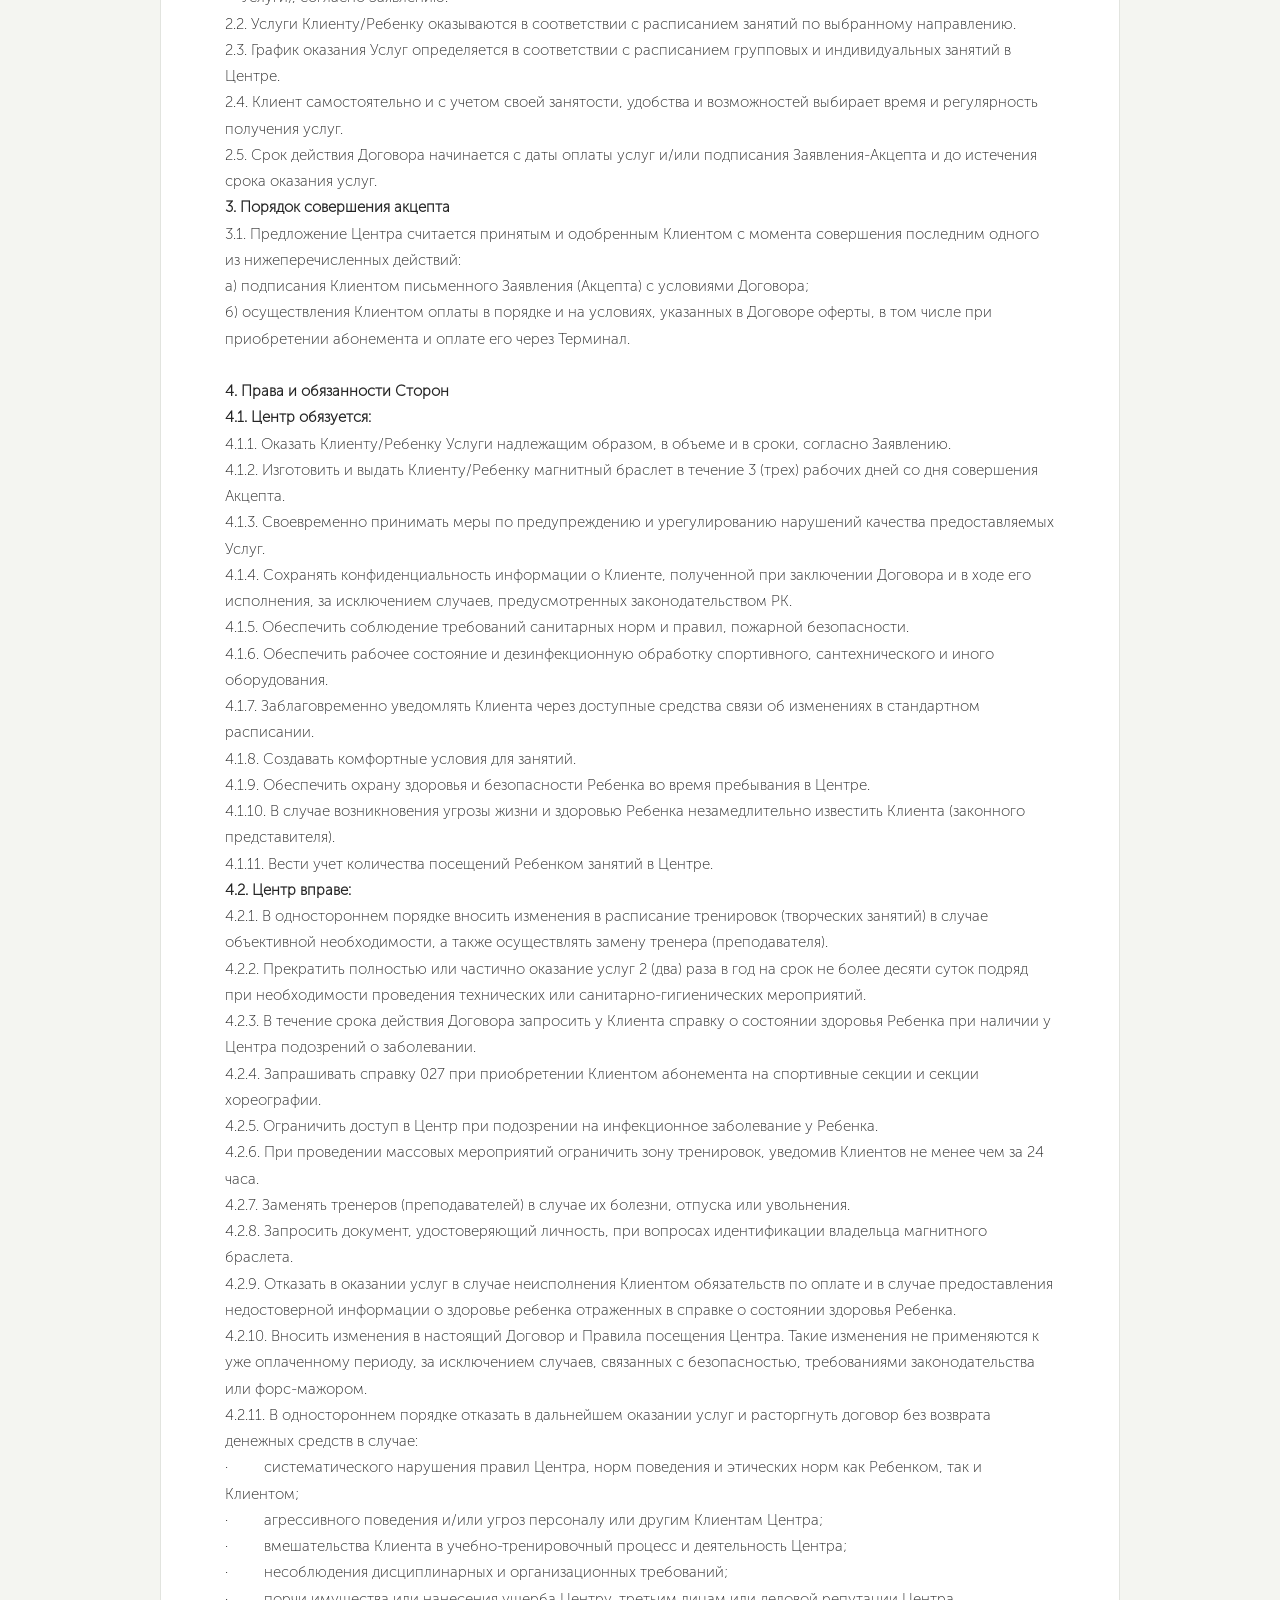
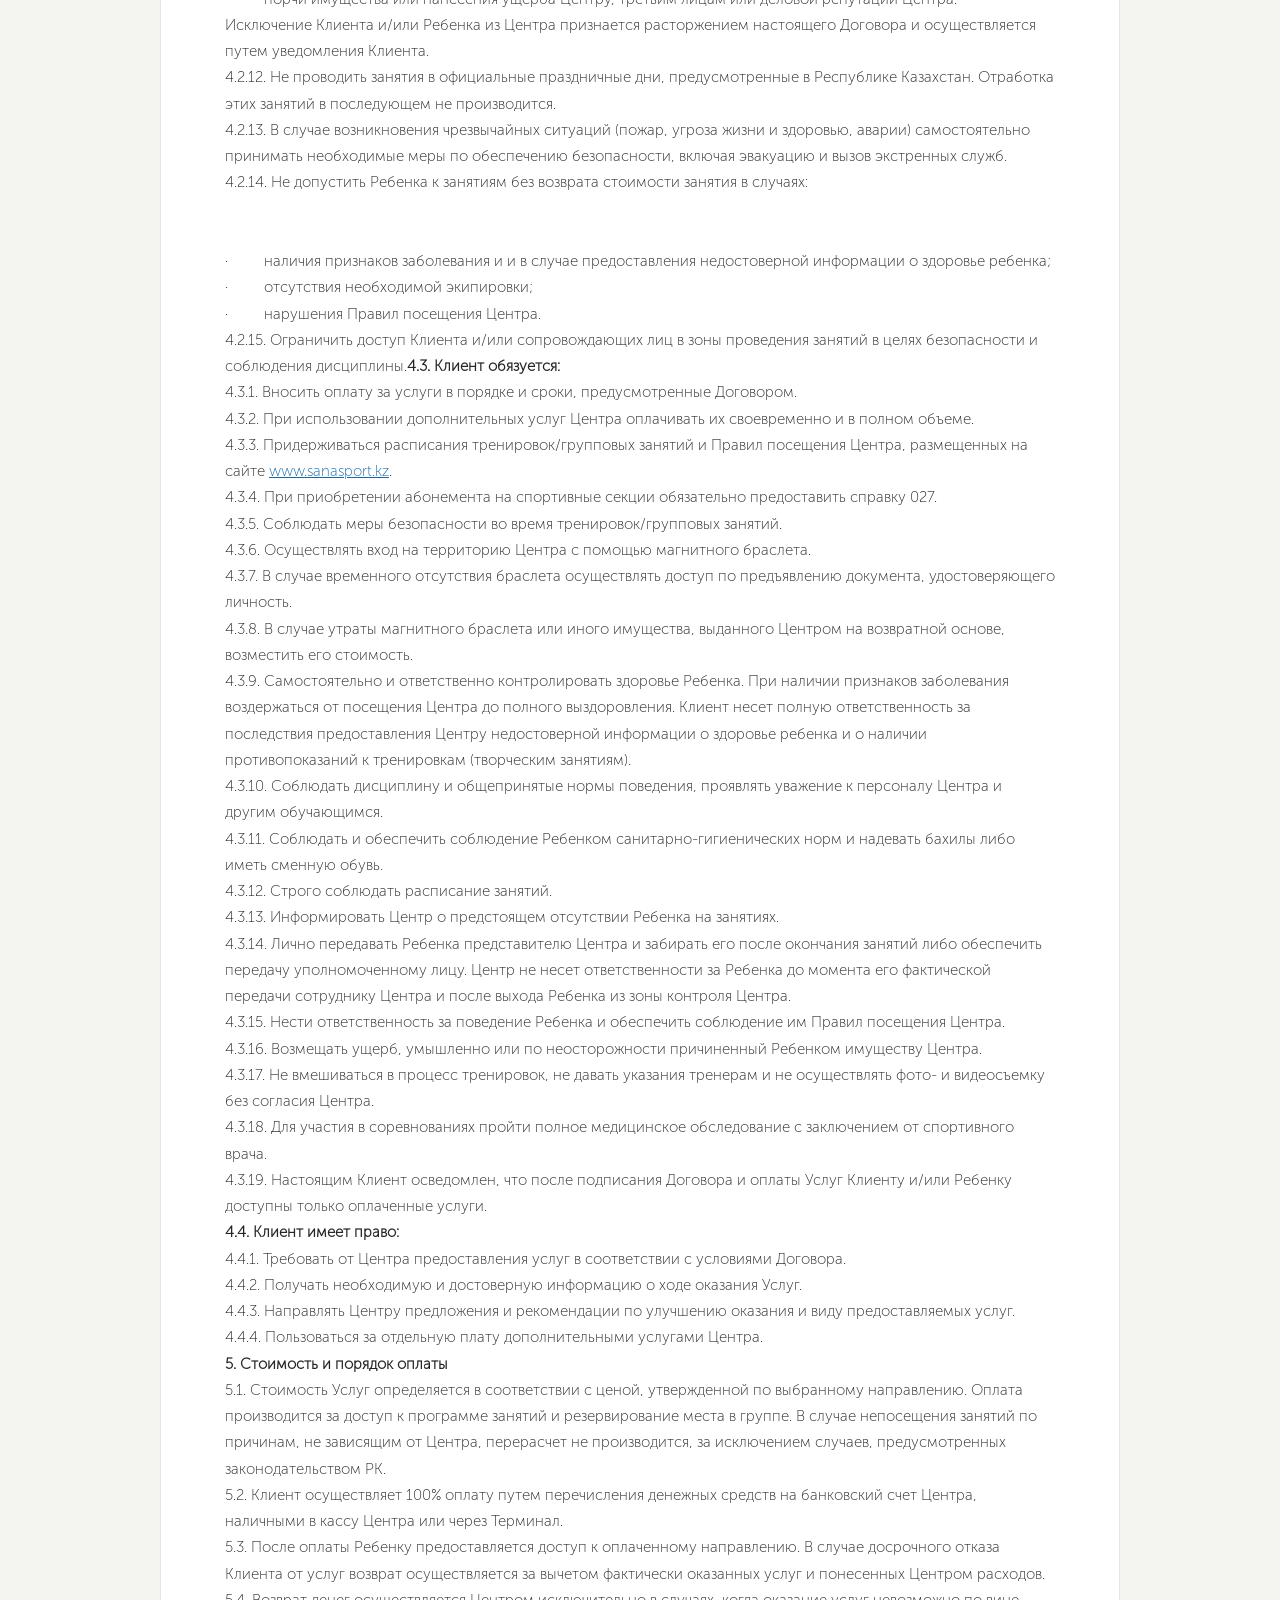
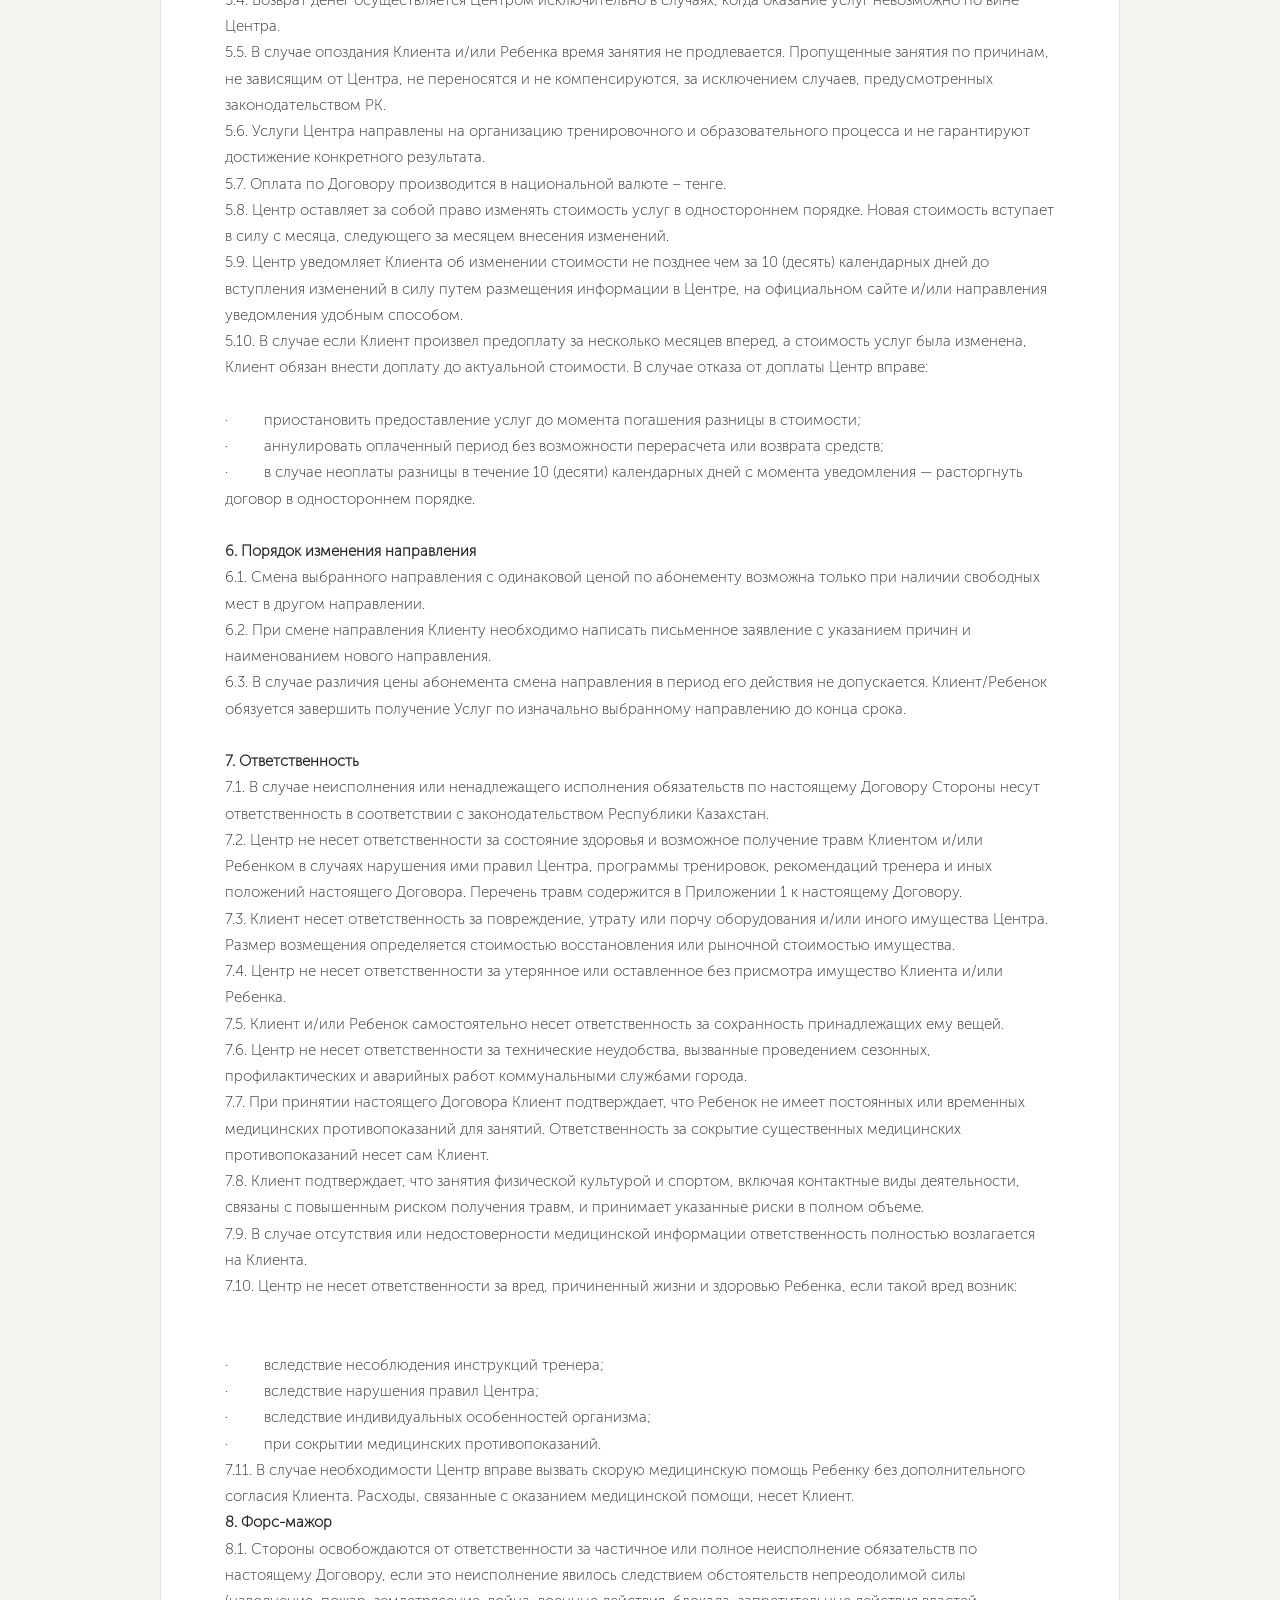
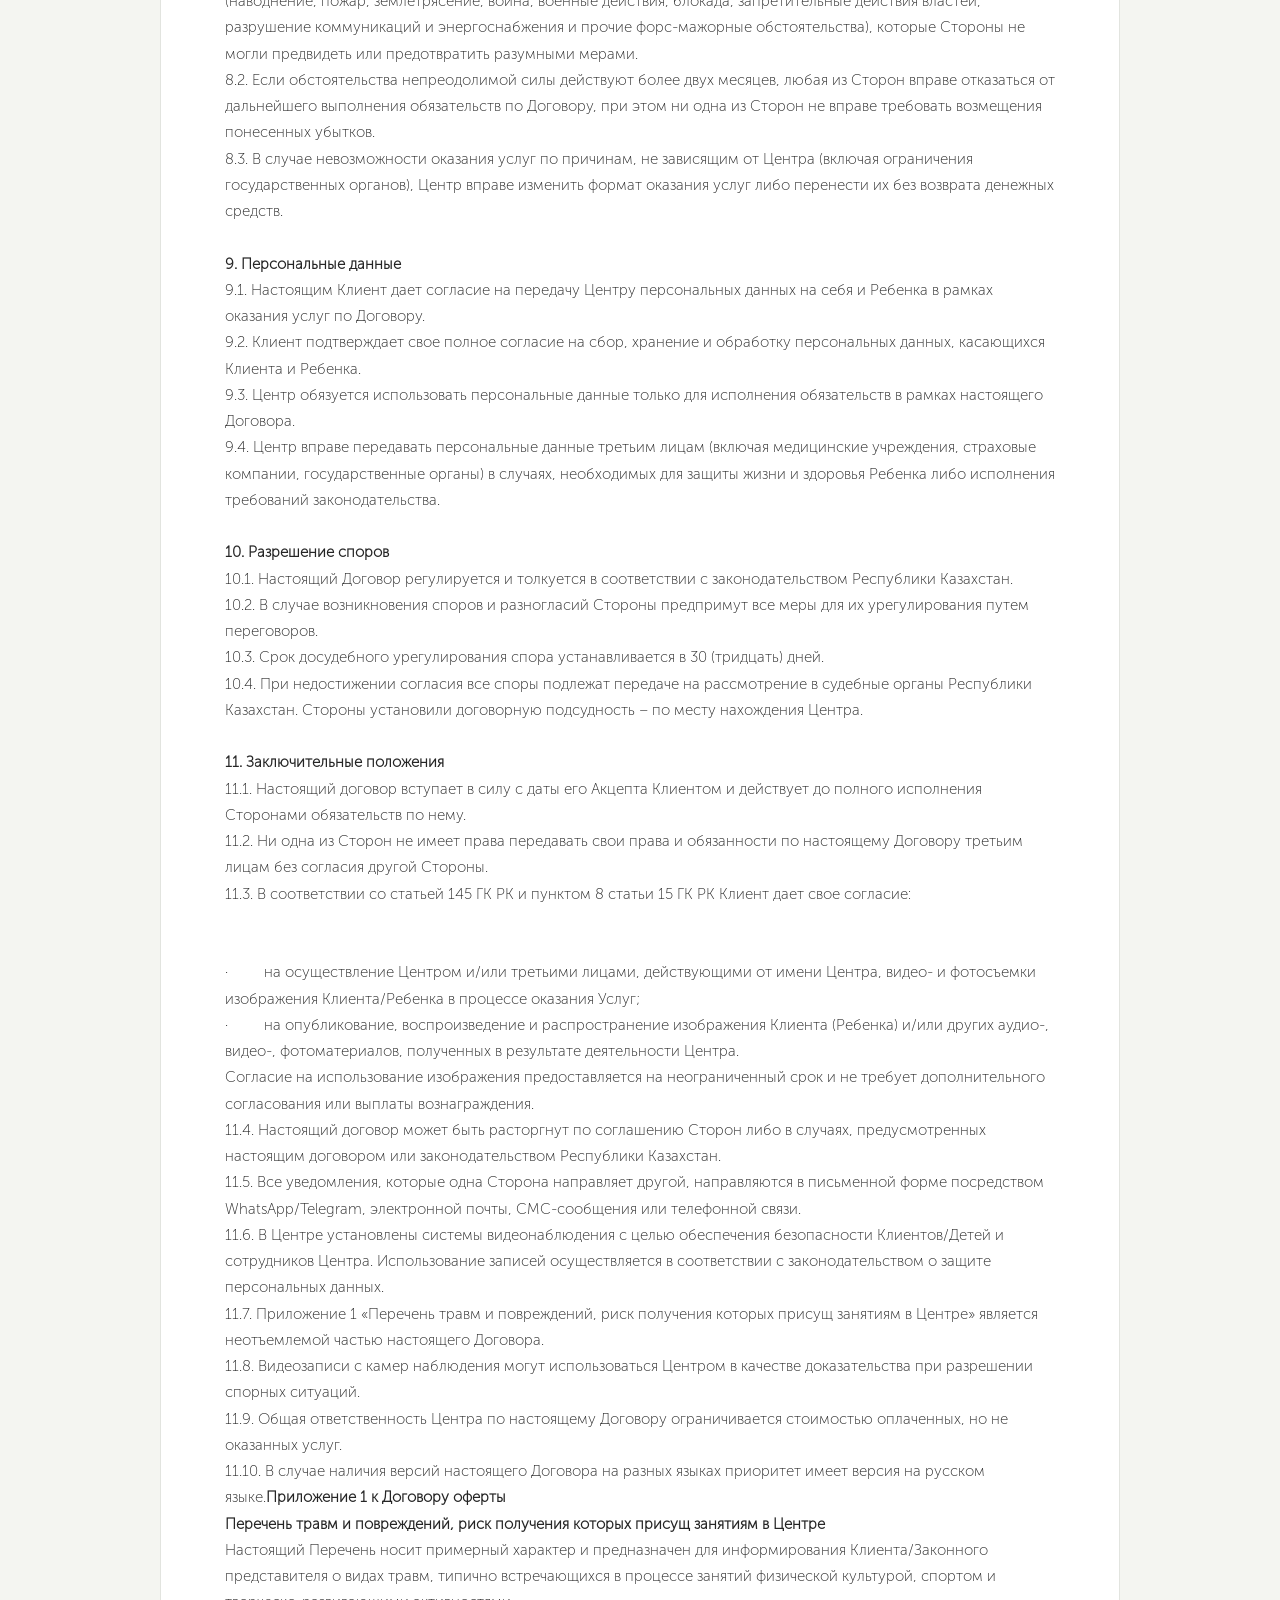
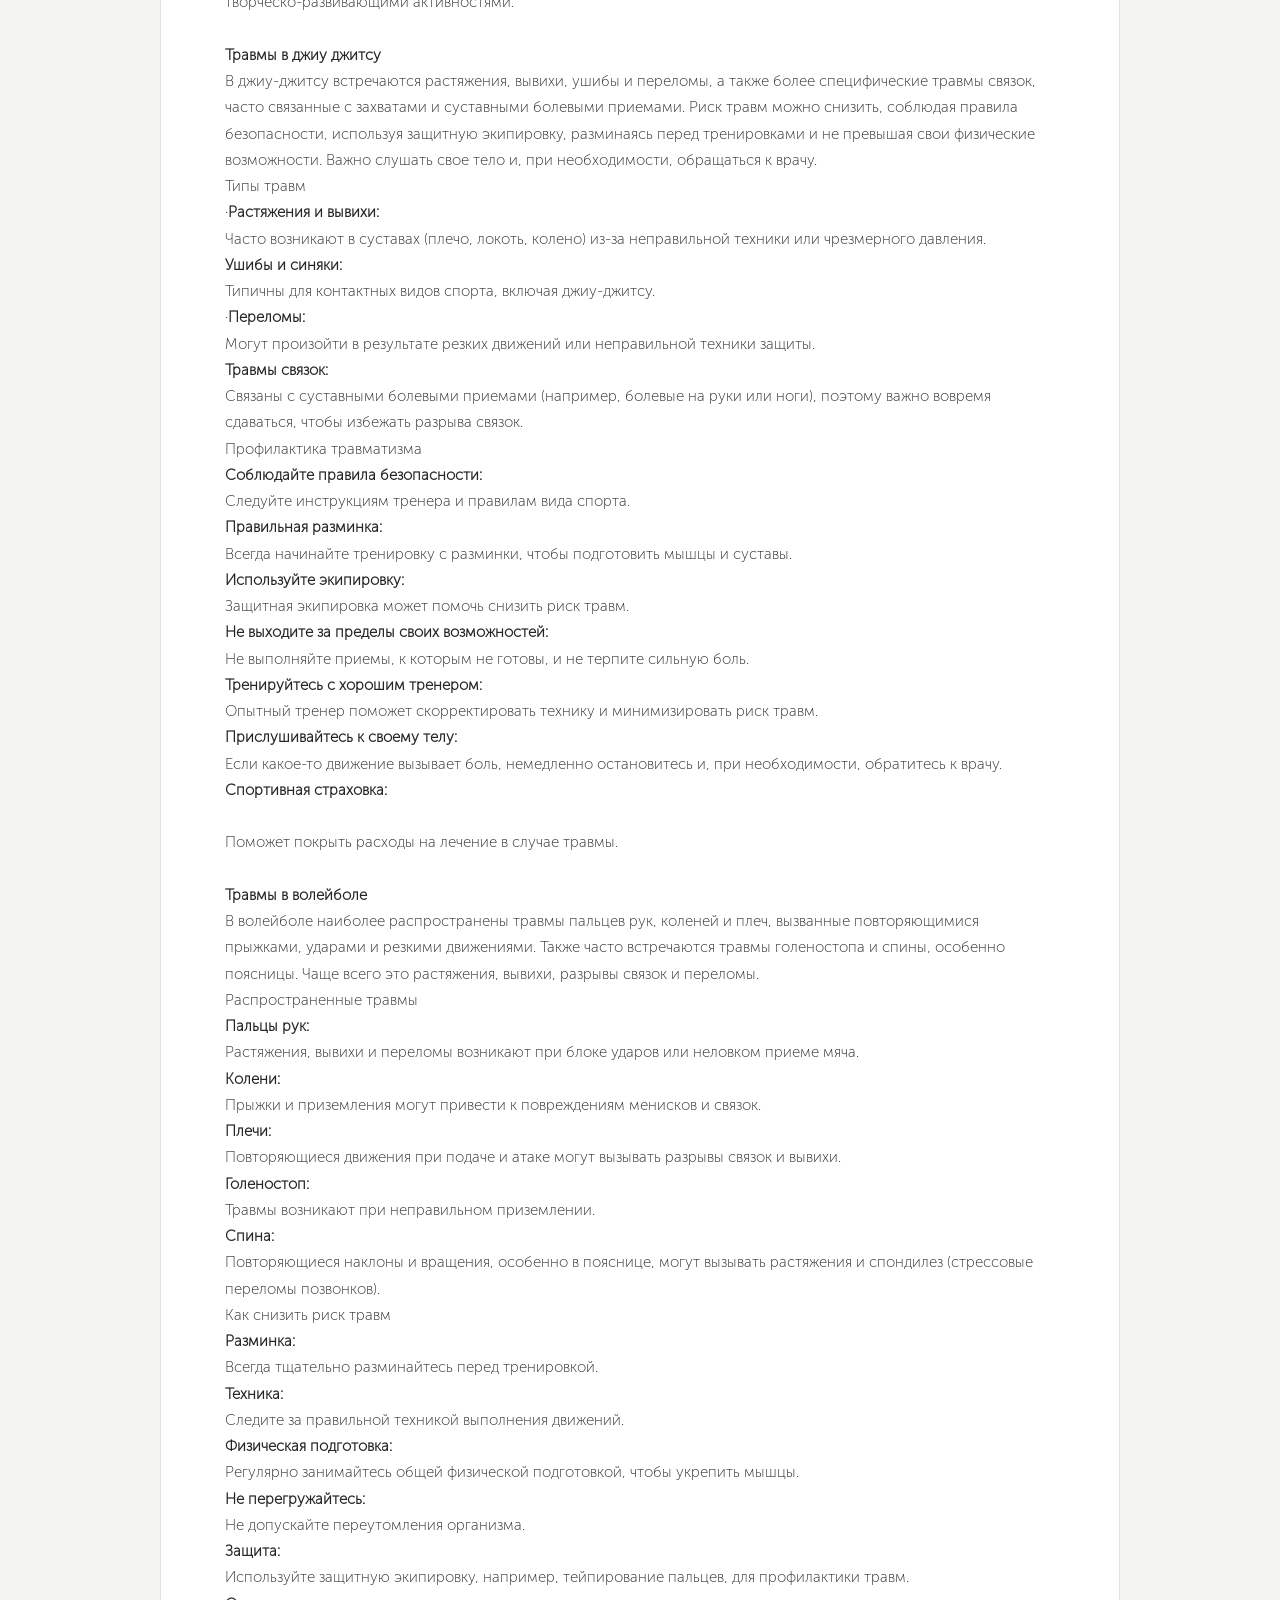
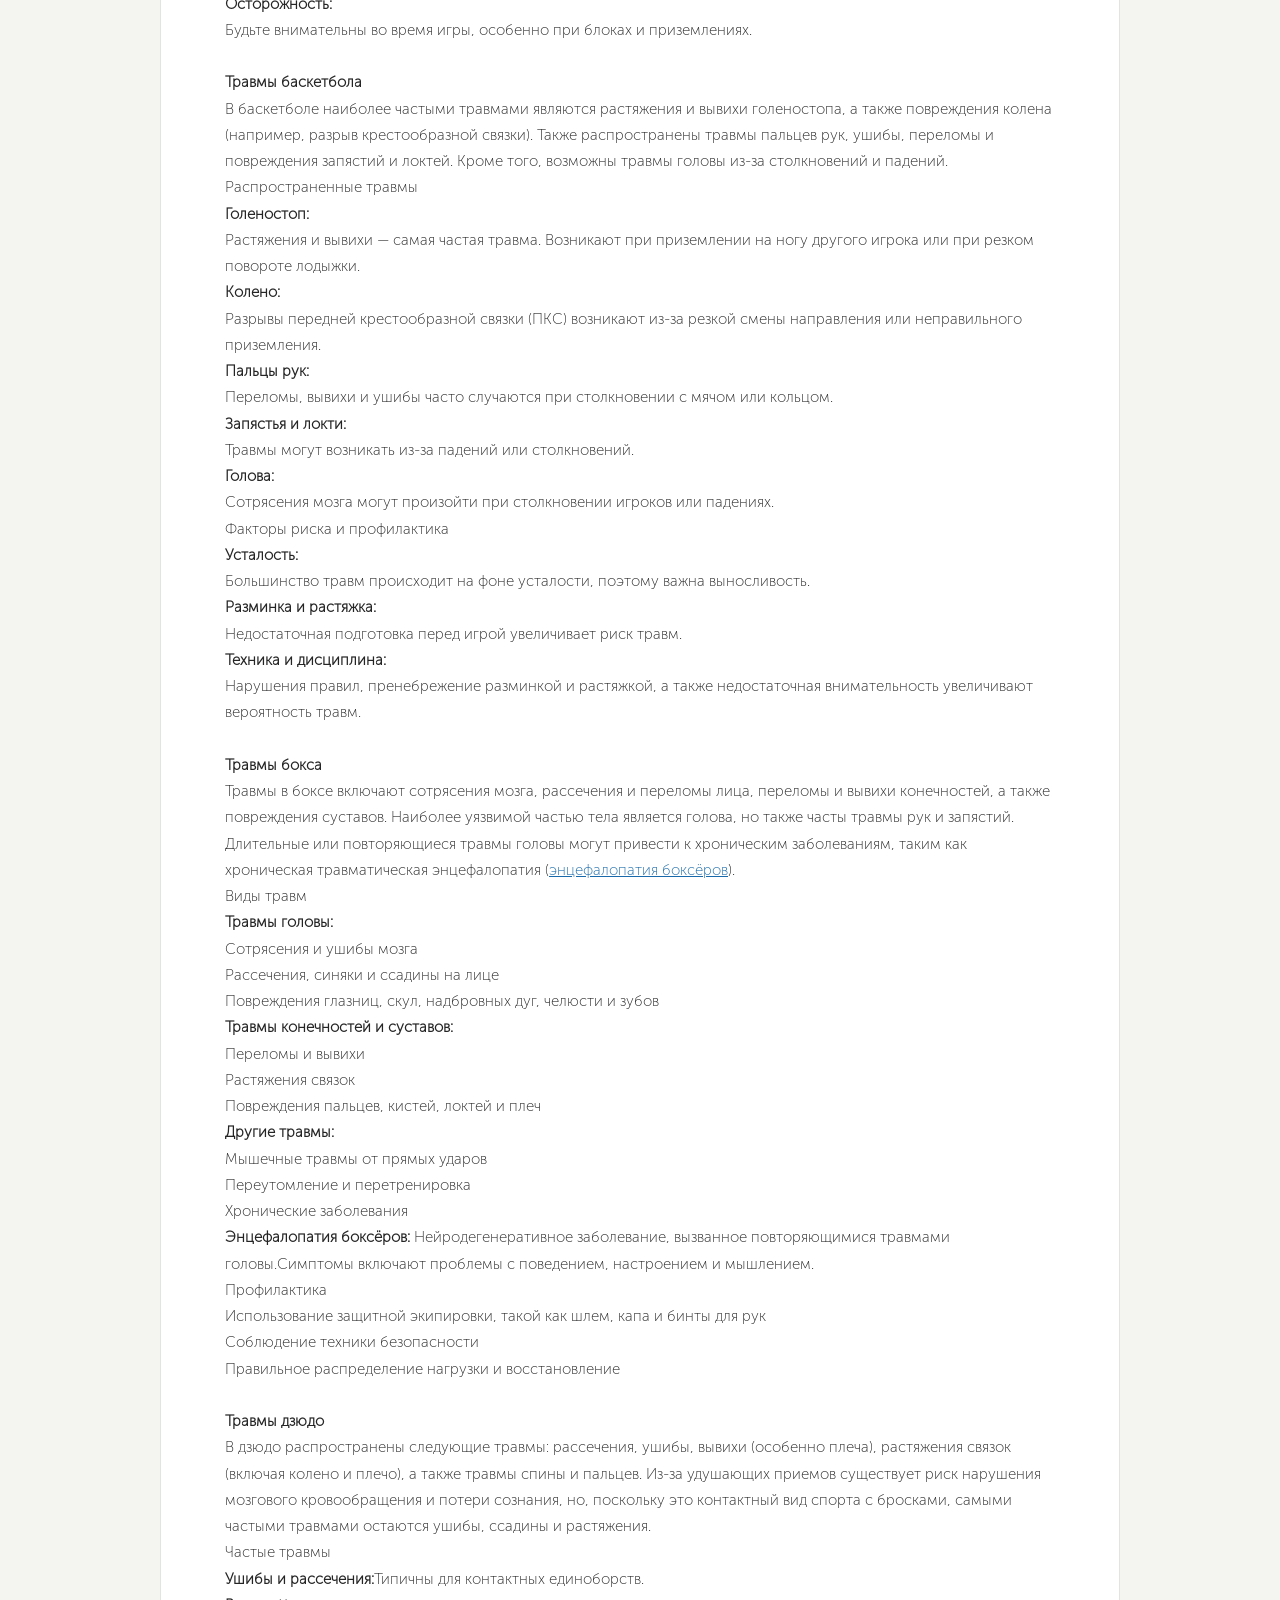
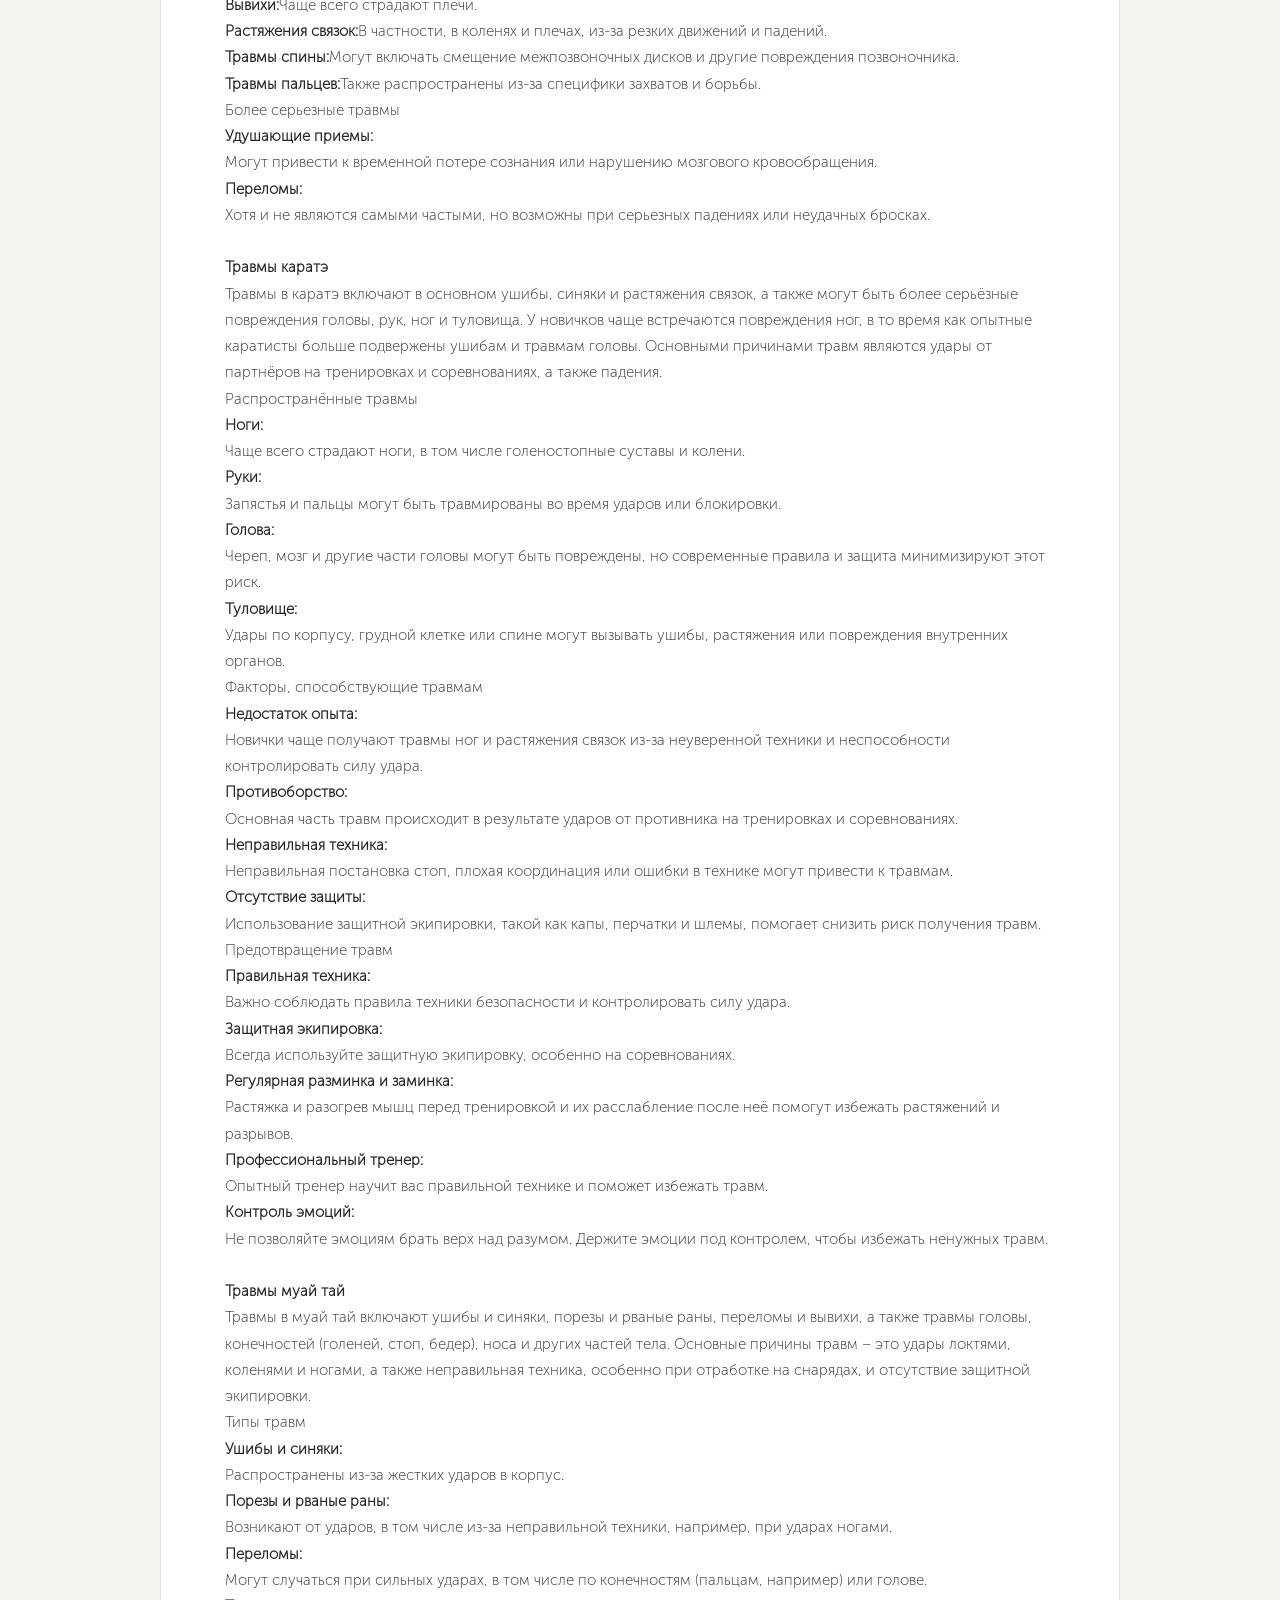
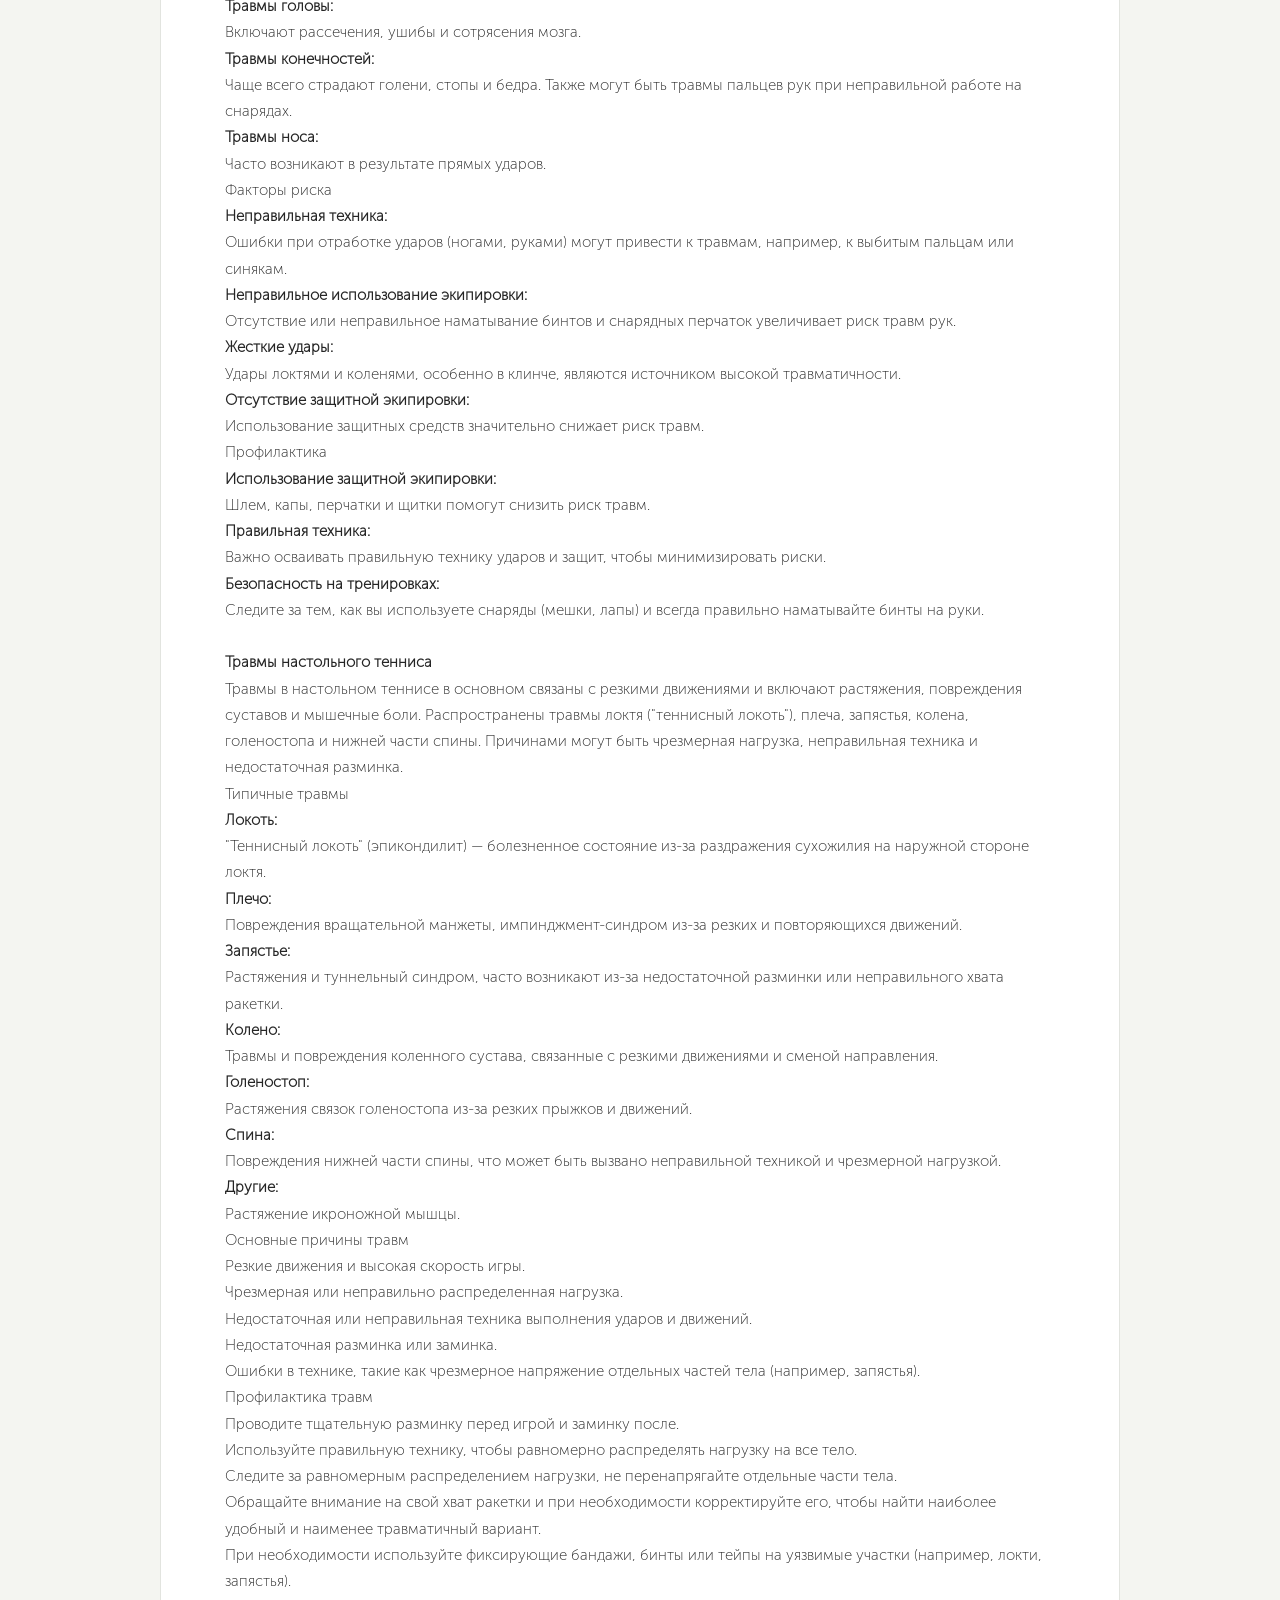
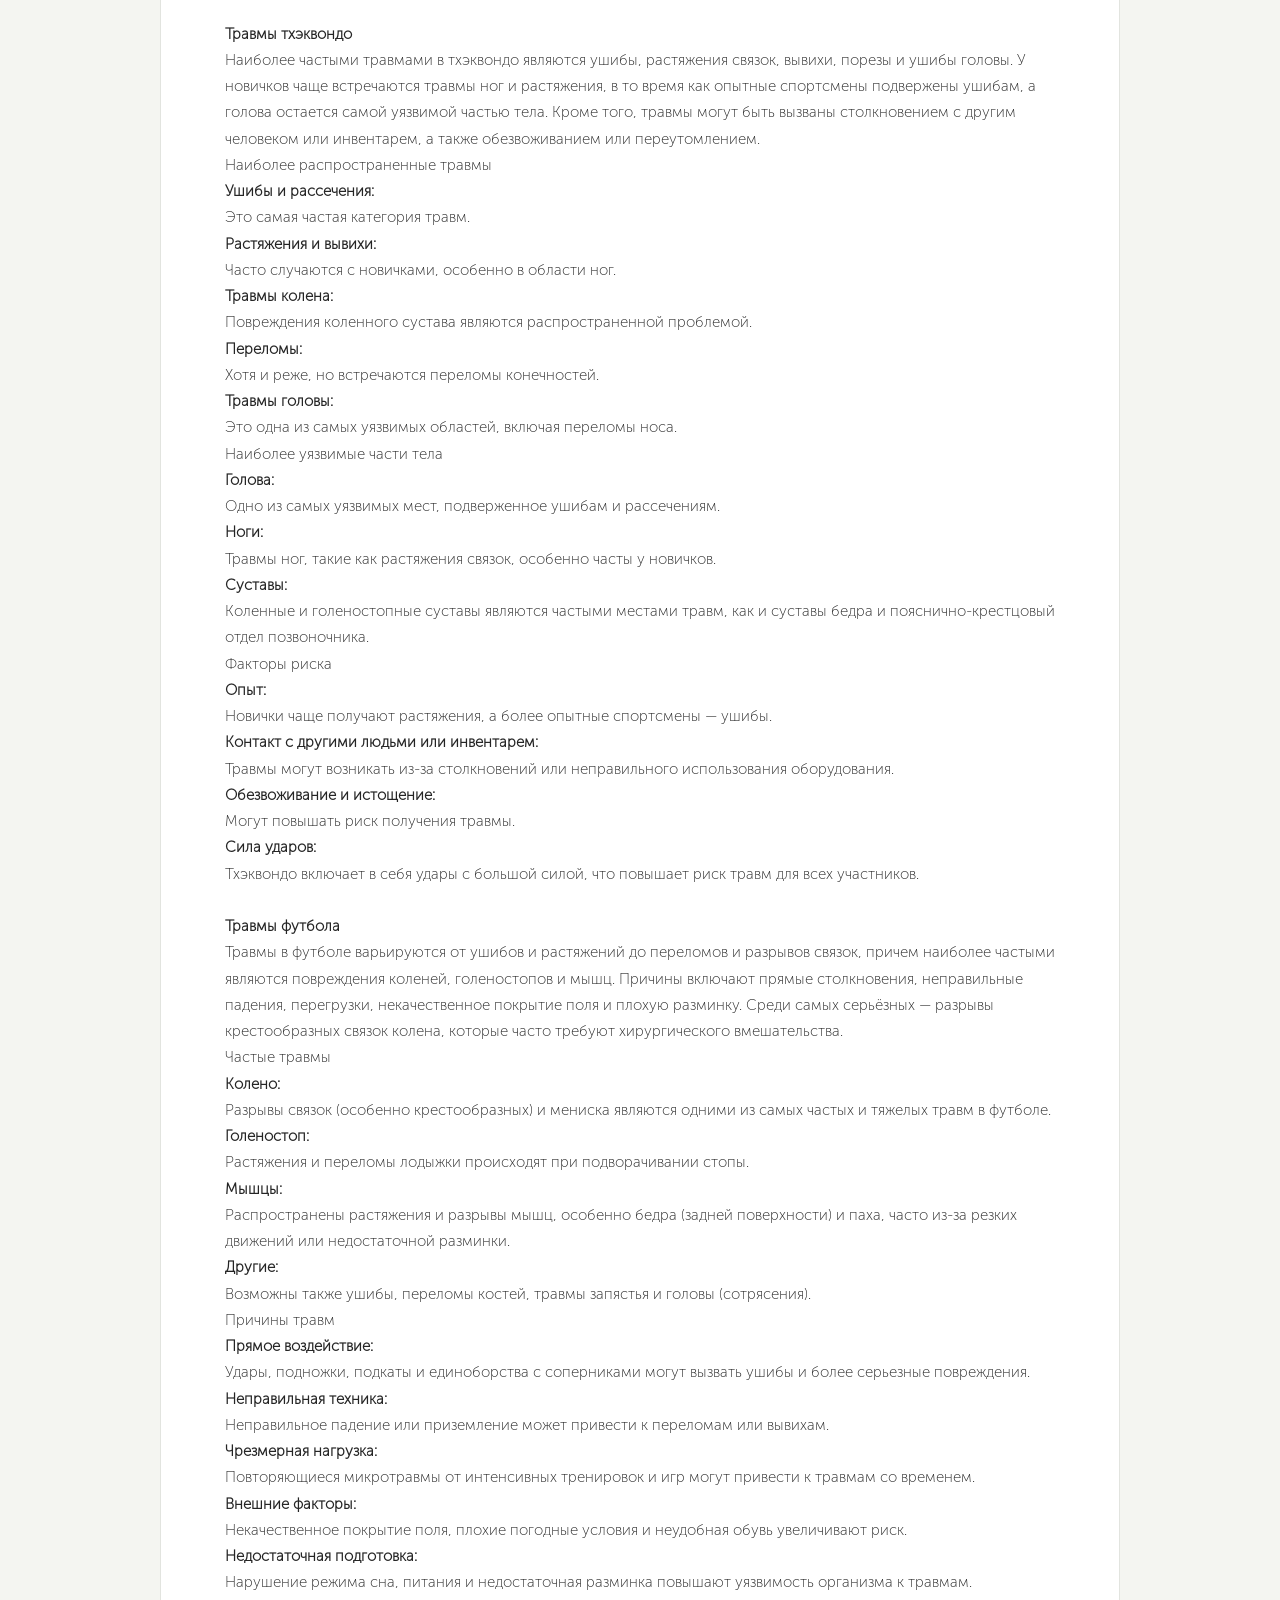
<file: public-offer.html>
﻿<!doctype html>
<html lang="ru">
<head>
  <meta charset="utf-8">
  <meta name="viewport" content="width=device-width, initial-scale=1">
  <meta name="description" content="Договор оферты">
  <title>Договор оферты</title>
  <link rel="stylesheet" href="legal.css?v=2">
</head>
<body>
  <header class="legal-header">
    <a class="legal-brand" href="index.html">Sana Sport</a>
    <a class="legal-home" href="index.html">На главную</a>
  </header>
  <main class="legal-document">
    <h1>Договор оферты</h1>
    <div class="legal-copy"><p style="text-align: center"><strong>Договор оферты</strong></p>г. Астана<br><br>Данный Договор является официальным предложением (публичной офертой) Товарищества с ограниченной ответственностью «Sana Sport», БИН 230740027559 (далее-Центр). Настоящий договор в соответствии с Гражданским Кодексом Республики Казахстан (далее по тексту – ГК РК) является публичной офертой, адресованный неопределенному кругу лиц путем публикации (размещения) текста Договора на сайте: https://www.sanasport.kz.<br>Получатель оферты соглашаясь на получение платных услуг, предложенных Центром, путем совершения им предусмотренных настоящим договором действий, считается принявшим в полном и безоговорочном порядке (акцепт) условий настоящего договора.<br><br><strong>1. Определения и термины </strong><br>Для реализации целей настоящей Оферты, в Договоре принимаются следующие понятия и определения:<br><strong>Центр</strong> – спортивно-творческий центр «Sana Sport», расположенный по адресу: Республика Казахстан, город Астана, район Алматы, улица Қажымұқан, здание 5.<br><strong>Ребенок/Дети</strong> — несовершеннолетнее лицо, не достигшее 18-летнего возраста, в отношении которого Клиент заключает с Центром настоящий Договор.<br><strong>Клиент</strong> – физическое лицо/законный представитель, осуществившее Акцепт настоящего Договора, от имени или в интересах несовершеннолетнего Ребенка.<br><strong>Сопровождающее лицо</strong> – лицо, не являющееся Клиентом Центра, которое сопровождает несовершеннолетнего Ребенка. Сопровождающее лицо не имеет права пользоваться Услугами Центра и должно ожидать Ребенка в специально отведенных для этого местах.<br><strong>Сайт</strong> – интернет-сайт Центра <a href="index.html">https://www.sanasport.kz</a>, используемый Центром в коммерческих целях.<br><strong>Правила посещения Центра</strong> – правила, обязательные для исполнения всеми Клиентами/Детьми и посетителями Центра, которые регулируют поведение и посещение Центра с целью создания безопасных и комфортных условий для тренировочного, творческого, образовательного процессов и отдыха всех его посетителей. Правила размещены на официальном Сайте Центра и являются неотъемлемой частью настоящего Договора. Центр вправе в одностороннем порядке их дополнять и/или изменять.<br><strong>Акцепт</strong> – совершение Клиентом любого из предусмотренных Договором действий по принятию предложения на получение Услуг, являющееся полным и безоговорочным принятием всех условий Договора.<br><strong>Заявление-Акцепт на присоединение к Договору оферты</strong> – подписанный Клиентом в двух экземплярах документ, содержащий детализированные условия оказания услуг по Договору. Подписывая Заявление и/или оплачивая услуги, Клиент выражает согласие на присоединение к настоящему Договору оферты.<br><strong>Магнитный браслет</strong> – уникальное средство идентификации, являющееся пропуском в Центр. Не подлежит передаче третьим лицам.<br><strong>Дополнительные услуги</strong> – услуги, не включенные в стоимость пакета доступа, оказываемые на территории Центра за отдельную плату в соответствии с действующим прейскурантом.<br><strong>Групповая тренировка (групповое занятие)</strong> – тренировка, проводимая специалистами Центра для Клиентов и/или Детей, продолжительность которой зависит от формата и направленности. Периодичность регламентируется расписанием.<br><strong>Персональная тренировка (персональное занятие)</strong> – тренировка с персональным тренером по индивидуальной программе. Является дополнительной услугой Центра.<br><strong>Технические перерывы</strong> – перерывы в работе Центра с целью проведения уборки, санитарной обработки и технического обслуживания.<br><strong>Персональные данные</strong> – сведения, относящиеся к определенному физическому либо юридическому лицу, зафиксированные на электронном, бумажном и/или ином материальном носителе.<br><strong>Сбор Персональных данных</strong> – действия, направленные на получение Персональных данных.<br><strong>Обработка Персональных данных</strong> – действия, направленные на накопление, хранение, изменение, дополнение, использование, распространение, обезличивание, блокирование и уничтожение Персональных данных.<br><strong>2. Предмет Договора оферты</strong><br>2.1. Предметом настоящего Договора является оказание и организация Центром образовательных и творческо-развивающих услуг, а также услуг по физической культуре и спорту Клиенту/Ребенку на территории Центра (далее — Услуги), согласно Заявлению.<br>2.2. Услуги Клиенту/Ребенку оказываются в соответствии с расписанием занятий по выбранному направлению.<br>2.3. График оказания Услуг определяется в соответствии с расписанием групповых и индивидуальных занятий в Центре.<br>2.4. Клиент самостоятельно и с учетом своей занятости, удобства и возможностей выбирает время и регулярность получения услуг.<br>2.5. Срок действия Договора начинается с даты оплаты услуг и/или подписания Заявления-Акцепта и до истечения срока оказания услуг.<br><strong>3. Порядок совершения акцепта</strong><br>3.1. Предложение Центра считается принятым и одобренным Клиентом с момента совершения последним одного из нижеперечисленных действий:<br>а) подписания Клиентом письменного Заявления (Акцепта) с условиями Договора;<br>б) осуществления Клиентом оплаты в порядке и на условиях, указанных в Договоре оферты, в том числе при приобретении абонемента и оплате его через Терминал.<br><br><strong>4. Права и обязанности Сторон</strong><br><strong>4.1. Центр обязуется:</strong><br>4.1.1. Оказать Клиенту/Ребенку Услуги надлежащим образом, в объеме и в сроки, согласно Заявлению.<br>4.1.2. Изготовить и выдать Клиенту/Ребенку магнитный браслет в течение 3 (трех) рабочих дней со дня совершения Акцепта.<br>4.1.3. Своевременно принимать меры по предупреждению и урегулированию нарушений качества предоставляемых Услуг.<br>4.1.4. Сохранять конфиденциальность информации о Клиенте, полученной при заключении Договора и в ходе его исполнения, за исключением случаев, предусмотренных законодательством РК.<br>4.1.5. Обеспечить соблюдение требований санитарных норм и правил, пожарной безопасности.<br>4.1.6. Обеспечить рабочее состояние и дезинфекционную обработку спортивного, сантехнического и иного оборудования.<br>4.1.7. Заблаговременно уведомлять Клиента через доступные средства связи об изменениях в стандартном расписании.<br>4.1.8. Создавать комфортные условия для занятий.<br>4.1.9. Обеспечить охрану здоровья и безопасности Ребенка во время пребывания в Центре.<br>4.1.10. В случае возникновения угрозы жизни и здоровью Ребенка незамедлительно известить Клиента (законного представителя).<br>4.1.11. Вести учет количества посещений Ребенком занятий в Центре.<br><strong>4.2. Центр вправе:</strong><br>4.2.1. В одностороннем порядке вносить изменения в расписание тренировок (творческих занятий) в случае объективной необходимости, а также осуществлять замену тренера (преподавателя).<br>4.2.2. Прекратить полностью или частично оказание услуг 2 (два) раза в год на срок не более десяти суток подряд при необходимости проведения технических или санитарно-гигиенических мероприятий.<br>4.2.3. В течение срока действия Договора запросить у Клиента справку о состоянии здоровья Ребенка при наличии у Центра подозрений о заболевании.<br>4.2.4. Запрашивать справку 027 при приобретении Клиентом абонемента на спортивные секции и секции хореографии.<br>4.2.5. Ограничить доступ в Центр при подозрении на инфекционное заболевание у Ребенка.<br>4.2.6. При проведении массовых мероприятий ограничить зону тренировок, уведомив Клиентов не менее чем за 24 часа.<br>4.2.7. Заменять тренеров (преподавателей) в случае их болезни, отпуска или увольнения.<br>4.2.8. Запросить документ, удостоверяющий личность, при вопросах идентификации владельца магнитного браслета.<br>4.2.9. Отказать в оказании услуг в случае неисполнения Клиентом обязательств по оплате и в случае предоставления недостоверной информации о здоровье ребенка отраженных в справке о состоянии здоровья Ребенка.<br>4.2.10. Вносить изменения в настоящий Договор и Правила посещения Центра. Такие изменения не применяются к уже оплаченному периоду, за исключением случаев, связанных с безопасностью, требованиями законодательства или форс-мажором.<br>4.2.11. В одностороннем порядке отказать в дальнейшем оказании услуг и расторгнуть договор без возврата денежных средств в случае:<br>·         систематического нарушения правил Центра, норм поведения и этических норм как Ребенком, так и Клиентом;<br>·         агрессивного поведения и/или угроз персоналу или другим Клиентам Центра;<br>·         вмешательства Клиента в учебно-тренировочный процесс и деятельность Центра;<br>·         несоблюдения дисциплинарных и организационных требований;<br>·         порчи имущества или нанесения ущерба Центру, третьим лицам или деловой репутации Центра.<br>Исключение Клиента и/или Ребенка из Центра признается расторжением настоящего Договора и осуществляется путем уведомления Клиента.<br>4.2.12. Не проводить занятия в официальные праздничные дни, предусмотренные в Республике Казахстан. Отработка этих занятий в последующем не производится.<br>4.2.13. В случае возникновения чрезвычайных ситуаций (пожар, угроза жизни и здоровью, аварии) самостоятельно принимать необходимые меры по обеспечению безопасности, включая эвакуацию и вызов экстренных служб.<br>4.2.14. Не допустить Ребенка к занятиям без возврата стоимости занятия в случаях:<br><br><br>·         наличия признаков заболевания и и в случае предоставления недостоверной информации о здоровье ребенка;<br>·         отсутствия необходимой экипировки;<br>·         нарушения Правил посещения Центра.<br>4.2.15. Ограничить доступ Клиента и/или сопровождающих лиц в зоны проведения занятий в целях безопасности и соблюдения дисциплины.<strong>4.3. Клиент обязуется:</strong><br>4.3.1. Вносить оплату за услуги в порядке и сроки, предусмотренные Договором.<br>4.3.2. При использовании дополнительных услуг Центра оплачивать их своевременно и в полном объеме.<br>4.3.3. Придерживаться расписания тренировок/групповых занятий и Правил посещения Центра, размещенных на сайте <a href="index.html">www.sanasport.kz</a>.<br>4.3.4. При приобретении абонемента на спортивные секции обязательно предоставить справку 027.<br>4.3.5. Соблюдать меры безопасности во время тренировок/групповых занятий.<br>4.3.6. Осуществлять вход на территорию Центра с помощью магнитного браслета.<br>4.3.7. В случае временного отсутствия браслета осуществлять доступ по предъявлению документа, удостоверяющего личность.<br>4.3.8. В случае утраты магнитного браслета или иного имущества, выданного Центром на возвратной основе, возместить его стоимость.<br>4.3.9. Самостоятельно и ответственно контролировать здоровье Ребенка. При наличии признаков заболевания воздержаться от посещения Центра до полного выздоровления. Клиент несет полную ответственность за последствия предоставления Центру недостоверной информации о здоровье ребенка и о наличии противопоказаний к тренировкам (творческим занятиям). <br>4.3.10. Соблюдать дисциплину и общепринятые нормы поведения, проявлять уважение к персоналу Центра и другим обучающимся.<br>4.3.11. Соблюдать и обеспечить соблюдение Ребенком санитарно-гигиенических норм и надевать бахилы либо иметь сменную обувь.<br>4.3.12. Строго соблюдать расписание занятий.<br>4.3.13. Информировать Центр о предстоящем отсутствии Ребенка на занятиях.<br>4.3.14. Лично передавать Ребенка представителю Центра и забирать его после окончания занятий либо обеспечить передачу уполномоченному лицу. Центр не несет ответственности за Ребенка до момента его фактической передачи сотруднику Центра и после выхода Ребенка из зоны контроля Центра.<br>4.3.15. Нести ответственность за поведение Ребенка и обеспечить соблюдение им Правил посещения Центра.<br>4.3.16. Возмещать ущерб, умышленно или по неосторожности причиненный Ребенком имуществу Центра.<br>4.3.17. Не вмешиваться в процесс тренировок, не давать указания тренерам и не осуществлять фото- и видеосъемку без согласия Центра.<br>4.3.18. Для участия в соревнованиях пройти полное медицинское обследование с заключением от спортивного врача.<br>4.3.19. Настоящим Клиент осведомлен, что после подписания Договора и оплаты Услуг Клиенту и/или Ребенку доступны только оплаченные услуги.<br><strong>4.4. Клиент имеет право:</strong><br>4.4.1. Требовать от Центра предоставления услуг в соответствии с условиями Договора.<br>4.4.2. Получать необходимую и достоверную информацию о ходе оказания Услуг.<br>4.4.3. Направлять Центру предложения и рекомендации по улучшению оказания и виду предоставляемых услуг.<br>4.4.4. Пользоваться за отдельную плату дополнительными услугами Центра.<br><strong>5. Стоимость и порядок оплаты</strong><br>5.1. Стоимость Услуг определяется в соответствии с ценой, утвержденной по выбранному направлению. Оплата производится за доступ к программе занятий и резервирование места в группе. В случае непосещения занятий по причинам, не зависящим от Центра, перерасчет не производится, за исключением случаев, предусмотренных законодательством РК.<br>5.2. Клиент осуществляет 100% оплату путем перечисления денежных средств на банковский счет Центра, наличными в кассу Центра или через Терминал.<br>5.3. После оплаты Ребенку предоставляется доступ к оплаченному направлению. В случае досрочного отказа Клиента от услуг возврат осуществляется за вычетом фактически оказанных услуг и понесенных Центром расходов.<br>5.4. Возврат денег осуществляется Центром исключительно в случаях, когда оказание услуг невозможно по вине Центра.<br>5.5. В случае опоздания Клиента и/или Ребенка время занятия не продлевается. Пропущенные занятия по причинам, не зависящим от Центра, не переносятся и не компенсируются, за исключением случаев, предусмотренных законодательством РК.<br>5.6. Услуги Центра направлены на организацию тренировочного и образовательного процесса и не гарантируют достижение конкретного результата.<br>5.7. Оплата по Договору производится в национальной валюте – тенге.<br>5.8. Центр оставляет за собой право изменять стоимость услуг в одностороннем порядке. Новая стоимость вступает в силу с месяца, следующего за месяцем внесения изменений.<br>5.9. Центр уведомляет Клиента об изменении стоимости не позднее чем за 10 (десять) календарных дней до вступления изменений в силу путем размещения информации в Центре, на официальном сайте и/или направления уведомления удобным способом.<br>5.10. В случае если Клиент произвел предоплату за несколько месяцев вперед, а стоимость услуг была изменена, Клиент обязан внести доплату до актуальной стоимости. В случае отказа от доплаты Центр вправе:<br><br>·         приостановить предоставление услуг до момента погашения разницы в стоимости;<br>·         аннулировать оплаченный период без возможности перерасчета или возврата средств;<br>·         в случае неоплаты разницы в течение 10 (десяти) календарных дней с момента уведомления — расторгнуть договор в одностороннем порядке.<br><br><strong>6. Порядок изменения направления</strong><br>6.1. Смена выбранного направления с одинаковой ценой по абонементу возможна только при наличии свободных мест в другом направлении.<br>6.2. При смене направления Клиенту необходимо написать письменное заявление с указанием причин и наименованием нового направления.<br>6.3. В случае различия цены абонемента смена направления в период его действия не допускается. Клиент/Ребенок обязуется завершить получение Услуг по изначально выбранному направлению до конца срока.<br><br><strong>7. Ответственность</strong><br>7.1. В случае неисполнения или ненадлежащего исполнения обязательств по настоящему Договору Стороны несут ответственность в соответствии с законодательством Республики Казахстан.<br>7.2. Центр не несет ответственности за состояние здоровья и возможное получение травм Клиентом и/или Ребенком в случаях нарушения ими правил Центра, программы тренировок, рекомендаций тренера и иных положений настоящего Договора. Перечень травм содержится в Приложении 1 к настоящему Договору.<br>7.3. Клиент несет ответственность за повреждение, утрату или порчу оборудования и/или иного имущества Центра. Размер возмещения определяется стоимостью восстановления или рыночной стоимостью имущества.<br>7.4. Центр не несет ответственности за утерянное или оставленное без присмотра имущество Клиента и/или Ребенка.<br>7.5. Клиент и/или Ребенок самостоятельно несет ответственность за сохранность принадлежащих ему вещей.<br>7.6. Центр не несет ответственности за технические неудобства, вызванные проведением сезонных, профилактических и аварийных работ коммунальными службами города.<br>7.7. При принятии настоящего Договора Клиент подтверждает, что Ребенок не имеет постоянных или временных медицинских противопоказаний для занятий. Ответственность за сокрытие существенных медицинских противопоказаний несет сам Клиент.<br>7.8. Клиент подтверждает, что занятия физической культурой и спортом, включая контактные виды деятельности, связаны с повышенным риском получения травм, и принимает указанные риски в полном объеме.<br>7.9. В случае отсутствия или недостоверности медицинской информации ответственность полностью возлагается на Клиента.<br>7.10. Центр не несет ответственности за вред, причиненный жизни и здоровью Ребенка, если такой вред возник:<br><br><br>·         вследствие несоблюдения инструкций тренера;<br>·         вследствие нарушения правил Центра;<br>·         вследствие индивидуальных особенностей организма;<br>·         при сокрытии медицинских противопоказаний.<br>7.11. В случае необходимости Центр вправе вызвать скорую медицинскую помощь Ребенку без дополнительного согласия Клиента. Расходы, связанные с оказанием медицинской помощи, несет Клиент.<br><strong>8. Форс-мажор</strong><br>8.1. Стороны освобождаются от ответственности за частичное или полное неисполнение обязательств по настоящему Договору, если это неисполнение явилось следствием обстоятельств непреодолимой силы (наводнение, пожар, землетрясение, война, военные действия, блокада, запретительные действия властей, разрушение коммуникаций и энергоснабжения и прочие форс-мажорные обстоятельства), которые Стороны не могли предвидеть или предотвратить разумными мерами.<br>8.2. Если обстоятельства непреодолимой силы действуют более двух месяцев, любая из Сторон вправе отказаться от дальнейшего выполнения обязательств по Договору, при этом ни одна из Сторон не вправе требовать возмещения понесенных убытков.<br>8.3. В случае невозможности оказания услуг по причинам, не зависящим от Центра (включая ограничения государственных органов), Центр вправе изменить формат оказания услуг либо перенести их без возврата денежных средств.<br><br><strong>9. Персональные данные</strong><br>9.1. Настоящим Клиент дает согласие на передачу Центру персональных данных на себя и Ребенка в рамках оказания услуг по Договору.<br>9.2. Клиент подтверждает свое полное согласие на сбор, хранение и обработку персональных данных, касающихся Клиента и Ребенка.<br>9.3. Центр обязуется использовать персональные данные только для исполнения обязательств в рамках настоящего Договора.<br>9.4. Центр вправе передавать персональные данные третьим лицам (включая медицинские учреждения, страховые компании, государственные органы) в случаях, необходимых для защиты жизни и здоровья Ребенка либо исполнения требований законодательства.<br><br><strong>10. Разрешение споров</strong><br>10.1. Настоящий Договор регулируется и толкуется в соответствии с законодательством Республики Казахстан.<br>10.2. В случае возникновения споров и разногласий Стороны предпримут все меры для их урегулирования путем переговоров.<br>10.3. Срок досудебного урегулирования спора устанавливается в 30 (тридцать) дней.<br>10.4. При недостижении согласия все споры подлежат передаче на рассмотрение в судебные органы Республики Казахстан. Стороны установили договорную подсудность – по месту нахождения Центра.<br><br><strong>11. Заключительные положения</strong><br>11.1. Настоящий договор вступает в силу с даты его Акцепта Клиентом и действует до полного исполнения Сторонами обязательств по нему.<br>11.2. Ни одна из Сторон не имеет права передавать свои права и обязанности по настоящему Договору третьим лицам без согласия другой Стороны.<br>11.3. В соответствии со статьей 145 ГК РК и пунктом 8 статьи 15 ГК РК Клиент дает свое согласие:<br><br><br>·         на осуществление Центром и/или третьими лицами, действующими от имени Центра, видео- и фотосъемки изображения Клиента/Ребенка в процессе оказания Услуг;<br>·         на опубликование, воспроизведение и распространение изображения Клиента (Ребенка) и/или других аудио-, видео-, фотоматериалов, полученных в результате деятельности Центра.<br>Согласие на использование изображения предоставляется на неограниченный срок и не требует дополнительного согласования или выплаты вознаграждения.<br>11.4. Настоящий договор может быть расторгнут по соглашению Сторон либо в случаях, предусмотренных настоящим договором или законодательством Республики Казахстан.<br>11.5. Все уведомления, которые одна Сторона направляет другой, направляются в письменной форме посредством WhatsApp/Telegram, электронной почты, СМС-сообщения или телефонной связи.<br>11.6. В Центре установлены системы видеонаблюдения с целью обеспечения безопасности Клиентов/Детей и сотрудников Центра. Использование записей осуществляется в соответствии с законодательством о защите персональных данных.<br>11.7. Приложение 1 «Перечень травм и повреждений, риск получения которых присущ занятиям в Центре» является неотъемлемой частью настоящего Договора.<br>11.8. Видеозаписи с камер наблюдения могут использоваться Центром в качестве доказательства при разрешении спорных ситуаций.<br>11.9. Общая ответственность Центра по настоящему Договору ограничивается стоимостью оплаченных, но не оказанных услуг.<br>11.10. В случае наличия версий настоящего Договора на разных языках приоритет имеет версия на русском языке.<strong>Приложение 1 к Договору оферты</strong><br><strong>Перечень травм и повреждений, риск получения которых присущ занятиям в Центре</strong><br>Настоящий Перечень носит примерный характер и предназначен для информирования Клиента/Законного представителя о видах травм, типично встречающихся в процессе занятий физической культурой, спортом и творческо-развивающими активностями.<br><br><strong>Травмы в джиу джитсу</strong><br>В джиу-джитсу встречаются растяжения, вывихи, ушибы и переломы, а также более специфические травмы связок, часто связанные с захватами и суставными болевыми приемами. Риск травм можно снизить, соблюдая правила безопасности, используя защитную экипировку, разминаясь перед тренировками и не превышая свои физические возможности. Важно слушать свое тело и, при необходимости, обращаться к врачу.<br>Типы травм<br>·<strong>Растяжения и вывихи:</strong><br>Часто возникают в суставах (плечо, локоть, колено) из-за неправильной техники или чрезмерного давления.<br><strong>Ушибы и синяки:</strong><br>Типичны для контактных видов спорта, включая джиу-джитсу.<br>·<strong>Переломы:</strong><br>Могут произойти в результате резких движений или неправильной техники защиты.<br><strong>Травмы связок:</strong><br>Связаны с суставными болевыми приемами (например, болевые на руки или ноги), поэтому важно вовремя сдаваться, чтобы избежать разрыва связок. <br>Профилактика травматизма<br><strong>Соблюдайте правила безопасности:</strong><br>Следуйте инструкциям тренера и правилам вида спорта.<br><strong>Правильная разминка:</strong><br>Всегда начинайте тренировку с разминки, чтобы подготовить мышцы и суставы.<br><strong>Используйте экипировку:</strong><br>Защитная экипировка может помочь снизить риск травм.<br><strong>Не выходите за пределы своих возможностей:</strong><br>Не выполняйте приемы, к которым не готовы, и не терпите сильную боль.<br><strong>Тренируйтесь с хорошим тренером:</strong><br>Опытный тренер поможет скорректировать технику и минимизировать риск травм.<br><strong>Прислушивайтесь к своему телу:</strong><br>Если какое-то движение вызывает боль, немедленно остановитесь и, при необходимости, обратитесь к врачу.<br><strong>Спортивная страховка:</strong><br><br>Поможет покрыть расходы на лечение в случае травмы.<br><br><strong>Травмы в волейболе</strong><br>В волейболе наиболее распространены травмы пальцев рук, коленей и плеч, вызванные повторяющимися прыжками, ударами и резкими движениями. Также часто встречаются травмы голеностопа и спины, особенно поясницы. Чаще всего это растяжения, вывихи, разрывы связок и переломы.<br>Распространенные травмы<br><strong>Пальцы рук:</strong><br>Растяжения, вывихи и переломы возникают при блоке ударов или неловком приеме мяча.<br><strong>Колени:</strong><br>Прыжки и приземления могут привести к повреждениям менисков и связок. <br><strong>Плечи:</strong><br>Повторяющиеся движения при подаче и атаке могут вызывать разрывы связок и вывихи. <br><strong>Голеностоп:</strong><br>Травмы возникают при неправильном приземлении. <br><strong>Спина:</strong><br>Повторяющиеся наклоны и вращения, особенно в пояснице, могут вызывать растяжения и спондилез (стрессовые переломы позвонков). <br>Как снизить риск травм<br><strong>Разминка:</strong><br>Всегда тщательно разминайтесь перед тренировкой.<br><strong>Техника:</strong><br>Следите за правильной техникой выполнения движений.<br><strong>Физическая подготовка:</strong><br>Регулярно занимайтесь общей физической подготовкой, чтобы укрепить мышцы.<br><strong>Не перегружайтесь:</strong><br>Не допускайте переутомления организма.<br><strong>Защита:</strong><br>Используйте защитную экипировку, например, тейпирование пальцев, для профилактики травм.<br><strong>Осторожность:</strong><br>Будьте внимательны во время игры, особенно при блоках и приземлениях.<br><br><strong>Травмы баскетбола</strong><br>В баскетболе наиболее частыми травмами являются растяжения и вывихи голеностопа, а также повреждения колена (например, разрыв крестообразной связки). Также распространены травмы пальцев рук, ушибы, переломы и повреждения запястий и локтей. Кроме того, возможны травмы головы из-за столкновений и падений.<br>Распространенные травмы<br><strong>Голеностоп:</strong><br>Растяжения и вывихи — самая частая травма. Возникают при приземлении на ногу другого игрока или при резком повороте лодыжки.<br><strong>Колено:</strong><br>Разрывы передней крестообразной связки (ПКС) возникают из-за резкой смены направления или неправильного приземления.<br><strong>Пальцы рук:</strong><br>Переломы, вывихи и ушибы часто случаются при столкновении с мячом или кольцом.<br><strong>Запястья и локти:</strong><br>Травмы могут возникать из-за падений или столкновений.<br><strong>Голова:</strong><br>Сотрясения мозга могут произойти при столкновении игроков или падениях.<br>Факторы риска и профилактика<br><strong>Усталость:</strong><br>Большинство травм происходит на фоне усталости, поэтому важна выносливость.<br><strong>Разминка и растяжка:</strong><br>Недостаточная подготовка перед игрой увеличивает риск травм.<br><strong>Техника и дисциплина:</strong><br>Нарушения правил, пренебрежение разминкой и растяжкой, а также недостаточная внимательность увеличивают вероятность травм.<br><br><strong>Травмы бокса</strong><br>Травмы в боксе включают сотрясения мозга, рассечения и переломы лица, переломы и вывихи конечностей, а также повреждения суставов. Наиболее уязвимой частью тела является голова, но также часты травмы рук и запястий. Длительные или повторяющиеся травмы головы могут привести к хроническим заболеваниям, таким как хроническая травматическая энцефалопатия (<a href="https://www.google.com/search?cs=0&amp;sca_esv=b38c8195a0b1bd6b&amp;sxsrf=AE3TifP4ZL_qH6zYvHp7KHw8aXxM49RCkw%3A1760184880047&amp;q=%D1%8D%D0%BD%D1%86%D0%B5%D1%84%D0%B0%D0%BB%D0%BE%D0%BF%D0%B0%D1%82%D0%B8%D1%8F+%D0%B1%D0%BE%D0%BA%D1%81%D1%91%D1%80%D0%BE%D0%B2&amp;sa=X&amp;ved=2ahUKEwjQ1YzUj5yQAxXUHRAIHRjnMzUQxccNegQICxAB&amp;mstk=[base64]&amp;csui=3" target="_blank" rel="noopener noreferrer">энцефалопатия боксёров</a>).<br>Виды травм<br><strong>Травмы головы:</strong><br>Сотрясения и ушибы мозга<br>Рассечения, синяки и ссадины на лице<br>Повреждения глазниц, скул, надбровных дуг, челюсти и зубов<br><strong>Травмы конечностей и суставов:</strong><br>Переломы и вывихи<br>Растяжения связок<br>Повреждения пальцев, кистей, локтей и плеч<br><strong>Другие травмы:</strong><br>Мышечные травмы от прямых ударов<br>Переутомление и перетренировка<br>Хронические заболевания<br><strong>Энцефалопатия боксёров: </strong>Нейродегенеративное заболевание, вызванное повторяющимися травмами головы.Симптомы включают проблемы с поведением, настроением и мышлением.<br>Профилактика<br>Использование защитной экипировки, такой как шлем, капа и бинты для рук<br>Соблюдение техники безопасности<br>Правильное распределение нагрузки и восстановление<br><br><strong>Травмы дзюдо</strong><br>В дзюдо распространены следующие травмы: рассечения, ушибы, вывихи (особенно плеча), растяжения связок (включая колено и плечо), а также травмы спины и пальцев. Из-за удушающих приемов существует риск нарушения мозгового кровообращения и потери сознания, но, поскольку это контактный вид спорта с бросками, самыми частыми травмами остаются ушибы, ссадины и растяжения.<br>Частые травмы<br><strong>Ушибы и рассечения:</strong>Типичны для контактных единоборств.<br><strong>Вывихи:</strong>Чаще всего страдают плечи.<br><strong>Растяжения связок:</strong>В частности, в коленях и плечах, из-за резких движений и падений.<br><strong>Травмы спины:</strong>Могут включать смещение межпозвоночных дисков и другие повреждения позвоночника.<br><strong>Травмы пальцев:</strong>Также распространены из-за специфики захватов и борьбы.<br>Более серьезные травмы<br><strong>Удушающие приемы:</strong><br>Могут привести к временной потере сознания или нарушению мозгового кровообращения.<br><strong>Переломы:</strong><br>Хотя и не являются самыми частыми, но возможны при серьезных падениях или неудачных бросках.<br><br><strong>Травмы каратэ</strong><br>Травмы в каратэ включают в основном ушибы, синяки и растяжения связок, а также могут быть более серьёзные повреждения головы, рук, ног и туловища. У новичков чаще встречаются повреждения ног, в то время как опытные каратисты больше подвержены ушибам и травмам головы. Основными причинами травм являются удары от партнёров на тренировках и соревнованиях, а также падения.<br>Распространённые травмы<br><strong>Ноги:</strong><br>Чаще всего страдают ноги, в том числе голеностопные суставы и колени.<br><strong>Руки:</strong><br>Запястья и пальцы могут быть травмированы во время ударов или блокировки.<br><strong>Голова:</strong><br>Череп, мозг и другие части головы могут быть повреждены, но современные правила и защита минимизируют этот риск.<br><strong>Туловище:</strong><br>Удары по корпусу, грудной клетке или спине могут вызывать ушибы, растяжения или повреждения внутренних органов.<br>Факторы, способствующие травмам<br><strong>Недостаток опыта:</strong><br>Новички чаще получают травмы ног и растяжения связок из-за неуверенной техники и неспособности контролировать силу удара.<br><strong>Противоборство:</strong><br>Основная часть травм происходит в результате ударов от противника на тренировках и соревнованиях.<br><strong>Неправильная техника:</strong><br>Неправильная постановка стоп, плохая координация или ошибки в технике могут привести к травмам.<br><strong>Отсутствие защиты:</strong><br>Использование защитной экипировки, такой как капы, перчатки и шлемы, помогает снизить риск получения травм.<br>Предотвращение травм<br><strong>Правильная техника:</strong><br>Важно соблюдать правила техники безопасности и контролировать силу удара.<br><strong>Защитная экипировка:</strong><br>Всегда используйте защитную экипировку, особенно на соревнованиях.<br><strong>Регулярная разминка и заминка:</strong><br>Растяжка и разогрев мышц перед тренировкой и их расслабление после неё помогут избежать растяжений и разрывов.<br><strong>Профессиональный тренер:</strong><br>Опытный тренер научит вас правильной технике и поможет избежать травм.<br><strong>Контроль эмоций:</strong><br>Не позволяйте эмоциям брать верх над разумом. Держите эмоции под контролем, чтобы избежать ненужных травм.<br><br><strong>Травмы муай тай</strong><br>Травмы в муай тай включают ушибы и синяки, порезы и рваные раны, переломы и вывихи, а также травмы головы, конечностей (голеней, стоп, бедер), носа и других частей тела. Основные причины травм – это удары локтями, коленями и ногами, а также неправильная техника, особенно при отработке на снарядах, и отсутствие защитной экипировки.<br>Типы травм<br><strong>Ушибы и синяки:</strong><br>Распространены из-за жестких ударов в корпус.<br><strong>Порезы и рваные раны:</strong><br>Возникают от ударов, в том числе из-за неправильной техники, например, при ударах ногами.<br><strong>Переломы:</strong><br>Могут случаться при сильных ударах, в том числе по конечностям (пальцам, например) или голове.<br><strong>Травмы головы:</strong><br>Включают рассечения, ушибы и сотрясения мозга.<br><strong>Травмы конечностей:</strong><br>Чаще всего страдают голени, стопы и бедра. Также могут быть травмы пальцев рук при неправильной работе на снарядах.<br><strong>Травмы носа:</strong><br>Часто возникают в результате прямых ударов.<br>Факторы риска<br><strong>Неправильная техника:</strong><br>Ошибки при отработке ударов (ногами, руками) могут привести к травмам, например, к выбитым пальцам или синякам.<br><strong>Неправильное использование экипировки:</strong><br>Отсутствие или неправильное наматывание бинтов и снарядных перчаток увеличивает риск травм рук.<br><strong>Жесткие удары:</strong><br>Удары локтями и коленями, особенно в клинче, являются источником высокой травматичности.<br><strong>Отсутствие защитной экипировки:</strong><br>Использование защитных средств значительно снижает риск травм.<br>Профилактика<br><strong>Использование защитной экипировки:</strong><br>Шлем, капы, перчатки и щитки помогут снизить риск травм.<br><strong>Правильная техника:</strong><br>Важно осваивать правильную технику ударов и защит, чтобы минимизировать риски.<br><strong>Безопасность на тренировках:</strong><br>Следите за тем, как вы используете снаряды (мешки, лапы) и всегда правильно наматывайте бинты на руки.<br><br><strong>Травмы настольного тенниса</strong><br>Травмы в настольном теннисе в основном связаны с резкими движениями и включают растяжения, повреждения суставов и мышечные боли. Распространены травмы локтя ("теннисный локоть"), плеча, запястья, колена, голеностопа и нижней части спины. Причинами могут быть чрезмерная нагрузка, неправильная техника и недостаточная разминка.<br>Типичные травмы<br><strong>Локоть:</strong><br>"Теннисный локоть" (эпикондилит) — болезненное состояние из-за раздражения сухожилия на наружной стороне локтя.<br><strong>Плечо:</strong><br>Повреждения вращательной манжеты, импинджмент-синдром из-за резких и повторяющихся движений.<br><strong>Запястье:</strong><br>Растяжения и туннельный синдром, часто возникают из-за недостаточной разминки или неправильного хвата ракетки.<br><strong>Колено:</strong><br>Травмы и повреждения коленного сустава, связанные с резкими движениями и сменой направления.<br><strong>Голеностоп:</strong><br>Растяжения связок голеностопа из-за резких прыжков и движений.<br><strong>Спина:</strong><br>Повреждения нижней части спины, что может быть вызвано неправильной техникой и чрезмерной нагрузкой.<br><strong>Другие:</strong><br>Растяжение икроножной мышцы.<br>Основные причины травм<br>Резкие движения и высокая скорость игры.<br>Чрезмерная или неправильно распределенная нагрузка.<br>Недостаточная или неправильная техника выполнения ударов и движений.<br>Недостаточная разминка или заминка.<br>Ошибки в технике, такие как чрезмерное напряжение отдельных частей тела (например, запястья).<br>Профилактика травм<br>Проводите тщательную разминку перед игрой и заминку после.<br>Используйте правильную технику, чтобы равномерно распределять нагрузку на все тело.<br>Следите за равномерным распределением нагрузки, не перенапрягайте отдельные части тела.<br>Обращайте внимание на свой хват ракетки и при необходимости корректируйте его, чтобы найти наиболее удобный и наименее травматичный вариант.<br>При необходимости используйте фиксирующие бандажи, бинты или тейпы на уязвимые участки (например, локти, запястья).<br><br><strong>Травмы тхэквондо</strong><br>Наиболее частыми травмами в тхэквондо являются ушибы, растяжения связок, вывихи, порезы и ушибы головы. У новичков чаще встречаются травмы ног и растяжения, в то время как опытные спортсмены подвержены ушибам, а голова остается самой уязвимой частью тела. Кроме того, травмы могут быть вызваны столкновением с другим человеком или инвентарем, а также обезвоживанием или переутомлением.<br>Наиболее распространенные травмы<br><strong>Ушибы и рассечения:</strong><br>Это самая частая категория травм.<br><strong>Растяжения и вывихи:</strong><br>Часто случаются с новичками, особенно в области ног.<br><strong>Травмы колена:</strong><br>Повреждения коленного сустава являются распространенной проблемой.<br><strong>Переломы:</strong><br>Хотя и реже, но встречаются переломы конечностей.<br><strong>Травмы головы:</strong><br>Это одна из самых уязвимых областей, включая переломы носа.<br>Наиболее уязвимые части тела<br><strong>Голова:</strong><br>Одно из самых уязвимых мест, подверженное ушибам и рассечениям.<br><strong>Ноги:</strong><br>Травмы ног, такие как растяжения связок, особенно часты у новичков.<br><strong>Суставы:</strong><br>Коленные и голеностопные суставы являются частыми местами травм, как и суставы бедра и пояснично-крестцовый отдел позвоночника.<br>Факторы риска<br><strong>Опыт:</strong><br>Новички чаще получают растяжения, а более опытные спортсмены — ушибы.<br><strong>Контакт с другими людьми или инвентарем:</strong><br>Травмы могут возникать из-за столкновений или неправильного использования оборудования.<br><strong>Обезвоживание и истощение:</strong><br>Могут повышать риск получения травмы.<br><strong>Сила ударов:</strong><br>Тхэквондо включает в себя удары с большой силой, что повышает риск травм для всех участников.<br><br><strong>Травмы футбола</strong><br>Травмы в футболе варьируются от ушибов и растяжений до переломов и разрывов связок, причем наиболее частыми являются повреждения коленей, голеностопов и мышц. Причины включают прямые столкновения, неправильные падения, перегрузки, некачественное покрытие поля и плохую разминку. Среди самых серьёзных — разрывы крестообразных связок колена, которые часто требуют хирургического вмешательства.<br>Частые травмы<br><strong>Колено:</strong><br>Разрывы связок (особенно крестообразных) и мениска являются одними из самых частых и тяжелых травм в футболе.<br><strong>Голеностоп:</strong><br>Растяжения и переломы лодыжки происходят при подворачивании стопы.<br><strong>Мышцы:</strong><br>Распространены растяжения и разрывы мышц, особенно бедра (задней поверхности) и паха, часто из-за резких движений или недостаточной разминки.<br><strong>Другие:</strong><br>Возможны также ушибы, переломы костей, травмы запястья и головы (сотрясения).<br>Причины травм<br><strong>Прямое воздействие:</strong><br>Удары, подножки, подкаты и единоборства с соперниками могут вызвать ушибы и более серьезные повреждения.<br><strong>Неправильная техника:</strong><br>Неправильное падение или приземление может привести к переломам или вывихам.<br><strong>Чрезмерная нагрузка:</strong><br>Повторяющиеся микротравмы от интенсивных тренировок и игр могут привести к травмам со временем.<br><strong>Внешние факторы:</strong><br>Некачественное покрытие поля, плохие погодные условия и неудобная обувь увеличивают риск.<br><strong>Недостаточная подготовка:</strong><br>Нарушение режима сна, питания и недостаточная разминка повышают уязвимость организма к травмам.<br><br><strong>Травмы в шахматах</strong><br>В шахматах травмы не связаны с физическими повреждениями, как в других видах спорта, а являются скорее психологическими проблемами, такими как стрессы, депрессии и неврозы. Длительное умственное напряжение и постоянное прокручивание ходов могут привести к заболеваниям нервной системы, включая серьёзные ментальные расстройства, например, шизофрению, как это было в случае первого чемпиона мира <a href="https://www.google.com/search?cs=0&amp;sca_esv=bbddac2e7825ac4f&amp;sxsrf=AE3TifNDHlPvJd7SI_ziXpdCCykMmHy-eQ%3A1760185219172&amp;q=%D0%92%D0%B8%D0%BB%D1%8C%D0%B3%D0%B5%D0%BB%D1%8C%D0%BC%D0%B0+%D0%A1%D1%82%D0%B5%D0%B9%D0%BD%D0%B8%D1%86%D0%B0&amp;sa=X&amp;ved=2ahUKEwjM2rn1kJyQAxVrQFUIHbODDhYQxccNegQIBBAB&amp;mstk=[base64]&amp;csui=3" target="_blank" rel="noopener noreferrer">Вильгельма Стейница</a>. Также распространены заболевания позвоночника из-за длительного сидения.<br><strong>Нервная система</strong>:<br>Наиболее уязвима из-за сильного умственного напряжения.<br><strong>Стресс, депрессия, неврозы</strong>:Распространенные психологические проблемы.<br><strong>Серьезные заболевания</strong>:В редких случаях возможно развитие серьезных психических расстройств.<br><strong>Позвоночник</strong>:<br>Длительное сидение в одной позе может вызывать проблемы со спиной.<br><strong>Приложение 2 к Договору оферты</strong><br><strong>СОГЛАСИЕ родителя (законного представителя) на участие ребенка в занятиях и принятие рисков</strong><br>г. Астана «_<strong>» __________ 20</strong> г.<br>Я, _______________________________________________________________, (ФИО родителя/законного представителя)<br>являясь законным представителем несовершеннолетнего: _________________________________________________________________, (ФИО ребенка, дата рождения)<br>настоящим подтверждаю следующее:<br><strong>1. Согласие на участие в занятиях</strong><br>Я даю добровольное согласие на участие моего ребенка в спортивных, физкультурных, образовательных и иных занятиях, проводимых ТОО «Sana Sport» (далее – Центр).<br><strong>2. Осведомленность о рисках</strong><br>Я подтверждаю, что понимаю и принимаю, что занятия в Центре связаны с повышенным риском получения травм, включая, но не ограничиваясь: ушибами, растяжениями, вывихами, переломами, травмами суставов и иными повреждениями. Я осознаю, что указанные риски являются неотъемлемой частью физической активности и спортивных занятий.<br><strong>3. Состояние здоровья ребенка</strong><br>Я подтверждаю, что:<br><br><br>·         ребенок не имеет медицинских противопоказаний для занятий;<br>·         при наличии хронических или иных заболеваний я уведомил(а) Центр;<br>·         предоставленные мной сведения о здоровье ребенка являются достоверными.<br>Я принимаю на себя полную ответственность за последствия, связанные с сокрытием или недостоверностью медицинской информации.<br><strong>4. Принятие ответственности за риски</strong><br>Я принимаю на себя все риски, связанные с участием ребенка в занятиях, и подтверждаю, что Центр не несет ответственности за травмы и иные последствия, если они возникли:<br><br><br>·         при соблюдении Центром стандартных мер безопасности;<br>·         вследствие индивидуальных особенностей организма ребенка;<br>·         при нарушении ребенком правил или указаний тренера.<br><strong>5. Медицинская помощь</strong><br>Я даю согласие на:<br><br><br>·         оказание ребенку первой помощи сотрудниками Центра;<br>·         вызов скорой медицинской помощи при необходимости.<br>Я обязуюсь самостоятельно нести все расходы, связанные с оказанием медицинской помощи.<br><strong>6. Страхование</strong><br>Я обязуюсь самостоятельно в обязательном порядке оформить договор добровольного страхования ребенка от несчастных случаев. <br><strong>7. Правила Центра</strong><br>Я подтверждаю, что:<br><br><br>·         ознакомлен(а) с Правилами посещения Центра;<br>·         обязуюсь обеспечить их соблюдение ребенком.<br><strong>8. Фото- и видеосъемка</strong><br>Я даю согласие на фото- и видеосъемку ребенка в процессе занятий, а также на использование указанных материалов Центром в информационных и рекламных целях без ограничения срока и без выплаты вознаграждения.<br><strong>9. Заключительные положения</strong><br>Настоящее согласие предоставляется добровольно, действует на весь период посещения Центра и не требует дополнительного подтверждения.<br><br><br><br>Подпись: _______________________ ФИО: ___________________________</div>
  </main>
</body>
</html>
</file>
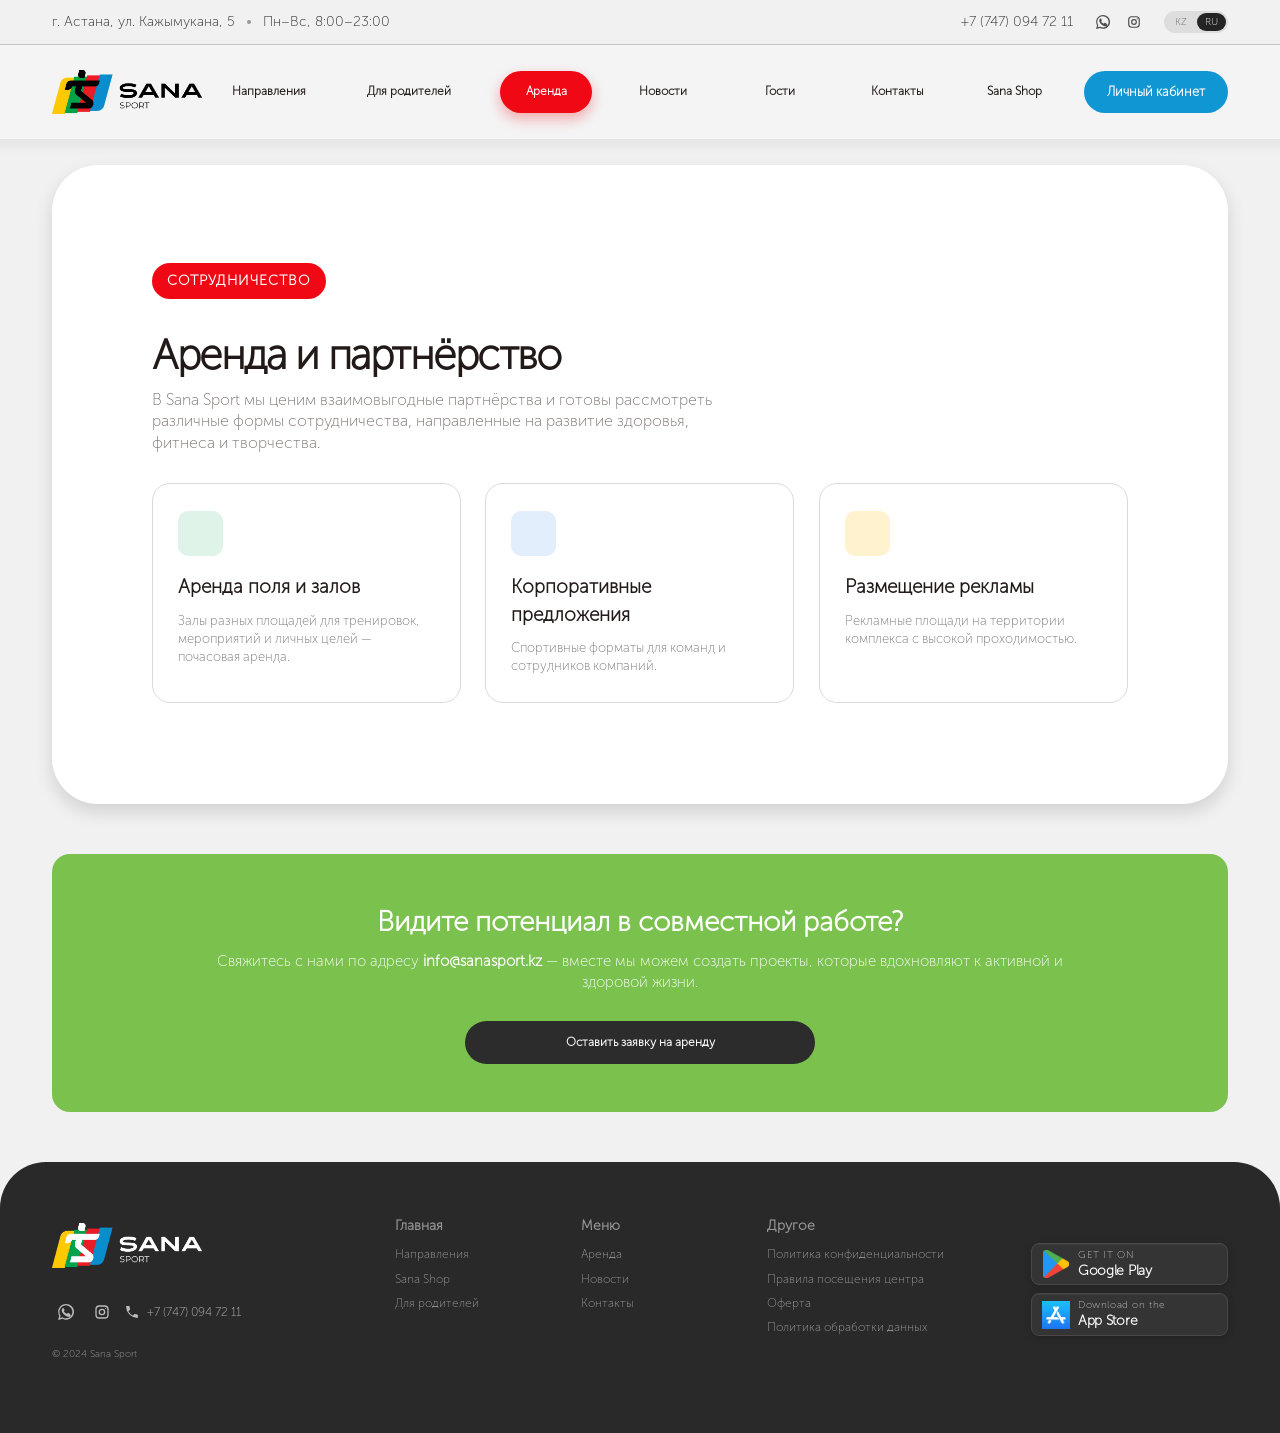
<file: rental.html>
﻿<!doctype html>
<html lang="ru">
<head>
  <meta charset="UTF-8">
  <meta name="viewport" content="width=device-width, initial-scale=1.0">
  <meta name="description" content="Аренда и партнёрство Sana Sport">
  <title>Аренда и партнёрство — Sana Sport</title>
  <link rel="stylesheet" href="styles.css?v=63">
</head>
<body class="rental-page">
  <div class="topbar"><div class="container topbar__inner"><span>г. Астана, ул. Кажымукана, 5</span><span class="topbar__dot"></span><span>Пн–Вс, 8:00–23:00</span><div class="topbar__right"><a href="tel:+77470947211">+7 (747) 094 72 11</a><span class="social">◉　◎</span><span class="languages">KZ <b>RU</b></span></div></div></div>
  <header class="header container"><a class="logo" href="index.html#top" aria-label="Sana Sport">
      <img src="images/Group 80.png" alt="Sana Sport">
    </a>    <button class="menu-toggle" aria-label="Открыть меню" aria-expanded="false">☰</button>    <nav class="nav"><a href="directions.html">Направления</a><a href="parents.html">Для родителей</a><a class="is-current" href="rental.html">Аренда</a><a href="news.html">Новости</a><a href="guests.html">Гости</a><a href="contacts.html">Контакты</a><a href="shop.html">Sana Shop</a></nav><a class="button button--blue header__account" href="https://sanasportt.bitrix24.site/crm_form_v5jyf/" target="_blank" rel="noopener noreferrer">Личный кабинет</a></header>

  <main>
    <section class="rental-hero container"><div class="rental-heading"><small class="eyebrow">СОТРУДНИЧЕСТВО</small><h1>Аренда и партнёрство</h1><p>В Sana Sport мы ценим взаимовыгодные партнёрства и готовы рассмотреть<br>различные формы сотрудничества, направленные на развитие здоровья,<br>фитнеса и творчества.</p></div><div class="rental-options"><article class="rental-option rental-option--green"><span>●</span><h2>Аренда поля и залов</h2><p>Залы разных площадей для тренировок, мероприятий и личных целей — почасовая аренда.</p></article><article class="rental-option rental-option--blue"><span>●</span><h2>Корпоративные предложения</h2><p>Спортивные форматы для команд и сотрудников компаний.</p></article><article class="rental-option rental-option--yellow"><span>●</span><h2>Размещение рекламы</h2><p>Рекламные площади на территории комплекса с высокой проходимостью.</p></article></div></section>
    <section class="rental-cta container"><h2>Видите потенциал в совместной работе?</h2><p>Свяжитесь с нами по адресу <a href="mailto:info@sanasport.kz">info@sanasport.kz</a> — вместе мы можем создать проекты, которые вдохновляют к активной и здоровой жизни.</p><a class="button button--dark" href="mailto:info@sanasport.kz?subject=Sana%20Sport%20-%20заявка%20на%20аренду&body=Здравствуйте!%20Хочу%20узнать%20условия%20аренды.">Оставить заявку на аренду</a></section>
  </main>

  <footer class="footer"><div class="container footer__grid"><div><a class="logo logo--light" href="index.html#top"><img src="images/Group 102.png" alt="Sana Sport"></a><div class="footer-social">◉　◎　◌</div><small>© 2024 Sana Sport</small></div><div><h4>Главная</h4><a href="directions.html">Направления</a><a href="shop.html">Sana Shop</a><a href="parents.html">Для родителей</a></div><div><h4>Меню</h4><a href="rental.html">Аренда</a><a href="news.html">Новости</a><a href="contacts.html">Контакты</a></div><div><h4>Другое</h4><a href="privacy.html" target="_blank" rel="noopener noreferrer">Политика конфиденциальности</a><a href="rules.html" target="_blank" rel="noopener noreferrer">Правила посещения центра</a><a href="public-offer.html" target="_blank" rel="noopener noreferrer">Оферта</a><a href="privacy.html" target="_blank" rel="noopener noreferrer">Политика обработки данных</a></div><div class="footer__stores"><div class="footer__download-actions"><a class="store-badge store-badge--google" href="https://play.google.com/store/apps/details?id=kz.sanasport.app&pli=1" target="_blank" rel="noopener noreferrer" aria-label="Скачать в Google Play"><img class="store-badge__icon" src="images/google-play.png" alt="Google Play"><span class="store-badge__meta"><small>GET IT ON</small><strong>Google Play</strong></span></a><a class="store-badge store-badge--apple" href="https://apps.apple.com/kz/app/sanasport/id6756905506" target="_blank" rel="noopener noreferrer" aria-label="Скачать в App Store"><img class="store-badge__icon" src="images/app-store.png" alt="App Store"><span class="store-badge__meta"><small>Download on the</small><strong>App Store</strong></span></a></div></div></footer>
  <script src="script.js?v=27"></script>
</body>
</html>
</file>
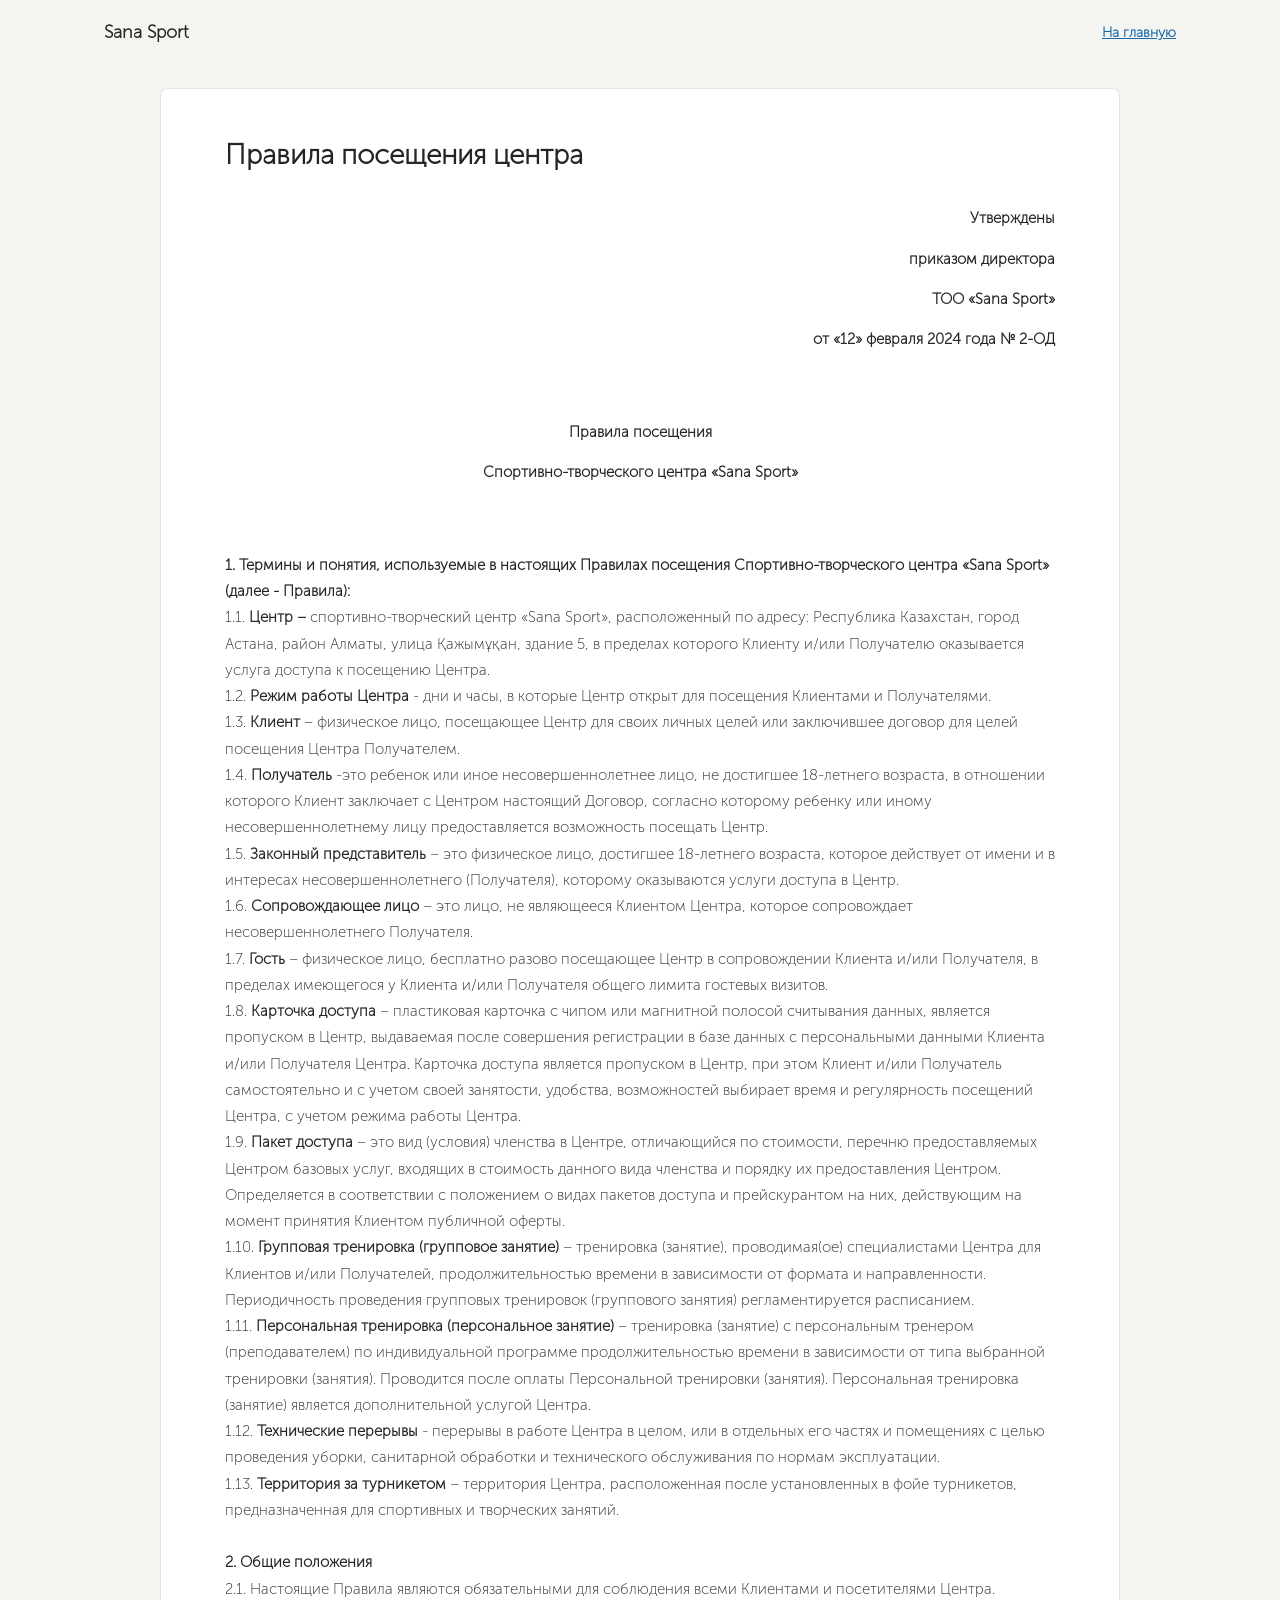
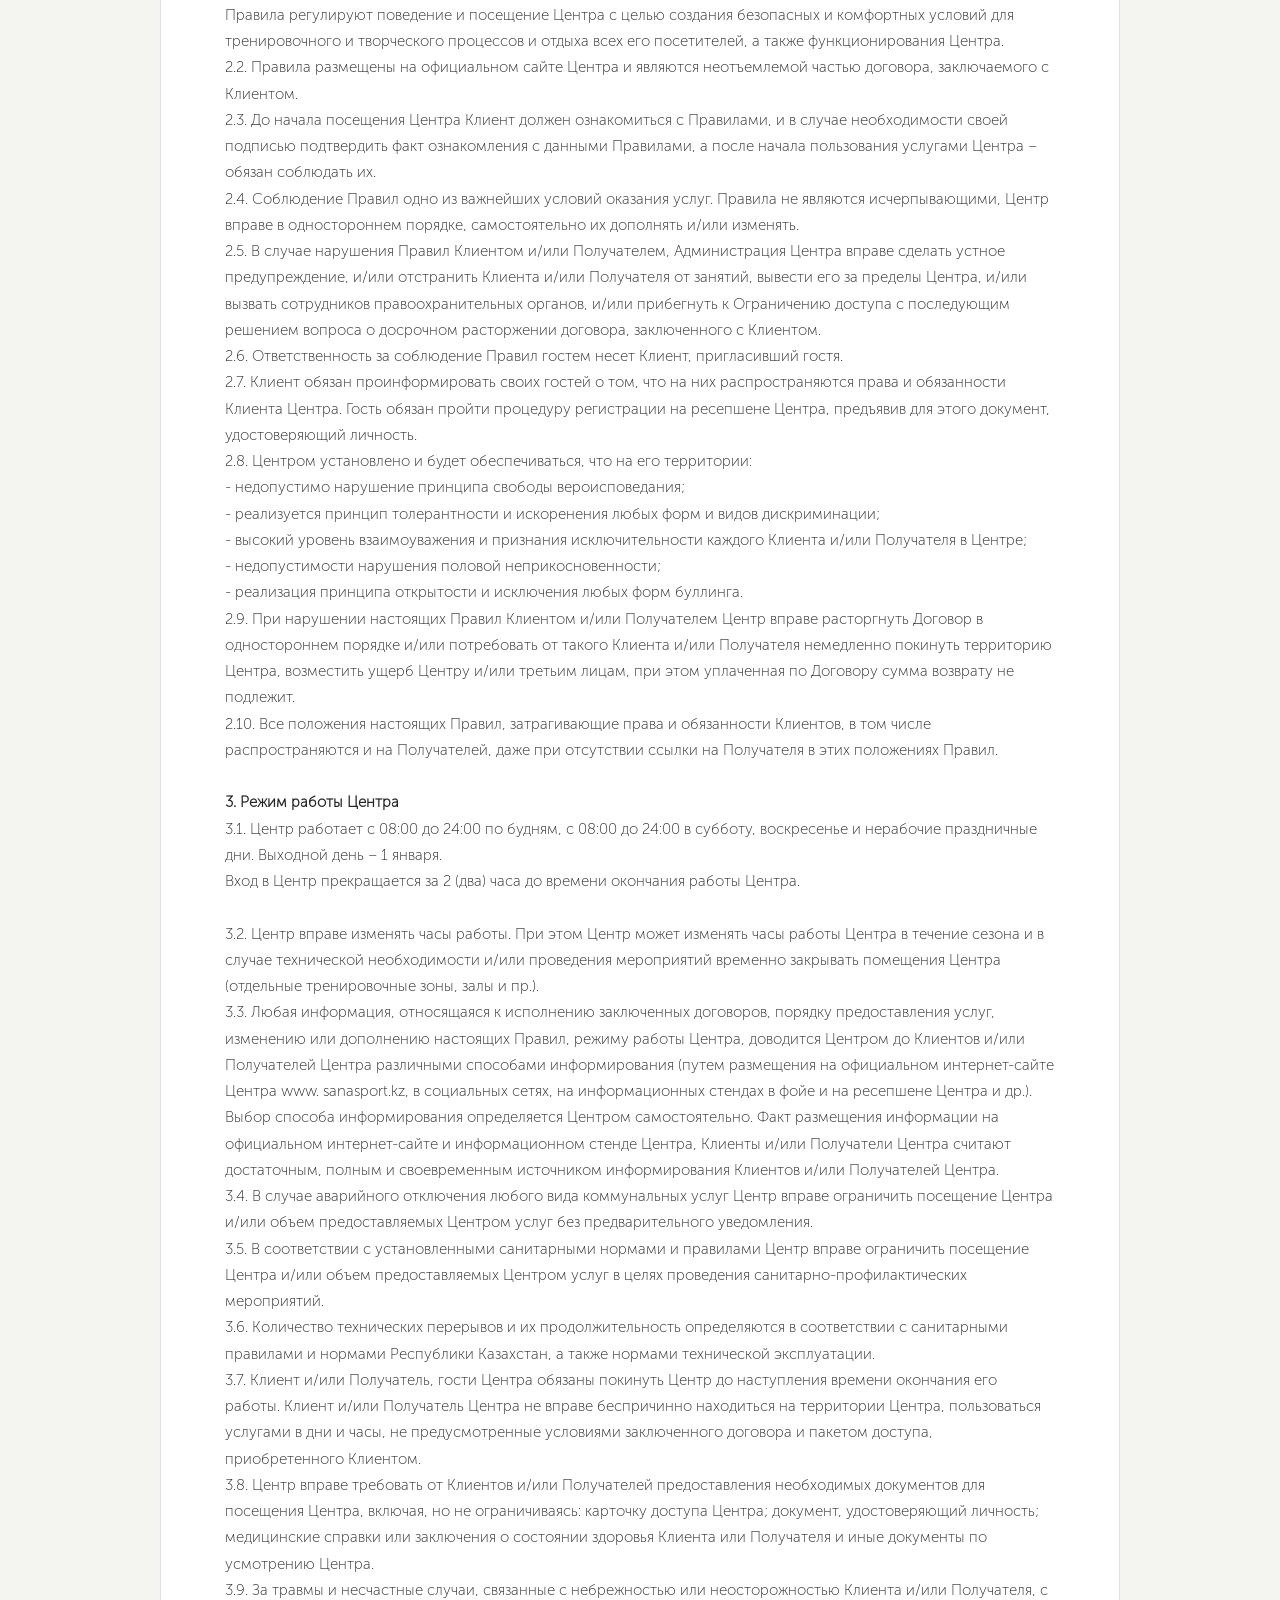
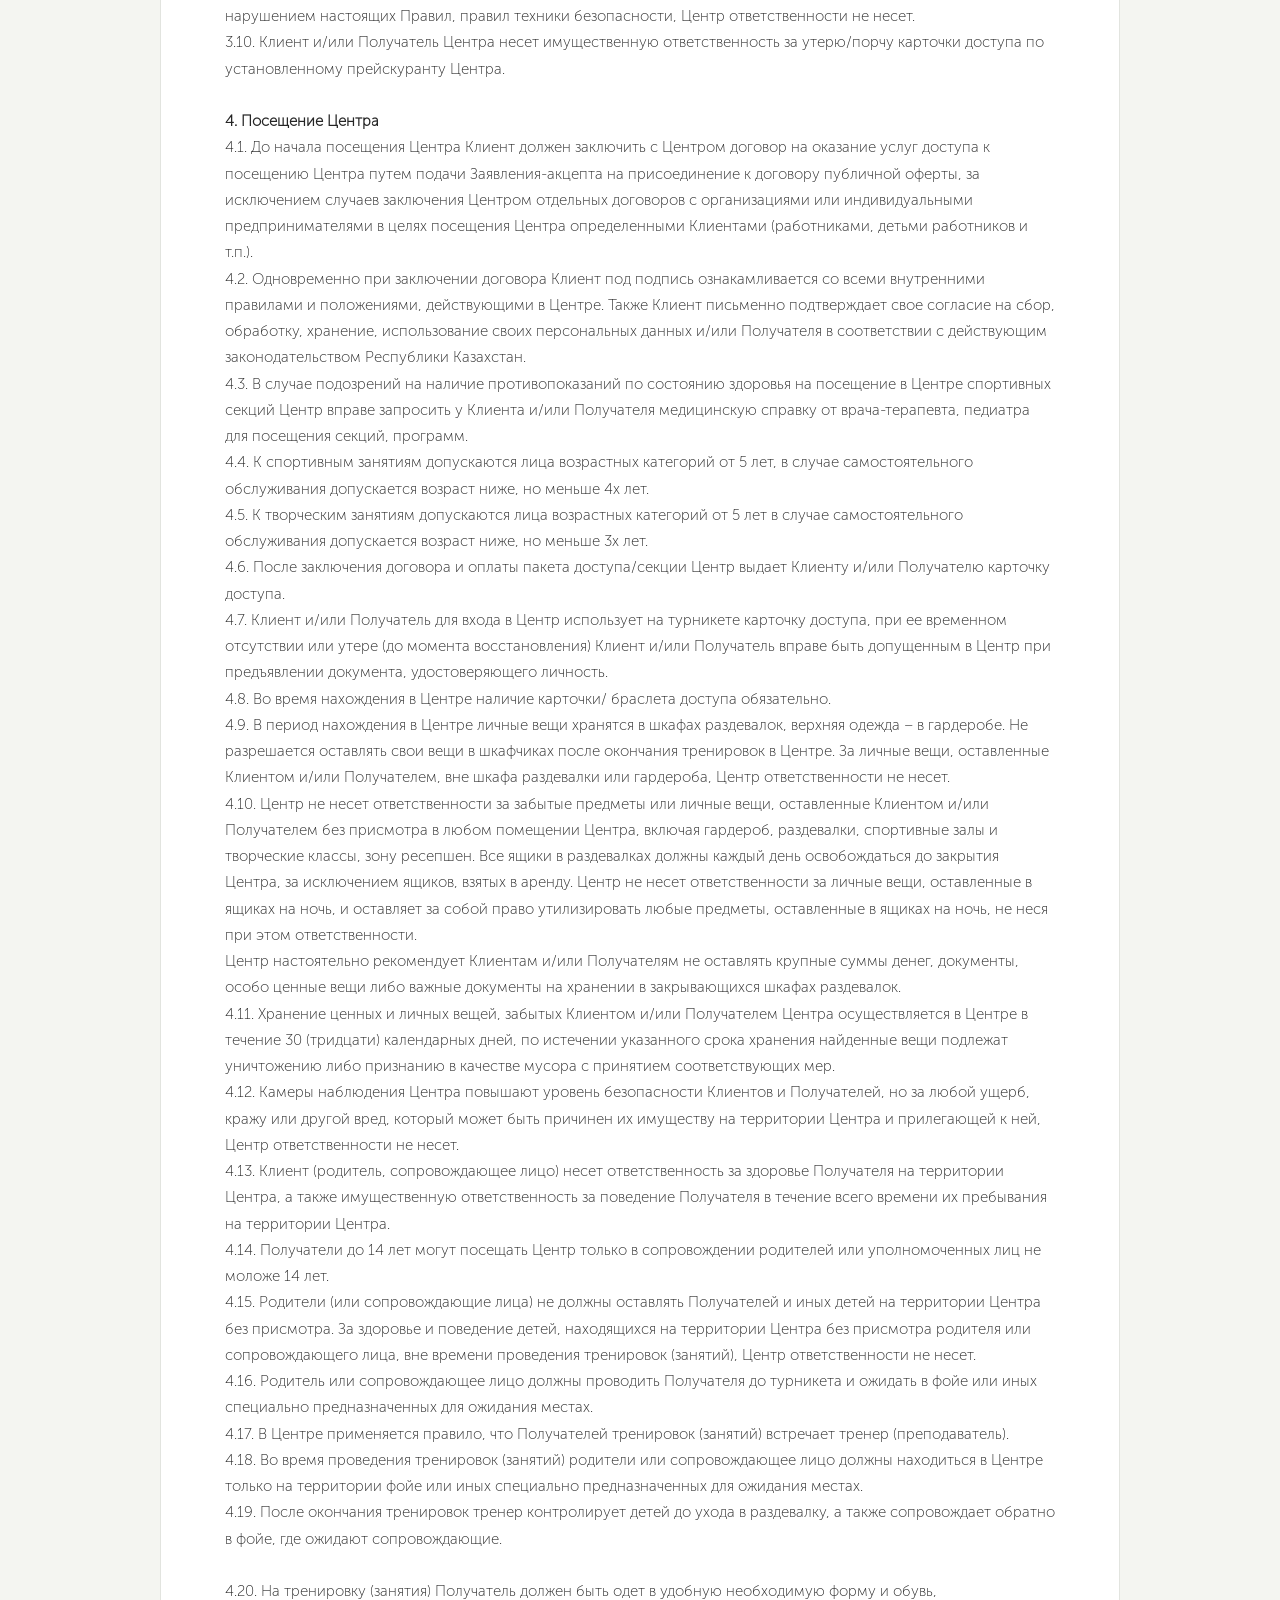
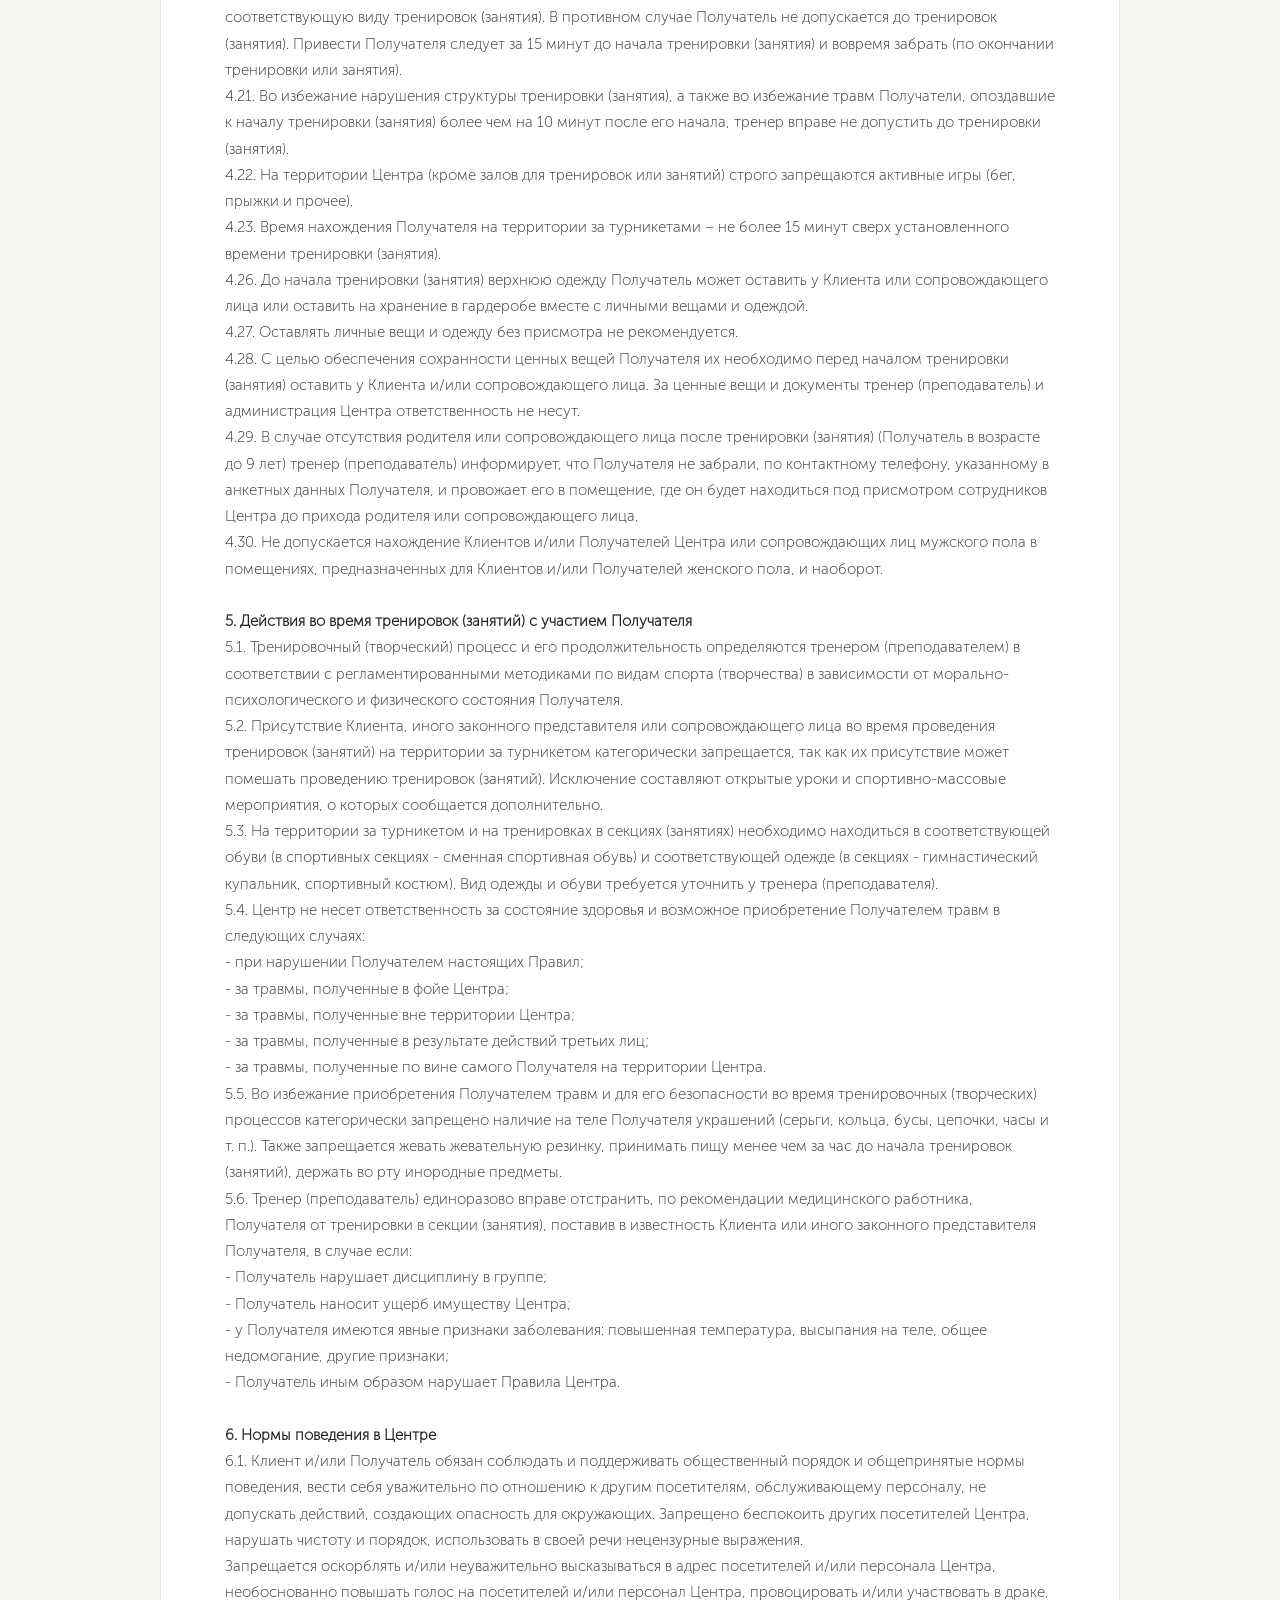
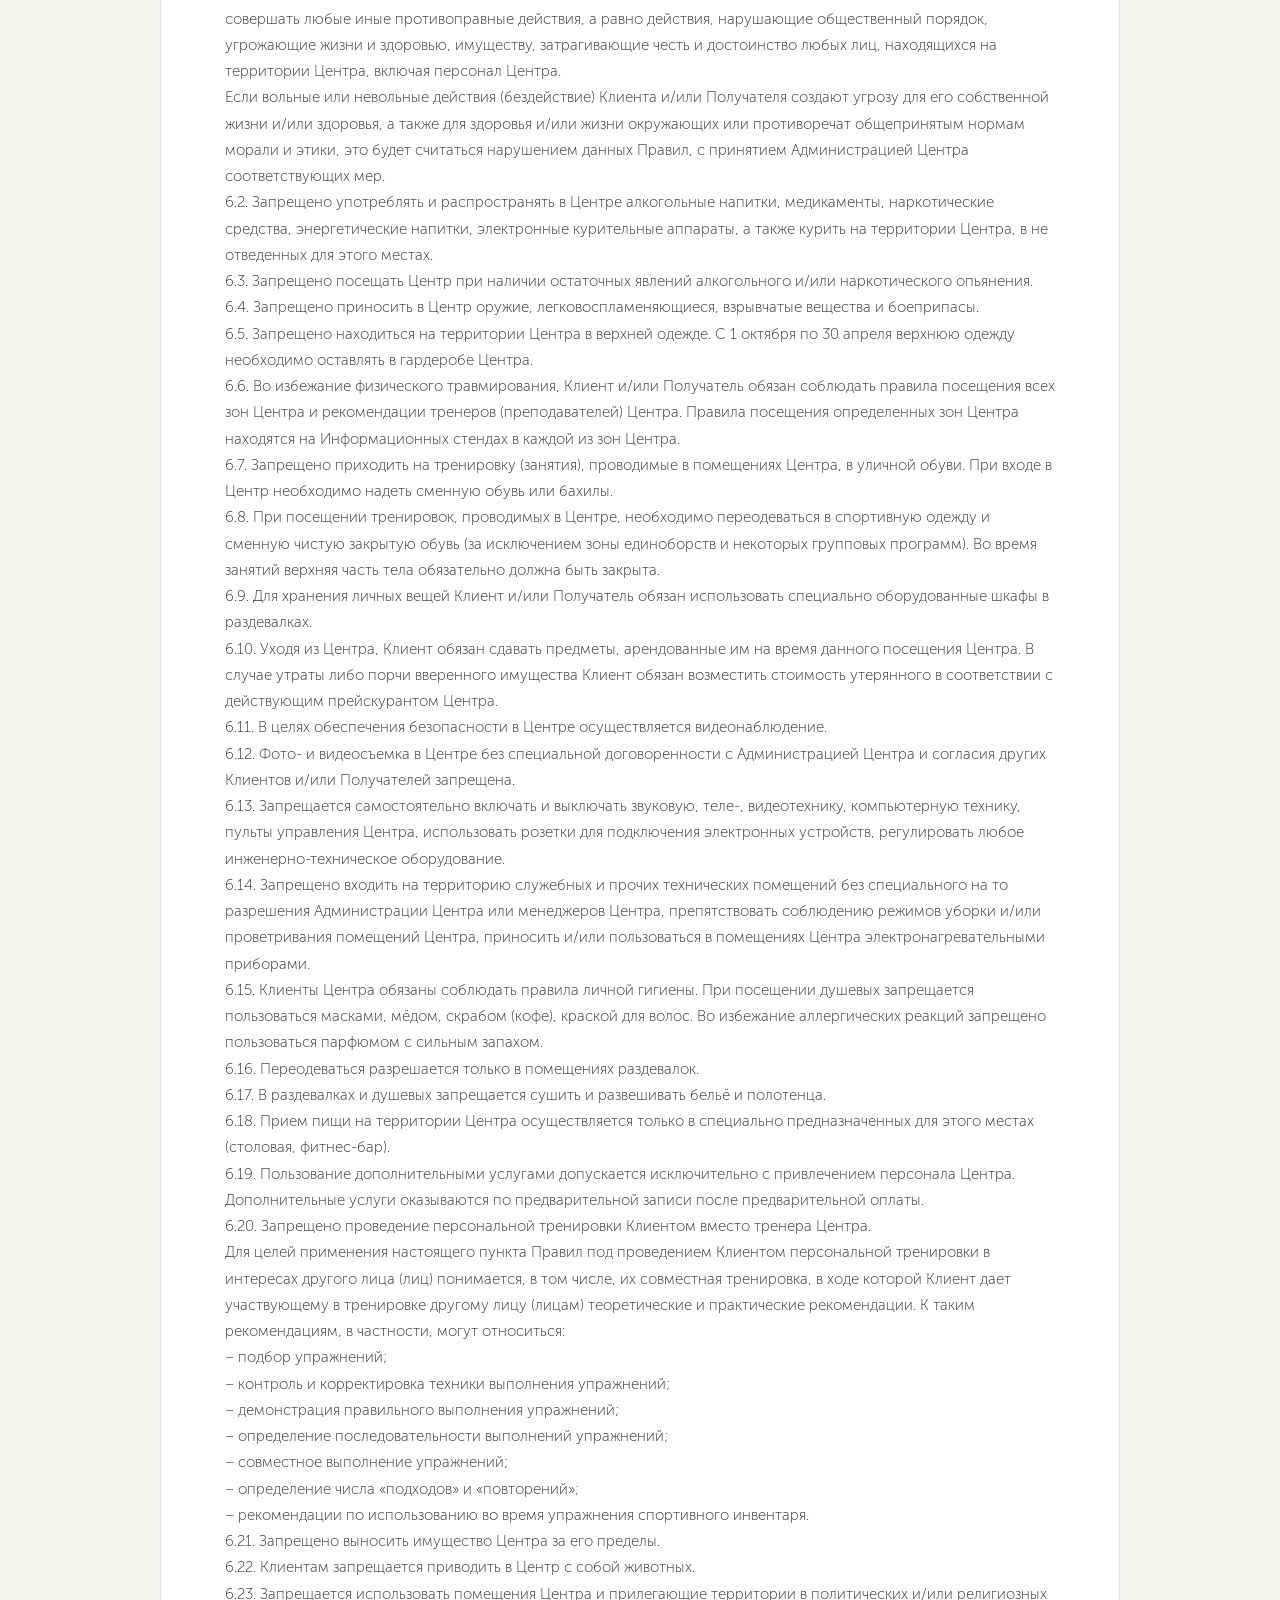
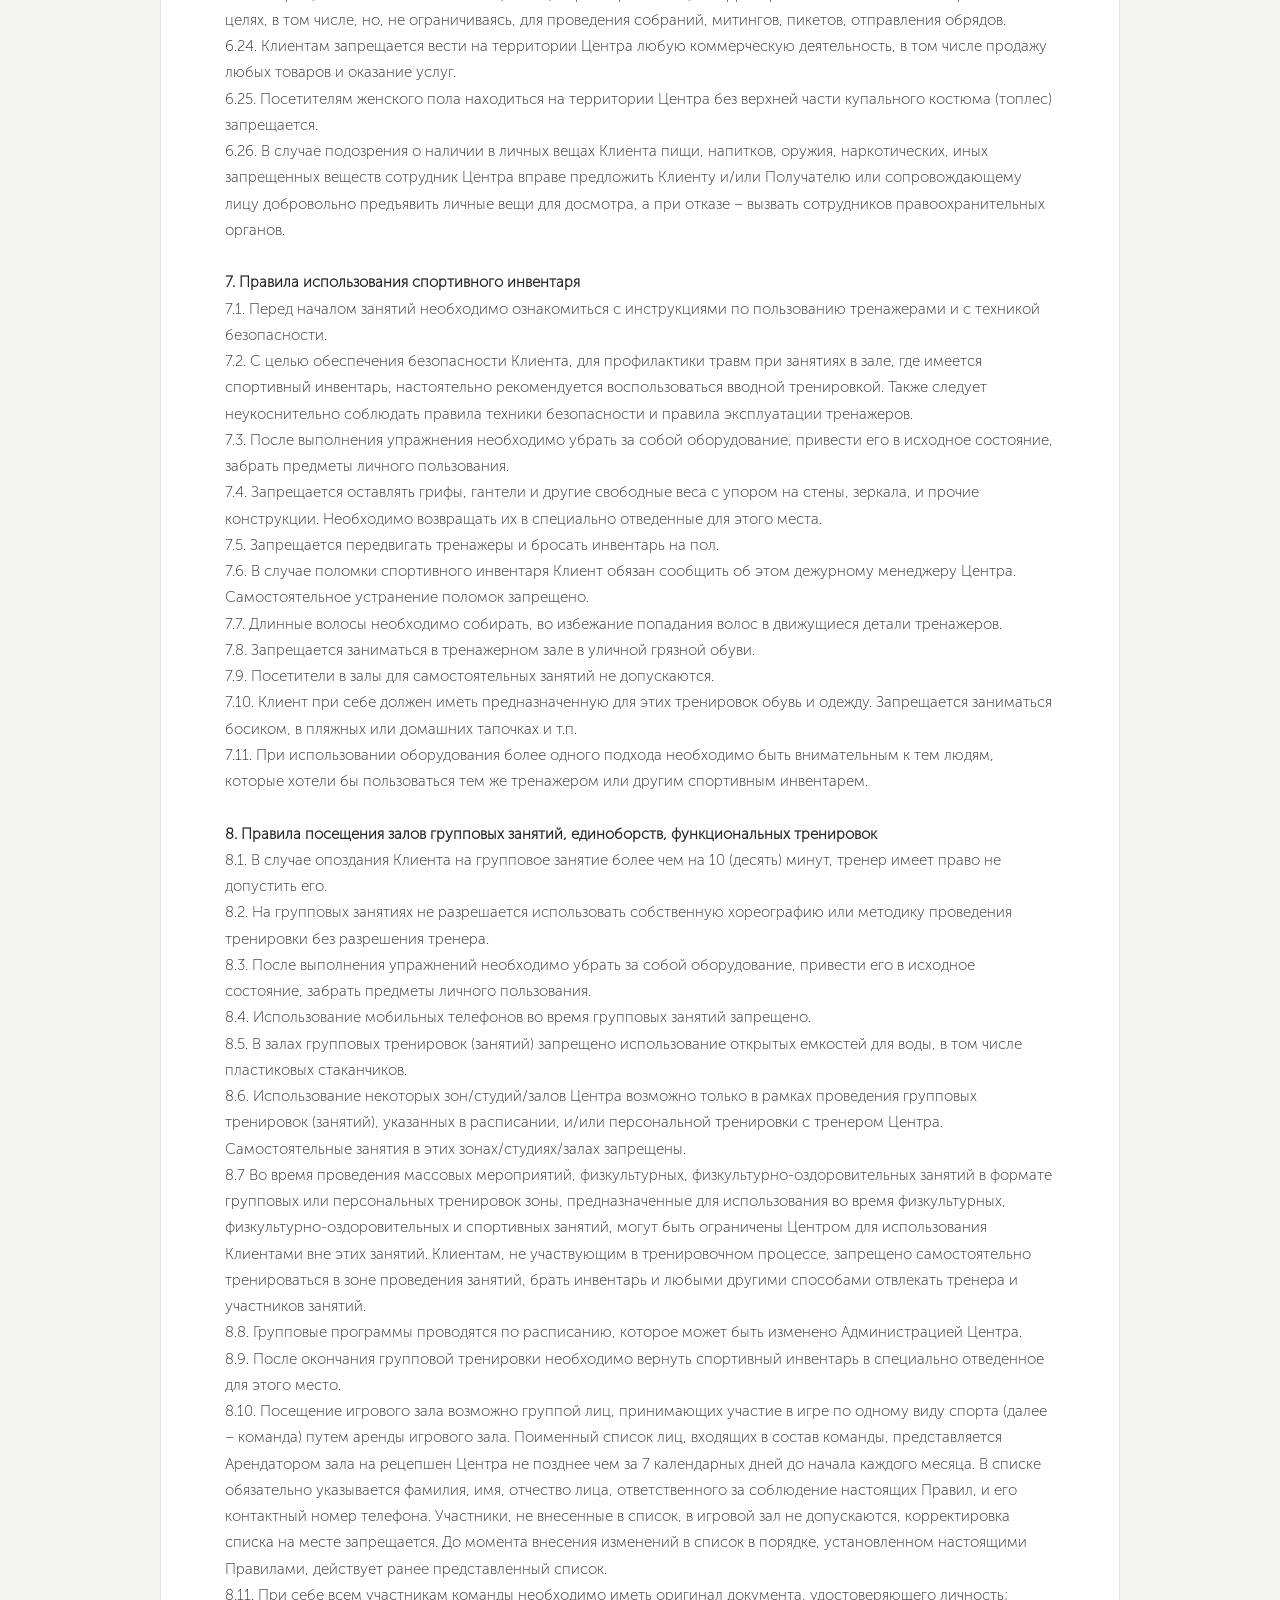
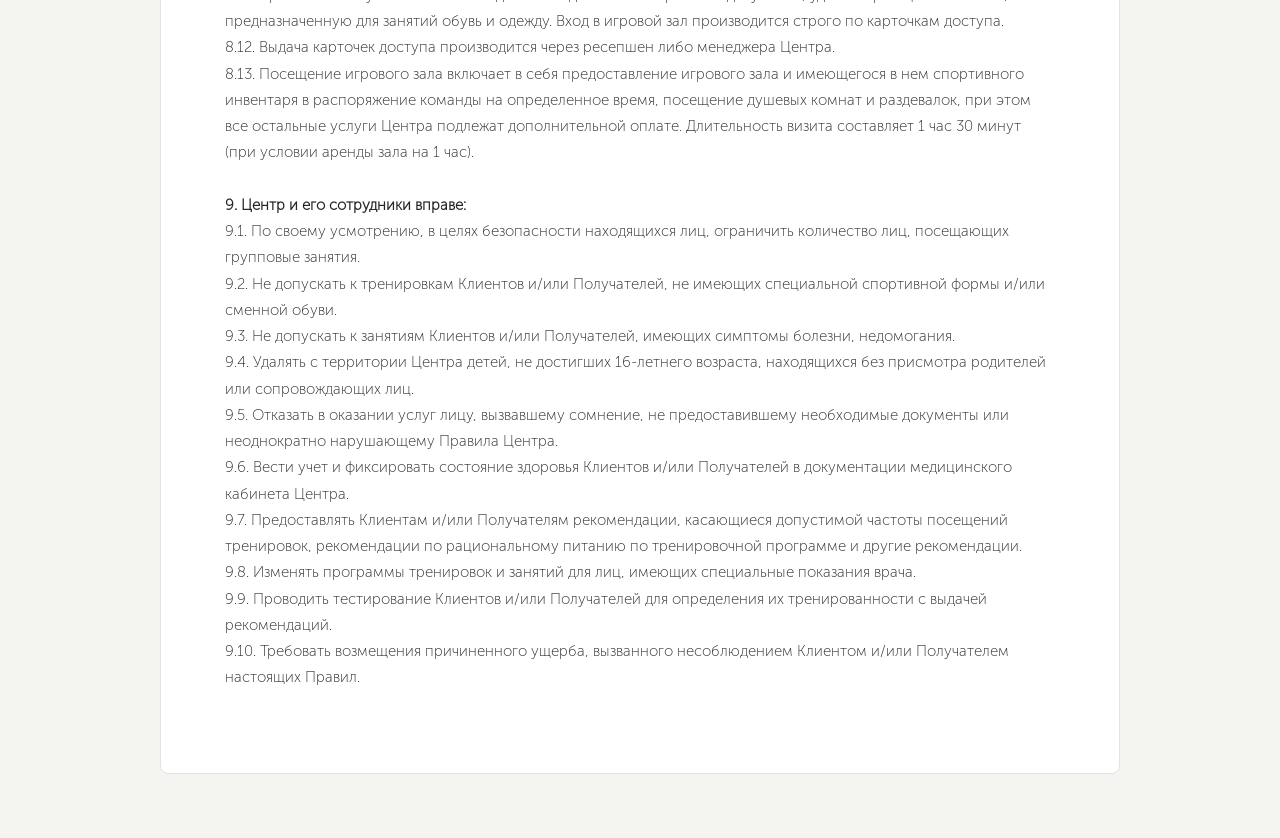
<file: rules.html>
﻿<!doctype html>
<html lang="ru">
<head>
  <meta charset="utf-8">
  <meta name="viewport" content="width=device-width, initial-scale=1">
  <meta name="description" content="Правила посещения центра">
  <title>Правила посещения центра</title>
  <link rel="stylesheet" href="legal.css?v=2">
</head>
<body>
  <header class="legal-header">
    <a class="legal-brand" href="index.html">Sana Sport</a>
    <a class="legal-home" href="index.html">На главную</a>
  </header>
  <main class="legal-document">
    <h1>Правила посещения центра</h1>
    <div class="legal-copy"><p style="text-align: right"><strong>Утверждены</strong></p><p style="text-align: right"><strong>приказом директора </strong></p><p style="text-align: right"><strong>ТОО «Sana Sport»</strong></p><p style="text-align: right"><strong>от «12» февраля 2024 года № 2-ОД</strong></p><br><br><p style="text-align: center"><strong>Правила посещения </strong></p><p style="text-align: center"><strong>Спортивно-творческого центра «Sana Sport»</strong></p><br><br><strong>1. Термины и понятия, используемые в настоящих Правилах</strong> <strong>посещения</strong> <strong>Спортивно-творческого центра «Sana Sport» (далее - Правила):</strong><br>1.1.<strong> Центр – </strong>спортивно-творческий центр «Sana Sport», расположенный по адресу: Республика Казахстан, город Астана, район Алматы, улица Қажымұқан, здание 5, в пределах которого Клиенту и/или Получателю оказывается услуга доступа к посещению Центра.<br>1.2.<strong> Режим работы Центра</strong> - дни и часы, в которые Центр открыт для посещения Клиентами и Получателями.<br>1.3.<strong> Клиент</strong> – физическое лицо, посещающее Центр для своих личных целей или заключившее договор для целей посещения Центра Получателем.<br>1.4.<strong> Получатель</strong> -это ребенок или иное несовершеннолетнее лицо, не достигшее 18-летнего возраста, в отношении которого Клиент заключает с Центром настоящий Договор, согласно которому ребенку или иному несовершеннолетнему лицу предоставляется возможность посещать Центр. <br>1.5.<strong> Законный представитель</strong> – это физическое лицо, достигшее 18-летнего возраста, которое действует от имени и в интересах несовершеннолетнего (Получателя), которому оказываются услуги доступа в Центр.<br>1.6.<strong> Сопровождающее лицо</strong> – это лицо, не являющееся Клиентом Центра, которое сопровождает несовершеннолетнего Получателя. <br>1.7.<strong> Гость</strong> – физическое лицо, бесплатно разово посещающее Центр в сопровождении Клиента и/или Получателя, в пределах имеющегося у Клиента и/или Получателя общего лимита гостевых визитов.<br>1.8.<strong> Карточка доступа</strong> – пластиковая карточка с чипом или магнитной полосой считывания данных, является пропуском в Центр, выдаваемая после совершения регистрации в базе данных с персональными данными Клиента и/или Получателя Центра. Карточка доступа является пропуском в Центр, при этом Клиент и/или Получатель самостоятельно и с учетом своей занятости, удобства, возможностей выбирает время и регулярность посещений Центра, с учетом режима работы Центра.<br>1.9.<strong> Пакет доступа</strong> – это вид (условия) членства в Центре, отличающийся по стоимости, перечню предоставляемых Центром базовых услуг, входящих в стоимость данного вида членства и порядку их предоставления Центром. Определяется в соответствии с положением о видах пакетов доступа и прейскурантом на них, действующим на момент принятия Клиентом публичной оферты. <br>1.10.<strong> Групповая тренировка (групповое занятие)</strong> – тренировка (занятие), проводимая(ое) специалистами Центра для Клиентов и/или Получателей, продолжительностью времени в зависимости от формата и направленности. Периодичность проведения групповых тренировок (группового занятия) регламентируется расписанием.<br>1.11.<strong> Персональная тренировка (персональное занятие)</strong> – тренировка (занятие) с персональным тренером (преподавателем) по индивидуальной программе продолжительностью времени в зависимости от типа выбранной тренировки (занятия). Проводится после оплаты Персональной тренировки (занятия). Персональная тренировка (занятие) является дополнительной услугой Центра.<br>1.12. <strong>Технические перерывы</strong> - перерывы в работе Центра в целом, или в отдельных его частях и помещениях с целью проведения уборки, санитарной обработки и технического обслуживания по нормам эксплуатации.<br>1.13. <strong>Территория за турникетом</strong> – территория Центра, расположенная после установленных в фойе турникетов, предназначенная для спортивных и творческих занятий.<br><br><strong>2. Общие положения</strong><br>2.1. Настоящие Правила являются обязательными для соблюдения всеми Клиентами и посетителями Центра. Правила регулируют поведение и посещение Центра с целью создания безопасных и комфортных условий для тренировочного и творческого процессов и отдыха всех его посетителей, а также функционирования Центра. <br>2.2. Правила размещены на официальном сайте Центра и являются неотъемлемой частью договора, заключаемого с Клиентом. <br>2.3. До начала посещения Центра Клиент должен ознакомиться с Правилами, и в случае необходимости своей подписью подтвердить факт ознакомления с данными Правилами, а после начала пользования услугами Центра – обязан соблюдать их.<br>2.4. Соблюдение Правил одно из важнейших условий оказания услуг. Правила не являются исчерпывающими, Центр вправе в одностороннем порядке, самостоятельно их дополнять и/или изменять.<br>2.5. В случае нарушения Правил Клиентом и/или Получателем, Администрация Центра вправе сделать устное предупреждение, и/или отстранить Клиента и/или Получателя от занятий, вывести его за пределы Центра, и/или вызвать сотрудников правоохранительных органов, и/или прибегнуть к Ограничению доступа с последующим решением вопроса о досрочном расторжении договора, заключенного с Клиентом.<br>2.6. Ответственность за соблюдение Правил гостем несет Клиент, пригласивший гостя.<br>2.7. Клиент обязан проинформировать своих гостей о том, что на них распространяются права и обязанности Клиента Центра. Гость обязан пройти процедуру регистрации на ресепшене Центра, предъявив для этого документ, удостоверяющий личность.<br>2.8. Центром установлено и будет обеспечиваться, что на его территории:<br>- недопустимо нарушение принципа свободы вероисповедания;<br>- реализуется принцип толерантности и искоренения любых форм и видов дискриминации;<br>- высокий уровень взаимоуважения и признания исключительности каждого Клиента и/или Получателя в Центре;<br>- недопустимости нарушения половой неприкосновенности;<br>- реализация принципа открытости и исключения любых форм буллинга. <br>2.9. При нарушении настоящих Правил Клиентом и/или Получателем Центр вправе расторгнуть Договор в одностороннем порядке и/или потребовать от такого Клиента и/или Получателя немедленно покинуть территорию Центра, возместить ущерб Центру и/или третьим лицам, при этом уплаченная по Договору сумма возврату не подлежит.<br>2.10. Все положения настоящих Правил, затрагивающие права и обязанности Клиентов, в том числе распространяются и на Получателей, даже при отсутствии ссылки на Получателя в этих положениях Правил. <br><br><strong>3. Режим работы Центра</strong><br>3.1. Центр работает с 08:00 до 24:00 по будням, с 08:00 до 24:00 в субботу, воскресенье и нерабочие праздничные дни. Выходной день – 1 января.<br>Вход в Центр прекращается за 2 (два) часа до времени окончания работы Центра.<br><br>3.2. Центр вправе изменять часы работы. При этом Центр может изменять часы работы Центра в течение сезона и в случае технической необходимости и/или проведения мероприятий временно закрывать помещения Центра (отдельные тренировочные зоны, залы и пр.).<br>3.3. Любая информация, относящаяся к исполнению заключенных договоров, порядку предоставления услуг, изменению или дополнению настоящих Правил, режиму работы Центра, доводится Центром до Клиентов и/или Получателей Центра различными способами информирования (путем размещения на официальном интернет-сайте Центра www. sanasport.kz, в социальных сетях, на информационных стендах в фойе и на ресепшене Центра и др.). Выбор способа информирования определяется Центром самостоятельно. Факт размещения информации на официальном интернет-сайте и информационном стенде Центра, Клиенты и/или Получатели Центра считают достаточным, полным и своевременным источником информирования Клиентов и/или Получателей Центра.<br>3.4. В случае аварийного отключения любого вида коммунальных услуг Центр вправе ограничить посещение Центра и/или объем предоставляемых Центром услуг без предварительного уведомления.<br>3.5. В соответствии с установленными санитарными нормами и правилами Центр вправе ограничить посещение Центра и/или объем предоставляемых Центром услуг в целях проведения санитарно-профилактических мероприятий.<br>3.6. Количество технических перерывов и их продолжительность определяются в соответствии с санитарными правилами и нормами Республики Казахстан, а также нормами технической эксплуатации.<br>3.7. Клиент и/или Получатель, гости Центра обязаны покинуть Центр до наступления времени окончания его работы. Клиент и/или Получатель Центра не вправе беспричинно находиться на территории Центра, пользоваться услугами в дни и часы, не предусмотренные условиями заключенного договора и пакетом доступа, приобретенного Клиентом.<br>3.8. Центр вправе требовать от Клиентов и/или Получателей предоставления необходимых документов для посещения Центра, включая, но не ограничиваясь: карточку доступа Центра; документ, удостоверяющий личность; медицинские справки или заключения о состоянии здоровья Клиента или Получателя и иные документы по усмотрению Центра.<br>3.9. За травмы и несчастные случаи, связанные с небрежностью или неосторожностью Клиента и/или Получателя, с нарушением настоящих Правил, правил техники безопасности, Центр ответственности не несет.<br>3.10. Клиент и/или Получатель Центра несет имущественную ответственность за утерю/порчу карточки доступа по установленному прейскуранту Центра.<br><br><strong>4. Посещение Центра</strong><br>4.1. До начала посещения Центра Клиент должен заключить с Центром договор на оказание услуг доступа к посещению Центра путем подачи Заявления-акцепта на присоединение к договору публичной оферты, за исключением случаев заключения Центром отдельных договоров с организациями или индивидуальными предпринимателями в целях посещения Центра определенными Клиентами (работниками, детьми работников и т.п.).<br>4.2. Одновременно при заключении договора Клиент под подпись ознакамливается со всеми внутренними правилами и положениями, действующими в Центре. Также Клиент письменно подтверждает свое согласие на сбор, обработку, хранение, использование своих персональных данных и/или Получателя в соответствии с действующим законодательством Республики Казахстан.<br>4.3. В случае подозрений на наличие противопоказаний по состоянию здоровья на посещение в Центре спортивных секций Центр вправе запросить у Клиента и/или Получателя медицинскую справку от врача-терапевта, педиатра для посещения секций, программ.<br>4.4. К спортивным занятиям допускаются лица возрастных категорий от 5 лет, в случае самостоятельного обслуживания допускается возраст ниже, но меньше 4х лет.<br>4.5. К творческим занятиям допускаются лица возрастных категорий от 5 лет в случае самостоятельного обслуживания допускается возраст ниже, но меньше 3х лет.<br>4.6. После заключения договора и оплаты пакета доступа/секции Центр выдает Клиенту и/или Получателю карточку доступа.<br>4.7. Клиент и/или Получатель для входа в Центр использует на турникете карточку доступа, при ее временном отсутствии или утере (до момента восстановления) Клиент и/или Получатель вправе быть допущенным в Центр при предъявлении документа, удостоверяющего личность.<br>4.8. Во время нахождения в Центре наличие карточки/ браслета доступа обязательно.<br>4.9. В период нахождения в Центре личные вещи хранятся в шкафах раздевалок, верхняя одежда – в гардеробе. Не разрешается оставлять свои вещи в шкафчиках после окончания тренировок в Центре. За личные вещи, оставленные Клиентом и/или Получателем, вне шкафа раздевалки или гардероба, Центр ответственности не несет.<br>4.10. Центр не несет ответственности за забытые предметы или личные вещи, оставленные Клиентом и/или Получателем без присмотра в любом помещении Центра, включая гардероб, раздевалки, спортивные залы и творческие классы, зону ресепшен. Все ящики в раздевалках должны каждый день освобождаться до закрытия Центра, за исключением ящиков, взятых в аренду. Центр не несет ответственности за личные вещи, оставленные в ящиках на ночь, и оставляет за собой право утилизировать любые предметы, оставленные в ящиках на ночь, не неся при этом ответственности. <br>Центр настоятельно рекомендует Клиентам и/или Получателям не оставлять крупные суммы денег, документы, особо ценные вещи либо важные документы на хранении в закрывающихся шкафах раздевалок.<br>4.11. Хранение ценных и личных вещей, забытых Клиентом и/или Получателем Центра осуществляется в Центре в течение 30 (тридцати) календарных дней, по истечении указанного срока хранения найденные вещи подлежат уничтожению либо признанию в качестве мусора с принятием соответствующих мер.<br>4.12. Камеры наблюдения Центра повышают уровень безопасности Клиентов и Получателей, но за любой ущерб, кражу или другой вред, который может быть причинен их имуществу на территории Центра и прилегающей к ней, Центр ответственности не несет.<br>4.13. Клиент (родитель, сопровождающее лицо) несет ответственность за здоровье Получателя на территории Центра, а также имущественную ответственность за поведение Получателя в течение всего времени их пребывания на территории Центра.<br>4.14. Получатели до 14 лет могут посещать Центр только в сопровождении родителей или уполномоченных лиц не моложе 14 лет.<br>4.15. Родители (или сопровождающие лица) не должны оставлять Получателей и иных детей на территории Центра без присмотра. За здоровье и поведение детей, находящихся на территории Центра без присмотра родителя или сопровождающего лица, вне времени проведения тренировок (занятий), Центр ответственности не несет.<br>4.16. Родитель или сопровождающее лицо должны проводить Получателя до турникета и ожидать в фойе или иных специально предназначенных для ожидания местах.<br>4.17. В Центре применяется правило, что Получателей тренировок (занятий) встречает тренер (преподаватель).<br>4.18. Во время проведения тренировок (занятий) родители или сопровождающее лицо должны находиться в Центре только на территории фойе или иных специально предназначенных для ожидания местах. <br>4.19. После окончания тренировок тренер контролирует детей до ухода в раздевалку, а также сопровождает обратно в фойе, где ожидают сопровождающие.<br><br>4.20. На тренировку (занятия) Получатель должен быть одет в удобную необходимую форму и обувь, соответствующую виду тренировок (занятия). В противном случае Получатель не допускается до тренировок (занятия). Привести Получателя следует за 15 минут до начала тренировки (занятия) и вовремя забрать (по окончании тренировки или занятия). <br>4.21. Во избежание нарушения структуры тренировки (занятия), а также во избежание травм Получатели, опоздавшие к началу тренировки (занятия) более чем на 10 минут после его начала, тренер вправе не допустить до тренировки (занятия).<br>4.22. На территории Центра (кроме залов для тренировок или занятий) строго запрещаются активные игры (бег, прыжки и прочее).<br>4.23. Время нахождения Получателя на территории за турникетами – не более 15 минут сверх установленного времени тренировки (занятия).<br>4.26. До начала тренировки (занятия) верхнюю одежду Получатель может оставить у Клиента или сопровождающего лица или оставить на хранение в гардеробе вместе с личными вещами и одеждой.<br>4.27. Оставлять личные вещи и одежду без присмотра не рекомендуется.<br>4.28. С целью обеспечения сохранности ценных вещей Получателя их необходимо перед началом тренировки (занятия) оставить у Клиента и/или сопровождающего лица. За ценные вещи и документы тренер (преподаватель) и администрация Центра ответственность не несут.<br>4.29. В случае отсутствия родителя или сопровождающего лица после тренировки (занятия) (Получатель в возрасте до 9 лет) тренер (преподаватель) информирует, что Получателя не забрали, по контактному телефону, указанному в анкетных данных Получателя, и провожает его в помещение, где он будет находиться под присмотром сотрудников Центра до прихода родителя или сопровождающего лица. <br>4.30. Не допускается нахождение Клиентов и/или Получателей Центра или сопровождающих лиц мужского пола в помещениях, предназначенных для Клиентов и/или Получателей женского пола, и наоборот.<br><br><strong>5. Действия во время тренировок (занятий) с участием Получателя</strong><br>5.1. Тренировочный (творческий) процесс и его продолжительность определяются тренером (преподавателем) в соответствии с регламентированными методиками по видам спорта (творчества) в зависимости от морально-психологического и физического состояния Получателя.<br>5.2. Присутствие Клиента, иного законного представителя или сопровождающего лица во время проведения тренировок (занятий) на территории за турникетом категорически запрещается, так как их присутствие может помешать проведению тренировок (занятий). Исключение составляют открытые уроки и спортивно-массовые мероприятия, о которых сообщается дополнительно.<br>5.3. На территории за турникетом и на тренировках в секциях (занятиях) необходимо находиться в соответствующей обуви (в спортивных секциях - сменная спортивная обувь) и соответствующей одежде (в секциях - гимнастический купальник, спортивный костюм). Вид одежды и обуви требуется уточнить у тренера (преподавателя).<br>5.4. Центр не несет ответственность за состояние здоровья и возможное приобретение Получателем травм в следующих случаях:<br>- при нарушении Получателем настоящих Правил; <br>- за травмы, полученные в фойе Центра;<br>- за травмы, полученные вне территории Центра;<br>- за травмы, полученные в результате действий третьих лиц;<br>- за травмы, полученные по вине самого Получателя на территории Центра.<br>5.5. Во избежание приобретения Получателем травм и для его безопасности во время тренировочных (творческих) процессов категорически запрещено наличие на теле Получателя украшений (серьги, кольца, бусы, цепочки, часы и т. п.). Также запрещается жевать жевательную резинку, принимать пищу менее чем за час до начала тренировок (занятий), держать во рту инородные предметы.<br>5.6. Тренер (преподаватель) единоразово вправе отстранить, по рекомендации медицинского работника, Получателя от тренировки в секции (занятия), поставив в известность Клиента или иного законного представителя Получателя, в случае если:<br>- Получатель нарушает дисциплину в группе;<br>- Получатель наносит ущерб имуществу Центра;<br>- у Получателя имеются явные признаки заболевания: повышенная температура, высыпания на теле, общее недомогание, другие признаки;<br>- Получатель иным образом нарушает Правила Центра.<br><br><strong>6. Нормы поведения в Центре</strong><br>6.1. Клиент и/или Получатель обязан соблюдать и поддерживать общественный порядок и общепринятые нормы поведения, вести себя уважительно по отношению к другим посетителям, обслуживающему персоналу, не допускать действий, создающих опасность для окружающих. Запрещено беспокоить других посетителей Центра, нарушать чистоту и порядок, использовать в своей речи нецензурные выражения.<br>Запрещается оскорблять и/или неуважительно высказываться в адрес посетителей и/или персонала Центра, необоснованно повышать голос на посетителей и/или персонал Центра, провоцировать и/или участвовать в драке, совершать любые иные противоправные действия, а равно действия, нарушающие общественный порядок, угрожающие жизни и здоровью, имуществу, затрагивающие честь и достоинство любых лиц, находящихся на территории Центра, включая персонал Центра.<br>Если вольные или невольные действия (бездействие) Клиента и/или Получателя создают угрозу для его собственной жизни и/или здоровья, а также для здоровья и/или жизни окружающих или противоречат общепринятым нормам морали и этики, это будет считаться нарушением данных Правил, с принятием Администрацией Центра соответствующих мер.<br>6.2. Запрещено употреблять и распространять в Центре алкогольные напитки, медикаменты, наркотические средства, энергетические напитки, электронные курительные аппараты, а также курить на территории Центра, в не отведенных для этого местах.<br>6.3. Запрещено посещать Центр при наличии остаточных явлений алкогольного и/или наркотического опьянения.<br>6.4. Запрещено приносить в Центр оружие, легковоспламеняющиеся, взрывчатые вещества и боеприпасы.<br>6.5. Запрещено находиться на территории Центра в верхней одежде. С 1 октября по 30 апреля верхнюю одежду необходимо оставлять в гардеробе Центра.<br>6.6. Во избежание физического травмирования, Клиент и/или Получатель обязан соблюдать правила посещения всех зон Центра и рекомендации тренеров (преподавателей) Центра. Правила посещения определенных зон Центра находятся на Информационных стендах в каждой из зон Центра.<br>6.7. Запрещено приходить на тренировку (занятия), проводимые в помещениях Центра, в уличной обуви. При входе в Центр необходимо надеть сменную обувь или бахилы.<br>6.8. При посещении тренировок, проводимых в Центре, необходимо переодеваться в спортивную одежду и сменную чистую закрытую обувь (за исключением зоны единоборств и некоторых групповых программ). Во время занятий верхняя часть тела обязательно должна быть закрыта.<br>6.9. Для хранения личных вещей Клиент и/или Получатель обязан использовать специально оборудованные шкафы в раздевалках. <br>6.10. Уходя из Центра, Клиент обязан сдавать предметы, арендованные им на время данного посещения Центра. В случае утраты либо порчи вверенного имущества Клиент обязан возместить стоимость утерянного в соответствии с действующим прейскурантом Центра.<br>6.11. В целях обеспечения безопасности в Центре осуществляется видеонаблюдение.<br>6.12. Фото- и видеосъемка в Центре без специальной договоренности с Администрацией Центра и согласия других Клиентов и/или Получателей запрещена.<br>6.13. Запрещается самостоятельно включать и выключать звуковую, теле-, видеотехнику, компьютерную технику, пульты управления Центра, использовать розетки для подключения электронных устройств, регулировать любое инженерно-техническое оборудование.<br>6.14. Запрещено входить на территорию служебных и прочих технических помещений без специального на то разрешения Администрации Центра или менеджеров Центра, препятствовать соблюдению режимов уборки и/или проветривания помещений Центра, приносить и/или пользоваться в помещениях Центра электронагревательными приборами.<br>6.15. Клиенты Центра обязаны соблюдать правила личной гигиены. При посещении душевых запрещается пользоваться масками, мёдом, скрабом (кофе), краской для волос. Во избежание аллергических реакций запрещено пользоваться парфюмом с сильным запахом.<br>6.16. Переодеваться разрешается только в помещениях раздевалок.<br>6.17. В раздевалках и душевых запрещается сушить и развешивать бельё и полотенца.<br>6.18. Прием пищи на территории Центра осуществляется только в специально предназначенных для этого местах (столовая, фитнес-бар).<br>6.19. Пользование дополнительными услугами допускается исключительно с привлечением персонала Центра. Дополнительные услуги оказываются по предварительной записи после предварительной оплаты.<br>6.20. Запрещено проведение персональной тренировки Клиентом вместо тренера Центра.<br>Для целей применения настоящего пункта Правил под проведением Клиентом персональной тренировки в интересах другого лица (лиц) понимается, в том числе, их совместная тренировка, в ходе которой Клиент дает участвующему в тренировке другому лицу (лицам) теоретические и практические рекомендации. К таким рекомендациям, в частности, могут относиться:<br>– подбор упражнений;<br>– контроль и корректировка техники выполнения упражнений;<br>– демонстрация правильного выполнения упражнений;<br>– определение последовательности выполнений упражнений;<br>– совместное выполнение упражнений;<br>– определение числа «подходов» и «повторений»;<br>– рекомендации по использованию во время упражнения спортивного инвентаря.<br>6.21. Запрещено выносить имущество Центра за его пределы.<br>6.22. Клиентам запрещается приводить в Центр с собой животных.<br>6.23. Запрещается использовать помещения Центра и прилегающие территории в политических и/или религиозных целях, в том числе, но, не ограничиваясь, для проведения собраний, митингов, пикетов, отправления обрядов.<br>6.24. Клиентам запрещается вести на территории Центра любую коммерческую деятельность, в том числе продажу любых товаров и оказание услуг. <br>6.25. Посетителям женского пола находиться на территории Центра без верхней части купального костюма (топлес) запрещается.<br>6.26. В случае подозрения о наличии в личных вещах Клиента пищи, напитков, оружия, наркотических, иных запрещенных веществ сотрудник Центра вправе предложить Клиенту и/или Получателю или сопровождающему лицу добровольно предъявить личные вещи для досмотра, а при отказе – вызвать сотрудников правоохранительных органов.<br><br><strong>7. Правила использования спортивного инвентаря</strong><br>7.1. Перед началом занятий необходимо ознакомиться с инструкциями по пользованию тренажерами и с техникой безопасности.<br>7.2. С целью обеспечения безопасности Клиента, для профилактики травм при занятиях в зале, где имеется спортивный инвентарь, настоятельно рекомендуется воспользоваться вводной тренировкой. Также следует неукоснительно соблюдать правила техники безопасности и правила эксплуатации тренажеров. <br>7.3. После выполнения упражнения необходимо убрать за собой оборудование, привести его в исходное состояние, забрать предметы личного пользования.<br>7.4. Запрещается оставлять грифы, гантели и другие свободные веса с упором на стены, зеркала, и прочие конструкции. Необходимо возвращать их в специально отведенные для этого места.<br>7.5. Запрещается передвигать тренажеры и бросать инвентарь на пол.<br>7.6. В случае поломки спортивного инвентаря Клиент обязан сообщить об этом дежурному менеджеру Центра. Самостоятельное устранение поломок запрещено.<br>7.7. Длинные волосы необходимо собирать, во избежание попадания волос в движущиеся детали тренажеров.<br>7.8. Запрещается заниматься в тренажерном зале в уличной грязной обуви.<br>7.9. Посетители в залы для самостоятельных занятий не допускаются.<br>7.10. Клиент при себе должен иметь предназначенную для этих тренировок обувь и одежду. Запрещается заниматься босиком, в пляжных или домашних тапочках и т.п.<br>7.11. При использовании оборудования более одного подхода необходимо быть внимательным к тем людям, которые хотели бы пользоваться тем же тренажером или другим спортивным инвентарем.<br><br><strong>8. Правила посещения залов групповых занятий, единоборств, функциональных тренировок</strong><br>8.1. В случае опоздания Клиента на групповое занятие более чем на 10 (десять) минут, тренер имеет право не допустить его.<br>8.2. На групповых занятиях не разрешается использовать собственную хореографию или методику проведения тренировки без разрешения тренера.<br>8.3. После выполнения упражнений необходимо убрать за собой оборудование, привести его в исходное состояние, забрать предметы личного пользования.<br>8.4. Использование мобильных телефонов во время групповых занятий запрещено.<br>8.5. В залах групповых тренировок (занятий) запрещено использование открытых емкостей для воды, в том числе пластиковых стаканчиков.<br>8.6. Использование некоторых зон/студий/залов Центра возможно только в рамках проведения групповых тренировок (занятий), указанных в расписании, и/или персональной тренировки с тренером Центра. Самостоятельные занятия в этих зонах/студиях/залах запрещены.<br>8.7 Во время проведения массовых мероприятий, физкультурных, физкультурно-оздоровительных занятий в формате групповых или персональных тренировок зоны, предназначенные для использования во время физкультурных, физкультурно-оздоровительных и спортивных занятий, могут быть ограничены Центром для использования Клиентами вне этих занятий. Клиентам, не участвующим в тренировочном процессе, запрещено самостоятельно тренироваться в зоне проведения занятий, брать инвентарь и любыми другими способами отвлекать тренера и участников занятий.<br>8.8. Групповые программы проводятся по расписанию, которое может быть изменено Администрацией Центра.<br>8.9. После окончания групповой тренировки необходимо вернуть спортивный инвентарь в специально отведенное для этого место.<br>8.10. Посещение игрового зала возможно группой лиц, принимающих участие в игре по одному виду спорта (далее – команда) путем аренды игрового зала. Поименный список лиц, входящих в состав команды, представляется Арендатором зала на рецепшен Центра не позднее чем за 7 календарных дней до начала каждого месяца. В списке обязательно указывается фамилия, имя, отчество лица, ответственного за соблюдение настоящих Правил, и его контактный номер телефона. Участники, не внесенные в список, в игровой зал не допускаются, корректировка списка на месте запрещается. До момента внесения изменений в список в порядке, установленном настоящими Правилами, действует ранее представленный список.<br>8.11. При себе всем участникам команды необходимо иметь оригинал документа, удостоверяющего личность; предназначенную для занятий обувь и одежду. Вход в игровой зал производится строго по карточкам доступа.<br>8.12. Выдача карточек доступа производится через ресепшен либо менеджера Центра.<br>8.13. Посещение игрового зала включает в себя предоставление игрового зала и имеющегося в нем спортивного инвентаря в распоряжение команды на определенное время, посещение душевых комнат и раздевалок, при этом все остальные услуги Центра подлежат дополнительной оплате. Длительность визита составляет 1 час 30 минут (при условии аренды зала на 1 час).<br><br><strong>9. Центр и его сотрудники вправе:</strong><br>9.1. По своему усмотрению, в целях безопасности находящихся лиц, ограничить количество лиц, посещающих групповые занятия.<br>9.2. Не допускать к тренировкам Клиентов и/или Получателей, не имеющих специальной спортивной формы и/или сменной обуви.<br>9.3. Не допускать к занятиям Клиентов и/или Получателей, имеющих симптомы болезни, недомогания.<br>9.4. Удалять с территории Центра детей, не достигших 16-летнего возраста, находящихся без присмотра родителей или сопровождающих лиц.<br>9.5. Отказать в оказании услуг лицу, вызвавшему сомнение, не предоставившему необходимые документы или неоднократно нарушающему Правила Центра.<br>9.6. Вести учет и фиксировать состояние здоровья Клиентов и/или Получателей в документации медицинского кабинета Центра.<br>9.7. Предоставлять Клиентам и/или Получателям рекомендации, касающиеся допустимой частоты посещений тренировок, рекомендации по рациональному питанию по тренировочной программе и другие рекомендации.<br>9.8. Изменять программы тренировок и занятий для лиц, имеющих специальные показания врача.<br>9.9. Проводить тестирование Клиентов и/или Получателей для определения их тренированности с выдачей рекомендаций.<br>9.10. Требовать возмещения причиненного ущерба, вызванного несоблюдением Клиентом и/или Получателем настоящих Правил.<br><br></div>
  </main>
</body>
</html>
</file>
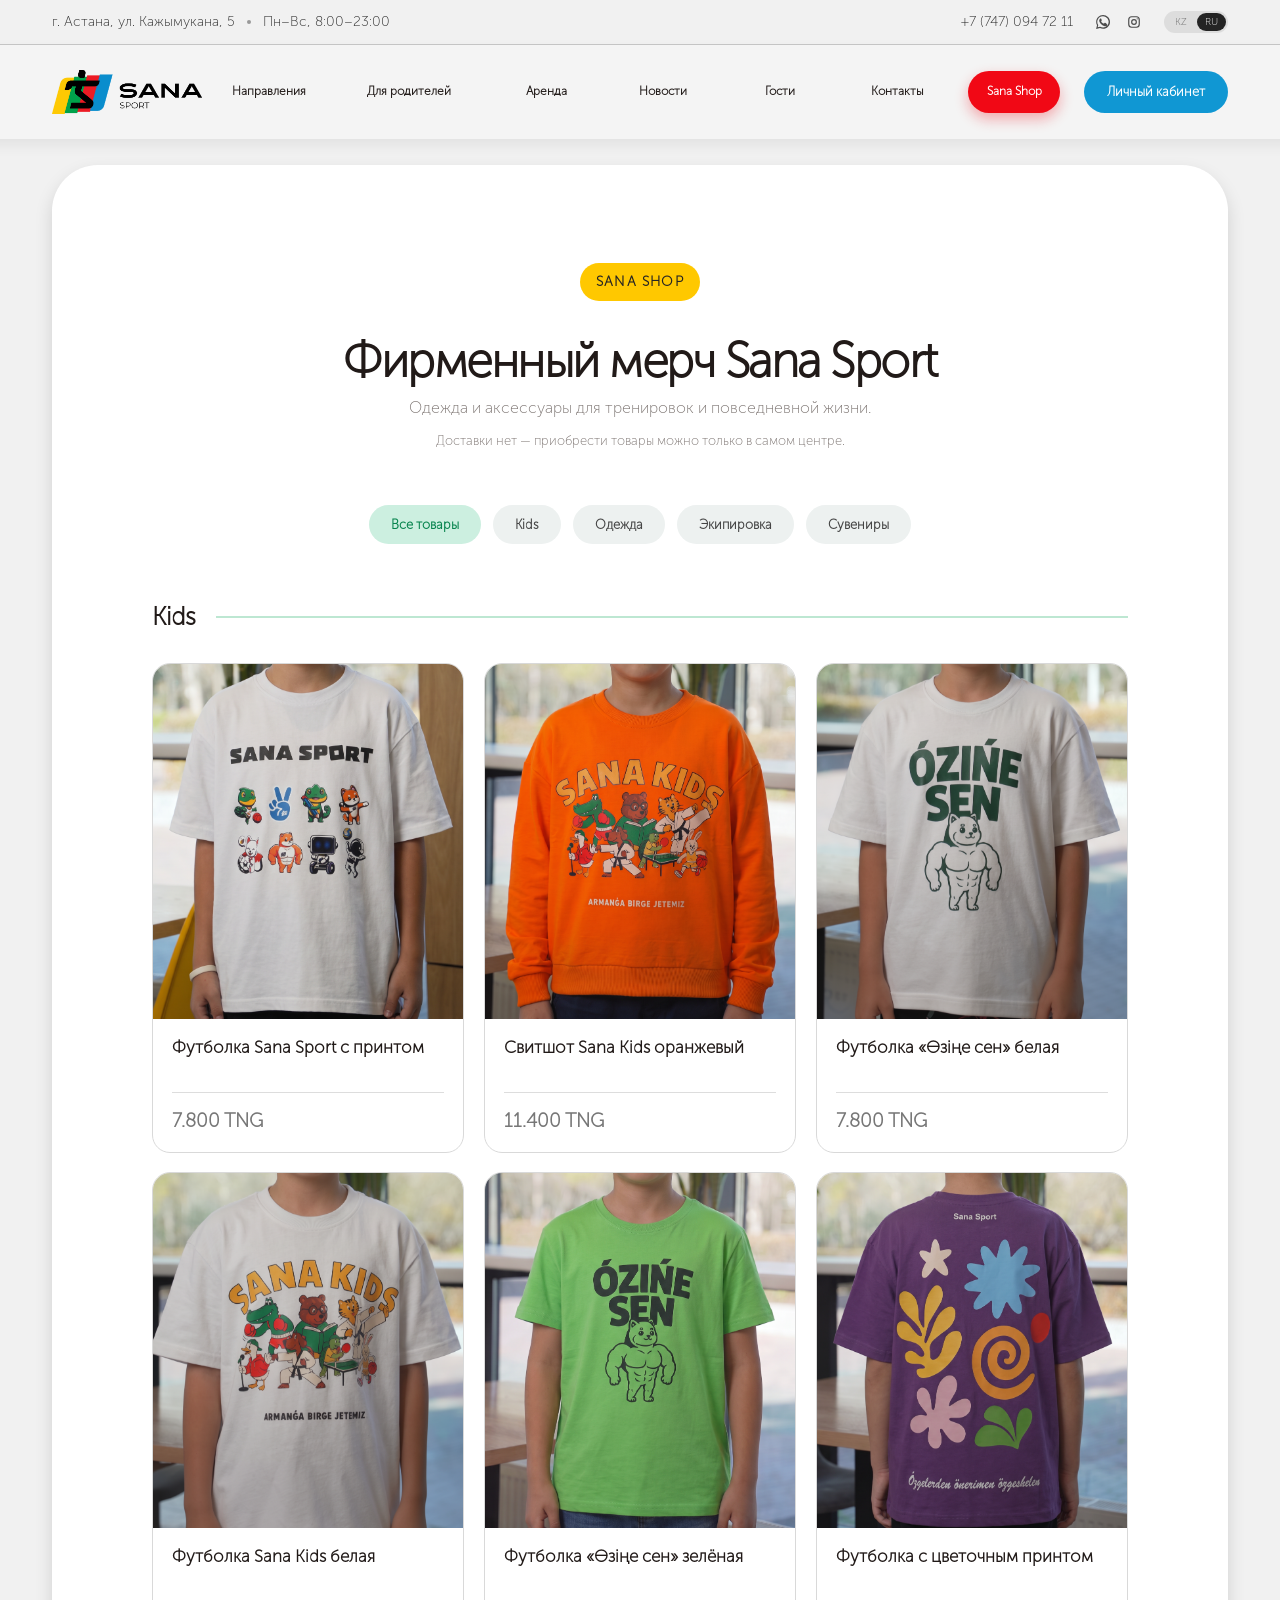
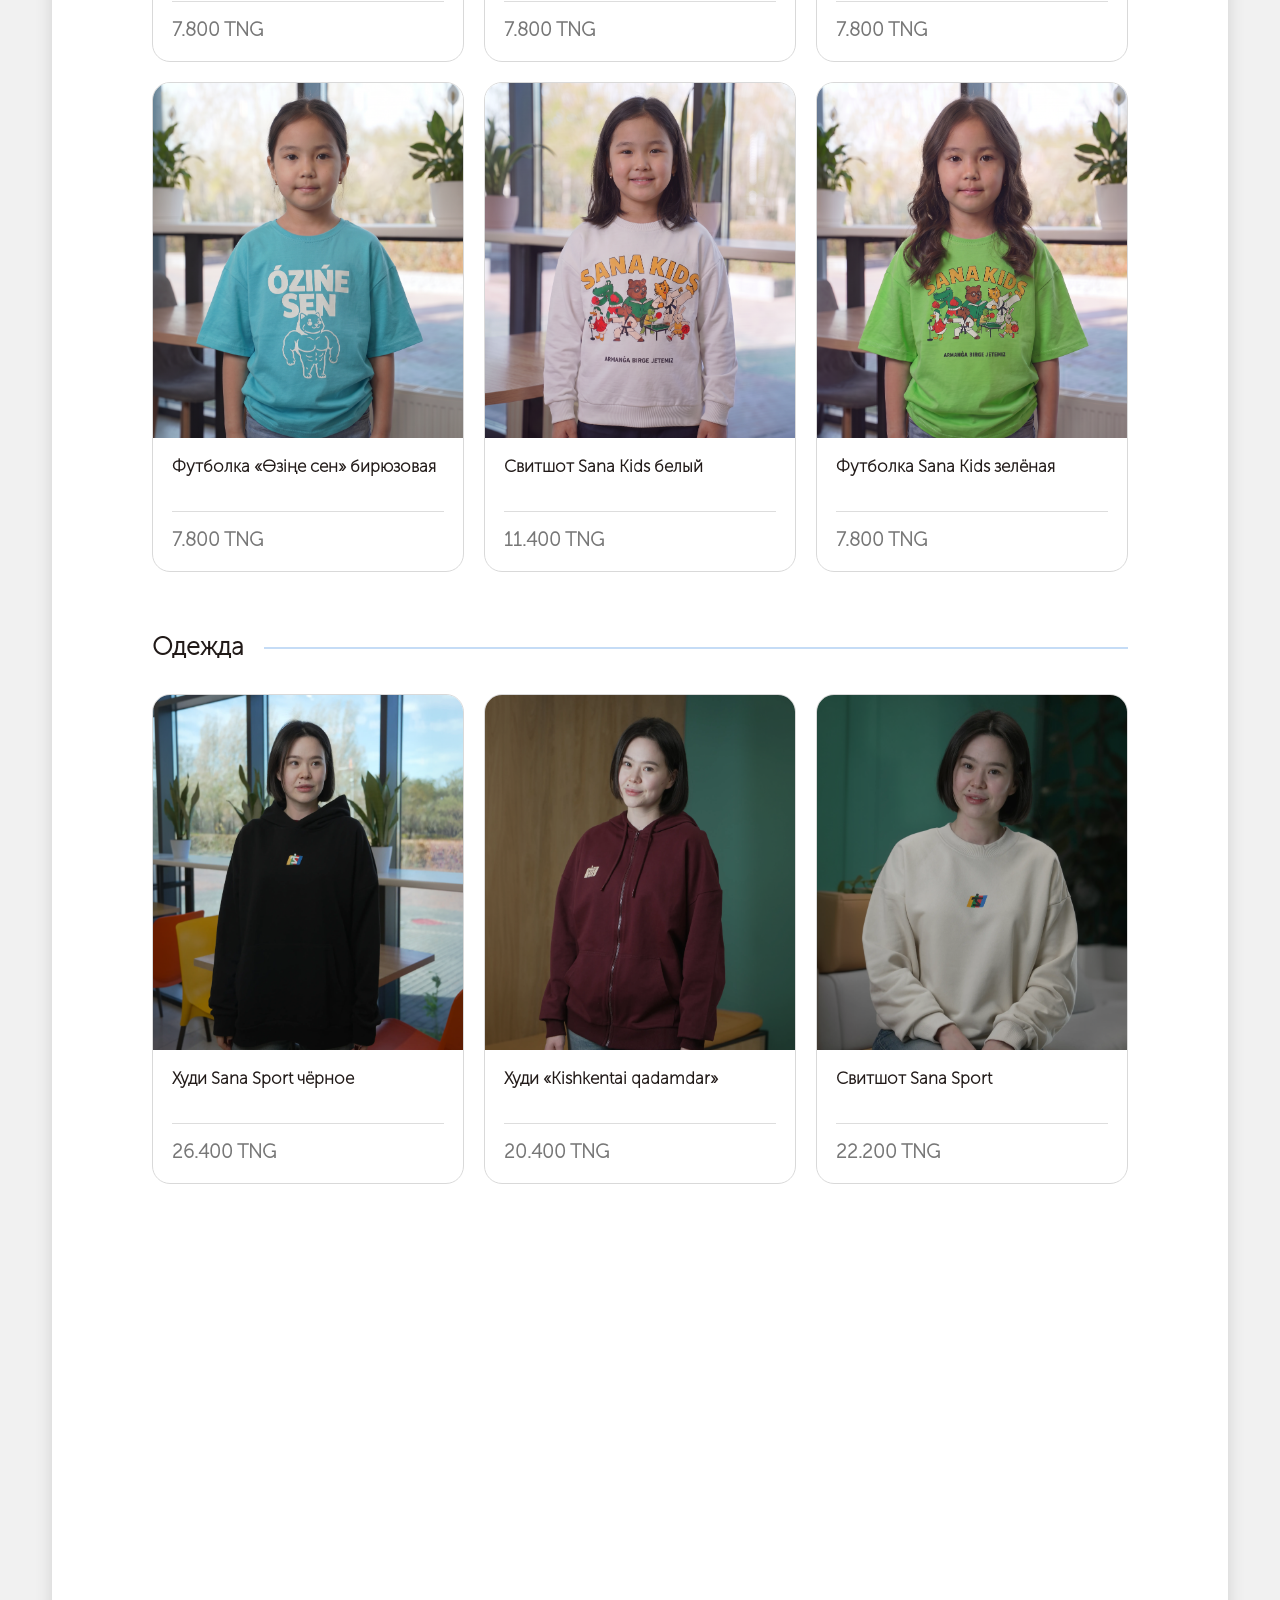
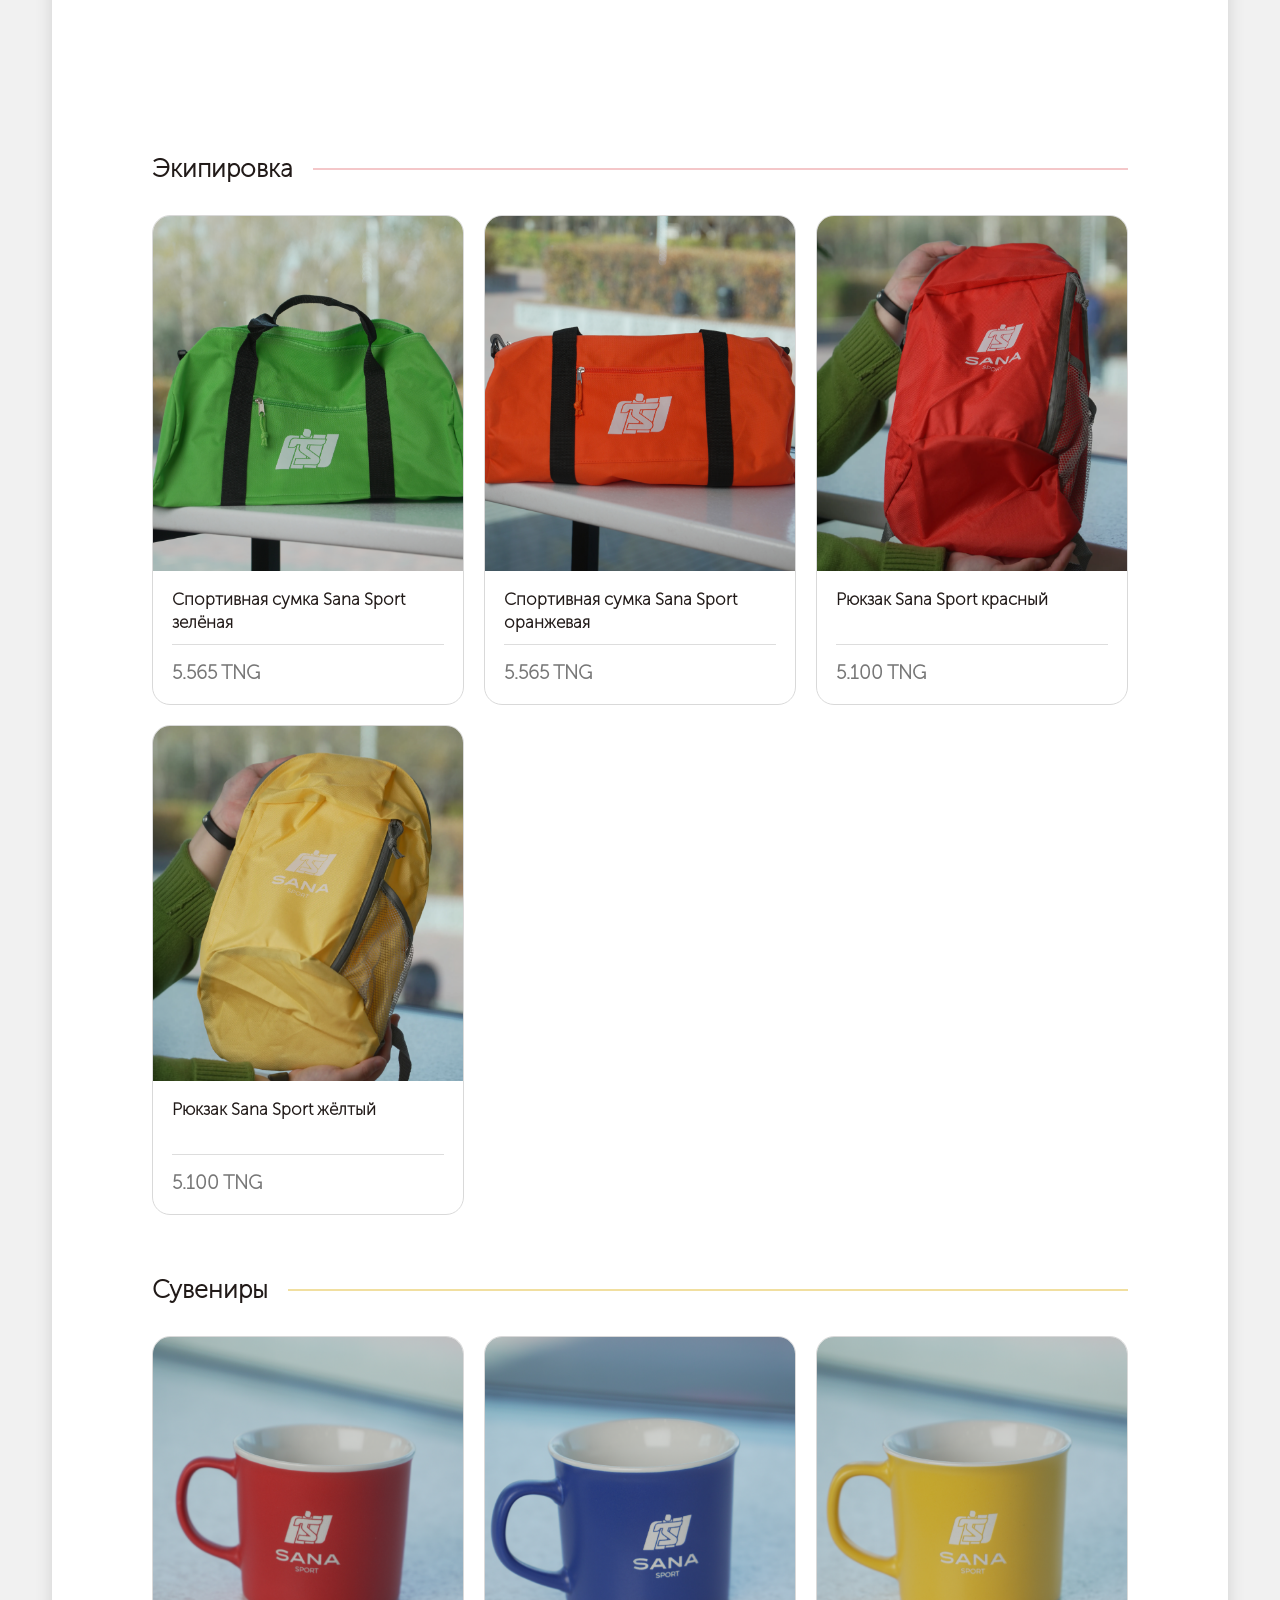
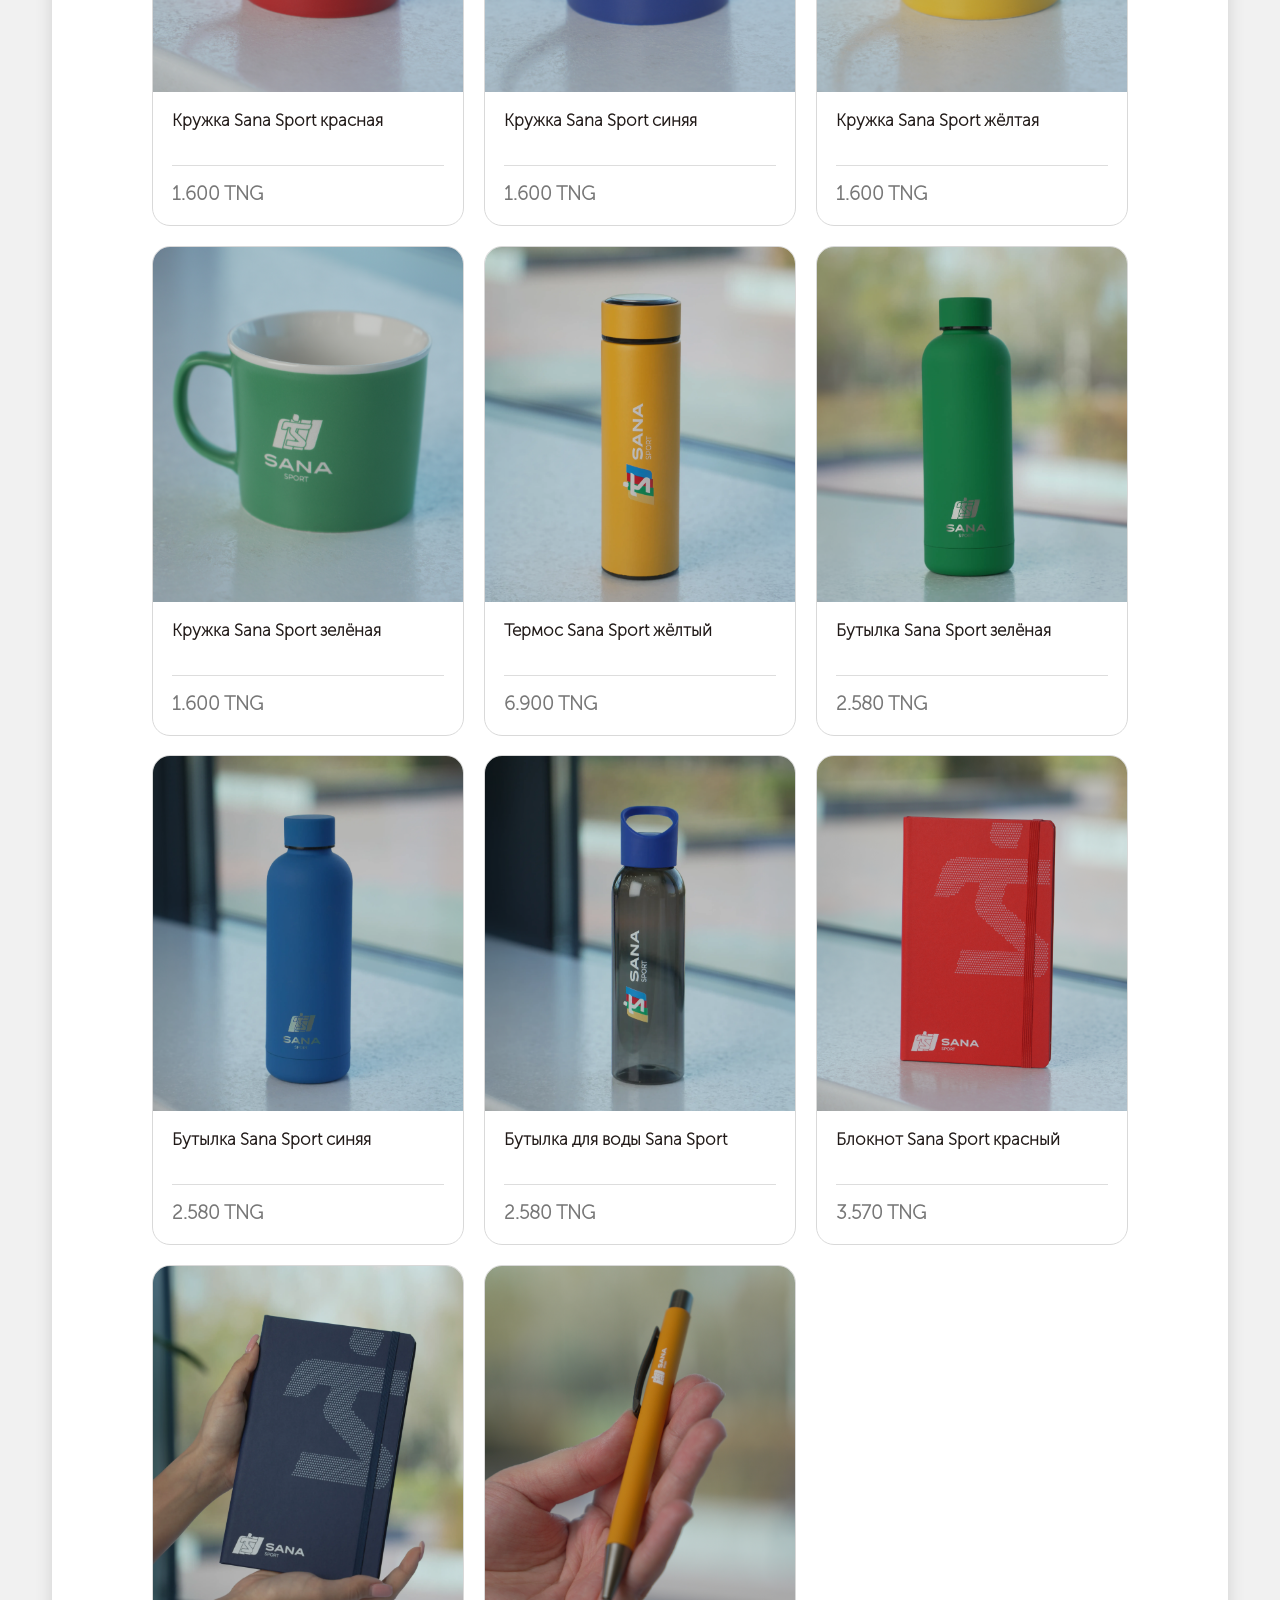
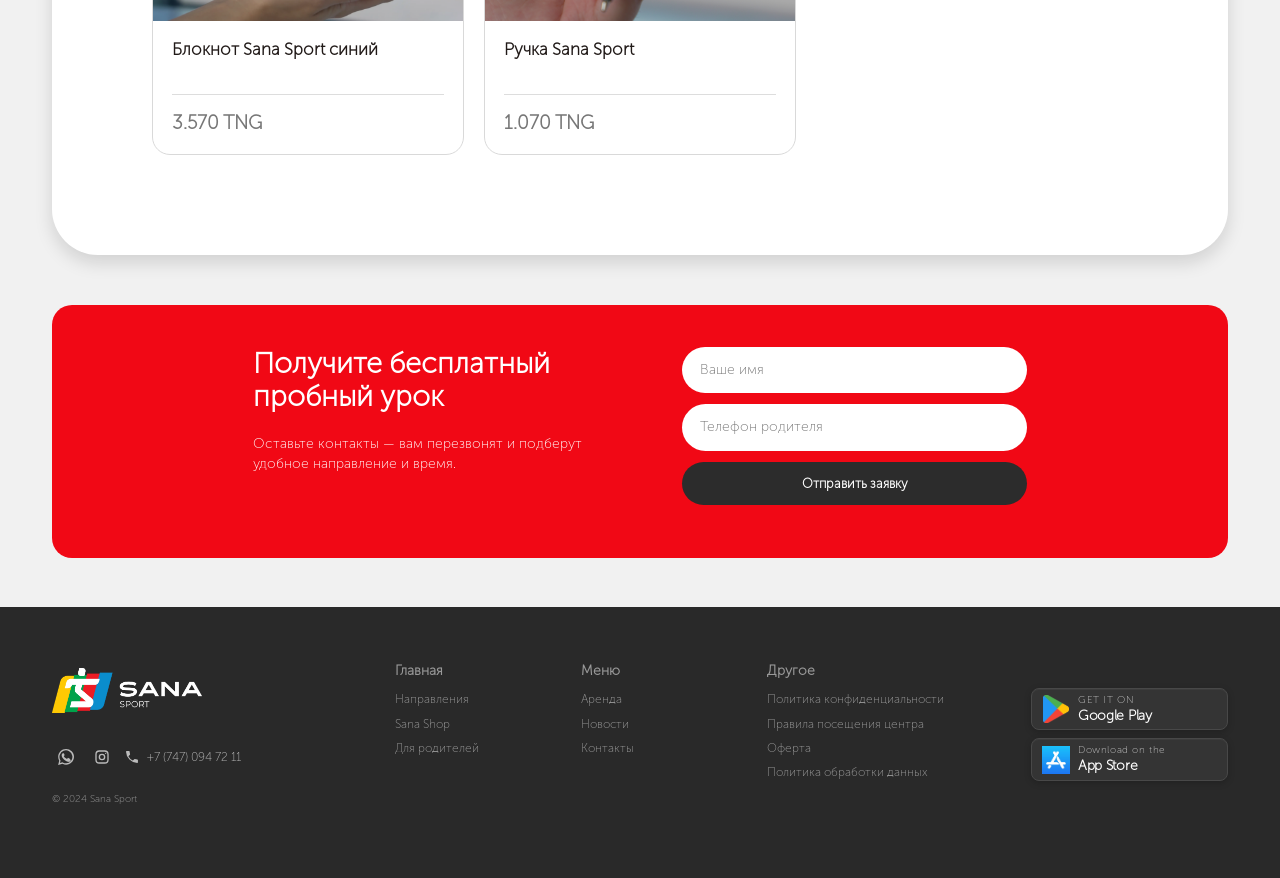
<file: shop.html>
﻿<!doctype html>
<html lang="ru">
<head>
  <meta charset="UTF-8">
  <meta name="viewport" content="width=device-width, initial-scale=1.0">
  <meta name="description" content="Фирменный мерч Sana Sport">
  <title>Sana Shop — Sana Sport</title>
  <link rel="stylesheet" href="styles.css?v=63">
</head>
<body class="shop-page">
  <div class="topbar"><div class="container topbar__inner"><span>г. Астана, ул. Кажымукана, 5</span><span class="topbar__dot"></span><span>Пн–Вс, 8:00–23:00</span><div class="topbar__right"><a href="tel:+77470947211">+7 (747) 094 72 11</a><span class="social">◉　◎</span><span class="languages">KZ <b>RU</b></span></div></div></div>
  <header class="header container"><a class="logo" href="index.html#top" aria-label="Sana Sport">
      <img src="images/Group 80.png" alt="Sana Sport">
    </a>    <button class="menu-toggle" aria-label="Открыть меню" aria-expanded="false">☰</button>    <nav class="nav"><a href="directions.html">Направления</a><a href="parents.html">Для родителей</a><a href="rental.html">Аренда</a><a href="news.html">Новости</a><a href="guests.html">Гости</a><a href="contacts.html">Контакты</a><a class="is-current" href="shop.html">Sana Shop</a></nav><a class="button button--blue header__account" href="https://sanasportt.bitrix24.site/crm_form_v5jyf/" target="_blank" rel="noopener noreferrer">Личный кабинет</a></header>

  <main>
    <section class="shop-catalog container">
      <div class="shop-heading"><small class="eyebrow">SANA SHOP</small><h1>Фирменный мерч Sana Sport</h1><p>Одежда и аксессуары для тренировок и повседневной жизни.</p><p class="shop-delivery-note" id="shop-delivery-note">Доставки нет — приобрести товары можно только в самом центре.</p><div class="shop-filters"><button class="shop-filter is-active" data-shop-filter="all">Все товары</button><button class="shop-filter" data-shop-filter="kids">Kids</button><button class="shop-filter" data-shop-filter="clothes">Одежда</button><button class="shop-filter" data-shop-filter="equipment">Экипировка</button><button class="shop-filter" data-shop-filter="souvenirs">Сувениры</button></div></div>
      <div class="shop-sections">
        <section class="shop-group" data-shop-group="kids"><div class="shop-group__heading"><h2>Kids</h2><span></span></div><div class="shop-products-grid" data-shop-grid="kids"></div></section>
        <section class="shop-group" data-shop-group="clothes"><div class="shop-group__heading shop-group__heading--blue"><h2>Одежда</h2><span></span></div><div class="shop-products-grid" data-shop-grid="clothes"></div></section>
        <section class="shop-group" data-shop-group="equipment"><div class="shop-group__heading shop-group__heading--red"><h2>Экипировка</h2><span></span></div><div class="shop-products-grid" data-shop-grid="equipment"></div></section>
        <section class="shop-group" data-shop-group="souvenirs"><div class="shop-group__heading shop-group__heading--yellow"><h2>Сувениры</h2><span></span></div><div class="shop-products-grid" data-shop-grid="souvenirs"></div></section>
      </div>
    </section>
    <section class="contact container" id="contact"><div><h2>Получите бесплатный<br>пробный урок</h2><p>Оставьте контакты — вам перезвонят и подберут<br>удобное направление и время.</p></div><form action="https://sanasportt.bitrix24.site/crm_form_v5jyf/" method="get" target="_blank" rel="noopener noreferrer"><input type="text" placeholder="Ваше имя" required><input type="tel" placeholder="Телефон родителя" required><button class="button button--dark" type="submit">Отправить заявку</button><span class="form-status" role="status"></span></form></section>
  </main>

  <div class="shop-modal" id="shop-modal" aria-hidden="true"><div class="shop-modal__dialog"><button class="shop-modal__close" id="shop-modal-close" type="button" aria-label="Закрыть">×</button><div class="shop-modal__media"><img class="shop-modal__image" id="shop-modal-image" alt=""><div class="shop-modal__thumbnails" id="shop-modal-thumbnails"></div></div><div class="shop-modal__content"><small>ТОВАР SANA SHOP</small><h2 id="shop-modal-title"></h2><strong id="shop-modal-price"></strong><p>Выберите размер, и администратор свяжется с вами для подтверждения заказа.</p><label>Размер<select id="shop-modal-size"><option>XS</option><option>S</option><option>M</option><option>L</option><option>Единый размер</option></select></label><a class="shop-order-button" href="https://sanasportt.bitrix24.site/crm_form_v5jyf/" target="_blank" rel="noopener noreferrer">Заказать товар</a></div></div></div>
  <footer class="footer"><div class="container footer__grid"><div><a class="logo logo--light" href="index.html#top"><img src="images/Group 102.png" alt="Sana Sport"></a><div class="footer-social">◉　◎　◌</div><small>© 2024 Sana Sport</small></div><div><h4>Главная</h4><a href="directions.html">Направления</a><a href="shop.html">Sana Shop</a><a href="parents.html">Для родителей</a></div><div><h4>Меню</h4><a href="index.html#shop">Аренда</a><a href="index.html#faq">Новости</a><a href="contacts.html">Контакты</a></div><div><h4>Другое</h4><a href="privacy.html" target="_blank" rel="noopener noreferrer">Политика конфиденциальности</a><a href="rules.html" target="_blank" rel="noopener noreferrer">Правила посещения центра</a><a href="public-offer.html" target="_blank" rel="noopener noreferrer">Оферта</a><a href="privacy.html" target="_blank" rel="noopener noreferrer">Политика обработки данных</a></div><div class="footer__stores"><div class="footer__download-actions"><a class="store-badge store-badge--google" href="https://play.google.com/store/apps/details?id=kz.sanasport.app&pli=1" target="_blank" rel="noopener noreferrer" aria-label="Скачать в Google Play"><img class="store-badge__icon" src="images/google-play.png" alt="Google Play"><span class="store-badge__meta"><small>GET IT ON</small><strong>Google Play</strong></span></a><a class="store-badge store-badge--apple" href="https://apps.apple.com/kz/app/sanasport/id6756905506" target="_blank" rel="noopener noreferrer" aria-label="Скачать в App Store"><img class="store-badge__icon" src="images/app-store.png" alt="App Store"><span class="store-badge__meta"><small>Download on the</small><strong>App Store</strong></span></a></div></div></footer>
  <script src="shop-products.js?v=3"></script>
  <script src="script.js?v=27"></script>
</body>
</html>
</file>
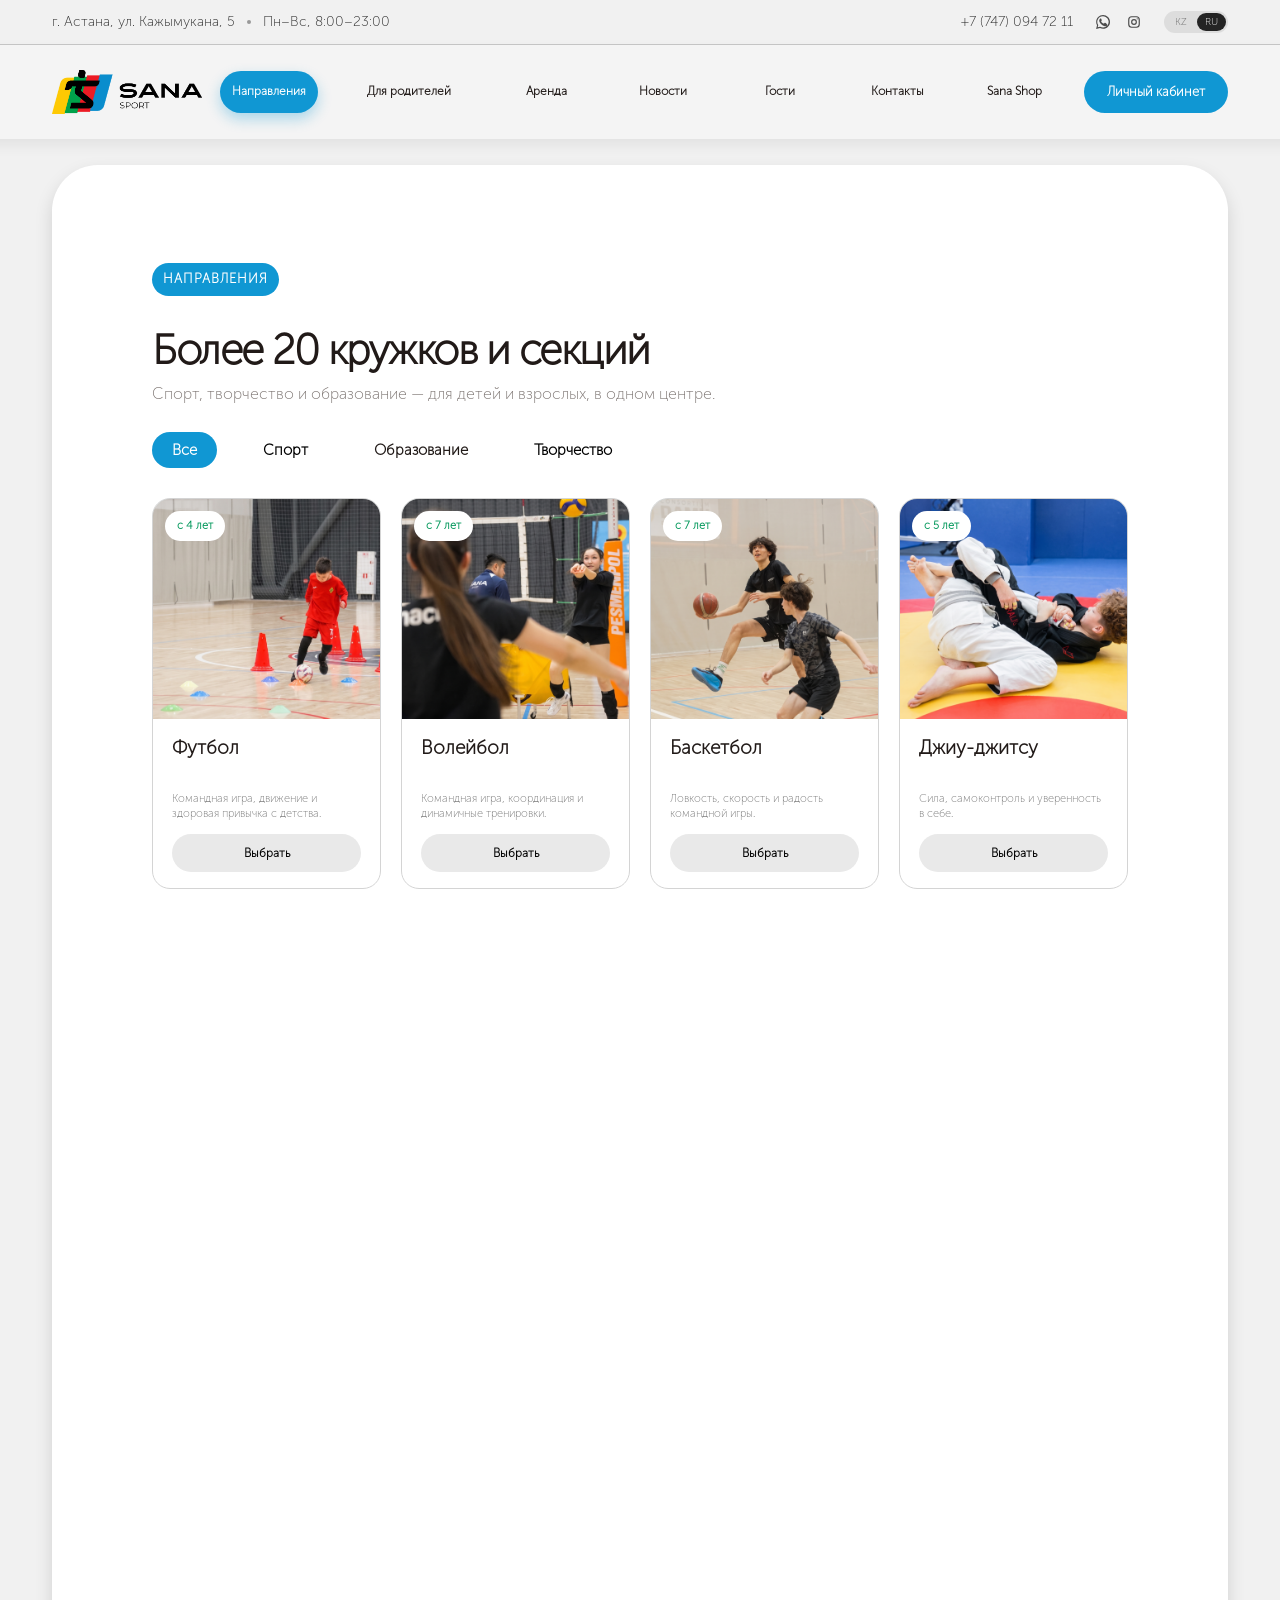
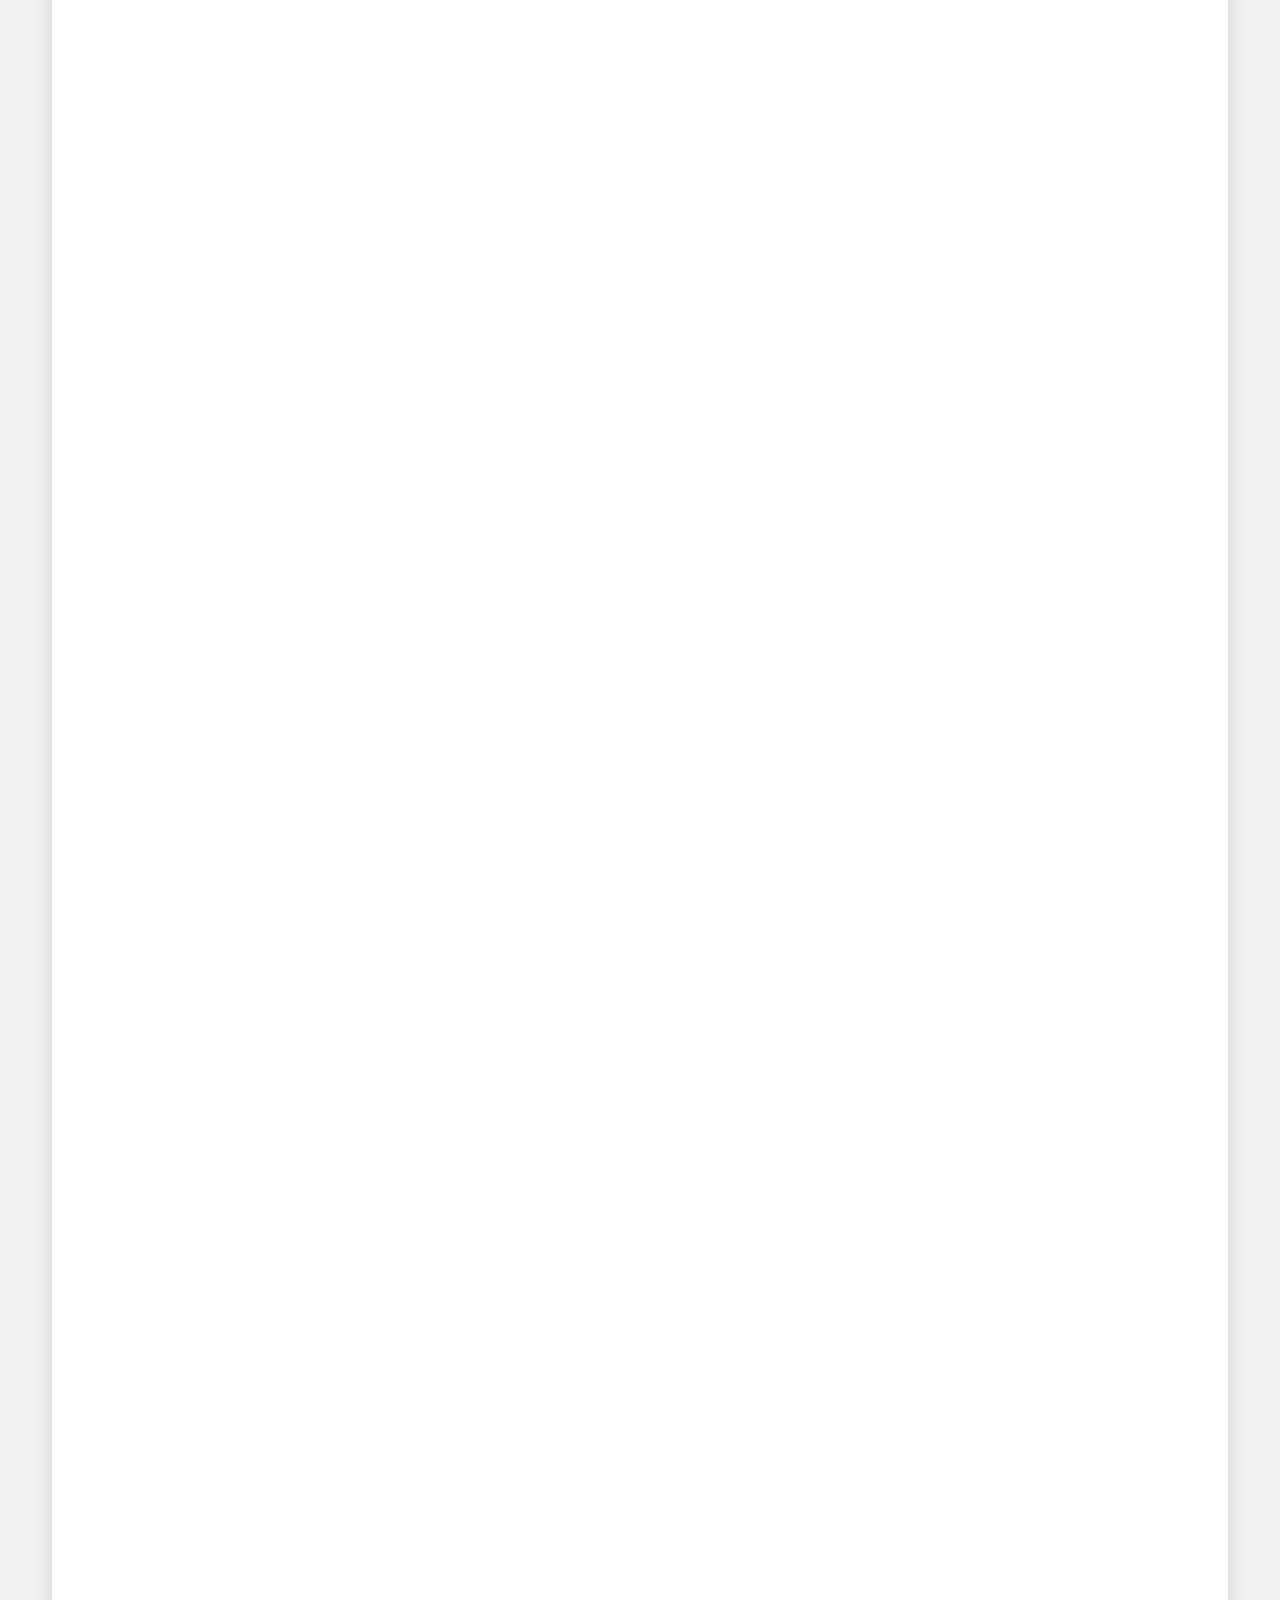
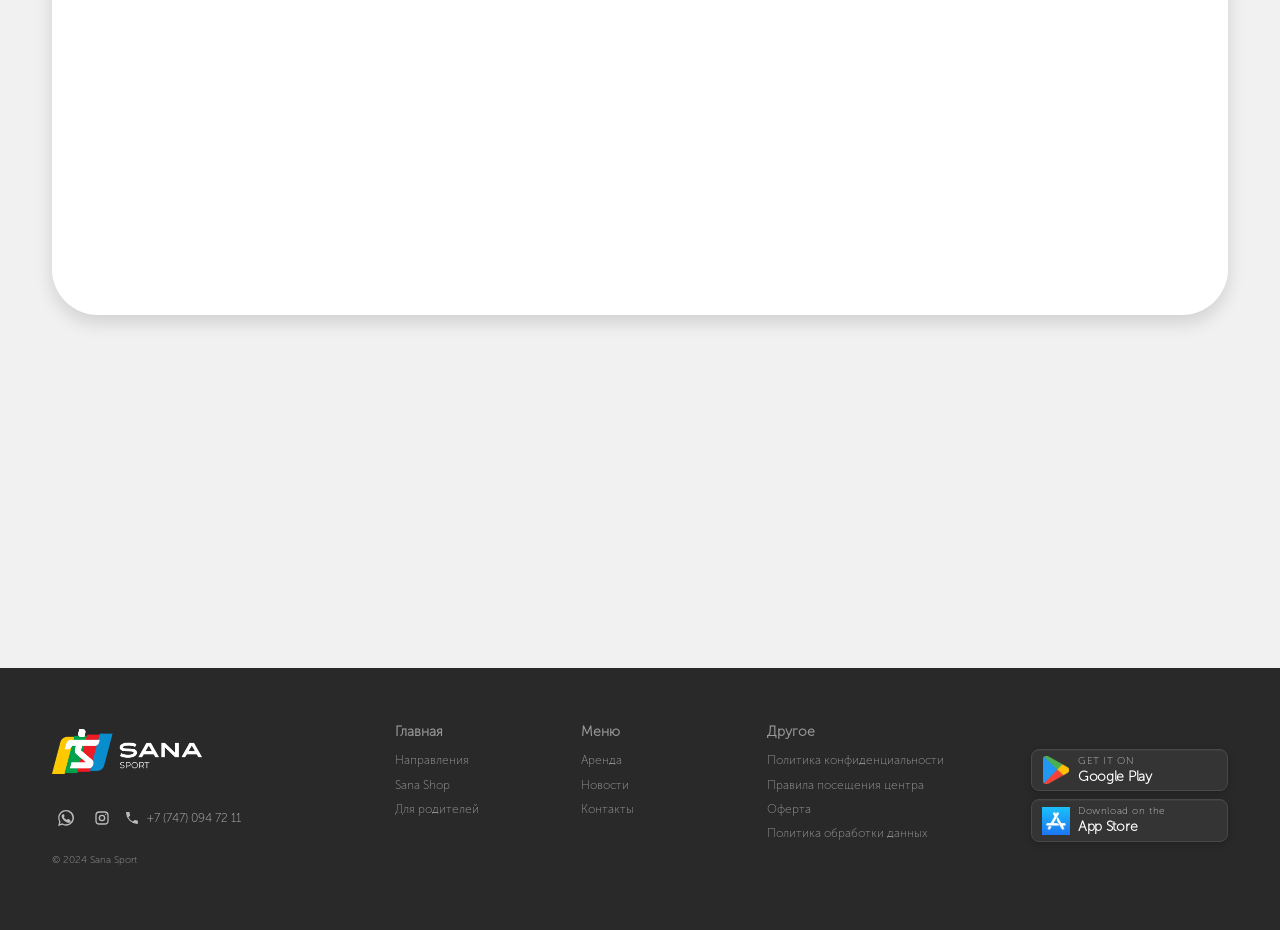
<file: tariffs.html>
<!doctype html>
<html lang="ru">
<head>
  <meta charset="UTF-8">
  <meta name="viewport" content="width=device-width, initial-scale=1.0">
  <meta http-equiv="refresh" content="0; url=directions.html#directions">
  <title>Тарифы объединены с направлениями — Sana Sport</title>
</head>
<body>
  <p>Тарифы теперь указаны в карточках направлений. <a href="directions.html#directions">Перейти к направлениям</a>.</p>
</body>
</html>
</file>
<file: styles.css>
﻿:root {
  --ink: #211a18;
  --muted: #717171;
  --line: #d1d1d1;
  --blue: #1097d3;
  --yellow: #ffc800;
  --red: #f10815;
  --green: #00a64f;
  --soft: #f1f1f1;
  --dark: #292929;
  --ease-out: cubic-bezier(0.23, 1, 0.32, 1);
  --button-motion-duration: 160ms;
  --display-font: "Museo Sans Cyrl", Arial, sans-serif;
}
* {
  box-sizing: border-box;
}
html {
  scroll-behavior: smooth;
}
body {
  margin: 0;
  overflow-x: hidden;
  color: var(--ink);
  font: 400 14px/1.45 var(--display-font);
  background: #f4f4f4;
}
body.modal-open {
  overflow: hidden;
  overscroll-behavior: none;
}
:where(
  .hero h1,
  .about h2,
  .section h2,
  .shop h2,
  .contact h2,
  .tariffs-heading h1,
  .directions-heading h1,
  .parents-heading h1,
  .news-heading h1,
  .rental-heading h1,
  .contacts-heading h1,
  .shop-heading h1
) {
  font-family: var(--display-font);
  font-weight: 700;
}
a {
  color: inherit;
  text-decoration: none;
}
.container {
  width: min(1176px, calc(100% - 48px));
  margin: auto;
}
.topbar {
  height: 45px;
  border-bottom: 1px solid #c7c7c7;
  color: #292929;
  font-size: 14px;
}
.topbar__inner {
  height: 100%;
  display: flex;
  align-items: center;
  gap: 12px;
}
.topbar__dot {
  width: 4px;
  height: 4px;
  border-radius: 50%;
  background: #999;
}
.topbar__right {
  margin-left: auto;
  display: flex;
  align-items: center;
  gap: 18px;
}
.social {
  display: flex;
  align-items: center;
  gap: 7px;
}
.social__link {
  display: grid;
  width: 24px;
  height: 24px;
  place-items: center;
  border-radius: 50%;
  color: #4b4b4b;
  transition:
    background-color 160ms ease,
    color 160ms ease,
    transform 160ms var(--ease-out);
}
.social__link svg {
  width: 14px;
  height: 14px;
}
.contacts-social .social__link {
  width: 36px;
  height: 36px;
}
.contacts-social .social__link svg {
  width: 21px;
  height: 21px;
}
@media (hover: hover) and (pointer: fine) {
  .social__link:hover {
    color: #fff;
    transform: translateY(-1px);
  }
  .footer-social .social__link:hover {
    transform: none;
  }
  .social__link--whatsapp:hover {
    background: #25d366;
  }
  .social__link--instagram:hover {
    background: #d62976;
  }
  .footer-social .social__link--whatsapp:hover {
    background: transparent;
    color: #25d366;
  }
  .footer-social .social__link--instagram:hover {
    background: transparent;
    color: #d62976;
  }
}
.social__link:focus-visible {
  outline: 2px solid var(--blue);
  outline-offset: 2px;
}
.languages {
  display: inline-flex;
  align-items: center;
  gap: 2px;
  background: #ddd;
  border-radius: 20px;
  padding: 2px;
  font-size: 10px;
  color: #666;
}
.languages b {
  display: inline-block;
  padding: 3px 6px;
  color: #fff;
  background: #242424;
  border-radius: 13px;
  margin-left: 5px;
}
.languages a {
  display: inline-block;
  min-width: 29px;
  padding: 4px 6px;
  border-radius: 13px;
  color: #666;
  text-align: center;
  line-height: 1;
  transition:
    color 160ms ease,
    background-color 160ms ease;
}
.languages a.is-current {
  color: #fff;
  background: #242424;
}
body.is-kazakh .tab[data-trainer-filter="creative"] {
  width: 142px;
}
.header {
  position: sticky;
  top: 0;
  z-index: 50;
  isolation: isolate;
  height: 94px;
  display: flex;
  align-items: center;
  gap: 34px;
}
.header::before {
  position: absolute;
  z-index: -1;
  inset: 0 -100vw;
  content: "";
  background: #f4f4f4;
  box-shadow: 0 6px 14px #0001;
}
.logo {
  display: flex;
  align-items: center;
  gap: 9px;
  font-size: 23px;
  font-weight: 800;
  letter-spacing: -0.8px;
}
.logo small {
  display: block;
  font-size: 9px;
  letter-spacing: 0.5px;
  font-weight: 500;
}
.logo-mark {
  position: relative;
  display: block;
  width: 39px;
  height: 33px;
  background: #f4c400;
  clip-path: polygon(18% 0, 100% 0, 84% 100%, 0 100%);
}
.logo-mark i,
.logo-mark b,
.logo-mark em {
  position: absolute;
  display: block;
}
.logo-mark i {
  background: #00a5de;
  width: 19px;
  height: 12px;
  right: 0;
  top: 5px;
}
.logo-mark b {
  background: #ef202c;
  width: 19px;
  height: 13px;
  left: 8px;
  top: 11px;
}
.logo-mark em {
  background: #1b1b1b;
  width: 15px;
  height: 23px;
  left: 12px;
  top: 5px;
  clip-path: polygon(0 0, 100% 0, 80% 100%, 20% 100%);
}
.nav {
  position: absolute;
  left: 50%;
  display: flex;
  align-items: center;
  gap: 25px;
  margin-left: 0;
  font-size: 12px;
  font-weight: 700;
  transform: translateX(-50%);
}
.nav a {
  --nav-color: var(--blue);
  position: relative;
  isolation: isolate;
  overflow: hidden;
  display: inline-flex;
  align-items: center;
  justify-content: center;
  width: auto;
  min-width: 92px;
  min-height: 42px;
  padding: 10px 12px;
  border-radius: 999px;
  text-align: center;
  line-height: 1.15;
  white-space: nowrap;
  transition:
    color 0.3s ease,
    box-shadow 0.3s ease,
    transform 0.3s ease;
}
.nav a[href="parents.html"] {
  width: 132px;
  white-space: nowrap;
}
.nav a::after {
  position: absolute;
  z-index: -1;
  inset: 0;
  width: 0;
  content: "";
  border-radius: inherit;
  background: var(--nav-color);
  transition: width 0.3s ease;
}
.nav a:hover,
.nav a:focus-visible {
  color: #fff !important;
  box-shadow: 0 8px 18px color-mix(in srgb, var(--nav-color) 35%, transparent);
  transform: translateY(-2px);
}
.nav a:hover::after,
.nav a:focus-visible::after {
  width: 100%;
}
.nav a:nth-child(4n + 2) {
  --nav-color: var(--yellow);
}
.nav a:nth-child(4n + 3) {
  --nav-color: var(--red);
}
.nav a:nth-child(4n + 4) {
  --nav-color: var(--green);
}
.nav a:nth-child(4n + 1) {
  --nav-color: var(--blue);
}
.nav a.is-current {
  color: #fff !important;
  background: var(--nav-color);
  box-shadow: 0 6px 14px color-mix(in srgb, var(--nav-color) 32%, transparent);
}
.nav a:nth-child(4n + 2).is-current {
  color: #242424 !important;
}
@media (prefers-reduced-motion: reduce) {
  .nav a,
  .nav a::after {
    transition: none;
  }
  .nav a:hover,
  .nav a:focus-visible {
    transform: none;
  }
}
.button {
  border: 0;
  border-radius: 30px;
  display: inline-flex;
  justify-content: center;
  align-items: center;
  padding: 14px 23px;
  font-size: 13px;
  font-weight: 800;
  cursor: pointer;
  font-family: inherit;
}
.button--blue {
  color: #fff;
  background: var(--blue);
}
.button--outline {
  border: 2px solid #171717;
  background: #fff;
}
.button--red {
  color: #fff;
  background: var(--red);
}
.button--dark {
  color: #fff;
  background: #2c2c2c;
}
.header__account {
  padding: 12px 23px;
}
@media (min-width: 901px) {
  .header__account {
    margin-left: auto;
  }
}
.menu-toggle {
  display: none;
  min-width: 44px;
  min-height: 44px;
  padding: 10px;
  background: none;
  border: 0;
  color: var(--ink);
  font-size: 24px;
  cursor: pointer;
}
.menu-toggle__icon {
  display: grid;
  gap: 4px;
  width: 22px;
}
.menu-toggle__icon i {
  display: block;
  height: 2px;
  border-radius: 2px;
  background: currentColor;
}
.promos {
  display: grid;
  grid-template-columns: 1fr 1fr 1fr;
  gap: 18px;
  padding-bottom: 14px;
}
.promo {
  height: 131px;
  border-radius: 15px;
  color: #fff;
  padding: 27px 28px;
  display: flex;
  justify-content: space-between;
  overflow: hidden;
  position: relative;
}
.promo small,
.promo strong {
  display: none;
}
.promo--violet {
  background-image: url("images/mobile app.png");
  background-size: cover;
  background-position: center;
  background-repeat: no-repeat;
}
.promo--blue {
  background-image: url("images/preschool.png");
  background-size: cover;
  background-position: center;
  background-repeat: no-repeat;
}
.promo--navy {
  background-image: url("images/polechudes.png?v=2");
  background-size: cover;
  background-position: center;
  background-repeat: no-repeat;
}
.promo > div:first-child,
.promo > div:last-child {
  display: none;
}
.promo .phone-stack,
.promo .promo-sun,
.promo .wheel {
  display: none;
}
.hero-shell {
  position: relative;
  isolation: isolate;
  --building-top: 31.5%;
  --building-width: 109.45%;
  --hero-zoom-from: 1.05;
  --hero-zoom-to: 0.98;
  --hero-slide-from: -8%;
  --hero-slide: 8%;
  --hero-scene-duration: 3.1s;
  --hero-slide-ease: cubic-bezier(0.4, 0, 0.2, 1);
  --hero-zoom-ease: cubic-bezier(0.4, 0, 0.2, 1);
  --hero-fade-duration: 0.5s;
  width: 100%;
  aspect-ratio: 1440 / 971;
  max-height: 971px;
  min-height: 460px;
  overflow: hidden;
  border-radius: 24px;
  background: linear-gradient(180deg, #2c62c9 0%, #3f7ad8 60%, #5b8fe0 100%);
}
.hero {
  position: absolute;
  inset: 0;
  width: min(1176px, calc(100% - 48px));
  min-height: 0;
  display: flex;
  justify-content: center;
  align-items: flex-start;
  padding-top: clamp(48px, 6.8vw, 100px);
}
.hero__copy {
  position: relative;
  z-index: 1;
  width: min(100%, 900px);
  color: #fff;
  text-align: center;
}
.hero h1 {
  margin: 0 0 12px;
  color: #fff;
  font-family: var(--display-font);
  font-size: clamp(36px, 4.2vw, 56px);
  font-weight: 800;
  line-height: 1.02;
  letter-spacing: -1.5px;
}
.hero p,
.about p {
  color: var(--muted);
  font-size: 16px;
  line-height: 1.4;
}
.hero p {
  max-width: 720px;
  margin: 0 auto;
  color: rgba(255, 255, 255, 0.94);
  line-height: 1.25;
}
.hero__actions {
  display: flex;
  justify-content: center;
  flex-wrap: wrap;
  gap: 13px;
  margin-top: 26px;
}
.hero__actions .button {
  min-height: 46px;
  padding: 13px 25px;
  font-size: 14px;
}
.hero__actions .button--blue {
  color: #171717;
  background: #ffce37;
}
.hero__actions .button--outline {
  border: 2px solid #fff;
  color: #fff;
  background: transparent;
}
.visual {
  border-radius: 23px;
  overflow: hidden;
  position: relative;
}
.visual--building {
  position: absolute;
  z-index: 0;
  inset: 0;
  display: block;
  overflow: hidden;
  border-radius: 0;
  background: none;
  box-shadow: none;
  pointer-events: none;
}
.visual--building img {
  position: absolute;
  top: var(--building-top);
  left: 50%;
  display: block;
  width: var(--building-width);
  height: auto;
  max-width: none;
  object-fit: contain;
  object-position: center bottom;
  transform-origin: 50% 50%;
  will-change: transform;
  animation: hero-building-pull-back var(--hero-scene-duration) linear both;
}
.hero__scroll-hint {
  position: absolute;
  z-index: 3;
  bottom: 14px;
  left: 50%;
  display: grid;
  justify-items: center;
  gap: 4px;
  color: rgba(255, 255, 255, 0.86);
  font-size: 10px;
  line-height: 1;
  transform: translateX(-50%);
  opacity: 0;
  visibility: hidden;
  animation: hero-scroll-cue var(--hero-scene-duration) linear both;
}
.hero__scroll-hint::after {
  width: 8px;
  height: 8px;
  border-right: 1px solid currentColor;
  border-bottom: 1px solid currentColor;
  content: "";
  transform: rotate(45deg);
}
.stats {
  position: absolute;
  z-index: 2;
  right: 0;
  bottom: 6.5%;
  left: 0;
  background: transparent;
}
.stats__grid {
  display: grid;
  grid-template-columns: repeat(5, 1fr);
  gap: 10px;
  width: calc(100% - 96px);
  max-width: none;
  padding: 0;
}
.stats__grid > div {
  min-width: 0;
  padding: 22px 16px;
  border: 1px solid rgba(255, 255, 255, 0.28);
  border-radius: 16px;
  background: rgba(39, 39, 52, 0.48);
  box-shadow: 0 6px 20px rgba(13, 23, 41, 0.12);
  color: #fff;
  text-align: left;
  -webkit-backdrop-filter: blur(12px);
  backdrop-filter: blur(12px);
}
.stats strong {
  display: block;
  margin-bottom: 3px;
  font-size: clamp(22px, 2.5vw, 30px);
  line-height: 1.05;
}
.stats span {
  color: rgba(255, 255, 255, 0.92);
  font-size: 12px;
  line-height: 1.25;
}
@keyframes hero-building-pull-back {
  0% {
    transform: translate(-50%, var(--hero-slide-from)) scale(var(--hero-zoom-from));
    animation-timing-function: var(--hero-slide-ease);
  }
  38% {
    transform: translate(-50%, 0) scale(var(--hero-zoom-from));
    animation-timing-function: var(--hero-zoom-ease);
  }
  100% {
    transform: translate(-50%, var(--hero-slide)) scale(var(--hero-zoom-to));
  }
}
@keyframes hero-scroll-cue {
  0%,
  58% {
    opacity: 0;
    visibility: hidden;
  }
  60% {
    opacity: 0;
    visibility: visible;
  }
  68%,
  84% {
    opacity: 1;
    visibility: visible;
  }
  100% {
    opacity: 0;
    visibility: hidden;
  }
}
@keyframes hero-copy-in {
  from {
    opacity: 0;
    transform: translateY(34px);
  }
  to {
    opacity: 1;
    transform: translateY(0);
  }
}
.hero__copy h1 {
  opacity: 0;
  animation: hero-copy-in 700ms var(--ease-out) 0.3s both;
}
.hero__copy p {
  opacity: 0;
  animation: hero-copy-in 700ms var(--ease-out) 0.7s both;
}
.hero__actions .button--blue {
  opacity: 0;
  animation: hero-copy-in 700ms var(--ease-out) 1.1s both;
}
.hero__actions .button--outline {
  opacity: 0;
  animation: hero-copy-in 700ms var(--ease-out) 1.25s both;
}
.stats__grid > div {
  opacity: 1;
}
.stats.stats--animated .stats__grid > div {
  opacity: 0;
  transform: translateY(34px);
}
.stats.stats--animated .stats__grid > div.is-stats-revealed {
  animation: hero-copy-in 800ms var(--ease-out) both;
}
@media (prefers-reduced-motion: reduce) {
  .visual--building,
  .visual--building img,
  .hero__copy h1,
  .hero__copy p,
  .hero__actions .button,
  .stats__grid > div {
    animation: none;
    opacity: 1;
    transform: none;
    visibility: visible;
  }
  .hero__scroll-hint {
    animation: none;
    opacity: 1;
    visibility: visible;
  }
  .stats.stats--animated .stats__grid > div {
    animation: none;
    opacity: 1;
    transform: none;
  }
}
.section {
  padding-top: 96px;
  padding-bottom: 60px;
}
.about {
  display: grid;
  grid-template-columns: 1fr 1fr;
  align-items: center;
  gap: 56px;
}
.about .eyebrow {
  display: inline-flex;
  width: fit-content;
  margin-bottom: 18px;
  padding: 8px 15px;
  border-radius: 999px;
  background: #fff0bf;
  color: #9b7100;
  font-size: 14px;
  letter-spacing: 1px;
}
.visual--lounge {
  height: 350px;
  background: linear-gradient(130deg, #edf5fb, #cae9f1 55%, #ff9426);
  border-radius: 20px;
}
.lounge-balls {
  font-size: 27px;
  line-height: 2;
  color: #fff;
  position: absolute;
  right: 24px;
  top: 18px;
}
.lounge-tables {
  position: absolute;
  bottom: 0;
  left: 0;
  right: 0;
  height: 47%;
  background: repeating-linear-gradient(
    90deg,
    #f39127 0 40px,
    #40aa76 40px 78px,
    #f7a622 78px 117px
  );
  clip-path: polygon(0 18%, 100% 0, 100% 100%, 0 100%);
}
.visual--lounge > span {
  position: absolute;
  bottom: 20px;
  left: 20px;
  background: #fff;
  color: #666;
  padding: 5px 10px;
  border-radius: 4px;
  font-size: 11px;
}
.eyebrow {
  display: block;
  color: var(--red);
  font-size: 12px;
  font-weight: 800;
  margin-bottom: 18px;
}
.news-toolbar {
  display: flex;
  flex-wrap: wrap;
  align-items: center;
  justify-content: space-between;
  gap: 16px;
  margin: 20px 0 28px;
}
.news-filter {
  position: relative;
  display: grid;
  z-index: 2;
  width: 200px;
  min-width: 200px;
  gap: 6px;
  padding: 13px 15px 13px 18px;
  border: 1px solid #e5e8ef;
  border-radius: 20px;
  background: #fff;
  box-shadow: 0 8px 20px rgba(14, 25, 44, 0.06);
  color: var(--ink);
  transition: border-color 180ms var(--ease-out), box-shadow 180ms var(--ease-out);
}
.news-filter:focus-within,
.news-filter.is-open {
  border-color: var(--blue);
  box-shadow: 0 0 0 2px rgba(39, 92, 190, 0.12);
}
.news-filter span {
  color: var(--muted);
  font-size: 10px;
  font-weight: 500;
  letter-spacing: 0;
  text-transform: uppercase;
}
.news-filter__trigger {
  display: flex;
  align-items: center;
  justify-content: space-between;
  gap: 10px;
  width: 100%;
  padding: 0;
  border: 0;
  background: transparent;
  color: var(--ink);
  font: 500 14px var(--display-font);
  cursor: pointer;
  text-align: left;
}
.news-filter__trigger:focus-visible {
  outline: 2px solid var(--blue);
  outline-offset: 3px;
  border-radius: 3px;
}
.news-filter__value {
  overflow: hidden;
  color: var(--ink) !important;
  font: inherit !important;
  text-overflow: ellipsis;
  text-transform: none !important;
  white-space: nowrap;
}
.news-filter__chevron {
  display: grid;
  flex: 0 0 28px;
  width: 28px;
  height: 28px;
  place-items: center;
  border-radius: 50%;
  background: #f0f1f3;
  transition: transform 180ms var(--ease-out);
}
.news-filter__chevron::before {
  width: 9px;
  height: 9px;
  border-right: 1.5px solid var(--blue);
  border-bottom: 1.5px solid var(--blue);
  content: "";
  transform: translateY(-2px) rotate(45deg);
}
.news-filter__options {
  position: absolute;
  top: calc(100% + 6px);
  left: -1px;
  z-index: 5;
  width: calc(100% + 2px);
  max-height: 196px;
  padding: 7px 0;
  overflow-y: auto;
  scrollbar-width: none;
  border: 1px solid #eceef2;
  border-radius: 20px;
  background: #fff;
  box-shadow: 0 10px 26px rgba(14, 25, 44, 0.12);
}
.news-filter__options::-webkit-scrollbar {
  display: none;
}
.news-filter__options[hidden] {
  display: none;
}
.news-filter__option {
  padding: 6px 18px;
  color: var(--ink);
  font-size: 14px;
  line-height: 20px;
  cursor: pointer;
  white-space: nowrap;
}
.news-filter__option:hover,
.news-filter__option:focus-visible {
  outline: none;
  background: #f3f5f9;
}
.news-show-more {
  border: 0;
  border-radius: 999px;
  background: var(--yellow);
  color: #1e1f24;
  padding: 11px 18px;
  font: 700 14px var(--display-font);
  cursor: pointer;
  transition: transform 180ms var(--ease-out), box-shadow 180ms var(--ease-out);
}
.news-show-more:hover,
.news-show-more:focus-visible {
  transform: translateY(-1px);
  box-shadow: 0 12px 24px rgba(245, 181, 38, 0.28);
}
.news-show-more[hidden] {
  display: none;
}
.news-card.is-hidden {
  display: none;
}
.news-empty {
  display: none;
  grid-column: 1 / -1;
  padding: 28px;
  border-radius: 16px;
  background: var(--soft);
  color: var(--muted);
  text-align: center;
}
.news-empty.is-visible {
  display: block;
}
.about h2,
.section h2 {
  font-size: 32px;
  line-height: 1.1;
  letter-spacing: -1px;
  margin: 0 0 16px;
}
.direction-grid {
  display: grid;
  grid-template-columns: repeat(3, 1fr);
  gap: 23px;
  margin-top: 31px;
}
.info-card,
.price-grid article {
  background: var(--soft);
  border: 1px solid #aaa;
  border-radius: 15px;
  padding: 22px;
}
.direction-grid .info-card {
  display: flex;
  flex-direction: column;
}
.direction-grid .info-card > img {
  align-self: flex-start;
  width: 78px;
  height: 78px;
  flex: 0 0 78px;
  object-fit: scale-down;
}
.card-icon {
  display: flex;
  width: 45px;
  height: 45px;
  border-radius: 8px;
  justify-content: center;
  align-items: center;
  font-size: 25px;
}
.card-icon--green {
  background: #aaddc1;
}
.card-icon--pink {
  background: #f0b2b7;
}
.card-icon--cyan {
  background: #acd9ef;
}
.info-card h3 {
  font-size: 18px;
  margin: 12px 0 8px;
}
.info-card p {
  min-height: 73px;
  color: var(--muted);
  margin: 0;
  font-size: 13px;
}
.info-card a {
  display: block;
  margin-top: auto;
  font-size: 12px;
  font-weight: 800;
}
.panorama {
  height: 480px;
  background: #07172e;
  color: #fff;
  position: relative;
  overflow: hidden;
}
.panorama__scene {
  height: 100%;
  position: relative;
  background: linear-gradient(
    #071a3c 0%,
    #122c59 51%,
    #f39818 52%,
    #101723 100%
  );
}
.sky {
  position: absolute;
  width: 100%;
  height: 46%;
  background:
    radial-gradient(ellipse at 80% 80%, #ff9c00 0 3%, transparent 18%),
    radial-gradient(ellipse at 20% 60%, #214f7f, transparent 42%);
}
.city {
  position: absolute;
  bottom: 43%;
  width: 100%;
  height: 27%;
  display: flex;
  align-items: end;
  justify-content: center;
  gap: 8px;
}
.city i {
  display: block;
  width: 11%;
  height: 50%;
  background: #26374b;
  box-shadow: inset 0 0 0 3px #354c62;
}
.city i:nth-child(2) {
  height: 80%;
}
.city i:nth-child(3) {
  height: 62%;
}
.city i:nth-child(4) {
  height: 92%;
}
.city i:nth-child(5) {
  height: 70%;
}
.lights {
  position: absolute;
  bottom: 0;
  width: 100%;
  height: 45%;
  background: repeating-linear-gradient(
    100deg,
    transparent 0 75px,
    #fca31c 77px 80px,
    transparent 82px 150px
  );
  opacity: 0.8;
}
.panorama__tag {
  position: absolute;
  top: 43%;
  left: 62%;
  background: #e3171f;
  font-weight: 800;
  padding: 4px 12px;
  transform: rotate(-3deg);
}
.panorama__caption {
  position: absolute;
  bottom: 0;
  left: 0;
  right: 0;
  text-align: center;
  background: #050505dd;
  padding: 16px;
  color: #aaa;
  font-size: 11px;
}
.panorama__caption span {
  color: #fff;
  margin-left: 35px;
}
.section-heading {
  display: flex;
  justify-content: space-between;
  align-items: center;
  margin-bottom: 29px;
}
.section-heading h2 {
  margin: 0;
}
.price-grid {
  display: grid;
  grid-template-columns: repeat(3, 1fr);
  gap: 22px;
}
.price-grid article {
  border: 0;
  min-height: 120px;
}
.price-grid h3 {
  font-size: 14px;
  margin: 0 0 8px;
}
.price-grid strong {
  display: block;
  color: var(--blue);
  font-size: 21px;
}
.price-grid small {
  color: var(--muted);
  font-size: 10px;
}
.shop {
  background: var(--dark);
  color: #fff;
}
.shop__inner {
  min-height: 282px;
  display: flex;
  align-items: center;
  justify-content: space-between;
}
.shop h2 {
  font-size: 31px;
  margin: 0 0 10px;
}
.shop p {
  margin: 0 0 28px;
}
.shop .eyebrow {
  color: var(--yellow);
}
.shop-products {
  height: 220px;
  display: flex;
  align-items: end;
  gap: 10px;
}
.shop-products span {
  display: flex;
  align-items: center;
  justify-content: center;
  width: 145px;
  height: 160px;
  background: #989898;
  border-radius: 18px 18px 0 0;
  color: #666;
  font-size: 11px;
  font-weight: 800;
}
.shop-products span + span {
  height: 200px;
}
.shop-products img {
  display: block;
  width: 145px;
  height: 160px;
  border-radius: 18px 18px 0 0;
  object-fit: cover;
}
.shop-products img + img {
  height: 200px;
}
.trainers > p {
  color: var(--muted);
  margin-top: -7px;
}
.tabs {
  display: flex;
  gap: 12px;
  margin: 24px 0;
}
.tabs .tab {
  --trainer-tab-color: var(--blue);
  position: relative;
  isolation: isolate;
  overflow: hidden;
  display: inline-flex;
  align-items: center;
  justify-content: center;
  width: 92px;
  min-height: 42px;
  border: 0;
  background: transparent;
  color: var(--ink);
  padding: 10px 16px;
  border-radius: 999px;
  line-height: 1.15;
  font: 700 14px var(--display-font);
  cursor: pointer;
  transition:
    color 0.3s ease,
    box-shadow 0.3s ease,
    transform 0.3s ease;
}
.tabs .tab::after {
  position: absolute;
  z-index: -1;
  inset: 0;
  width: 0;
  content: "";
  border-radius: inherit;
  background: var(--trainer-tab-color);
  transition: width 0.3s ease;
}
.tab[data-trainer-filter="sport"] {
  --trainer-tab-color: var(--green);
}
.tab[data-trainer-filter="education"] {
  --trainer-tab-color: var(--red);
  width: 128px;
}
.tab[data-trainer-filter="creative"] {
  --trainer-tab-color: var(--blue);
}
.tab.is-active {
  color: #fff;
  background: var(--trainer-tab-color);
  box-shadow: 0 6px 14px color-mix(in srgb, var(--trainer-tab-color) 32%, transparent);
}
@media (hover: hover) and (pointer: fine) {
  .tab:hover {
    color: #fff;
    box-shadow: 0 8px 18px color-mix(in srgb, var(--trainer-tab-color) 35%, transparent);
    transform: translateY(-2px);
  }
  .tab:hover::after {
    width: 100%;
  }
}
@media (prefers-reduced-motion: reduce) {
  .tabs .tab,
  .tabs .tab::after {
    transition: none;
  }
  .tab:hover {
    transform: none;
  }
}
.trainer-grid article.is-hidden {
  display: none;
}
.trainer-grid article.is-collapsed {
  display: none;
}
.trainer-grid {
  display: grid;
  grid-template-columns: repeat(4, minmax(0, 1fr));
  gap: 18px;
  overflow: hidden;
}
.trainer-toggle {
  display: flex;
  margin: 24px auto 0;
  min-width: 180px;
  border-width: 1px;
}
.trainer-toggle[hidden] {
  display: none;
}
.trainer-grid article {
  background: var(--soft);
  border-radius: 15px;
  overflow: hidden;
  cursor: pointer;
  transition:
    transform 180ms var(--ease-out),
    box-shadow 180ms var(--ease-out);
}
.trainer-photo {
  display: block;
  width: 100%;
  height: 245px;
  object-fit: cover;
  object-position: center;
}
.trainer-grid .trainer-photo {
  object-position: center 25%;
}
.trainer-grid article:hover {
  transform: translateY(-3px);
  box-shadow: 0 10px 24px #0002;
}
.trainer-grid article:focus-visible,
.direction-card:focus-visible,
.news-card:focus-visible {
  outline: 3px solid color-mix(in srgb, var(--blue) 38%, transparent);
  outline-offset: 3px;
}
.avatar {
  height: 245px;
  display: flex;
  justify-content: center;
  align-items: center;
  font-size: 57px;
  font-weight: 800;
  color: #fff;
  position: relative;
  background: linear-gradient(145deg, #d5d2d9, #f5f4f6);
}
.avatar:after {
  content: "";
  position: absolute;
  width: 140px;
  height: 170px;
  bottom: -45px;
  border-radius: 65px 65px 0 0;
  background: #fff;
  box-shadow: inset 0 0 0 8px #e7e4ea;
}
.avatar--one {
  color: #a23273;
}
.avatar--two {
  color: #3d6c8e;
}
.avatar--three {
  color: #bd5b35;
}
.avatar--four {
  color: #6a568e;
}
.trainer-grid h3,
.trainer-grid p {
  margin: 0;
  padding: 0 20px;
}
.trainer-grid h3 {
  font-size: 14px;
  padding-top: 18px;
}
.trainer-grid p {
  font-size: 11px;
  color: var(--muted);
  padding-top: 5px;
  padding-bottom: 20px;
}
.trainer-modal {
  position: fixed;
  inset: 0;
  z-index: 1000;
  display: grid;
  place-items: center;
  padding: 24px;
  background: #0008;
  opacity: 0;
  pointer-events: none;
  overscroll-behavior: contain;
  transition: opacity 250ms var(--ease-out);
}
.trainer-modal.is-open {
  opacity: 1;
  pointer-events: auto;
}
.trainer-modal__dialog {
  position: relative;
  display: grid;
  grid-template-columns: minmax(260px, 320px) minmax(0, 1fr);
  width: min(960px, 100%);
  max-height: calc(100vh - 48px);
  overflow: hidden;
  border-radius: 22px;
  background: #fff;
  opacity: 0;
  transform: translateY(4%) scale(0.96);
  transition:
    opacity 250ms var(--ease-out),
    transform 250ms var(--ease-out);
}
.trainer-modal.is-open .trainer-modal__dialog {
  opacity: 1;
  transform: translateY(0) scale(1);
}
.trainer-modal__avatar {
  overflow: hidden;
  display: grid;
  min-height: 250px;
  height: 100%;
  place-items: center;
  font-size: 52px;
}
.trainer-modal__avatar img {
  width: 100%;
  height: 100%;
  min-height: inherit;
  object-fit: cover;
}
.trainer-modal__content {
  padding: 42px 34px 34px;
  min-width: 0;
  min-height: 0;
  max-height: calc(100vh - 48px);
  overflow-y: auto;
  overscroll-behavior: contain;
}
.trainer-modal__content small {
  color: var(--blue);
  font-size: 10px;
  font-weight: 800;
  letter-spacing: 1px;
}
.trainer-modal__content h2 {
  margin: 13px 0 10px;
  font-size: 27px;
  line-height: 1.2;
}
.trainer-modal__content p {
  margin: 0 0 25px;
  color: var(--muted);
}
.trainer-modal__details {
  display: grid;
  gap: 20px;
  margin: 20px 0 25px;
}
.trainer-modal__details[hidden],
.trainer-modal__details section[hidden] {
  display: none;
}
.trainer-modal__details h3 {
  margin: 0 0 10px;
  font-size: 21px;
  font-weight: 800;
}
.trainer-modal__details p {
  margin: 0 0 12px;
  color: #555b66;
  font-size: 16px;
  font-weight: 600;
  line-height: 1.55;
}
.trainer-modal__details p:last-child {
  margin-bottom: 0;
}
.trainer-modal__details strong {
  display: block;
  margin-bottom: 5px;
  color: var(--ink);
  font-size: 14px;
  font-weight: 800;
}
.trainer-modal__close {
  position: absolute;
  z-index: 1;
  top: 16px;
  right: 16px;
  width: 36px;
  height: 36px;
  border: 0;
  border-radius: 50%;
  background: #fff;
  font-size: 23px;
  cursor: pointer;
}
@media (max-width: 600px) {
  .trainer-modal__dialog {
    grid-template-columns: 1fr;
    grid-template-rows: minmax(150px, 26vh) minmax(0, 1fr);
  }
  .trainer-modal__avatar {
    min-height: 0;
    height: auto;
  }
  .trainer-modal__content {
    max-height: 58vh;
    padding: 28px 24px 24px;
  }
}
.faq {
  max-width: 800px;
  text-align: center;
}
.faq-list {
  text-align: left;
  margin-top: 27px;
}
.faq details {
  border: 1px solid #aaa;
  background: var(--soft);
  border-radius: 13px;
  margin-bottom: 12px;
  padding: 17px 21px;
}
.faq summary {
  display: flex;
  align-items: center;
  justify-content: space-between;
  gap: 16px;
  font-weight: 800;
  cursor: pointer;
  list-style: none;
}
.faq summary::-webkit-details-marker {
  display: none;
}
.faq summary b {
  display: grid;
  position: relative;
  width: 30px;
  height: 30px;
  flex: 0 0 auto;
  place-items: center;
  border-radius: 50%;
  background: #fde1e2;
  color: var(--red);
  font-size: 0;
  transition:
    background-color 200ms var(--ease-out),
    color 200ms var(--ease-out);
}
.faq summary b::before,
.faq summary b::after {
  position: absolute;
  inset: 0;
  display: grid;
  place-items: center;
  font-size: 20px;
  font-weight: 500;
  line-height: 1;
  transform-origin: center;
  transition:
    opacity 200ms var(--ease-out),
    transform 200ms var(--ease-out);
}
.faq summary b::before {
  content: "+";
  opacity: 1;
  transform: translateY(-1px) rotate(0deg) scale(1);
}
.faq summary b::after {
  content: "−";
  opacity: 0;
  transform: translateY(-1px) rotate(-90deg) scale(0.6);
}
.faq details[open] summary b {
  background: var(--red);
  color: #fff;
}
.faq details[open] summary b::before {
  opacity: 0;
  transform: translateY(-1px) rotate(90deg) scale(0.6);
}
.faq details[open] summary b::after {
  opacity: 1;
  transform: translateY(-1px) rotate(0deg) scale(1);
}
@media (hover: hover) and (pointer: fine) {
  .faq summary:hover b {
    background: #f8c8cb;
  }
  .faq details[open] summary:hover b {
    background: #c80d17;
  }
}
@media (prefers-reduced-motion: reduce) {
  .faq summary b,
  .faq summary b::before,
  .faq summary b::after {
    transition:
    background-color 100ms ease,
    color 100ms ease;
  }
  .faq summary b::before,
  .faq summary b::after {
    transform: translateY(-1px);
  }
}
.faq p {
  color: var(--muted);
  margin: 10px 0 0;
}
.contact {
  background: var(--red);
  color: #fff;
  border-radius: 20px;
  display: flex;
  justify-content: center;
  gap: 100px;
  padding: 42px 80px;
  margin-bottom: 50px;
}
.contact h2 {
  font-size: 29px;
  line-height: 1.15;
  margin: 0 0 20px;
}
.contact p {
  margin: 0;
}
.contact form {
  width: 345px;
  display: flex;
  flex-direction: column;
  gap: 11px;
}
.contact input {
  border: 0;
  border-radius: 30px;
  padding: 13px 18px;
  font: inherit;
}
.form-status {
  font-size: 11px;
  text-align: center;
}
.footer {
  background: var(--dark);
  color: #999;
  padding: 54px 0 70px;
}
.footer__stores {
  align-self: center;
}
.footer__download-actions {
  display: flex;
  flex-direction: column;
  align-items: stretch;
  gap: 8px;
}
.footer .store-badge {
  display: inline-flex;
  align-items: center;
  gap: 8px;
  min-width: 154px;
  margin: 0;
  padding: 6px 10px;
  border-radius: 8px;
  background: #343434;
  border: 1px solid #484848;
  color: #fff;
  box-shadow: 0 2px 7px rgba(0, 0, 0, 0.2), inset 0 1px rgba(255, 255, 255, 0.04);
  transition:
    transform 160ms var(--ease-out),
    background-color 160ms var(--ease-out),
    border-color 160ms var(--ease-out);
}
.store-badge:hover,
.store-badge:focus-visible {
  transform: translateY(-1px);
  background: #3a3a3a;
  border-color: #555;
}
.store-badge__icon {
  display: block;
  width: 28px;
  height: 28px;
  object-fit: contain;
  flex: 0 0 auto;
  background: transparent;
}
.store-badge__meta {
  display: grid;
  gap: 2px;
  line-height: 1.1;
}
.store-badge__meta small {
  font-size: 7px;
  letter-spacing: 0.6px;
  color: rgba(255, 255, 255, 0.72);
}
.store-badge__meta strong {
  font-size: 14px;
  letter-spacing: -0.3px;
}
.footer__grid {
  display: grid;
  grid-template-columns: 2fr 1fr 1fr 1.5fr 1.25fr;
  gap: 28px;
}
.logo--light {
  color: #fff;
}
.footer h4 {
  margin: 0 0 10px;
}
.footer a {
  display: block;
  font-size: 12px;
  margin: 7px 0;
}
.footer-social {
  display: flex;
  align-items: center;
  gap: 8px;
  width: fit-content;
  margin: 30px 0 17px;
  color: #bbb;
}
.footer-social .social__link {
  display: grid;
  width: 28px;
  height: 28px;
  flex: 0 0 28px;
  margin: 0;
  place-items: center;
  color: inherit;
}
.footer-social .social__link svg,
.footer-social__phone svg {
  display: block;
  width: 16px;
  height: 16px;
}
.footer-social__phone {
  display: inline-flex !important;
  align-items: center;
  gap: 7px;
  min-height: 28px;
  margin: 0 !important;
  color: inherit;
  line-height: 1;
  white-space: nowrap;
}
.footer-social__phone:hover {
  color: #fff;
}
.footer small {
  font-size: 10px;
}
@media (max-width: 900px) {
  .footer__grid {
    grid-template-columns: 1.5fr 1fr 1fr 1.4fr;
    gap: 24px;
  }
  .footer__stores {
    grid-column: 4;
    grid-row: 2;
  }
  .nav {
    position: static;
    gap: 4px;
    font-size: 10px;
    margin-left: auto;
    transform: none;
  }
  .nav a {
    min-width: 0;
    padding: 8px 6px;
  }
  .nav a[href="parents.html"] {
    width: auto;
  }
  .hero h1 {
    font-size: 38px;
  }
  .contact {
    gap: 35px;
    padding: 35px;
  }
  .trainer-grid {
    grid-template-columns: repeat(2, 1fr);
  }
  .avatar {
    height: 200px;
  }
  .trainer-photo {
    height: 200px;
  }
}
@media (min-width: 701px) and (max-width: 840px) {
  .header {
    gap: 16px;
  }
  .header__account {
    display: none;
  }
}
@media (max-width: 700px) {
  .container {
    width: min(100% - 32px, 560px);
  }
  .topbar__right {
    gap: 10px;
  }
  .topbar__right > a:first-child {
    display: none;
  }
  .topbar {
    height: 38px;
    font-size: 12px;
  }
  .header {
    height: 72px;
  }
  .footer__grid {
    grid-template-columns: 1fr 1fr;
    gap: 30px;
  }
  .footer__stores {
    grid-column: 1 / -1;
    grid-row: auto;
  }
  .footer__download-actions {
    width: fit-content;
  }
  .footer .store-badge {
    flex: 0 0 auto;
    min-width: 0;
  }
  .menu-toggle {
    position: relative;
    z-index: 20;
    display: block;
    margin-left: auto;
  }
  .nav {
    display: none;
    position: absolute;
    top: 110px;
    left: 16px;
    right: 16px;
    padding: 18px;
    background: #fff;
    box-shadow: 0 8px 20px #0002;
    border-radius: 12px;
    z-index: 20;
    flex-direction: column;
  }
  .nav a {
    width: 100%;
  }
  .nav.is-open {
    display: flex;
  }
  .header__account {
    display: none;
  }
  .promos {
    grid-template-columns: 1fr;
    gap: 10px;
  }
  .promo {
    height: 110px;
    padding: 21px;
  }
  .promo strong {
    font-size: 20px;
  }
  .hero {
    min-height: 0;
    padding: clamp(20px, 4.5vh, 32px) 0 0;
  }
  .hero-shell {
    --hero-zoom-from: 1.05;
    --hero-zoom-to: 1.02;
    --hero-slide-from: 0%;
    --hero-slide: 4%;
    aspect-ratio: auto;
    min-height: 620px;
    border-radius: 24px;
  }
  .visual--building {
    inset: auto 0 0;
    height: 250px;
  }
  .visual--building img {
    top: 0;
    width: 100%;
    height: 100%;
    object-fit: contain;
    object-position: center bottom;
  }
  .hero h1 {
    font-size: 34px;
    letter-spacing: -1px;
  }
  .hero p {
    font-size: 14px;
  }
  .hero p br {
    display: none;
  }
  .hero__actions {
    flex-direction: column;
    align-items: center;
    gap: 10px;
    margin-top: 20px;
  }
  .hero__actions .button {
    width: min(100%, 320px);
  }
  .hero__scroll-hint {
    bottom: 12px;
  }
  .stats {
    bottom: 60px;
  }
  .stats__grid {
    grid-template-columns: repeat(2, 1fr);
    gap: 8px;
  }
  .stats__grid > div {
    padding: 10px 11px;
    border-radius: 13px;
  }
  .stats strong {
    font-size: 22px;
  }
  .stats span {
    font-size: 10px;
  }
  .stats__grid > div:last-child {
    grid-column: span 2;
  }
  .section {
    padding-top: 65px;
    padding-bottom: 35px;
  }
  .about {
    grid-template-columns: 1fr;
    gap: 28px;
  }
  .visual--lounge {
    height: 260px;
  }
  .about h2,
  .section h2 {
    font-size: 28px;
  }
  .direction-grid,
  .price-grid {
    grid-template-columns: 1fr;
  }
  .panorama {
    height: 330px;
  }
  .shop__inner {
    min-height: 390px;
    display: block;
    padding-top: 50px;
  }
  .shop-products {
    height: 170px;
  }
  .shop-products span {
    height: 120px;
    width: 110px;
  }
  .shop-products span + span {
    height: 150px;
  }
  .shop-products img {
    width: 110px;
    height: 120px;
  }
  .shop-products img + img {
    height: 150px;
  }
  .tabs {
    max-width: 100%;
    overflow-x: auto;
    padding-bottom: 4px;
  }
  .tab {
    flex: 0 0 auto;
  }
  .trainer-grid {
    grid-template-columns: repeat(2, minmax(0, 1fr));
    overflow: visible;
  }
  .contact {
    display: block;
    padding: 30px 25px;
  }
  .contact form {
    width: 100%;
    margin-top: 28px;
  }
  .footer__grid {
    grid-template-columns: 1fr 1fr;
    gap: 30px;
  }
  .footer__grid > div:first-child {
    grid-column: span 2;
  }
}
@media (max-width: 480px) {
  .trainer-grid {
    grid-template-columns: minmax(0, 1fr);
  }
  .trainer-photo,
  .avatar {
    height: 240px;
  }
}

.admin-launcher {
  position: fixed;
  right: 20px;
  bottom: 20px;
  z-index: 20;
  border: 0;
  border-radius: 24px;
  padding: 11px 16px;
  color: #fff;
  background: #242424;
  font:
    700 12px var(--display-font),
    Arial,
    sans-serif;
  box-shadow: 0 8px 24px #0003;
  cursor: pointer;
}
.admin-launcher:hover {
  background: var(--blue);
}
.admin-panel {
  position: fixed;
  inset: 0 0 0 auto;
  width: min(430px, 100%);
  z-index: 30;
  padding: 28px;
  background: #fff;
  box-shadow: -10px 0 35px #0002;
  transform: translateX(105%);
  transition: transform 0.25s ease;
  overflow: auto;
}
.admin-panel.is-open {
  transform: translateX(0);
}
.admin-panel__header {
  display: flex;
  align-items: flex-start;
  justify-content: space-between;
  border-bottom: 1px solid var(--line);
  padding-bottom: 18px;
}
.admin-panel__header small {
  font-size: 10px;
  font-weight: 800;
  color: var(--blue);
  letter-spacing: 1px;
}
.admin-panel h2 {
  margin: 5px 0 0;
  font-size: 25px;
}
.admin-close {
  border: 0;
  background: none;
  font-size: 30px;
  line-height: 1;
  cursor: pointer;
  color: var(--muted);
}
.admin-note {
  padding: 12px 14px;
  background: #f1f7fa;
  border-left: 3px solid var(--blue);
  font-size: 12px;
  color: #555;
}
.admin-panel form {
  display: grid;
  gap: 16px;
}
.admin-panel label {
  display: grid;
  gap: 7px;
  font-size: 12px;
  font-weight: 800;
}
.admin-panel input,
.admin-panel textarea {
  width: 100%;
  border: 1px solid #c9c9c9;
  border-radius: 7px;
  padding: 11px;
  font:
    500 13px var(--display-font),
    Arial,
    sans-serif;
  resize: vertical;
}
.admin-panel input[type="file"] {
  padding: 8px;
  background: #fafafa;
}
.admin-upload {
  display: grid;
  gap: 7px;
}
.admin-remove,
.admin-reset {
  border: 0;
  background: none;
  color: var(--red);
  font:
    700 11px var(--display-font),
    Arial,
    sans-serif;
  text-align: left;
  cursor: pointer;
  padding: 0;
}
.admin-actions {
  display: flex;
  align-items: center;
  gap: 18px;
  border-top: 1px solid var(--line);
  padding-top: 18px;
}
.admin-actions .button {
  font-size: 12px;
  padding: 12px 16px;
}
.admin-status {
  color: #16804b;
  font-size: 12px;
  font-weight: 800;
  min-height: 18px;
}
.visual--building,
.visual--lounge {
  background-size: cover;
  background-position: center;
}
.visual--building[style*="background-image"] > * {
  visibility: hidden;
}
.visual--lounge[style*="background-image"] > * {
  visibility: hidden;
}
.tariffs-page {
  background: #f1f1f1;
}
.tariffs-page .header {
  margin-bottom: 26px;
}
.tariffs-page .nav .is-current {
  color: var(--blue);
}
.tariffs-hero {
  background: #fff;
  border-radius: 46px;
  padding: 98px 100px 100px;
  box-shadow: 0 8px 18px #0002;
}
.tariffs-heading {
  margin-bottom: 28px;
}
.tariffs-heading .eyebrow,
.parents-heading .eyebrow,
.rental-heading .eyebrow,
.news-heading .eyebrow,
.contacts-copy .eyebrow {
  display: inline-flex;
  width: fit-content;
  margin-bottom: 18px;
  padding: 8px 15px;
  border-radius: 999px;
  font-size: 14px;
  letter-spacing: 1px;
}
.tariffs-heading .eyebrow {
  background: #fde1e2;
  color: #d8101a;
}
.parents-heading .eyebrow {
  background: var(--yellow);
  color: #242424;
}
.rental-heading .eyebrow {
  background: var(--red);
  color: #fff;
}
.contacts-copy .eyebrow {
  background: var(--blue);
  color: #fff;
}
.news-heading .eyebrow {
  background: var(--green);
  color: #fff;
}
.tariffs-heading h1 {
  margin: 14px 0 8px;
  font-size: 42px;
  line-height: 1.15;
  letter-spacing: -1.5px;
}
.tariffs-heading p {
  margin: 0;
  color: #7b7370;
  font-size: 16px;
  line-height: 1.35;
}
.tariffs-grid {
  display: grid;
  grid-template-columns: repeat(3, 1fr);
  gap: 20px 24px;
}
.tariff-card {
  min-height: 198px;
  padding: 32px 28px;
  border-radius: 18px;
  background: #f0f0f0;
  display: flex;
  flex-direction: column;
}
.tariff-card h2 {
  margin: 0 0 8px;
  font-size: 18px;
  line-height: 1.3;
}
.tariff-card p {
  margin: 0;
  font-size: 14px;
}
.tariff-card p strong {
  margin-left: 4px;
  font-size: 28px;
  line-height: 1;
}
.tariff-card__button {
  margin-top: auto;
  padding: 13px 16px;
  border-radius: 10px;
  background: #c8c8c8;
  text-align: center;
  font-weight: 700;
  transition:
    background 0.2s,
    color 0.2s;
}
.tariff-card__button:hover {
  background: var(--blue);
  color: #fff;
}
.tariffs-page .contact {
  margin-top: 50px;
  margin-bottom: 50px;
}
.tariffs-page .footer {
  border-radius: 46px 46px 0 0;
}
@media (max-width: 900px) {
  .tariffs-hero {
    padding: 70px 48px;
  }
  .tariffs-grid {
    grid-template-columns: repeat(2, 1fr);
  }
}
@media (max-width: 700px) {
  .tariffs-page .header {
    margin-bottom: 14px;
  }
  .tariffs-hero {
    padding: 52px 20px;
    border-radius: 28px;
  }
  .tariffs-heading h1 {
    font-size: 32px;
  }
  .tariffs-heading p {
    font-size: 14px;
  }
  .tariffs-heading p br {
    display: none;
  }
  .tariffs-grid {
    grid-template-columns: 1fr;
    gap: 14px;
  }
  .tariff-card {
    min-height: 174px;
    padding: 25px 22px;
  }
  .tariff-card p strong {
    font-size: 25px;
  }
  .tariffs-page .contact {
    margin-top: 28px;
    margin-bottom: 28px;
  }
  .tariffs-page .footer {
    border-radius: 28px 28px 0 0;
  }
}

.directions-page {
  background: #f1f1f1;
}
.directions-page .header {
  margin-bottom: 26px;
}
.directions-page .nav .is-current {
  color: var(--blue);
}
.directions-hero {
  background: #fff;
  border-radius: 46px;
  padding: 98px 100px 100px;
  box-shadow: 0 8px 18px #0002;
}
.directions-heading {
  margin-bottom: 27px;
}
.directions-heading .eyebrow {
  display: inline-flex;
  width: fit-content;
  margin-bottom: 16px;
  padding: 7px 11px;
  border-radius: 999px;
  background: var(--blue);
  color: #fff;
  font-size: 13px;
  letter-spacing: 1px;
}
.directions-heading h1 {
  margin: 14px 0 8px;
  font-size: 42px;
  line-height: 1.15;
  letter-spacing: -1.5px;
}
.directions-heading p {
  margin: 0;
  color: #7b7370;
  font-size: 16px;
}
.direction-tabs {
  display: flex;
  gap: 26px;
  margin-bottom: 30px;
}
.direction-tab {
  border: 0;
  background: none;
  border-radius: 22px;
  padding: 9px 20px;
  font:
    800 15px var(--display-font),
    Arial,
    sans-serif;
  cursor: pointer;
}
.direction-tab:hover {
  background: #eee;
}
.direction-tab.is-active {
  color: #fff;
  background: var(--blue);
}
.direction-tab[data-direction-filter="sport"].is-active {
  background: #00a64f;
}
.direction-tab[data-direction-filter="education"] {
  color: var(--ink);
}
.direction-tab[data-direction-filter="education"]:hover {
  background: var(--red);
  color: #fff;
}
.direction-tab[data-direction-filter="education"].is-active {
  background: var(--red);
  color: #fff;
}
.direction-tab[data-direction-filter="creative"].is-active {
  background: #ffc400;
  color: #242424;
}
.directions-grid {
  display: grid;
  grid-template-columns: repeat(4, 1fr);
  gap: 30px 20px;
}
.direction-card {
  height: 100%;
  overflow: hidden;
  border: 1px solid #d4d4d4;
  border-radius: 18px;
  background: #fff;
  display: flex;
  flex-direction: column;
  transition:
    transform 0.2s,
    box-shadow 0.2s;
}
.direction-card:hover {
  transform: translateY(-3px);
  box-shadow: 0 10px 24px #0002;
}
.direction-card.is-hidden {
  display: none;
}
.direction-card__image {
  height: 220px;
  background-color: #c8d1d1;
  background-position: center;
  background-size: cover;
  position: relative;
}
.direction-card__image span {
  position: absolute;
  top: 12px;
  left: 12px;
  max-width: calc(100% - 24px);
  padding: 7px 12px;
  border-radius: 18px;
  background: #fff;
  color: #00975a;
  font-size: 11px;
  font-weight: 800;
}
.direction-card__body {
  padding: 18px 19px 16px;
  display: flex;
  flex: 1;
  flex-direction: column;
}
.direction-card__body h2 {
  min-height: 46px;
  margin: 0 0 9px;
  font-size: 19px;
  line-height: 1.2;
}
.direction-card__body p {
  min-height: 30px;
  margin: 0 0 12px;
  color: #777;
  font-size: 11px;
  line-height: 1.35;
}
.choose-direction {
  align-self: stretch;
  display: inline-flex;
  justify-content: center;
  width: 100%;
  border: 0;
  border-radius: 22px;
  padding: 12px 19px;
  background: #e9e9e9;
  font:
    800 12px var(--display-font),
    Arial,
    sans-serif;
  cursor: pointer;
}
.choose-direction:hover {
  background: #ef1b26;
  color: #fff;
}
.direction-image--football {
  background-image: url("https://images.unsplash.com/photo-1579952363873-27f3bade9f55?auto=format&fit=crop&w=900&q=85");
}
.direction-image--volley {
  background-image: url("https://images.unsplash.com/photo-1547347298-4074fc3086f0?auto=format&fit=crop&w=900&q=85");
}
.direction-image--basket {
  background-image: url("https://images.unsplash.com/photo-1546519638-68e109498ffc?auto=format&fit=crop&w=900&q=85");
}
.direction-image--judo {
  background-image: url("https://images.unsplash.com/photo-1555597673-b21d5c935865?auto=format&fit=crop&w=900&q=85");
}
.direction-image--chess {
  background-image: url("https://images.unsplash.com/photo-1586165368502-1bad197a6461?auto=format&fit=crop&w=900&q=85");
}
.direction-image--tennis {
  background-image: url("https://images.unsplash.com/photo-1534158914592-062992fbe900?auto=format&fit=crop&w=900&q=85");
}
.direction-image--boxing {
  background-image: url("https://images.unsplash.com/photo-1549719386-74dfcbf7dbed?auto=format&fit=crop&w=900&q=85");
}
.direction-image--judo {
  background-image: url("https://images.unsplash.com/photo-1555597408-26bc8e548a46?auto=format&fit=crop&w=900&q=85");
}
.direction-image--karate,
.direction-image--muay {
  background-image: url("https://images.unsplash.com/photo-1599058917212-d750089bc07e?auto=format&fit=crop&w=900&q=85");
}
.direction-image--taekwondo {
  background-image: url("https://images.unsplash.com/photo-1555597673-b21d5c935865?auto=format&fit=crop&w=900&q=85");
}
.direction-image--robotics {
  background-image: url("https://images.unsplash.com/photo-1535378917042-10a22c95931a?auto=format&fit=crop&w=900&q=85");
}
.direction-image--english {
  background-image: url("https://images.unsplash.com/photo-1509062522246-3755977927d7?auto=format&fit=crop&w=900&q=85");
}
.direction-image--school {
  background-image: url("https://images.unsplash.com/photo-1503676260728-1c00da094a0b?auto=format&fit=crop&w=900&q=85");
}
.direction-image--preschool,
.direction-image--kazakh {
  background-image: url("https://images.unsplash.com/photo-1503454537195-1dcabb73ffb9?auto=format&fit=crop&w=900&q=85");
}
.direction-image--ai {
  background-image: url("https://images.unsplash.com/photo-1518770660439-4636190af475?auto=format&fit=crop&w=900&q=85");
}
.direction-image--drawing {
  background-image: url("https://images.unsplash.com/photo-1513364776144-60967b0f800f?auto=format&fit=crop&w=900&q=85");
}
.direction-image--cooking {
  background-image: url("https://images.unsplash.com/photo-1556910103-1c02745aae4d?auto=format&fit=crop&w=900&q=85");
}
.direction-image--workshop {
  background-image: url("https://images.unsplash.com/photo-1504917595217-d4dc5ebe6122?auto=format&fit=crop&w=900&q=85");
}
.direction-image--dombra,
.direction-image--piano {
  background-image: url("https://images.unsplash.com/photo-1520523839897-bd0b52f945a0?auto=format&fit=crop&w=900&q=85");
}
.direction-image--vocal {
  background-image: url("https://images.unsplash.com/photo-1516280440614-37939bbacd81?auto=format&fit=crop&w=900&q=85");
}
.direction-image--gym {
  background-image: url("https://images.unsplash.com/photo-1518611012118-696072aa579a?auto=format&fit=crop&w=900&q=85");
}
.direction-image--dance {
  background-image: url("https://images.unsplash.com/photo-1504609813442-a8924e83f76e?auto=format&fit=crop&w=900&q=85");
}
.directions-page .contact {
  margin-top: 50px;
  margin-bottom: 50px;
}
.direction-modal {
  position: fixed;
  inset: 0;
  z-index: 50;
  display: grid;
  place-items: center;
  padding: 24px;
  background: #0008;
  opacity: 0;
  pointer-events: none;
  transition: opacity 0.2s;
}
.direction-modal.is-open {
  opacity: 1;
  pointer-events: auto;
}
.direction-modal__dialog {
  display: grid;
  grid-template-columns: 1fr 1fr;
  width: min(860px, 100%);
  overflow: hidden;
  border-radius: 22px;
  background: #fff;
}
.direction-modal__image {
  min-height: 420px;
  background-position: center;
  background-size: cover;
}
.direction-modal__content {
  position: relative;
  padding: 38px 36px;
  display: flex;
  flex-direction: column;
}
.direction-modal__content h2 {
  margin: 0 0 12px;
  font-size: 30px;
}
.direction-modal__content > strong {
  font-size: 13px;
}
.direction-modal__content > strong.direction-modal__price {
  margin-top: 14px;
  color: #211a18;
  font-size: 21px;
  font-weight: 900;
  -webkit-text-stroke: 0.25px currentColor;
}
.direction-modal__currency {
  font-weight: 500;
  -webkit-text-stroke: 0;
}
.direction-modal__period {
  font-size: 14px;
  font-weight: 500;
  -webkit-text-stroke: 0;
}
.direction-modal__content p {
  color: #777;
  line-height: 1.5;
}
.direction-modal__close {
  position: absolute;
  right: 22px;
  top: 20px;
  border: 0;
  border-radius: 50%;
  width: 36px;
  height: 36px;
  background: #f0f0f0;
  font-size: 23px;
  cursor: pointer;
}
.modal-meta {
  margin-top: auto;
  align-self: flex-start;
  padding: 12px 16px;
  border-radius: 20px;
  background: #f0f0f0;
  font-size: 12px;
  font-weight: 800;
}
.modal-cta {
  margin-top: 14px;
  padding: 16px;
  border-radius: 28px;
  background: #ef1b26;
  color: #fff;
  text-align: center;
  font-weight: 800;
}
.modal-cta:hover {
  background: #c80d17;
}
@media (max-width: 1100px) {
  .directions-hero {
    padding: 70px 48px;
  }
  .directions-grid {
    grid-template-columns: repeat(3, 1fr);
  }
}
@media (max-width: 700px) {
  .directions-page .header {
    margin-bottom: 14px;
  }
  .directions-hero {
    padding: 52px 16px;
    border-radius: 28px;
  }
  .directions-heading h1 {
    font-size: 32px;
  }
  .directions-heading p {
    font-size: 14px;
  }
  .direction-card__body h2,
  .direction-card__body p {
    min-height: 0;
  }
  .direction-tabs {
    gap: 4px;
    overflow: auto;
    margin-bottom: 22px;
  }
  .direction-tab {
    padding: 9px 14px;
    white-space: nowrap;
    font-size: 13px;
  }
  .directions-grid {
    grid-template-columns: 1fr;
    gap: 16px;
  }
  .direction-card__image {
    height: 220px;
  }
  .directions-page .contact {
    margin-top: 28px;
    margin-bottom: 28px;
  }
  .directions-page .footer {
    border-radius: 28px 28px 0 0;
  }
  .direction-modal__dialog {
    grid-template-columns: 1fr;
    max-height: 90vh;
    overflow: auto;
  }
  .direction-modal__image {
    min-height: 220px;
  }
  .direction-modal__content {
    padding: 28px 24px 24px;
    min-height: 300px;
  }
  .direction-modal__content h2 {
    font-size: 25px;
  }
  .modal-meta {
    margin-top: 24px;
  }
}

.shop-page {
  background: #f1f1f1;
}
.shop-page .header {
  margin-bottom: 26px;
}
.shop-page .nav .is-current {
  color: var(--blue);
}
.shop-catalog {
  background: #fff;
  border-radius: 46px;
  padding: 98px 100px 100px;
  box-shadow: 0 8px 18px #0002;
}
.shop-heading {
  text-align: center;
}
.shop-heading .eyebrow {
  display: inline-flex;
  width: fit-content;
  margin-bottom: 18px;
  padding: 9px 16px;
  border-radius: 999px;
  background: var(--yellow);
  color: #242424;
  font-size: 14px;
  letter-spacing: 1.2px;
}
.shop-heading h1 {
  margin: 14px 0 8px;
  font-size: 48px;
  line-height: 1.15;
  letter-spacing: -1.5px;
}
.shop-heading p {
  margin: 0;
  color: #7b7370;
  font-size: 16px;
}
.shop-heading .shop-delivery-note {
  margin-top: 12px;
  font-size: 13px;
}
.shop-filters {
  display: flex;
  justify-content: center;
  gap: 12px;
  flex-wrap: wrap;
  margin: 54px 0 55px;
}
.shop-filter {
  border: 0;
  border-radius: 22px;
  padding: 12px 22px;
  background: #edf1f0;
  color: #444;
  font:
    800 13px var(--display-font),
    Arial,
    sans-serif;
  cursor: pointer;
}
.shop-filter:hover {
  filter: brightness(0.96);
}
.shop-filter.is-active {
  background: #ccefe0;
  color: #07844e;
}
.shop-filter:nth-child(3).is-active {
  background: #dceafa;
  color: #2774d1;
}
.shop-filter:nth-child(4).is-active {
  background: #fde1e2;
  color: #ed1b24;
}
.shop-filter:nth-child(5).is-active {
  background: #fff0bf;
  color: #a57900;
}
.shop-group {
  margin-bottom: 58px;
}
.shop-group:last-child {
  margin-bottom: 0;
}
.shop-group.is-hidden {
  display: none;
}
.shop-group__heading {
  display: flex;
  align-items: center;
  gap: 20px;
  margin-bottom: 28px;
}
.shop-group__heading h2 {
  margin: 0;
  font-size: 25px;
}
.shop-group__heading span {
  height: 2px;
  flex: 1;
  background: #bde7d2;
}
.shop-group__heading--blue span {
  background: #c5dcf6;
}
.shop-group__heading--red span {
  background: #f4c7c9;
}
.shop-group__heading--yellow span {
  background: #f1dfa0;
}
.shop-products-grid {
  display: grid;
  grid-template-columns: repeat(3, 1fr);
  gap: 20px;
}
.product-card {
  border: 1px solid #d9d9d9;
  border-radius: 18px;
  overflow: hidden;
  background: #fff;
  cursor: pointer;
  transition:
    transform 0.2s,
    box-shadow 0.2s;
}
.product-card:hover {
  transform: translateY(-3px);
  box-shadow: 0 10px 24px #0002;
}
.product-image {
  height: 355px;
  position: relative;
  overflow: hidden;
}
.product-image img {
  display: block;
  width: 100%;
  height: 100%;
  object-fit: cover;
  object-position: center;
}
.product-info {
  padding: 17px 19px;
}
.product-info h3 {
  min-height: 48px;
  margin: 0 0 8px;
  font-size: 17px;
  line-height: 1.35;
}
.product-info__description {
  min-height: 42px;
  margin: 0 0 13px;
  color: #777;
  font-size: 11px;
  line-height: 1.4;
}
.product-info > div {
  display: flex;
  justify-content: space-between;
  align-items: center;
  border-top: 1px solid #ddd;
  padding-top: 14px;
}
.product-info strong {
  font-size: 19px;
  color: #777;
}
.shop-page .contact {
  margin-top: 50px;
  margin-bottom: 50px;
}
.shop-modal {
  position: fixed;
  inset: 0;
  z-index: 50;
  display: grid;
  place-items: center;
  padding: 24px;
  background: #0008;
  opacity: 0;
  pointer-events: none;
  transition: opacity 0.2s;
}
.shop-modal.is-open {
  opacity: 1;
  pointer-events: auto;
}
.shop-modal__dialog {
  position: relative;
  display: grid;
  grid-template-columns: 1fr 1fr;
  width: min(800px, 100%);
  overflow: hidden;
  border-radius: 22px;
  background: #fff;
}
.shop-modal__close {
  position: absolute;
  z-index: 1;
  right: 18px;
  top: 18px;
  width: 38px;
  height: 38px;
  border: 0;
  border-radius: 50%;
  background: #fff;
  font-size: 25px;
  cursor: pointer;
}
.shop-modal__media {
  display: grid;
  grid-template-rows: minmax(0, 1fr) auto;
  min-width: 0;
  min-height: 430px;
  background: #f3f3f3;
}
.shop-modal__image {
  display: block;
  width: 100%;
  height: 100%;
  min-height: 0;
  object-fit: cover;
  object-position: center;
}
.shop-modal__thumbnails {
  display: flex;
  gap: 8px;
  overflow-x: auto;
  padding: 10px 12px;
  background: #fff;
}
.shop-modal__thumbnails[hidden] {
  display: none;
}
.shop-modal__thumbnail {
  flex: 0 0 56px;
  width: 56px;
  height: 56px;
  overflow: hidden;
  padding: 0;
  border: 2px solid transparent;
  border-radius: 8px;
  background: #eee;
  cursor: pointer;
}
.shop-modal__thumbnail[aria-pressed="true"] {
  border-color: var(--blue);
}
.shop-modal__thumbnail img {
  display: block;
  width: 100%;
  height: 100%;
  object-fit: cover;
}
.shop-modal__content {
  padding: 45px 35px;
  display: flex;
  flex-direction: column;
}
.shop-modal__content > small {
  color: var(--red);
  font-size: 10px;
  font-weight: 800;
  letter-spacing: 1px;
}
.shop-modal__content h2 {
  margin: 12px 0;
  font-size: 28px;
}
.shop-modal__content > strong {
  font-size: 24px;
  color: #777;
}
.shop-modal__content p {
  color: #777;
  line-height: 1.5;
}
.shop-modal__content label {
  display: grid;
  gap: 7px;
  margin-top: auto;
  font-size: 12px;
  font-weight: 800;
}
.shop-modal__content label[hidden] {
  display: none;
}
.shop-modal__content select {
  padding: 12px;
  border: 1px solid #ccc;
  border-radius: 8px;
  font:
    500 13px var(--display-font),
    Arial,
    sans-serif;
}
.shop-order-button {
  margin-top: 13px;
  padding: 15px;
  border-radius: 26px;
  background: var(--red);
  color: #fff;
  text-align: center;
  font-weight: 800;
}
.shop-order-button:hover {
  background: #c80d17;
}
@media (max-width: 1000px) {
  .shop-catalog {
    padding: 70px 48px;
  }
  .shop-products-grid {
    grid-template-columns: repeat(2, 1fr);
  }
  .product-image {
    height: 300px;
  }
}
@media (max-width: 700px) {
  .shop-page .header {
    margin-bottom: 14px;
  }
  .shop-catalog {
    padding: 52px 16px;
    border-radius: 28px;
  }
  .shop-heading h1 {
    font-size: 32px;
  }
  .shop-heading p {
    font-size: 14px;
  }
  .shop-filters {
    gap: 7px;
    margin: 34px 0 40px;
  }
  .shop-filter {
    padding: 10px 14px;
    font-size: 11px;
  }
  .shop-products-grid {
    grid-template-columns: 1fr;
    gap: 15px;
  }
  .product-image {
    height: 280px;
  }
  .shop-group {
    margin-bottom: 40px;
  }
  .shop-group__heading h2 {
    font-size: 23px;
  }
  .shop-page .contact {
    margin-top: 28px;
    margin-bottom: 28px;
  }
  .shop-page .footer {
    border-radius: 28px 28px 0 0;
  }
  .shop-modal__dialog {
    grid-template-columns: 1fr;
    max-height: 90vh;
    overflow: auto;
  }
  .shop-modal__media {
    min-height: 240px;
    grid-template-rows: minmax(0, 1fr) auto;
  }
  .shop-modal__image {
    min-height: 220px;
    max-height: 35vh;
  }
  .shop-modal__content {
    padding: 28px 24px 24px;
    min-height: 300px;
  }
  .shop-modal__content h2 {
    font-size: 24px;
  }
  .shop-modal__content label {
    margin-top: 20px;
  }
}

.shop-modal {
  z-index: 1000;
  isolation: isolate;
}
.shop-modal__dialog {
  z-index: 1;
}
.contacts-page {
  background: #f1f1f1;
}
.contacts-page .header {
  margin-bottom: 26px;
}
.contacts-page .nav .is-current {
  color: var(--blue);
}
.contacts-card {
  display: grid;
  grid-template-columns: 1fr 1fr;
  gap: 30px;
  background: #fff;
  border-radius: 46px;
  padding: 98px 100px 100px;
  box-shadow: 0 8px 18px #0002;
}
.contacts-copy h1 {
  margin: 14px 0 31px;
  font-size: 42px;
  line-height: 1.15;
  letter-spacing: -1.5px;
}
.contacts-copy dl {
  margin: 0;
}
.contacts-copy dl > div {
  margin-bottom: 22px;
}
.contacts-copy dt {
  margin-bottom: 5px;
  color: #999;
  font-size: 10px;
  font-weight: 800;
}
.contacts-copy dd {
  margin: 0;
  font-size: 16px;
  font-weight: 800;
}
.contacts-copy dd a:hover {
  color: var(--blue);
}
.rental-box {
  max-width: 560px;
  margin-top: 55px;
  padding: 25px 24px 23px;
  border-radius: 14px;
  background: #f0f0f0;
}
.rental-box h2 {
  margin: 0 0 9px;
  font-size: 17px;
}
.rental-box p {
  margin: 0 0 17px;
  color: #999;
  font-size: 12px;
  line-height: 1.45;
}
.rental-box .button {
  padding: 12px 20px;
  font-size: 12px;
}
.contacts-map-wrap {
  display: flex;
  flex-direction: column;
  min-width: 0;
  margin-top: 108px;
}
.contacts-map-wrap iframe {
  width: 100%;
  min-height: 426px;
  border: 0;
  border-radius: 18px;
  background: #e4e4e4;
}
.map-search {
  margin-bottom: 10px;
}
.map-search label {
  display: block;
  margin-bottom: 7px;
  color: #777;
  font-size: 11px;
  font-weight: 800;
}
.map-search > div {
  display: flex;
  gap: 8px;
}
.map-search input {
  min-width: 0;
  flex: 1;
  border: 1px solid #d1d1d1;
  border-radius: 8px;
  padding: 11px 12px;
  font:
    500 12px var(--display-font),
    Arial,
    sans-serif;
}
.map-search button {
  border: 0;
  border-radius: 8px;
  padding: 0 16px;
  background: var(--blue);
  color: #fff;
  font:
    800 12px var(--display-font),
    Arial,
    sans-serif;
  cursor: pointer;
}
.map-search button:hover {
  background: #0879ae;
}
.map-search span {
  display: block;
  min-height: 16px;
  margin-top: 5px;
  color: #16804b;
  font-size: 10px;
}
.map-external {
  align-self: flex-end;
  margin-top: 9px;
  color: var(--blue);
  font-size: 11px;
  font-weight: 800;
}
.map-external:hover {
  text-decoration: underline;
}
.contacts-page .footer {
  border-radius: 46px 46px 0 0;
}
.rental-page {
  background: #f1f1f1;
}
.rental-page .header {
  margin-bottom: 26px;
}
.rental-page .nav .is-current {
  color: var(--blue);
}
.rental-hero {
  background: #fff;
  border-radius: 46px;
  padding: 98px 100px 100px;
  box-shadow: 0 8px 18px #0002;
}
.rental-heading h1 {
  margin: 14px 0 9px;
  font-size: 42px;
  line-height: 1.15;
  letter-spacing: -1.5px;
}
.rental-heading p {
  margin: 0;
  color: #7b7370;
  font-size: 16px;
  line-height: 1.35;
}
.rental-options {
  display: grid;
  grid-template-columns: repeat(3, 1fr);
  gap: 24px;
  margin-top: 30px;
}
.rental-option {
  min-height: 188px;
  padding: 27px 25px;
  border: 1px solid #d9d9d9;
  border-radius: 18px;
}
.rental-option > span {
  display: grid;
  place-items: center;
  width: 45px;
  height: 45px;
  margin-bottom: 17px;
  border-radius: 10px;
  color: transparent;
}
.rental-option--green > span {
  background: #dff3e8;
}
.rental-option--blue > span {
  background: #e2eefc;
}
.rental-option--yellow > span {
  background: #fff3cf;
}
.rental-option h2 {
  margin: 0 0 11px;
  font-size: 19px;
}
.rental-option p {
  margin: 0;
  color: #777;
  font-size: 13px;
  line-height: 1.4;
}
.rental-cta {
  margin-top: 50px;
  margin-bottom: 50px;
  padding: 48px 30px;
  border-radius: 18px;
  background: #7ac14e;
  text-align: center;
  color: #fff;
}
.rental-cta h2 {
  margin: 0 0 8px;
  font-size: 28px;
}
.rental-cta p {
  margin: 0 auto 27px;
  max-width: 850px;
  font-size: 15px;
}
.rental-cta a:not(.button) {
  font-weight: 800;
}
.rental-cta .button {
  width: min(350px, 100%);
  padding: 13px 20px;
  font-size: 12px;
}
.rental-page .footer {
  border-radius: 46px 46px 0 0;
}
@media (max-width: 900px) {
  .rental-hero {
    padding: 70px 48px;
  }
  .rental-options {
    grid-template-columns: 1fr 1fr;
  }
  .rental-option:last-child {
    grid-column: span 2;
  }
}
@media (max-width: 700px) {
  .rental-page .header {
    margin-bottom: 14px;
  }
  .rental-hero {
    padding: 52px 20px;
    border-radius: 28px;
  }
  .rental-heading h1 {
    font-size: 32px;
  }
  .rental-heading p {
    font-size: 14px;
  }
  .rental-heading p br {
    display: none;
  }
  .rental-options {
    grid-template-columns: 1fr;
    gap: 14px;
    margin-top: 28px;
  }
  .rental-option:last-child {
    grid-column: auto;
  }
  .rental-option {
    min-height: 160px;
    padding: 24px 21px;
  }
  .rental-cta {
    margin-top: 28px;
    margin-bottom: 28px;
    padding: 36px 20px;
    border-radius: 28px;
  }
  .rental-cta h2 {
    font-size: 24px;
  }
  .rental-cta p {
    font-size: 13px;
  }
  .rental-page .footer {
    border-radius: 28px 28px 0 0;
  }
}

.parents-page {
  background: #f1f1f1;
}
.parents-page .header {
  margin-bottom: 26px;
}
.parents-page .nav .is-current {
  color: var(--blue);
}
.parents-catalog {
  background: #fff;
  border-radius: 46px;
  padding: 98px 100px 100px;
  box-shadow: 0 8px 18px #0002;
}
.parents-heading h1 {
  margin: 14px 0 9px;
  font-size: 42px;
  line-height: 1.15;
  letter-spacing: -1.5px;
}
.parents-heading p {
  margin: 0;
  color: #7b7370;
  font-size: 16px;
  line-height: 1.35;
}
.parents-articles {
  display: grid;
  grid-template-columns: repeat(3, 1fr);
  gap: 20px 24px;
  margin-top: 30px;
}
.parent-article {
  overflow: hidden;
  border: 1px solid #d9d9d9;
  border-radius: 18px;
  background: #fff;
  display: flex;
  flex-direction: column;
  transition:
    transform 0.2s,
    box-shadow 0.2s;
}
.parent-article:hover {
  transform: translateY(-3px);
  box-shadow: 0 10px 24px #0002;
}
.parent-article__image {
  height: 235px;
  background-position: center;
  background-size: cover;
}
.parent-image--adults {
  background-image: url("https://images.unsplash.com/photo-1517836357463-d25dfeac3438?auto=format&fit=crop&w=1000&q=85");
}
.parent-image--lecture {
  background-image: url("https://images.unsplash.com/photo-1544717305-2782549b5136?auto=format&fit=crop&w=1000&q=85");
}
.parent-image--nutrition {
  background-image: url("https://images.unsplash.com/photo-1498837167922-ddd27525d352?auto=format&fit=crop&w=1000&q=85");
}
.parent-image--gym {
  background-image: url("https://images.unsplash.com/photo-1534438327276-14e5300c3a48?auto=format&fit=crop&w=1000&q=85");
}
.parent-image--training {
  background-image: url("https://images.unsplash.com/photo-1517963879433-6ad2b056d712?auto=format&fit=crop&w=1000&q=85");
}
.parent-article > div:last-child {
  padding: 18px 19px 19px;
  display: flex;
  flex: 1;
  flex-direction: column;
}
.parent-article h2 {
  margin: 0 0 10px;
  font-size: 18px;
  line-height: 1.25;
}
.parent-article p {
  margin: 0;
  color: #777;
  font-size: 12px;
  line-height: 1.4;
}
.parent-more {
  align-self: flex-start;
  margin-top: auto;
  padding: 14px 0 0;
  border: 0;
  background: none;
  font:
    800 12px var(--display-font),
    Arial,
    sans-serif;
  cursor: pointer;
}
.parent-more:hover {
  color: var(--red);
}
.parent-reminders {
  margin-top: 54px;
}
.parent-reminders h2,
.parents-faq h2 {
  margin: 0 0 25px;
  font-size: 28px;
}
.reminder-grid {
  display: grid;
  grid-template-columns: repeat(3, 1fr);
  gap: 24px;
}
.reminder-grid article {
  min-height: 180px;
  padding: 27px 25px;
  border-radius: 15px;
  background: #f0f0f0;
}
.reminder-icon {
  display: block;
  width: 45px;
  height: 45px;
  margin-bottom: 18px;
  border-radius: 10px;
}
.reminder-icon--green {
  background: #7ac14e;
}
.reminder-icon--blue {
  background: #bcd8ff;
}
.reminder-icon--yellow {
  background: #ffc400;
}
.reminder-grid h3 {
  margin: 0 0 10px;
  font-size: 17px;
}
.reminder-grid p {
  margin: 0;
  color: #777;
  font-size: 12px;
  line-height: 1.4;
}
.parents-faq {
  margin-top: 52px;
}
.parents-faq .faq-list {
  display: grid;
  gap: 10px;
}
.parents-faq details {
  border: 1px solid #d9d9d9;
  border-radius: 12px;
  background: #fff;
}
.parents-faq summary {
  padding: 18px 22px;
  font-size: 13px;
  font-weight: 800;
  cursor: pointer;
  list-style: none;
}
.parents-faq summary::-webkit-details-marker {
  display: none;
}
.parents-faq summary b {
  float: right;
  color: var(--red);
  font-size: 17px;
}
.parents-faq details p {
  margin: 0;
  padding: 0 22px 18px;
  color: #777;
  font-size: 12px;
}
.parents-cta {
  margin-top: 50px;
  margin-bottom: 50px;
  padding: 45px 30px;
  border-radius: 18px;
  background: #7ac14e;
  color: #fff;
  text-align: center;
}
.parents-cta h2 {
  margin: 0 0 23px;
  font-size: 28px;
}
.parents-cta .button {
  width: min(350px, 100%);
  padding: 13px 20px;
  font-size: 12px;
}
.parents-page .footer {
  border-radius: 46px 46px 0 0;
}
.parent-modal {
  position: fixed;
  inset: 0;
  z-index: 1000;
  display: grid;
  place-items: center;
  padding: 24px;
  background: #0008;
  opacity: 0;
  pointer-events: none;
  transition: opacity 0.2s;
}
.parent-modal.is-open {
  opacity: 1;
  pointer-events: auto;
}
.parent-modal__dialog {
  position: relative;
  display: grid;
  grid-template-columns: 1fr 1fr;
  width: min(820px, 100%);
  overflow: hidden;
  border-radius: 22px;
  background: #fff;
}
.parent-modal__image {
  min-height: 420px;
  background-position: center;
  background-size: cover;
}
.parent-modal__content {
  padding: 42px 35px;
  display: flex;
  flex-direction: column;
}
.parent-modal__content small {
  color: var(--red);
  font-size: 10px;
  font-weight: 800;
  letter-spacing: 1px;
}
.parent-modal__content h2 {
  margin: 14px 0;
  font-size: 28px;
  line-height: 1.2;
}
.parent-modal__content p {
  color: #777;
  line-height: 1.55;
}
.parent-modal__content .button {
  margin-top: auto;
}
.parent-modal__close {
  position: absolute;
  z-index: 1;
  right: 18px;
  top: 18px;
  width: 38px;
  height: 38px;
  border: 0;
  border-radius: 50%;
  background: #fff;
  font-size: 25px;
  cursor: pointer;
}
@media (max-width: 1000px) {
  .parents-catalog {
    padding: 70px 48px;
  }
  .parents-articles {
    grid-template-columns: repeat(2, 1fr);
  }
  .parent-article:last-child {
    grid-column: span 2;
  }
}
@media (max-width: 700px) {
  .parents-page .header {
    margin-bottom: 14px;
  }
  .parents-catalog {
    padding: 52px 16px;
    border-radius: 28px;
  }
  .parents-heading h1 {
    font-size: 32px;
  }
  .parents-heading p {
    font-size: 14px;
  }
  .parents-heading p br {
    display: none;
  }
  .parents-articles {
    grid-template-columns: 1fr;
    gap: 16px;
  }
  .parent-article:last-child {
    grid-column: auto;
  }
  .parent-article__image {
    height: 220px;
  }
  .parent-reminders {
    margin-top: 42px;
  }
  .parent-reminders h2,
  .parents-faq h2 {
    font-size: 24px;
  }
  .reminder-grid {
    grid-template-columns: 1fr;
    gap: 12px;
  }
  .reminder-grid article {
    min-height: 145px;
  }
  .parents-faq {
    margin-top: 42px;
  }
  .parents-faq summary {
    padding: 16px;
    font-size: 12px;
  }
  .parents-faq details p {
    padding: 0 16px 16px;
  }
  .parents-cta {
    margin-top: 28px;
    margin-bottom: 28px;
    padding: 36px 20px;
    border-radius: 28px;
  }
  .parents-cta h2 {
    font-size: 24px;
  }
  .parents-page .footer {
    border-radius: 28px 28px 0 0;
  }
  .parent-modal__dialog {
    grid-template-columns: 1fr;
    max-height: 90vh;
    overflow: auto;
  }
  .parent-modal__image {
    min-height: 220px;
  }
  .parent-modal__content {
    padding: 28px 24px 24px;
    min-height: 300px;
  }
  .parent-modal__content h2 {
    font-size: 24px;
  }
  .parent-modal__content .button {
    margin-top: 24px;
  }
}
@media (max-width: 800px) {
  .contacts-card {
    grid-template-columns: 1fr;
    padding: 70px 48px;
  }
  .contacts-map-wrap {
    margin-top: 15px;
  }
  .contacts-map-wrap iframe {
    min-height: 360px;
  }
}
@media (max-width: 700px) {
  .contacts-page .header {
    margin-bottom: 14px;
  }
  .contacts-card {
    padding: 52px 20px;
    border-radius: 28px;
  }
  .contacts-copy h1 {
    font-size: 32px;
  }
  .contacts-copy dd {
    font-size: 14px;
  }
  .rental-box {
    margin-top: 38px;
  }
  .contacts-map-wrap iframe {
    min-height: 300px;
  }
  .map-search > div {
    display: grid;
    grid-template-columns: 1fr auto;
  }
  .contacts-page .footer {
    border-radius: 28px 28px 0 0;
  }
}

.news-page {
  background: #f1f1f1;
}
.news-page .header {
  margin-bottom: 26px;
}
.news-page .nav .is-current {
  color: var(--blue);
}
.news-catalog {
  background: #fff;
  border-radius: 46px;
  padding: 98px 100px 100px;
  box-shadow: 0 8px 18px #0002;
}
.news-heading {
  margin-bottom: 29px;
}
.news-heading h1 {
  margin: 14px 0 8px;
  font-size: 42px;
  line-height: 1.15;
  letter-spacing: -1.5px;
}
.news-heading p {
  margin: 0;
  color: #7b7370;
  font-size: 16px;
}
.news-grid {
  display: grid;
  grid-template-columns: repeat(3, 1fr);
  gap: 24px;
}
.news-card {
  overflow: hidden;
  border: 1px solid #d9d9d9;
  border-radius: 18px;
  background: #fff;
  display: flex;
  flex-direction: column;
  transition:
    transform 0.2s,
    box-shadow 0.2s;
}
.news-card:hover {
  transform: translateY(-3px);
  box-shadow: 0 10px 24px #0002;
}
.news-card__image {
  height: 220px;
  background-position: center;
  background-size: cover;
}
.news-image--team {
  background-image: url("https://images.unsplash.com/photo-1517466787929-bc90951d0974?auto=format&fit=crop&w=1000&q=85");
}
.news-image--basketball {
  background-image: url("https://images.unsplash.com/photo-1546519638-68e109498ffc?auto=format&fit=crop&w=1000&q=85");
}
.news-image--tennis {
  background-image: url("https://images.unsplash.com/photo-1534158914592-062992fbe900?auto=format&fit=crop&w=1000&q=85");
}

/* Local photography for all catalogue cards. */
.direction-image--football { background-image: url("directions/футбол.jpg"); }
.direction-image--volley { background-image: url("directions/волейбол.jpg"); }
.direction-image--basket { background-image: url("directions/баскетбол.jpg"); }
.direction-image--jiujitsu,
.direction-image--judo { background-image: url("directions/дзюдо.jpg"); }
.direction-card[data-name="Джиу-джитсу"] .direction-card__image { background-image: url("directions/джиу-джитсу.jpg"); }
.direction-image--chess { background-image: url("directions/шахмат.jpg"); }
.direction-image--tennis { background-image: url("directions/теннис.jpg"); }
.direction-image--boxing,
.direction-image--muay { background-image: url("directions/бокс.jpg"); }
.direction-image--karate { background-image: url("directions/карате.jpg"); }
.direction-image--taekwondo { background-image: url("directions/тхэквондо.jpg"); }
.direction-image--robotics { background-image: url("images/robotics.png"); }
.direction-image--english { background-image: url("directions/англ язык.jpg"); }
.direction-image--school { background-image: url("directions/дошколка.jpg"); }
.direction-image--preschool { background-image: url("directions/подготовка к школе.jpg"); }
.direction-image--kazakh { background-image: url("directions/казахский язык.jpg"); }
.direction-image--ai { background-image: url("images/ai.png"); }
.direction-image--drawing { background-image: url("directions/рисование.jpg"); }
.direction-image--cooking { background-image: url("directions/жас аспаз.jpg"); }
.direction-image--workshop { background-image: url("directions/енбек.jpg"); }
.direction-image--dombra { background-image: url("directions/домбыра.jpg"); }
.direction-image--piano { background-image: url("directions/домбыра.jpg"); }
.direction-image--vocal { background-image: url("directions/вокал.jpg"); }
.direction-image--gym { background-image: url("directions/афк.jpg"); }
.direction-image--dance { background-image: url("images/dance.png"); }
.direction-card[data-name="Спортивно-бальные танцы"] .direction-card__image { background-image: url("directions/спортивно-бальные танцы.jpg"); }
.direction-card[data-name="Ballet"] .direction-card__image { background-image: url("directions/балет.jpg"); }
.parent-image--adults { background-image: url("images/parent1.jpg"); }
.parent-image--lecture { background-image: url("images/parent2.png"); }
.parent-image--nutrition { background-image: url("images/parent3.png"); }
.parent-image--gym { background-image: url("images/parent4.png"); }
.parent-image--training { background-image: url("images/parent5.png"); }
.news-image--team { background-image: url("images/news1.png"); }
.news-image--basketball { background-image: url("images/news2.png"); }
.news-image--tennis { background-image: url("images/news3.png"); }
:is(.direction-card__image, .parent-article__image, .news-card__image, .direction-modal__image, .parent-modal__image, .news-modal__image) {
  background-position: center;
  background-size: cover;
  background-repeat: no-repeat;
}
.news-card__body {
  padding: 18px 19px 19px;
  display: flex;
  flex: 1;
  flex-direction: column;
}
.news-card time,
.news-modal time {
  color: #999;
  font-size: 11px;
}
.news-card h2 {
  margin: 14px 0 12px;
  font-size: 16px;
  line-height: 1.35;
}
.news-card p {
  margin: 0;
  color: #777;
  font-size: 11px;
  line-height: 1.4;
}
.news-read {
  align-self: flex-start;
  margin-top: auto;
  padding: 14px 0 0;
  border: 0;
  background: none;
  color: var(--red);
  font:
    800 12px var(--display-font),
    Arial,
    sans-serif;
  cursor: pointer;
}
.news-read:hover {
  text-decoration: underline;
}
.news-page .footer {
  border-radius: 46px 46px 0 0;
}
.news-modal {
  position: fixed;
  inset: 0;
  z-index: 1000;
  display: grid;
  place-items: center;
  padding: 24px;
  background: #0008;
  opacity: 0;
  pointer-events: none;
  transition: opacity 0.2s;
}
.news-modal.is-open {
  opacity: 1;
  pointer-events: auto;
}
.news-modal__dialog {
  position: relative;
  display: grid;
  grid-template-columns: 1fr 1fr;
  width: min(850px, 100%);
  overflow: hidden;
  border-radius: 22px;
  background: #fff;
}
.news-modal__image {
  min-height: 430px;
  background-position: center;
  background-size: cover;
}
.news-modal__content {
  padding: 42px 36px;
  position: relative;
}
.news-modal__content h2 {
  margin: 14px 0;
  font-size: 28px;
  line-height: 1.2;
}
.news-modal__content p {
  color: #777;
  line-height: 1.55;
}
.news-modal__close {
  position: absolute;
  right: 18px;
  top: 18px;
  z-index: 1;
  width: 38px;
  height: 38px;
  border: 0;
  border-radius: 50%;
  background: #f0f0f0;
  font-size: 25px;
  cursor: pointer;
}
.news-modal__content .button {
  margin-top: 12px;
}
@media (max-width: 900px) {
  .news-catalog {
    padding: 70px 48px;
  }
  .news-grid {
    grid-template-columns: 1fr 1fr;
  }
  .news-card:last-child {
    grid-column: span 2;
  }
}
@media (max-width: 700px) {
  .news-page .header {
    margin-bottom: 14px;
  }
  .news-catalog {
    padding: 52px 16px;
    border-radius: 28px;
  }
  .news-heading h1 {
    font-size: 32px;
  }
  .news-heading p {
    font-size: 14px;
  }
  .news-grid {
    grid-template-columns: 1fr;
    gap: 16px;
  }
  .news-card:last-child {
    grid-column: auto;
  }
  .news-card__image {
    height: 220px;
  }
  .news-page .footer {
    border-radius: 28px 28px 0 0;
  }
  .news-modal__dialog {
    grid-template-columns: 1fr;
    max-height: 90vh;
    overflow: auto;
  }
  .news-modal__image {
    min-height: 220px;
  }
  .news-modal__content {
    padding: 28px 24px 24px;
  }
  .news-modal__content h2 {
    font-size: 24px;
  }
}
.logo img {
  display: block;
  width: 150px;
  height: auto;
  max-height: 52px;
  object-fit: contain;
}

/* Shared physical feedback for buttons and button-like links. */
:is(button, .button, .tariff-card__button, .shop-order-button, .modal-cta) {
  transform: translateY(0) scale(1);
  transition:
    transform var(--button-motion-duration) var(--ease-out),
    background-color var(--button-motion-duration) ease,
    color var(--button-motion-duration) ease,
    opacity var(--button-motion-duration) var(--ease-out);
}

@media (hover: hover) and (pointer: fine) {
  :is(
    button,
    .button,
    .tariff-card__button,
    .shop-order-button,
    .modal-cta
  ):hover {
    transform: translateY(-1px) scale(1);
  }

  :is(.button, .tariff-card__button, .shop-order-button, .modal-cta):hover {
    transform: translateY(-2px) scale(1);
  }
}

:is(
  button,
  .button,
  .tariff-card__button,
  .shop-order-button,
  .modal-cta
):active {
  transform: translateY(1px) scale(0.97);
  transition-duration: 110ms;
}

:is(
  button,
  .button,
  .tariff-card__button,
  .shop-order-button,
  .modal-cta
):focus-visible {
  outline: 3px solid color-mix(in srgb, var(--blue) 38%, transparent);
  outline-offset: 3px;
}

@media (prefers-reduced-motion: reduce) {
  :is(button, .button, .tariff-card__button, .shop-order-button, .modal-cta) {
    transition-duration: 110ms;
  }

  :is(
    button,
    .button,
    .tariff-card__button,
    .shop-order-button,
    .modal-cta
  ):active {
    transform: scale(0.99);
  }
}

@font-face {
  font-family: "Museo Sans Cyrl";
  src: url("museosanscyrl_100.otf") format("opentype");
  font-weight: 100;
  font-style: normal;
  font-display: swap;
}

:root {
  --page-transition-duration: 110ms;
  --page-transition-blur: 12px;
  --page-transition-scale-out: 1.04;
  --page-transition-scale-in: 0.96;
  --page-transition-ease-out: cubic-bezier(0.22, 1, 0.36, 1);
  --page-transition-ease-in: cubic-bezier(0.4, 0, 1, 1);
}

@keyframes page-blur-in {
  from {
    opacity: 0;
    filter: blur(var(--page-transition-blur));
    transform: scale(var(--page-transition-scale-in));
  }
  to {
    opacity: 1;
    filter: blur(0);
    transform: scale(1);
  }
}

@keyframes page-blur-out {
  from {
    opacity: 1;
    filter: blur(0);
    transform: scale(1);
  }
  to {
    opacity: 0;
    filter: blur(var(--page-transition-blur));
    transform: scale(var(--page-transition-scale-out));
  }
}

body > :not(
  .direction-modal,
  .shop-modal,
  .parent-modal,
  .news-modal,
  .trainer-modal,
  .admin-panel,
  .admin-launcher
) {
  animation: page-blur-in var(--page-transition-duration)
    var(--page-transition-ease-out) both;
  will-change: opacity, transform, filter;
}

body.is-leaving > :not(
  .direction-modal,
  .shop-modal,
  .parent-modal,
  .news-modal,
  .trainer-modal,
  .admin-panel,
  .admin-launcher
) {
  animation: page-blur-out var(--page-transition-duration)
    var(--page-transition-ease-in) both;
  pointer-events: none;
}

@media (prefers-reduced-motion: reduce) {
  body > :not(
    .direction-modal,
    .shop-modal,
    .parent-modal,
    .news-modal,
    .trainer-modal,
    .admin-panel,
    .admin-launcher
  ) {
    animation: none !important;
  }
}

.reveal-on-scroll {
  opacity: 0;
  filter: blur(5px);
  transform: translateY(28px) scale(0.98);
  transition:
    opacity 650ms var(--page-transition-ease-out),
    filter 650ms var(--page-transition-ease-out),
    transform 650ms var(--page-transition-ease-out);
  transition-delay: var(--reveal-delay, 0ms);
  will-change: opacity, transform, filter;
}

.reveal-on-scroll.is-revealed {
  opacity: 1;
  filter: blur(0);
  transform: translateY(0) scale(1);
}

.trainer-grid article.reveal-on-scroll {
  transition-duration: 750ms;
}

@media (prefers-reduced-motion: reduce) {
  .reveal-on-scroll,
  .reveal-on-scroll.is-revealed {
    opacity: 1;
    filter: none;
    transform: none;
    transition: none;
  }
}

/* Current section is visible at a glance in the main navigation. */
.nav a.is-current {
  transform: none;
}

/* Modal cards: a brief transition makes the state change easier to follow. */
:is(.direction-modal, .shop-modal, .parent-modal, .news-modal) {
  transition: opacity 250ms var(--ease-out);
}

:is(
  .direction-modal__dialog,
  .shop-modal__dialog,
  .parent-modal__dialog,
  .news-modal__dialog
) {
  opacity: 0;
  transform: translateY(4%) scale(0.96);
  transition:
    opacity 250ms var(--ease-out),
    transform 250ms var(--ease-out);
}

:is(.direction-modal, .shop-modal, .parent-modal, .news-modal).is-open
  :is(
    .direction-modal__dialog,
    .shop-modal__dialog,
    .parent-modal__dialog,
    .news-modal__dialog
  ) {
  opacity: 1;
  transform: translateY(0) scale(1);
}

:is(.direction-modal, .shop-modal, .parent-modal, .news-modal).is-closing {
  opacity: 0;
  pointer-events: none;
}

:is(.direction-modal, .shop-modal, .parent-modal, .news-modal).is-closing
  :is(
    .direction-modal__dialog,
    .shop-modal__dialog,
    .parent-modal__dialog,
    .news-modal__dialog
  ) {
  opacity: 0;
  transform: translateY(4%) scale(0.96);
}

@media (prefers-reduced-motion: reduce) {
  :is(.direction-modal, .shop-modal, .parent-modal, .news-modal) {
    transition-duration: 110ms;
  }

  :is(
    .direction-modal__dialog,
    .shop-modal__dialog,
    .parent-modal__dialog,
    .news-modal__dialog
  ) {
    transform: none;
    transition: opacity 110ms ease;
  }
}

/* Parents FAQ uses the same controls and motion as the home-page FAQ. */
.parents-faq details {
  margin: 0;
  padding: 17px 21px;
}
.parents-faq summary {
  display: flex;
  align-items: center;
  justify-content: space-between;
  gap: 16px;
  padding: 0;
}
.parents-faq summary b {
  position: relative;
  display: grid;
  width: 30px;
  height: 30px;
  flex: 0 0 auto;
  float: none;
  place-items: center;
  border-radius: 50%;
  background: #fde1e2;
  color: var(--red);
  font-size: 0;
  transition:
    background-color 200ms var(--ease-out),
    color 200ms var(--ease-out);
}
.parents-faq summary b::before,
.parents-faq summary b::after {
  position: absolute;
  inset: 0;
  display: grid;
  place-items: center;
  font-size: 20px;
  font-weight: 500;
  line-height: 1;
  transform-origin: center;
  transition:
    opacity 200ms var(--ease-out),
    transform 200ms var(--ease-out);
}
.parents-faq summary b::before {
  content: "+";
  opacity: 1;
  transform: translateY(-1px) rotate(0deg) scale(1);
}
.parents-faq summary b::after {
  content: "−";
  opacity: 0;
  transform: translateY(-1px) rotate(-90deg) scale(0.6);
}
.parents-faq details[open] summary b {
  background: var(--red);
  color: #fff;
}
.parents-faq details[open] summary b::before {
  opacity: 0;
  transform: translateY(-1px) rotate(90deg) scale(0.6);
}
.parents-faq details[open] summary b::after {
  opacity: 1;
  transform: translateY(-1px) rotate(0deg) scale(1);
}
.parents-faq details p {
  margin: 10px 0 0;
  padding: 0;
}
@media (hover: hover) and (pointer: fine) {
  .parents-faq summary:hover b {
    background: #f8c8cb;
  }
  .parents-faq details[open] summary:hover b {
    background: #c80d17;
  }
}
@media (prefers-reduced-motion: reduce) {
  .parents-faq summary b,
  .parents-faq summary b::before,
  .parents-faq summary b::after {
    transition:
      background-color 110ms ease,
      color 110ms ease;
  }
  .parents-faq summary b::before,
  .parents-faq summary b::after {
    transform: translateY(-1px);
  }
}

/* Museo Sans Cyrl is the single typeface used throughout the site. */
body,
body * {
  font-family: var(--display-font);
}

h1,
h2,
h3,
h4,
h5,
h6 {
  font-family: var(--display-font);
  font-weight: 700;
}

/* The supplied Museo file only includes its light native face. Give Kazakh
   headings and interactive labels a stronger synthetic weight for parity
   with the Russian interface, while keeping regular copy light. */
body.is-kazakh :is(
  h1,
  h2,
  h3,
  h4,
  h5,
  h6,
  .button,
  .tab,
  .direction-tab,
  .shop-filter,
  .modal-cta,
  .shop-order-button,
  .nav a
) {
  font-synthesis: weight;
  font-weight: 800;
}

/* Guest photo gallery */
.guests-page .header {
  margin-bottom: 26px;
}
.guests-frame {
  width: min(1440px, calc(100% - 48px));
  min-height: 2583px;
  margin: 0 auto 60px;
  overflow: hidden;
  border-radius: 50px;
  background: #fff;
  box-shadow: 0 8px 18px #0002;
}
.guests-hero {
  position: relative;
  display: flex;
  width: 100%;
  aspect-ratio: 1440 / 770;
  align-items: flex-end;
  overflow: hidden;
}
.guests-hero::after {
  position: absolute;
  z-index: 1;
  inset: 45% 0 0;
  content: "";
  background: linear-gradient(0deg, rgb(0 0 0 / 42%), transparent);
  pointer-events: none;
}
.guests-hero__image {
  position: absolute;
  z-index: 0;
  inset: 0;
  width: 100%;
  height: 100%;
  object-fit: cover;
  object-position: center;
}
.guests-hero__copy {
  position: relative;
  z-index: 2;
  padding: 48px 56px;
  color: #fff;
  text-shadow: 0 2px 8px #000b;
}
.guests-hero .eyebrow {
  display: inline-block;
  padding: 5px 12px;
  border-radius: 999px;
  background: #ffd32a;
  color: #242424;
  font-size: 12px;
  font-weight: 700;
  letter-spacing: 0;
  text-shadow: none;
}
.guests-hero h1 {
  margin: 8px 0 6px;
  font-size: clamp(30px, 4vw, 48px);
  line-height: 1.08;
  letter-spacing: -1px;
  font-weight: 800;
}
.guests-hero__copy p {
  margin: 0;
  font-size: 14px;
  line-height: 1.35;
}
.guests-gallery {
  padding: 70px 40px 48px;
}
.guest-gallery {
  display: grid;
  grid-template-columns: repeat(3, minmax(0, 1fr));
  gap: 16px;
}
.guest-gallery__column {
  display: flex;
  min-width: 0;
  flex-direction: column;
  gap: 8px;
}
.guest-gallery__item {
  position: relative;
  width: 100%;
  margin: 0;
  overflow: hidden;
  border-radius: 12px;
  isolation: isolate;
}
.guest-gallery__item img {
  display: block;
  width: 100%;
  height: auto;
  margin-inline: auto;
  object-fit: cover;
  object-position: center;
  transition: transform 280ms ease;
}
.guest-gallery__caption {
  position: absolute;
  z-index: 1;
  inset: auto 0 0;
  display: grid;
  gap: 4px;
  padding: 48px 16px 14px;
  color: #fff;
  background: linear-gradient(0deg, rgb(0 0 0 / 88%), rgb(0 0 0 / 58%) 58%, transparent);
  opacity: 0;
  transform: translateY(10px);
  visibility: hidden;
  transition:
    opacity 220ms ease,
    transform 220ms ease,
    visibility 0s linear 220ms;
  pointer-events: none;
}
.guest-gallery__caption strong {
  font-size: clamp(14px, 1.4vw, 20px);
  line-height: 1.15;
}
.guest-gallery__caption span {
  font-size: clamp(11px, 0.9vw, 13px);
  line-height: 1.3;
}
.guest-gallery__item:focus-visible {
  outline: 3px solid #ffd32a;
  outline-offset: -3px;
}
.guest-gallery__item:focus-visible .guest-gallery__caption {
  opacity: 1;
  transform: translateY(0);
  visibility: visible;
  transition-delay: 0s;
}
@media (hover: hover) {
  .guest-gallery__item:hover img {
    transform: scale(1.035);
  }
  .guest-gallery__item:hover .guest-gallery__caption {
    opacity: 1;
    transform: translateY(0);
    visibility: visible;
    transition-delay: 0s;
  }
}
@media (hover: none) {
  .guest-gallery__caption {
    opacity: 1;
    transform: none;
    visibility: visible;
    transition: none;
  }
}
@media (prefers-reduced-motion: reduce) {
  .guest-gallery__item img,
  .guest-gallery__caption {
    transition: none;
  }
  .guest-gallery__item:hover img,
  .guest-gallery__item:focus-visible img {
    transform: none;
  }
}
.guest-gallery__item--portrait img {
  aspect-ratio: 0.84;
}
.guest-gallery__item--square img {
  aspect-ratio: 0.98;
}
.guest-gallery__item--landscape img {
  aspect-ratio: 1.12;
}
.guest-gallery__item--caption-crop img {
  aspect-ratio: 1.05;
  object-fit: cover;
  object-position: center 30%;
}
.guest-gallery__column:first-child > .guest-gallery__item:last-child img,
.guest-gallery__column:last-child > .guest-gallery__item:last-child img {
  aspect-ratio: 1.305;
}
.guests-page .footer {
  border-radius: 46px 46px 0 0;
}
@media (max-width: 900px) {
  .guests-frame {
    border-radius: 40px;
  }
  .guests-hero__copy {
    padding: 34px 40px;
  }
  .guests-gallery {
    padding: 60px 24px 36px;
  }
}
@media (max-width: 700px) {
  .guests-page .header {
    margin-bottom: 14px;
  }
  .guests-frame {
    width: calc(100% - 32px);
    min-height: 0;
    margin-bottom: 36px;
    border-radius: 26px;
  }
  .guests-hero__copy {
    padding: 18px 20px;
  }
  .guests-hero h1 {
    margin: 5px 0 3px;
    font-size: clamp(20px, 6vw, 30px);
    letter-spacing: -1px;
  }
  .guests-hero .eyebrow {
    padding: 3px 8px;
    font-size: 9px;
  }
  .guests-hero__copy p {
    font-size: clamp(8px, 2.5vw, 11px);
  }
  .guests-gallery {
    padding: 42px 8px 30px;
  }
  .guest-gallery {
    gap: 6px;
  }
  .guest-gallery__column {
    gap: 6px;
  }
  .guest-gallery__item {
    border-radius: 8px;
  }
  .guests-page .footer {
    border-radius: 28px 28px 0 0;
  }
}

/* Modal copy follows the same hierarchy as the rest of the site. */
:is(
  .direction-modal__content,
  .shop-modal__content,
  .parent-modal__content,
  .news-modal__content
) p {
  font-weight: 400;
}

:is(
  .direction-modal__content,
  .shop-modal__content,
  .parent-modal__content,
  .news-modal__content
) :is(h2, strong, small, label, .button, .modal-cta, .shop-order-button) {
  font-weight: 700;
}
</file>
<file: legal.css>
@font-face {
  font-family: "Museo Sans Cyrl";
  src: url("museosanscyrl_100.otf") format("opentype");
  font-weight: 100;
  font-style: normal;
  font-display: swap;
}

:root {
  color-scheme: light;
  font-family: "Museo Sans Cyrl", Arial, sans-serif;
  color: #252525;
  background: #f4f5f1;
  font-synthesis: weight;
  text-rendering: optimizeLegibility;
}

* {
  box-sizing: border-box;
}

body {
  min-width: 320px;
  margin: 0;
}

a {
  color: #1769aa;
}

.legal-header {
  display: flex;
  min-height: 64px;
  align-items: center;
  justify-content: space-between;
  gap: 20px;
  max-width: 1120px;
  margin: 0 auto;
  padding: 12px 24px;
}

.legal-brand {
  color: #252525;
  font-size: 18px;
  font-weight: 800;
  text-decoration: none;
}

.legal-home {
  font-size: 14px;
  font-weight: 700;
}

.legal-document {
  max-width: 960px;
  margin: 24px auto 64px;
  padding: 48px 64px 56px;
  border: 1px solid #e2e4df;
  border-radius: 8px;
  background: #fff;
}

.legal-document h1 {
  margin: 0 0 32px;
  font-size: 28px;
  line-height: 1.3;
}

.legal-copy {
  font-size: 15px;
  line-height: 1.75;
  overflow-wrap: anywhere;
}

.legal-copy p {
  margin: 0 0 14px;
}

.legal-copy ul,
.legal-copy ol {
  padding-left: 28px;
}

.legal-copy img {
  max-width: 100%;
  height: auto;
}

@media (max-width: 700px) {
  .legal-header {
    min-height: 56px;
    padding: 10px 18px;
  }

  .legal-document {
    margin: 0;
    padding: 32px 20px 44px;
    border: 0;
    border-radius: 0;
  }

  .legal-document h1 {
    font-size: 23px;
  }

  .legal-copy {
    font-size: 14px;
  }
}
</file>
